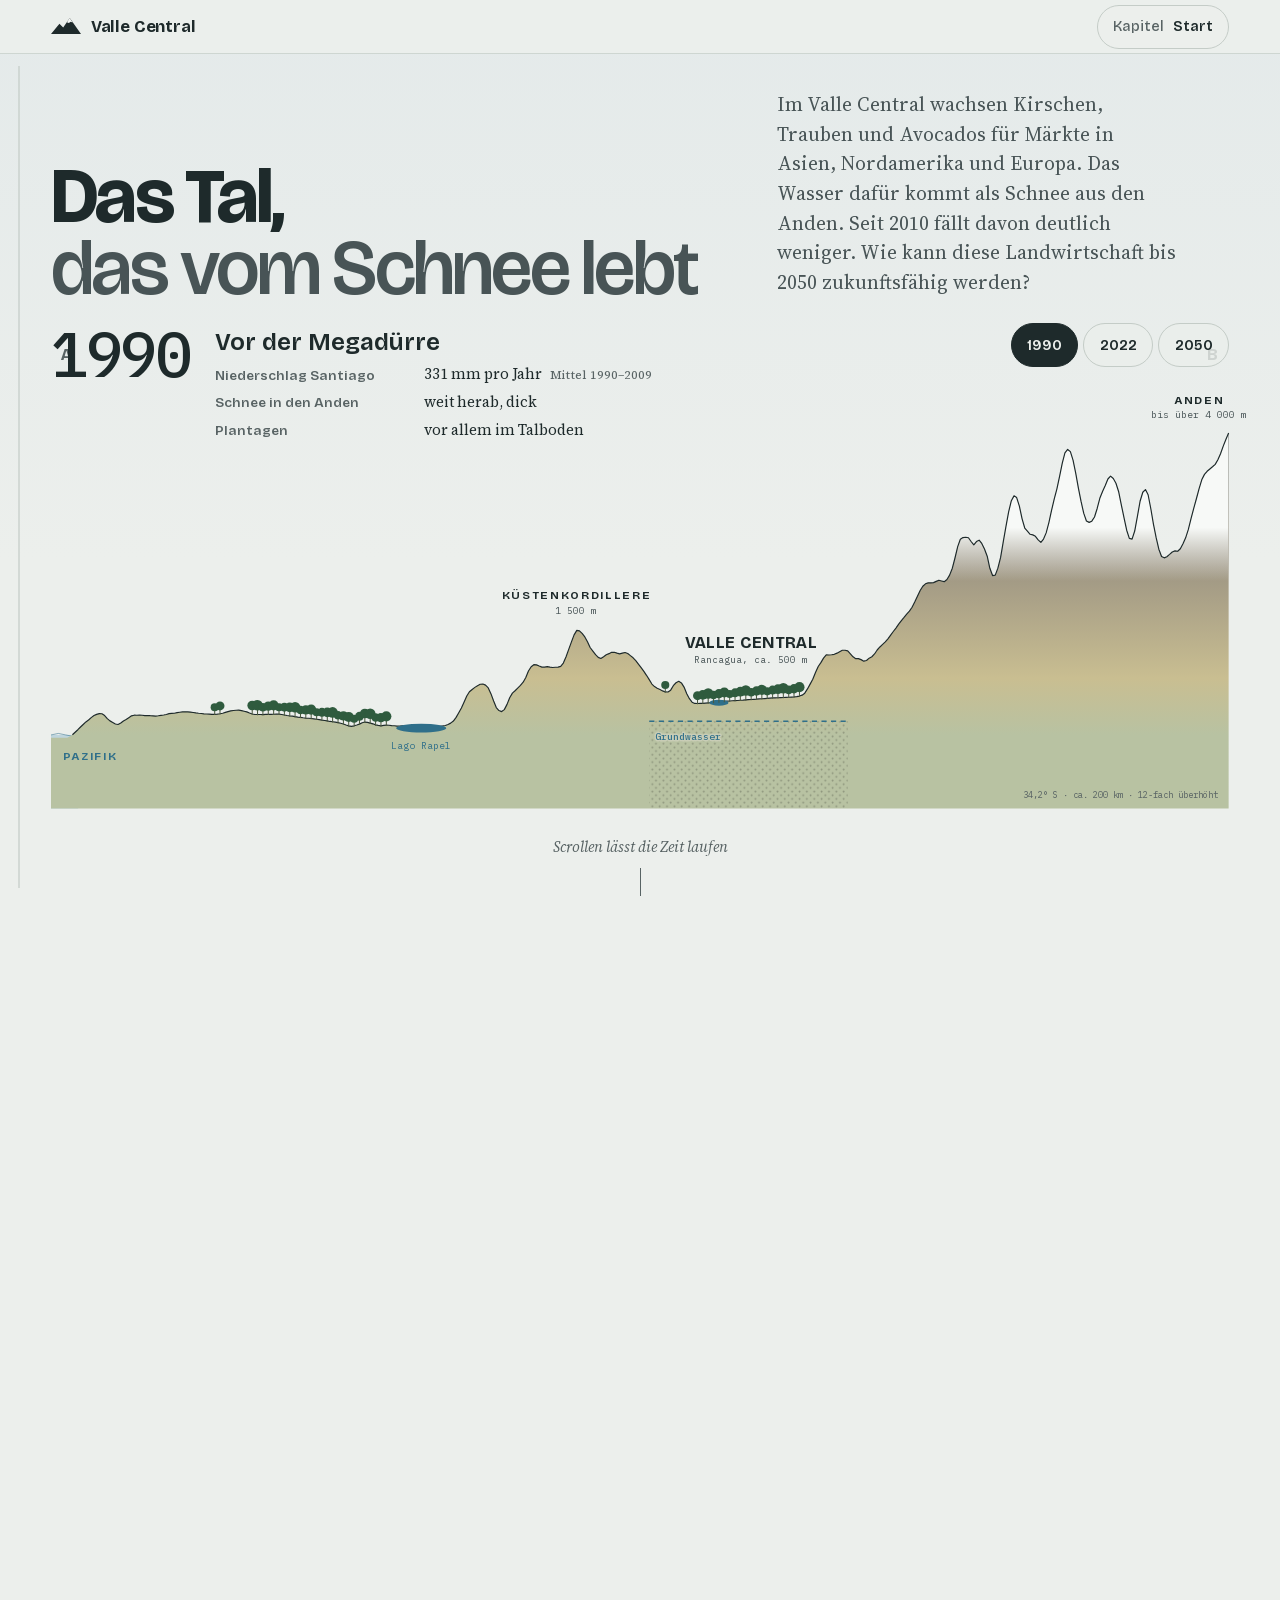
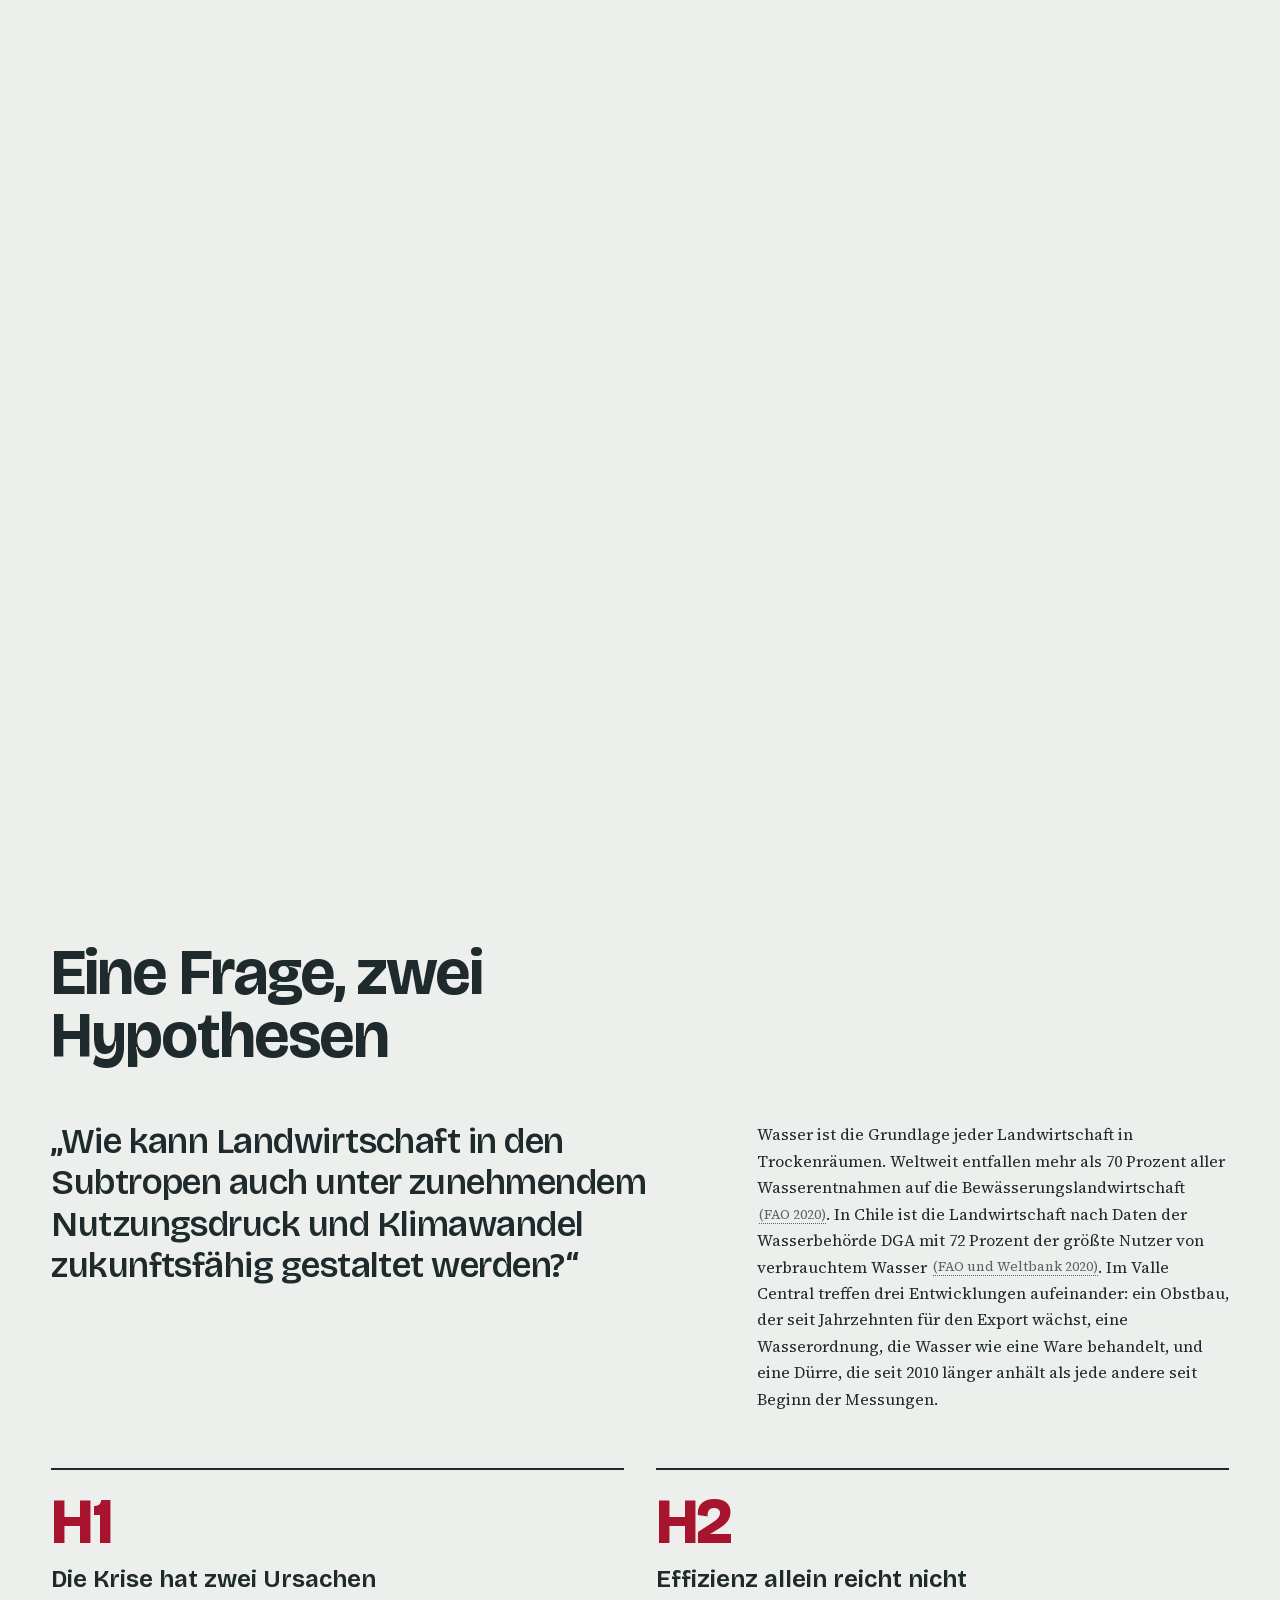
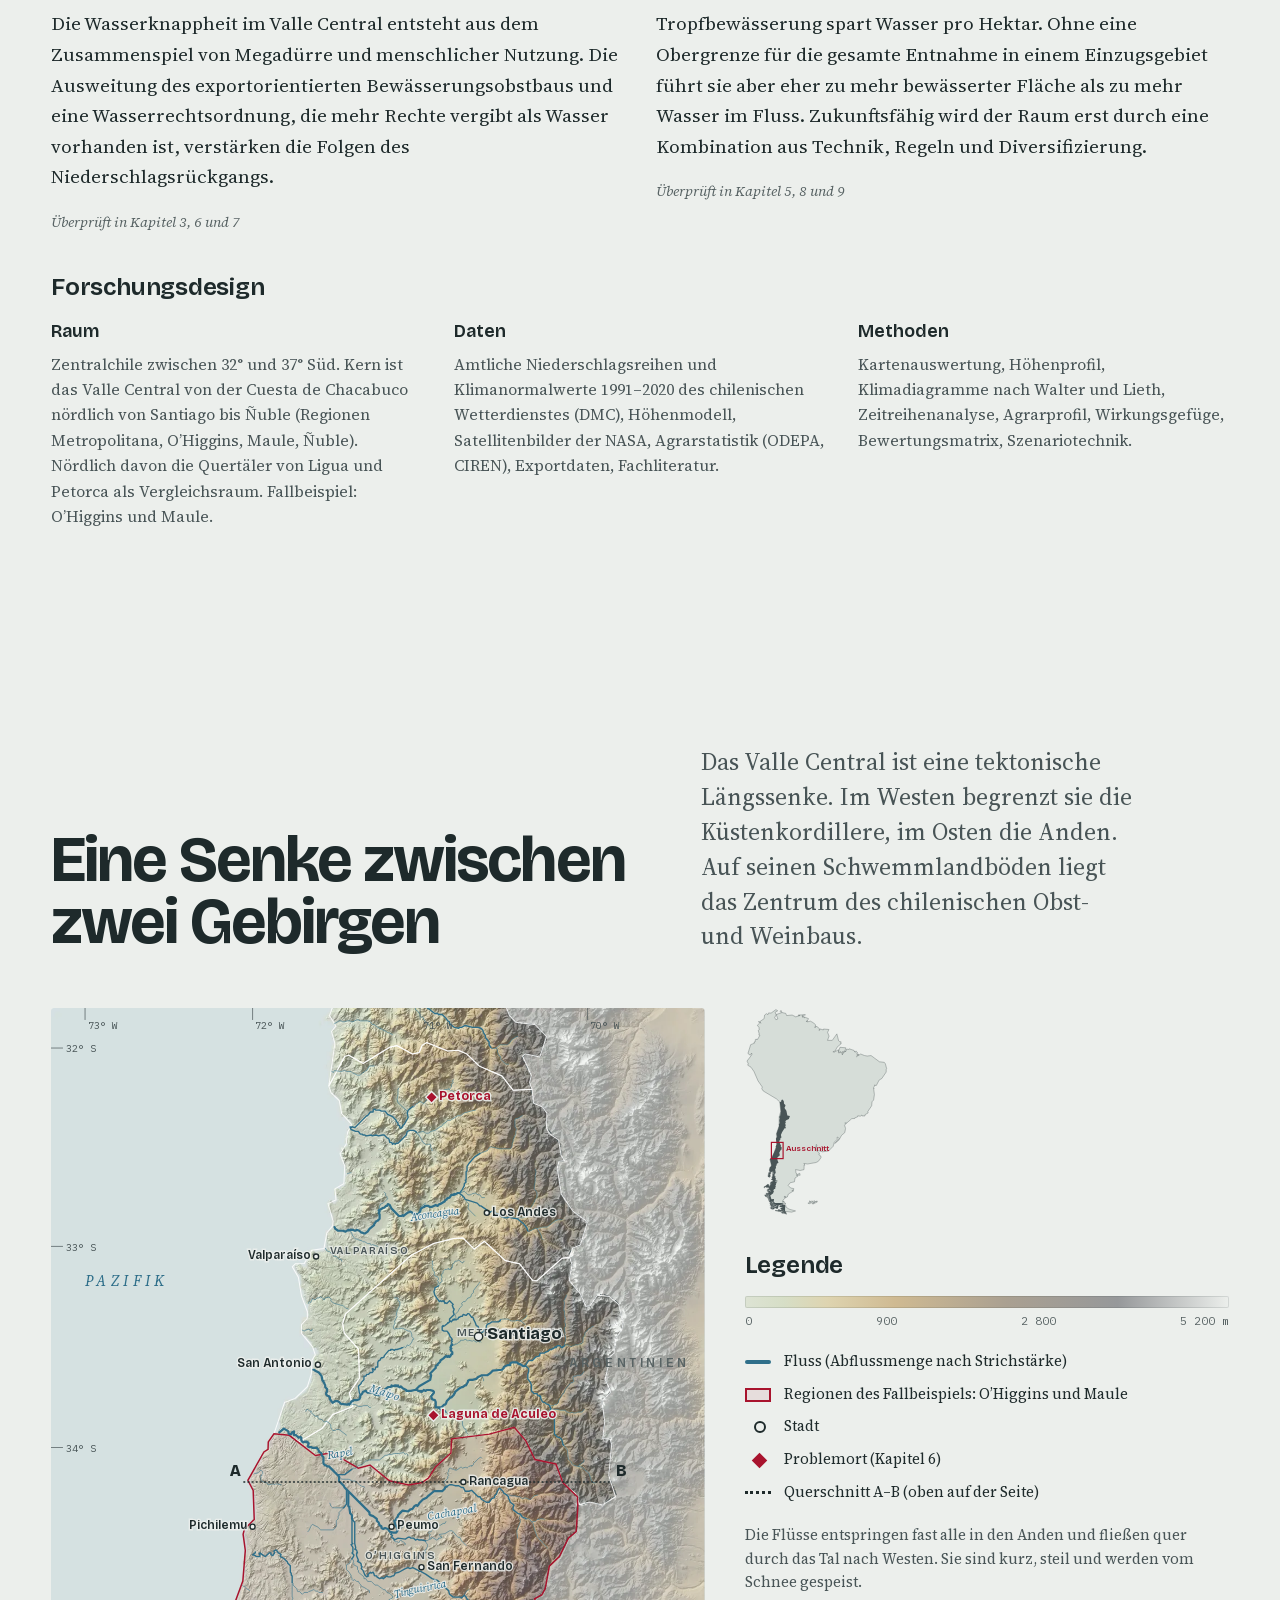
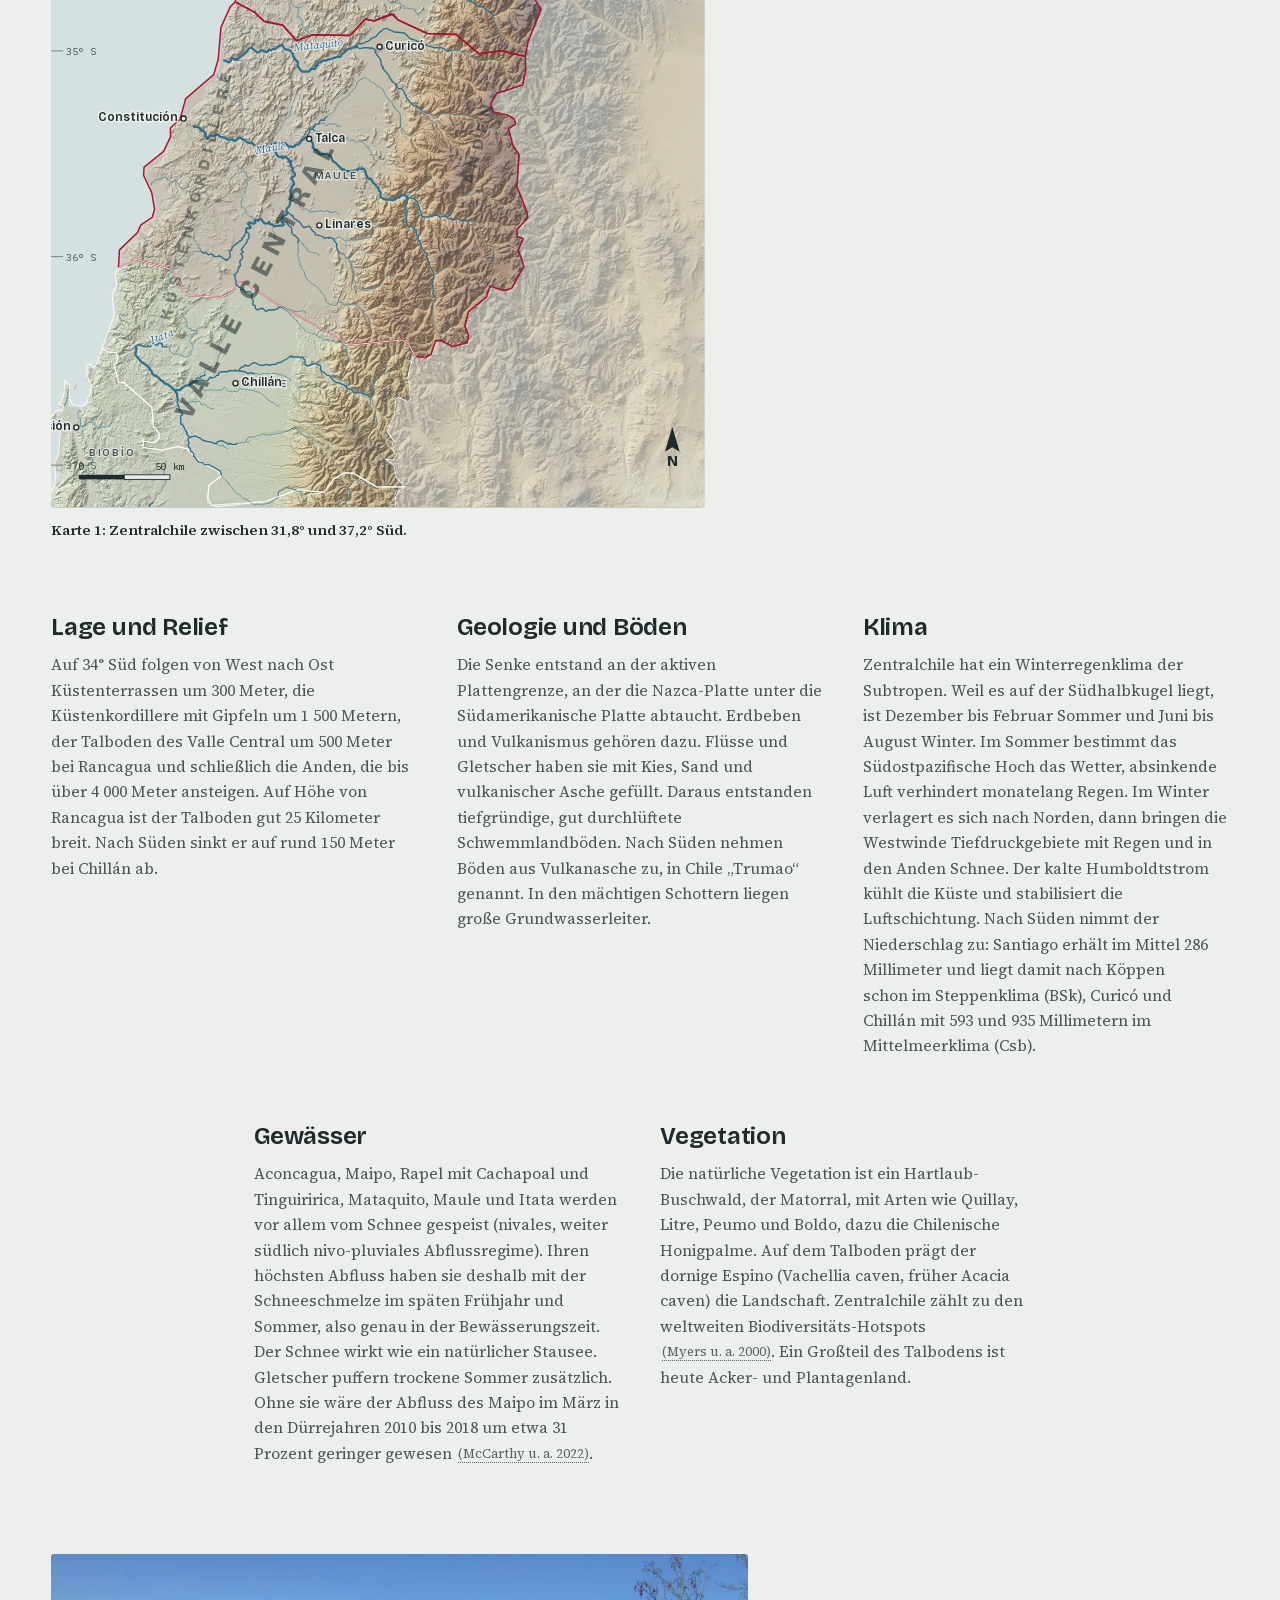
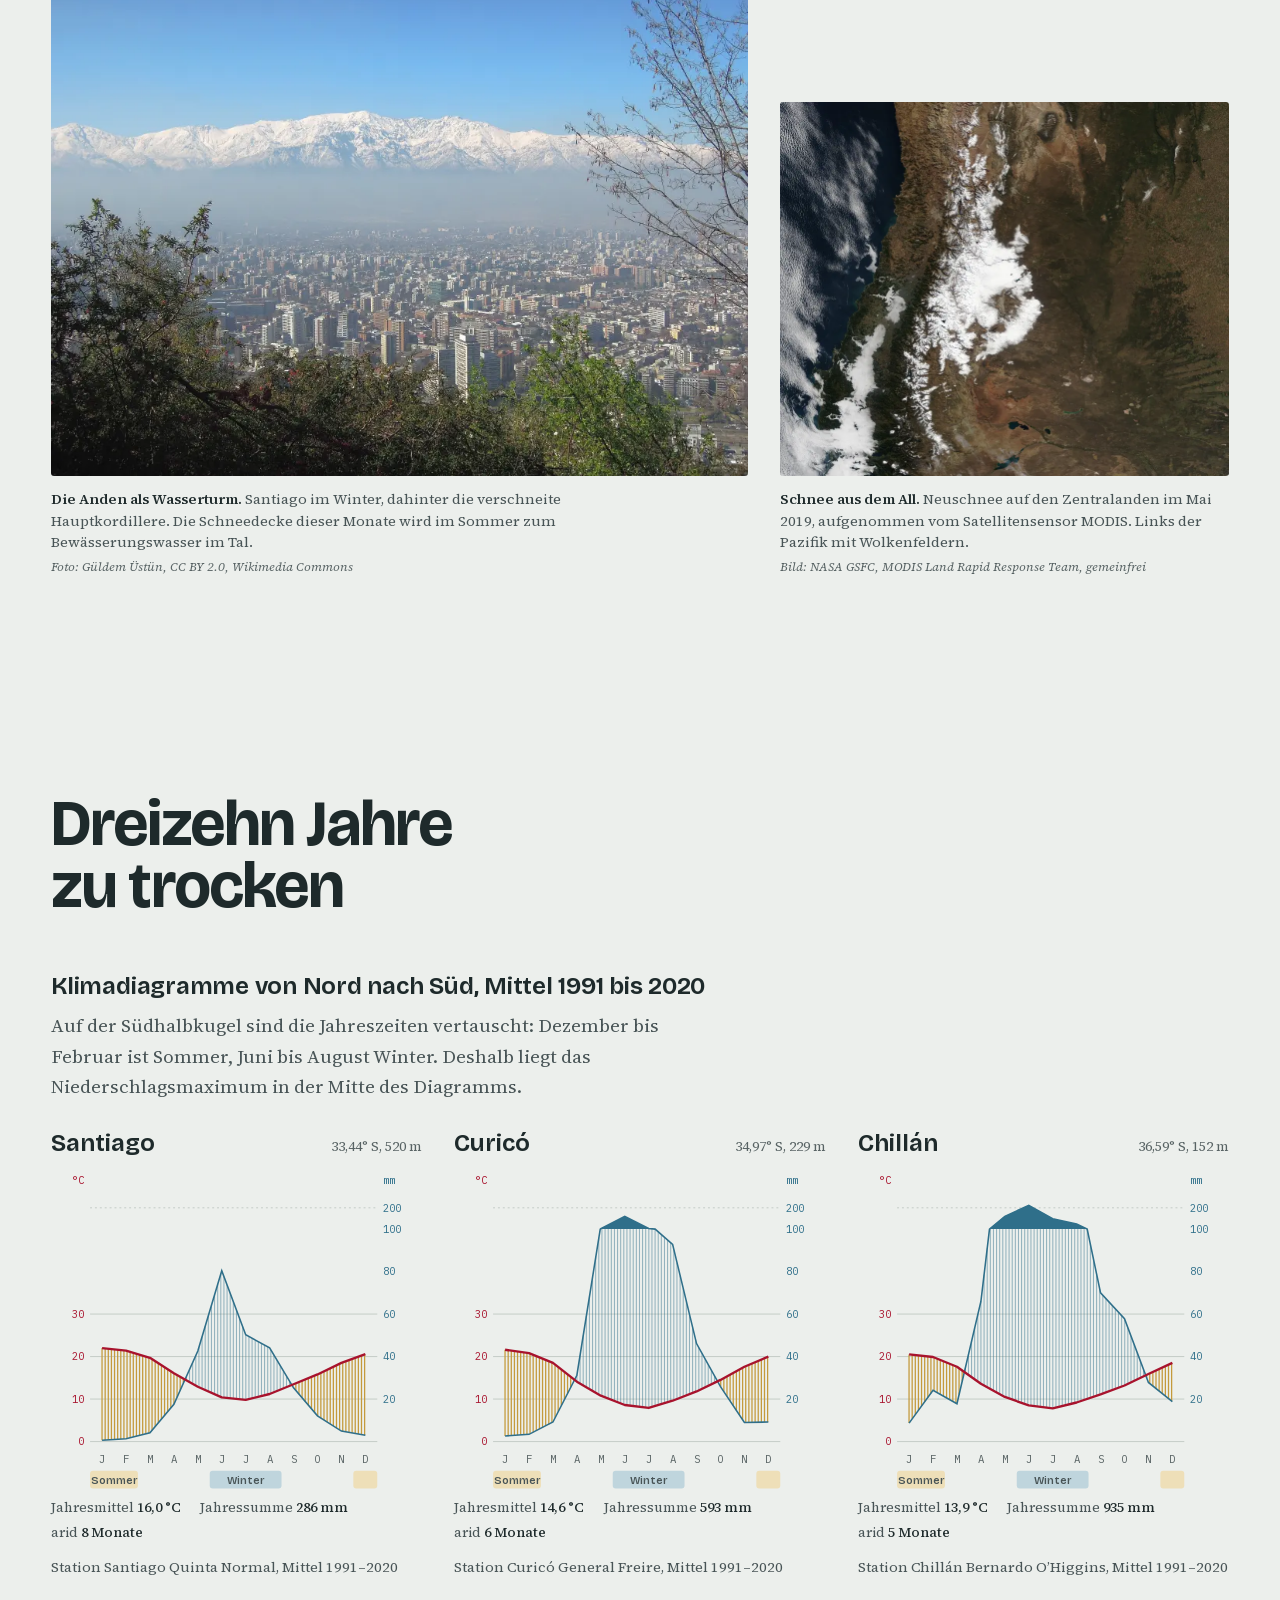
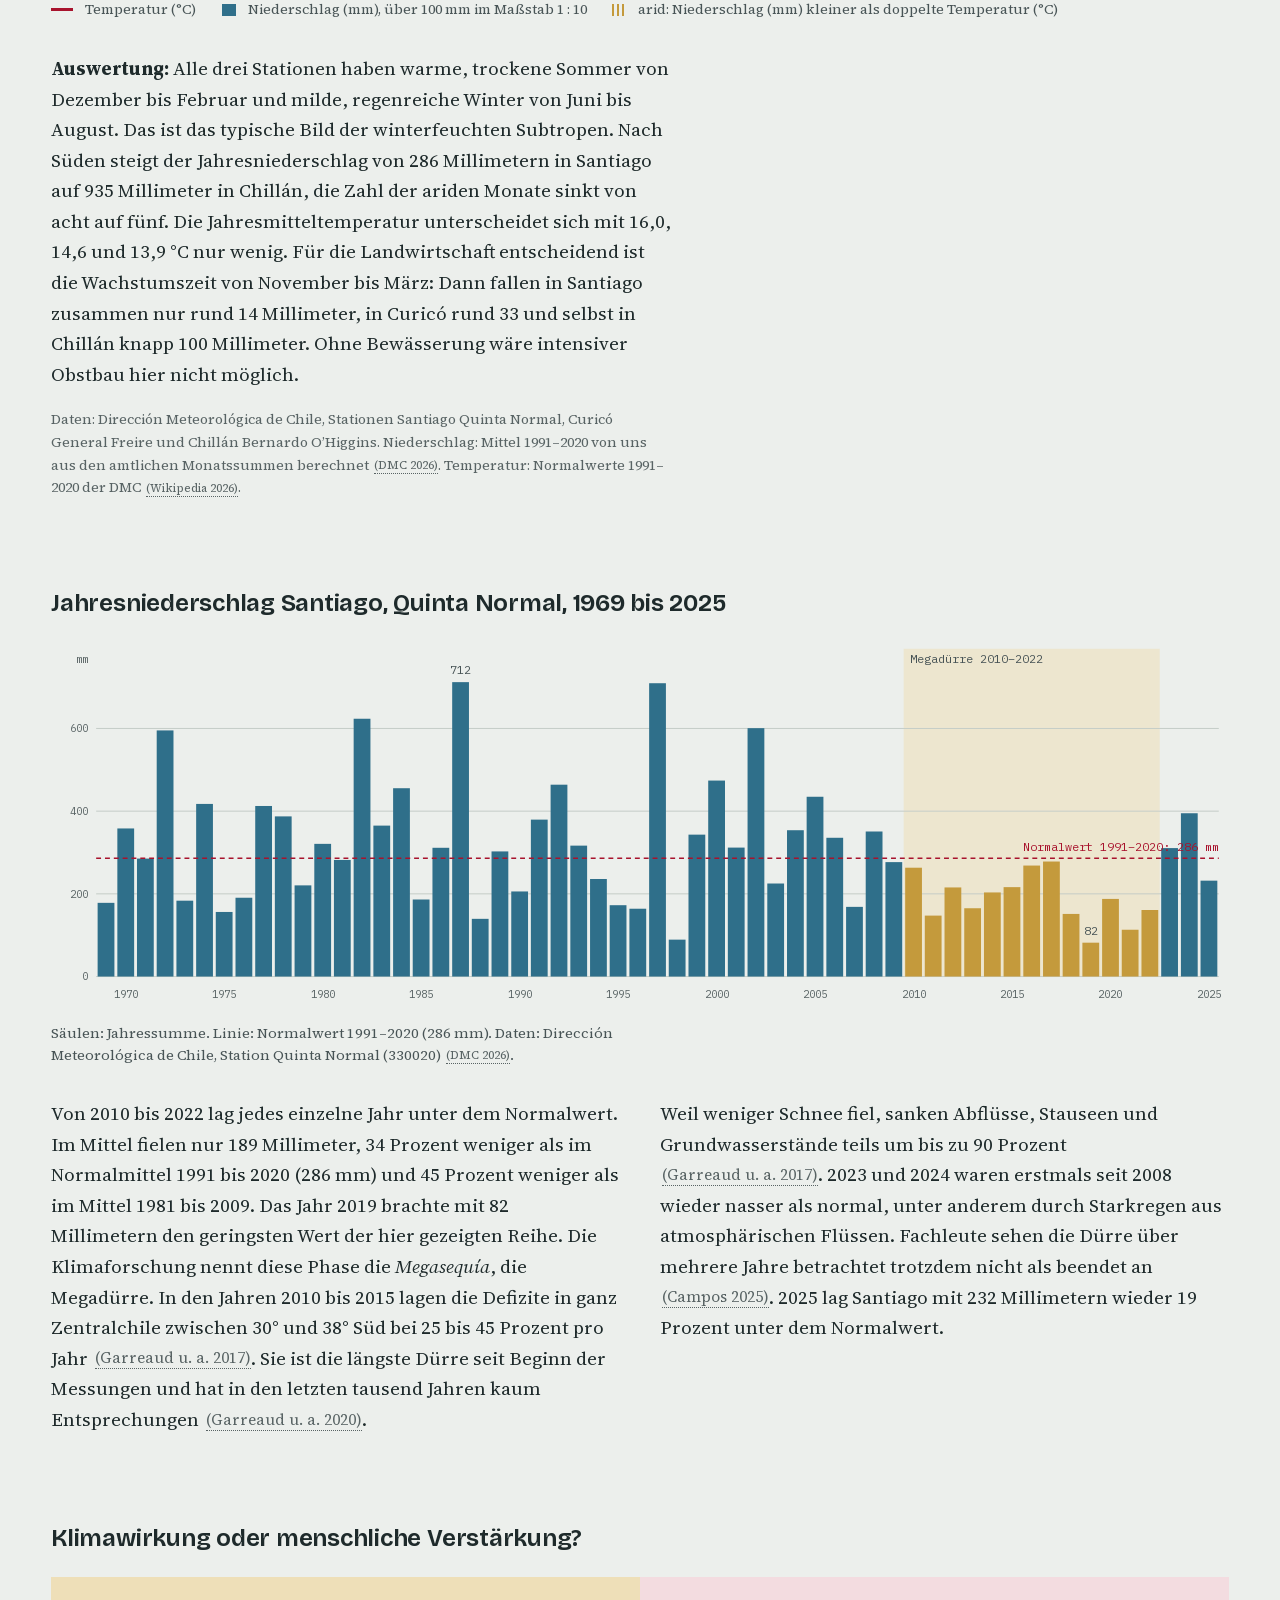
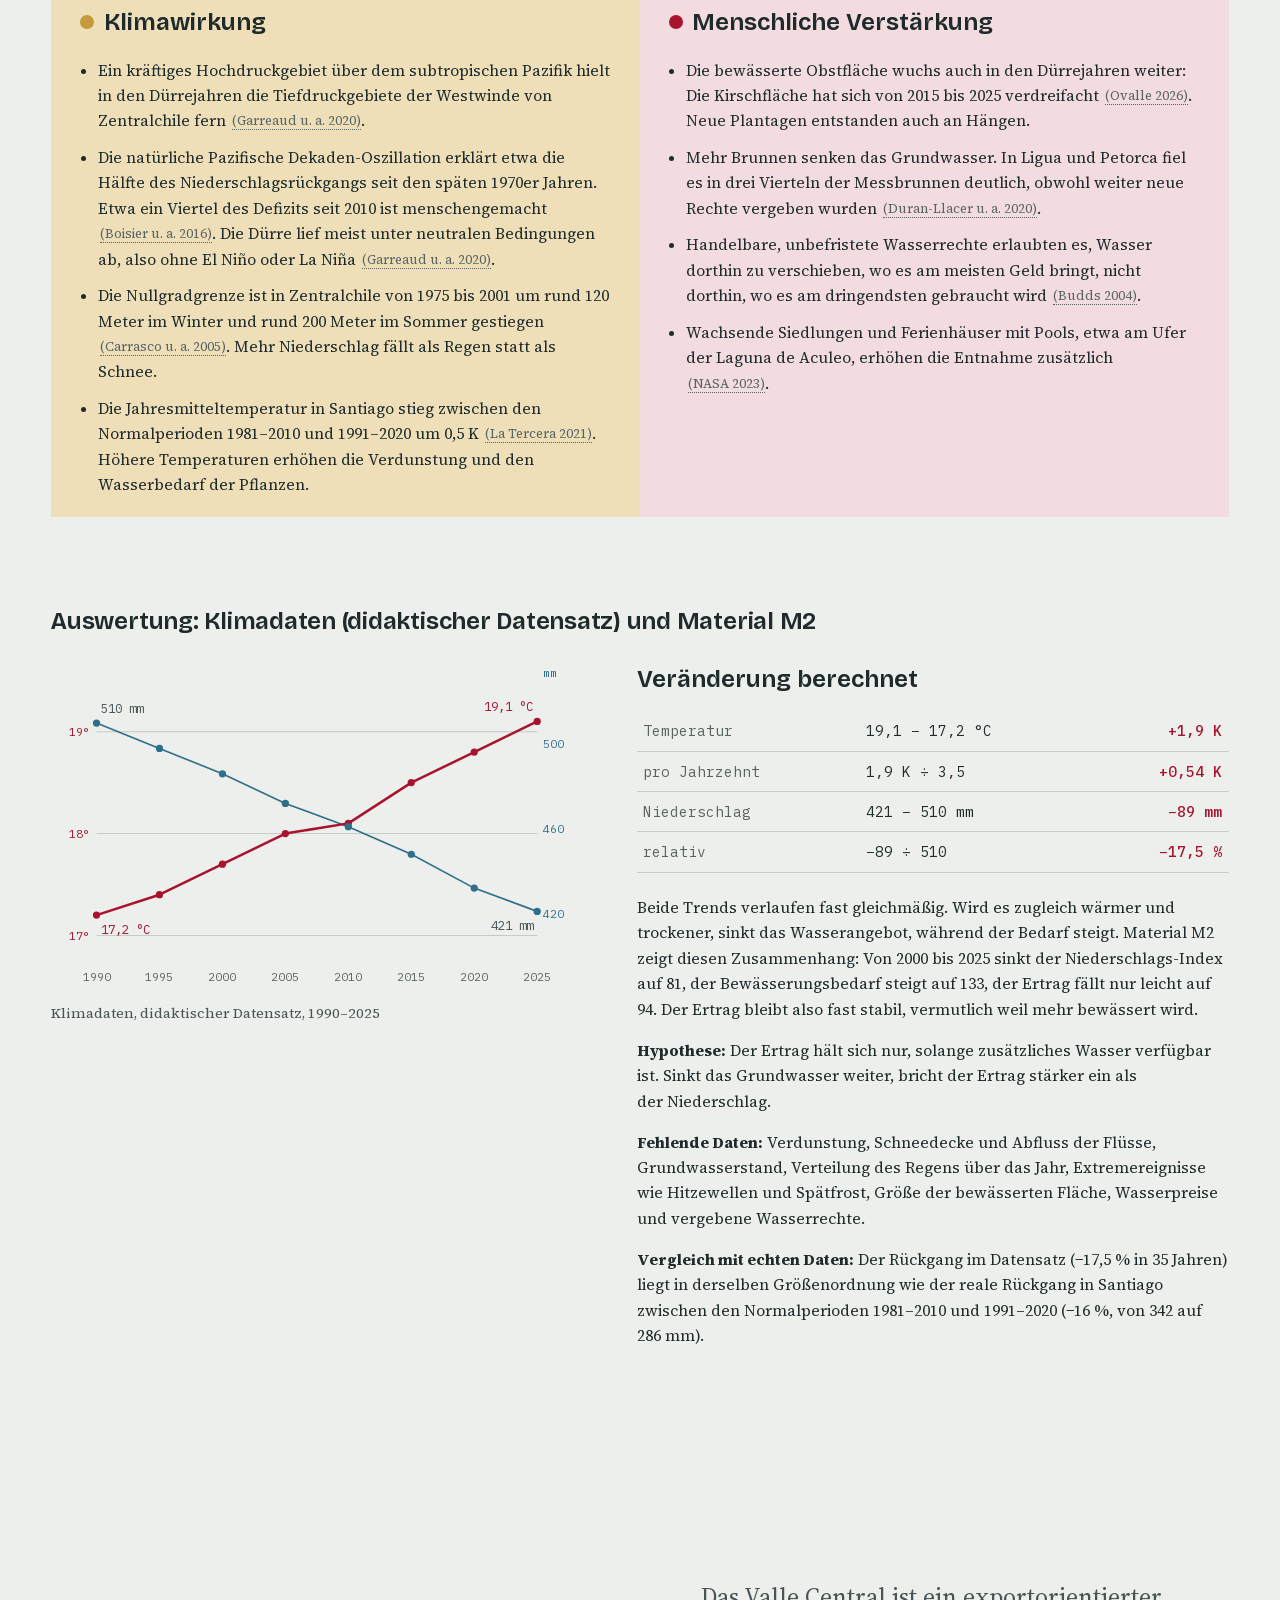
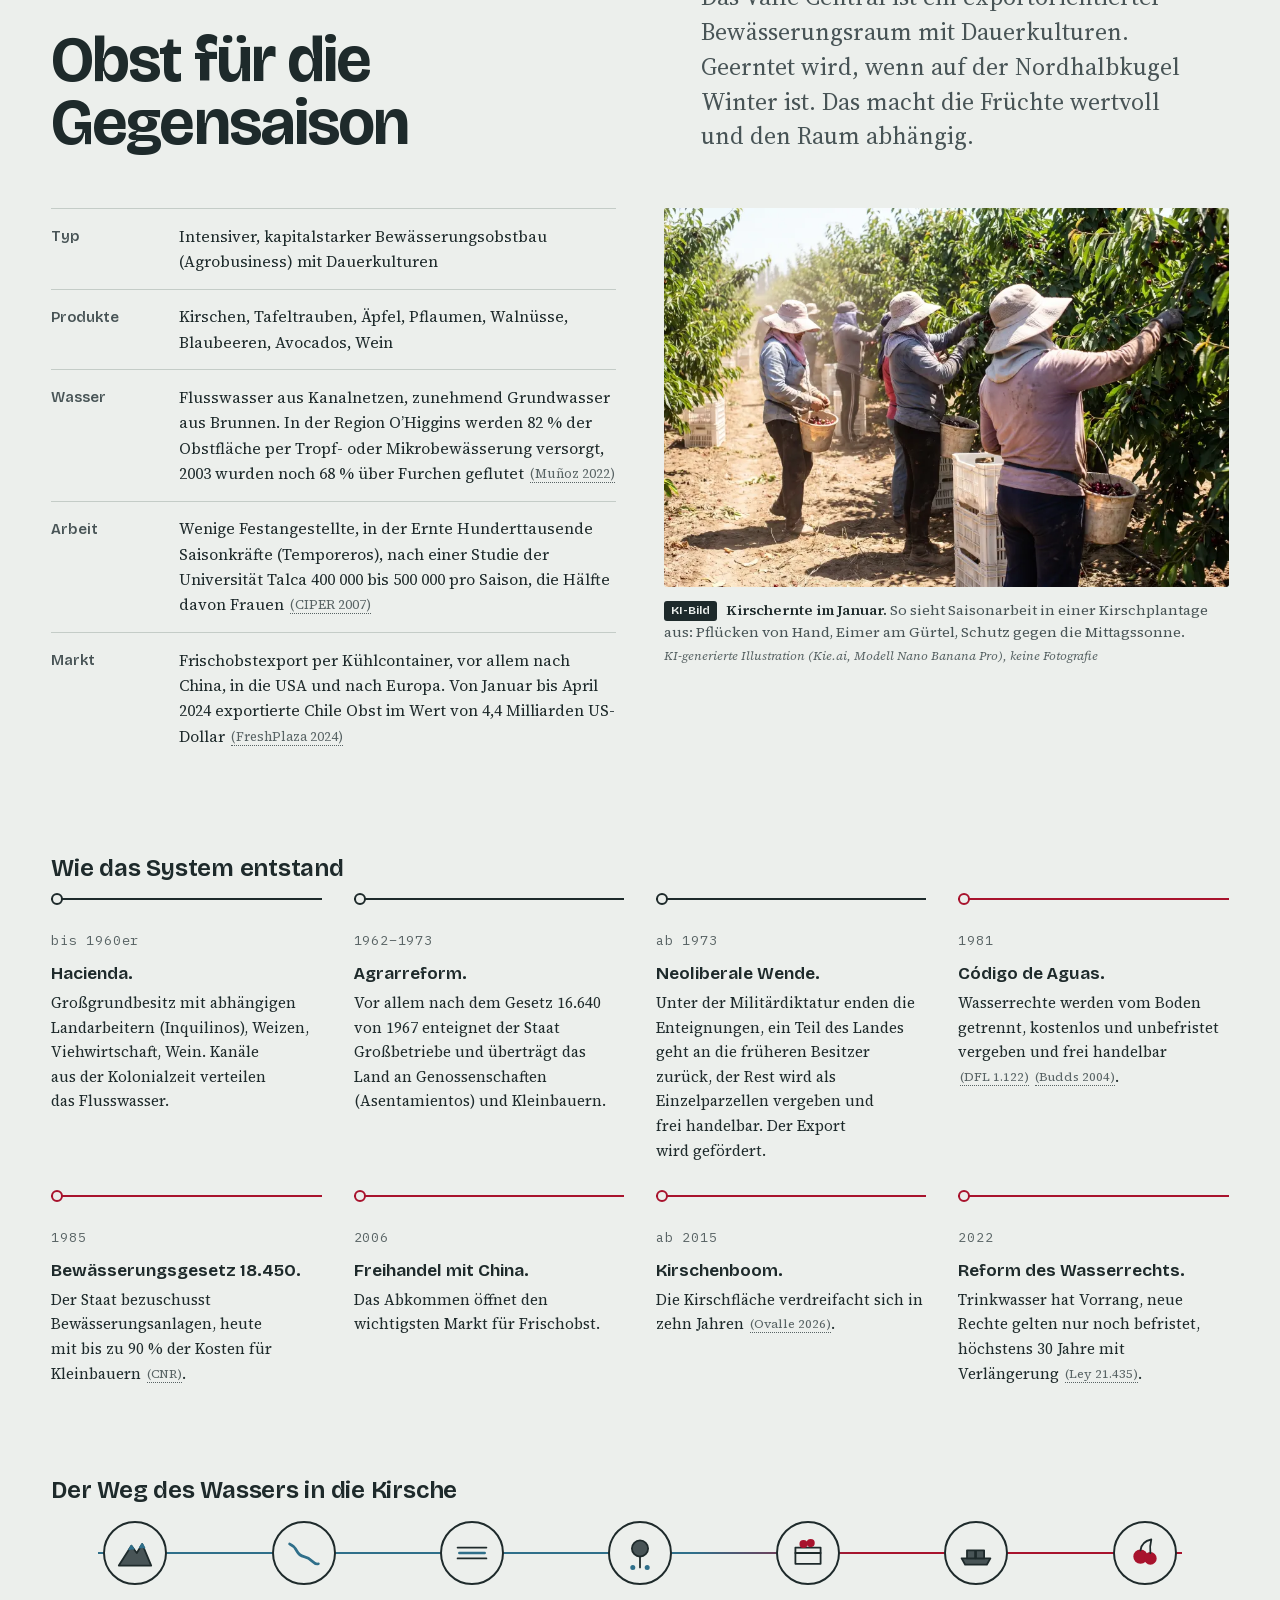
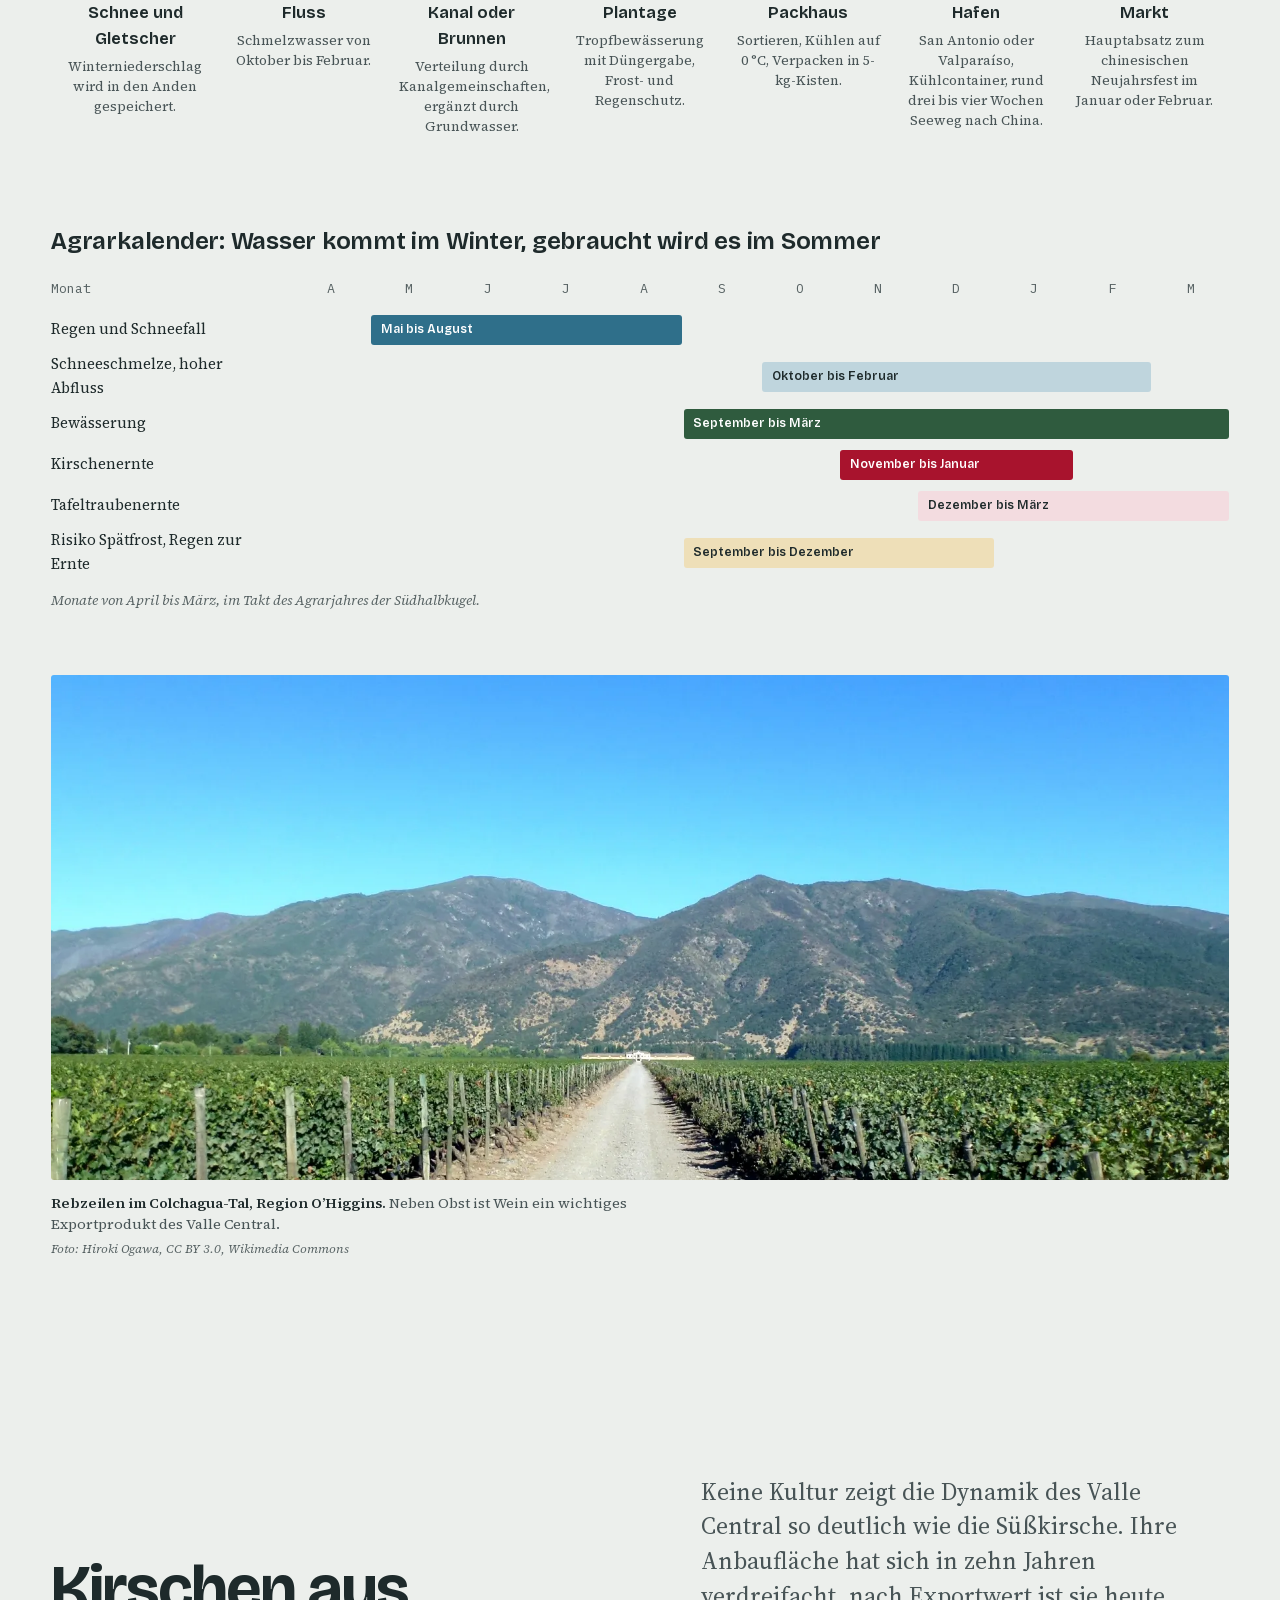
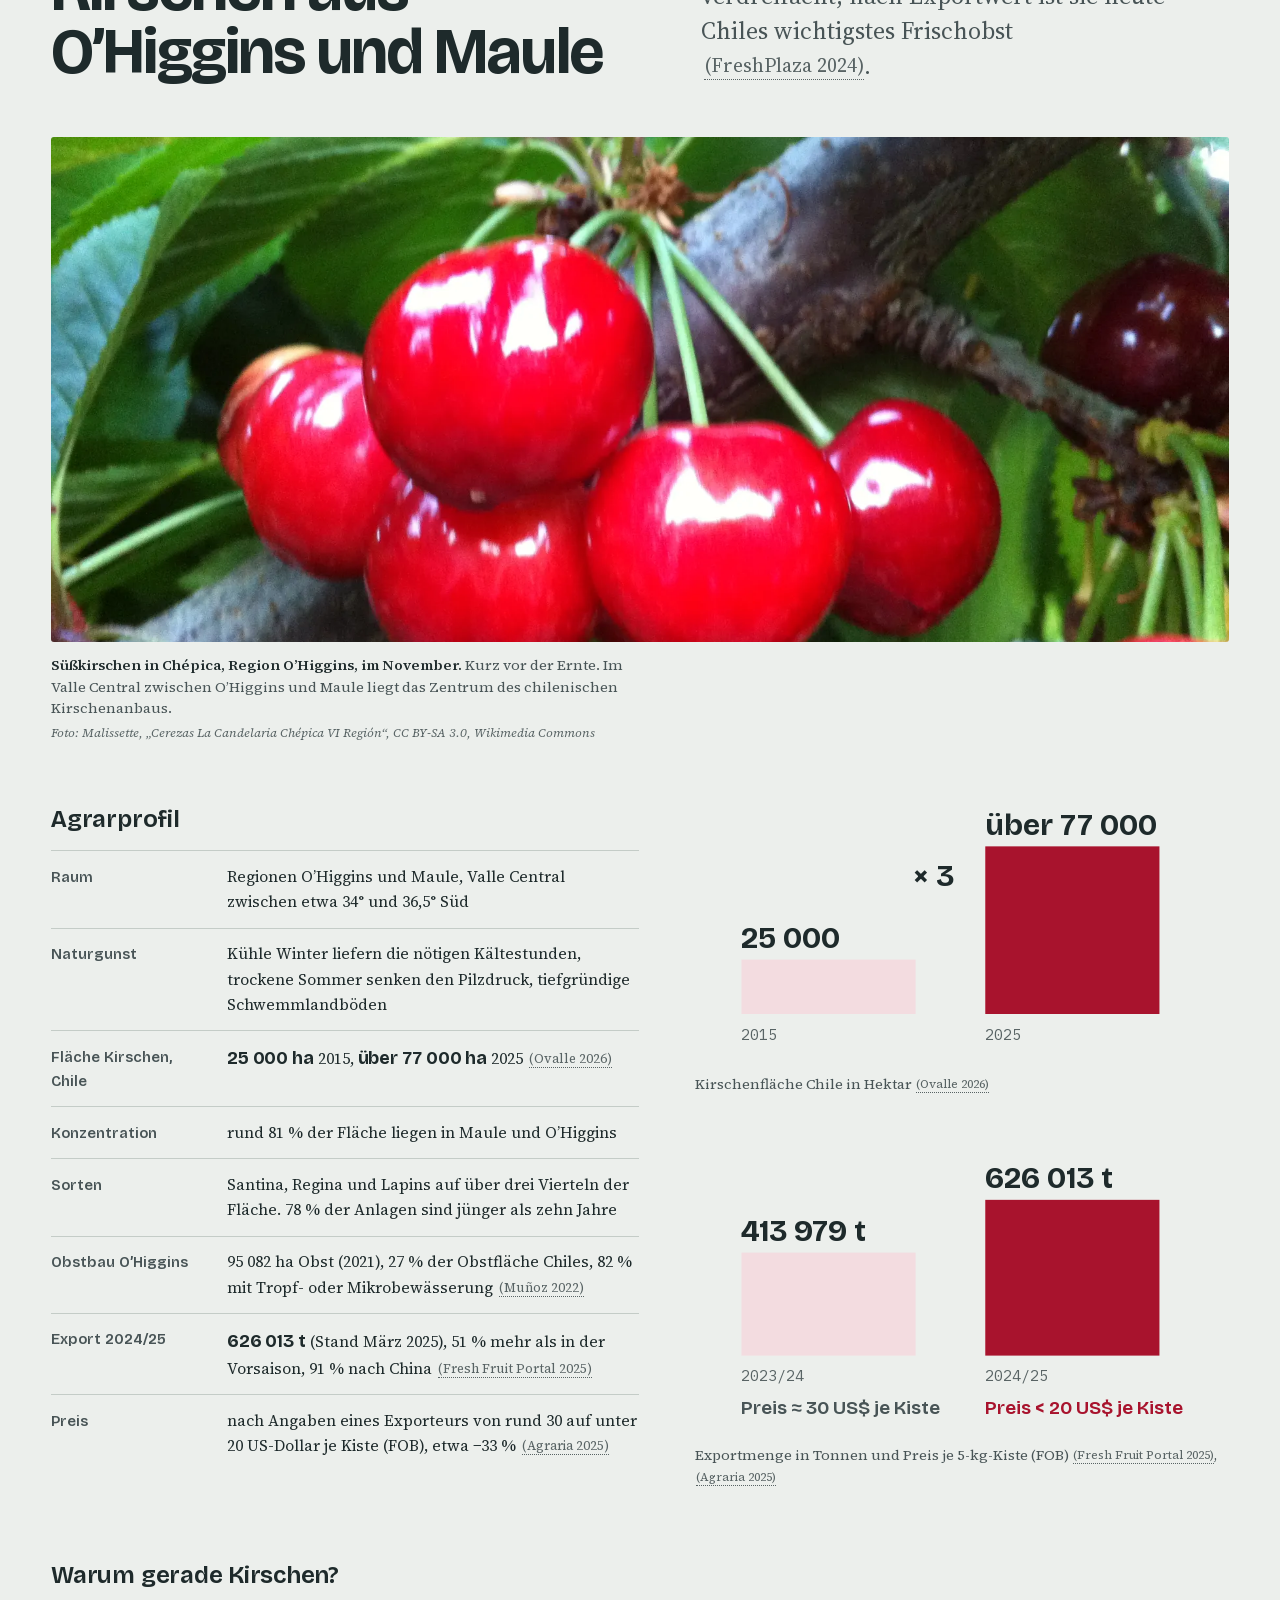
<file: site/index.html>
<!doctype html>
<html lang="de">
<head>
<meta charset="utf-8">
<meta name="viewport" content="width=device-width, initial-scale=1, viewport-fit=cover">
<title>Valle Central</title>
<meta name="description" content="Forschungswerkstatt Erdkunde LK Q1, Gruppe C: Exportobstbau, Wasserverfügbarkeit und Klimawandel im Valle Central von Zentralchile. Naturraum, Klimadaten, Nutzungssystem, Fallbeispiel, Probleme, Wirkungsgefüge, Anpassungsstrategien und Szenario 2050.">
<meta name="robots" content="noindex, nofollow">
<meta name="theme-color" content="#ECEFEC">
<link rel="preload" href="assets/fonts/bricolage-grotesque-normal-200-800-latin.woff2" as="font" type="font/woff2" crossorigin>
<link rel="stylesheet" href="assets/fonts/fonts.css?v=d58f00e7">
<link rel="stylesheet" href="assets/css/style.css?v=63e6270a">
<link rel="icon" href="data:image/svg+xml,%3Csvg xmlns='http://www.w3.org/2000/svg' viewBox='0 0 32 32'%3E%3Cpath d='M0 26 L9 15 L13 19 L20 6 L32 26Z' fill='%231E2A2B'/%3E%3Cpath d='M17 11.5 L20 6 L23.2 11.8 L21 10.6 L19 12.4Z' fill='%23fff'/%3E%3Ccircle cx='9' cy='27' r='3' fill='%23A8132D'/%3E%3C/svg%3E">
</head>
<body>
<a class="skip" href="#inhalt">Zum Inhalt springen</a>

<header class="kopf">
  <a class="marke" href="#start" aria-label="Zum Anfang">
    <svg viewBox="0 0 32 20" aria-hidden="true"><path d="M0 18 L9 7 L13 11 L20 1 L32 18Z"/><path class="marke-schnee" d="M17 5.4 L20 1 L23 5.6 L21 4.8 L19 6.2Z"/></svg>
    <span>Valle Central</span>
  </a>
  <nav class="kapitelnav" aria-label="Kapitel">
    <details>
      <summary><span class="kn-label">Kapitel</span> <span class="kn-aktuell" aria-live="polite">Start</span></summary>
      <ol>
        <li><a href="#leitfrage">Leitfrage und Hypothesen</a></li>
        <li><a href="#naturraum">Naturraum</a></li>
        <li><a href="#klima">Klimadaten</a></li>
        <li><a href="#nutzung">Nutzungssystem</a></li>
        <li><a href="#fallbeispiel">Fallbeispiel Kirschen</a></li>
        <li><a href="#probleme">Probleme</a></li>
        <li><a href="#wirkungsgefuege">Wirkungsgefüge</a></li>
        <li><a href="#strategien">Anpassungsstrategien</a></li>
        <li><a href="#szenario">Szenario 2050</a></li>
        <li><a href="#fazit">Fazit</a></li>
        <li><a href="#quellen">Quellen</a></li>
      </ol>
    </details>
  </nav>
</header>

<div class="wasserlinie" aria-hidden="true"><span></span></div>

<main id="inhalt">

<!-- ============ HERO ============ -->
<section id="start" class="hero" aria-labelledby="hero-titel">
  <div class="hero-text">
    <h1 id="hero-titel" class="hero-h1"><span class="zeile">Das Tal,</span> <span class="zeile">das vom Schnee lebt</span></h1>
    <p class="hero-lead">Im Valle Central wachsen Kirschen, Trauben und Avocados für Märkte in Asien, Nordamerika und Europa. Das Wasser dafür kommt als Schnee aus den Anden. Seit 2010 fällt davon deutlich weniger. Wie kann diese Landwirtschaft bis 2050 zukunftsfähig werden?</p>
  </div>

  <div class="hero-bild">
    <div class="zeitanzeige" aria-live="off">
      <p class="jahr" aria-hidden="true"><span class="jahr-zahl">1990</span></p>
      <p class="phase"><span class="phase-titel">Vor der Megadürre</span></p>
      <dl class="phase-fakten">
        <div><dt>Niederschlag Santiago</dt><dd class="pf-n">331 mm pro Jahr <small>Mittel 1990–2009</small></dd></div>
        <div><dt>Schnee in den Anden</dt><dd class="pf-s">weit herab, dick</dd></div>
        <div><dt>Plantagen</dt><dd class="pf-p">vor allem im Talboden</dd></div>
      </dl>
    </div>
    <svg class="profil " viewBox="0 0 1600 640" xmlns="http://www.w3.org/2000/svg" role="img" aria-labelledby="pf-t pf-d">
<title id="pf-t">West-Ost-Querschnitt durch Zentralchile bei 34,2 Grad Süd</title>
<desc id="pf-d">Echtes Höhenprofil von der Pazifikküste über die Küstenkordillere und das Valle Central bei Rancagua bis zum Andenhauptkamm an der Grenze zu Argentinien, rund 200 Kilometer, 12-fach überhöht. Schneedecke, Flüsse, Grundwasser und Obstplantagen sind schematisch ergänzt.</desc>
<defs>
<linearGradient id="pf-land" gradientUnits="userSpaceOnUse" x1="0" y1="540" x2="0" y2="112.5"><stop offset="0" stop-color="#B8C2A2"/><stop offset=".18" stop-color="#C9BE91"/><stop offset=".55" stop-color="#9C9483"/><stop offset="1" stop-color="#6F7572"/></linearGradient>
<clipPath id="pf-clip"><path d="M0.0,640.0 L0.0,543.8 L3.6,543.8 L7.3,543.8 L10.9,543.8 L14.6,543.8 L18.2,543.8 L21.9,543.8 L25.5,542.3 L29.1,539.8 L32.8,536.3 L36.5,532.9 L40.1,529.2 L43.7,525.8 L47.4,522.3 L51.0,519.8 L54.6,516.5 L58.4,513.7 L62.0,512.1 L65.6,511.1 L69.2,511.2 L72.9,513.7 L76.5,517.9 L80.1,520.9 L83.9,523.0 L87.5,525.1 L91.1,525.8 L94.8,523.7 L98.4,521.0 L102.0,519.0 L105.7,516.6 L109.4,514.1 L113.0,513.2 L116.6,513.3 L120.3,513.2 L123.9,513.3 L127.5,513.8 L131.2,513.9 L134.9,513.9 L138.5,514.1 L142.1,514.4 L145.8,514.0 L149.4,513.4 L153.1,512.9 L156.7,512.3 L160.4,511.1 L164.0,510.8 L167.6,510.6 L171.3,509.8 L175.0,509.2 L178.6,508.8 L182.2,508.6 L185.9,508.7 L189.5,509.0 L193.1,509.5 L196.8,510.1 L200.5,510.6 L204.1,510.9 L207.7,511.3 L211.4,511.6 L215.0,511.8 L218.6,512.0 L222.4,512.0 L226.0,511.7 L229.6,511.2 L233.3,510.5 L236.9,509.4 L240.5,508.3 L244.1,507.4 L247.9,506.8 L251.5,506.5 L255.1,506.4 L258.8,506.9 L262.4,507.8 L266.0,508.7 L269.7,510.2 L273.4,511.6 L277.0,512.3 L280.6,512.3 L284.3,512.3 L287.9,512.4 L291.6,512.0 L295.2,512.0 L298.9,512.1 L302.5,511.9 L306.1,511.6 L309.8,511.8 L313.4,512.2 L317.1,512.9 L320.7,513.6 L324.4,514.1 L328.0,514.5 L331.6,515.2 L335.3,515.8 L339.0,516.2 L342.6,516.7 L346.2,517.1 L349.9,517.3 L353.5,517.7 L357.1,518.1 L360.9,518.7 L364.5,519.3 L368.1,519.9 L371.8,520.4 L375.4,521.0 L379.0,521.7 L382.6,522.1 L386.4,522.6 L390.0,523.3 L393.6,524.2 L397.3,525.2 L400.9,526.5 L404.5,527.7 L408.2,528.3 L411.9,527.6 L415.5,526.5 L419.1,525.3 L422.8,523.4 L426.4,522.5 L430.0,523.0 L433.7,523.9 L437.4,524.9 L441.0,526.4 L444.6,527.1 L448.3,527.6 L451.9,527.1 L455.6,526.8 L459.2,526.9 L462.9,527.3 L466.5,527.5 L470.1,528.0 L473.8,527.9 L477.5,527.6 L481.1,527.3 L484.7,527.3 L488.4,527.4 L492.0,527.8 L495.6,528.4 L499.3,528.7 L503.0,528.8 L506.6,528.8 L510.3,528.9 L513.9,528.9 L517.5,528.9 L521.1,528.8 L524.9,528.6 L528.5,528.2 L532.1,527.8 L535.8,527.2 L539.4,525.8 L543.0,524.0 L546.7,521.2 L550.4,516.1 L554.0,509.9 L557.6,503.4 L561.3,495.3 L564.9,487.2 L568.5,481.4 L572.2,478.2 L575.9,475.4 L579.5,473.1 L583.1,471.2 L586.8,470.8 L590.4,472.3 L594.1,476.1 L597.7,483.9 L601.4,494.0 L605.0,502.8 L608.6,506.9 L612.3,508.3 L615.9,505.6 L619.6,498.5 L623.2,489.6 L626.9,483.2 L630.5,480.0 L634.1,476.4 L637.8,472.7 L641.5,468.4 L645.1,462.0 L648.7,453.2 L652.4,447.3 L656.0,444.6 L659.6,444.8 L663.3,446.4 L667.0,447.9 L670.6,447.9 L674.3,447.3 L677.9,447.9 L681.5,448.4 L685.2,448.1 L688.9,447.9 L692.5,446.9 L696.1,442.3 L699.8,433.8 L703.4,423.8 L707.0,413.9 L710.7,404.1 L714.4,397.9 L718.0,398.6 L721.6,402.1 L725.3,406.9 L728.9,413.4 L732.5,421.2 L736.2,426.0 L739.9,431.0 L743.5,434.6 L747.1,436.1 L750.8,433.7 L754.4,431.1 L758.1,429.6 L761.7,427.8 L765.4,427.7 L769.0,428.9 L772.6,429.9 L776.3,428.9 L780.0,428.0 L783.6,429.4 L787.2,432.3 L790.9,435.2 L794.5,439.0 L798.1,443.7 L801.8,448.7 L805.5,453.6 L809.1,459.0 L812.8,464.9 L816.4,470.9 L820.0,474.3 L823.6,476.6 L827.4,478.4 L831.0,480.2 L834.6,481.6 L838.3,481.7 L841.9,479.2 L845.5,473.1 L849.2,469.1 L852.9,467.2 L856.5,469.3 L860.1,475.0 L863.8,484.1 L867.4,490.8 L871.0,495.5 L874.7,497.2 L878.4,497.3 L882.0,497.2 L885.6,497.1 L889.3,496.8 L892.9,496.5 L896.6,496.2 L900.2,495.8 L903.9,495.5 L907.5,495.2 L911.1,494.9 L914.8,494.5 L918.4,494.1 L922.1,493.9 L925.7,493.6 L929.4,493.4 L933.0,493.2 L936.6,492.9 L940.3,492.7 L944.0,492.4 L947.6,492.1 L951.3,491.9 L954.9,491.6 L958.5,491.4 L962.1,491.1 L965.8,490.9 L969.5,490.6 L973.1,490.3 L976.8,490.0 L980.4,489.7 L984.0,489.6 L987.7,489.5 L991.4,489.3 L995.0,489.2 L998.6,489.0 L1002.3,488.8 L1005.9,488.6 L1009.5,488.4 L1013.2,487.9 L1016.9,487.2 L1020.5,486.0 L1024.1,483.3 L1027.8,477.5 L1031.4,471.0 L1035.0,464.3 L1038.7,455.1 L1042.4,447.0 L1046.0,441.8 L1049.6,435.6 L1053.3,431.1 L1056.9,431.4 L1060.6,431.1 L1064.2,430.5 L1067.9,428.9 L1071.5,426.9 L1075.1,425.0 L1078.8,425.0 L1082.5,425.9 L1086.1,429.8 L1089.7,433.9 L1093.4,436.4 L1097.0,436.3 L1100.6,437.7 L1104.3,439.8 L1108.0,438.9 L1111.6,435.7 L1115.3,433.8 L1118.9,430.0 L1122.5,424.6 L1126.2,420.5 L1129.9,417.0 L1133.5,413.6 L1137.1,409.4 L1140.8,404.3 L1144.4,399.5 L1148.0,394.8 L1151.7,389.5 L1155.4,384.7 L1159.0,380.4 L1162.6,375.8 L1166.3,371.8 L1169.9,366.5 L1173.5,359.5 L1177.2,351.6 L1180.9,343.8 L1184.5,338.0 L1188.1,334.7 L1191.8,333.4 L1195.4,333.3 L1199.1,333.1 L1202.7,331.4 L1206.4,329.8 L1210.0,330.8 L1213.6,331.8 L1217.3,328.9 L1220.9,322.9 L1224.6,313.5 L1228.2,299.6 L1231.9,284.1 L1235.5,274.2 L1239.1,271.9 L1242.8,271.4 L1246.5,272.1 L1250.1,277.2 L1253.8,281.8 L1257.4,277.3 L1261.0,275.4 L1264.6,279.9 L1268.3,287.5 L1272.0,297.2 L1275.6,313.6 L1279.3,323.5 L1282.9,322.9 L1286.5,313.4 L1290.2,298.9 L1293.9,277.1 L1297.5,256.6 L1301.1,237.0 L1304.8,221.8 L1308.4,215.2 L1312.0,217.5 L1315.7,229.2 L1319.4,246.4 L1323.0,258.9 L1326.6,263.0 L1330.3,267.4 L1333.9,268.2 L1337.5,270.1 L1341.2,275.0 L1344.9,278.4 L1348.5,273.9 L1352.1,265.5 L1355.8,251.5 L1359.4,235.0 L1363.1,219.3 L1366.7,205.6 L1370.4,188.3 L1374.0,170.7 L1377.6,156.9 L1381.3,152.1 L1385.0,155.1 L1388.6,166.6 L1392.3,184.6 L1395.9,204.8 L1399.5,222.7 L1403.1,238.7 L1406.8,249.3 L1410.5,251.2 L1414.1,249.6 L1417.8,243.9 L1421.4,232.3 L1425.0,218.5 L1428.7,209.2 L1432.4,201.2 L1436.0,192.3 L1439.6,188.3 L1443.3,191.6 L1446.9,198.0 L1450.5,209.2 L1454.2,227.3 L1457.9,245.2 L1461.5,261.9 L1465.1,273.0 L1468.8,273.9 L1472.4,263.0 L1476.0,243.5 L1479.7,222.5 L1483.4,210.3 L1487.0,206.6 L1490.6,213.7 L1494.3,232.7 L1497.9,253.9 L1501.6,272.3 L1505.2,287.7 L1508.9,297.5 L1512.5,299.4 L1516.1,297.9 L1519.8,294.7 L1523.4,291.4 L1527.1,290.0 L1530.8,290.5 L1534.4,287.1 L1538.0,280.2 L1541.6,272.2 L1545.3,260.8 L1549.0,245.7 L1552.6,232.1 L1556.3,218.8 L1559.9,205.3 L1563.5,193.4 L1567.2,186.0 L1570.8,181.8 L1574.5,178.7 L1578.1,175.7 L1581.8,172.4 L1585.4,166.2 L1589.0,157.9 L1592.7,147.6 L1596.4,138.3 L1600.0,129.9 L1600.0,640.0 Z"/></clipPath>
<linearGradient id="pf-schnee" x1="0" y1="0" x2="0" y2="1"><stop offset="0" stop-color="#F7F9F7"/><stop offset=".78" stop-color="#F7F9F7"/><stop offset="1" stop-color="#F7F9F7" stop-opacity="0"/></linearGradient>
<pattern id="pf-aq" width="10" height="10" patternUnits="userSpaceOnUse"><circle cx="2" cy="2" r="1.3"/><circle cx="7" cy="7" r="1.3"/></pattern>
</defs>
<rect class="pf-sea" x="0" y="540" width="36.8" height="100"/>
<path class="pf-wave" d="M0,540 q10,-4 20,0 t20,0 t20,0 t20,0 t20,0"/>
<path class="pf-land" fill="url(#pf-land)" d="M0.0,640.0 L0.0,543.8 L3.6,543.8 L7.3,543.8 L10.9,543.8 L14.6,543.8 L18.2,543.8 L21.9,543.8 L25.5,542.3 L29.1,539.8 L32.8,536.3 L36.5,532.9 L40.1,529.2 L43.7,525.8 L47.4,522.3 L51.0,519.8 L54.6,516.5 L58.4,513.7 L62.0,512.1 L65.6,511.1 L69.2,511.2 L72.9,513.7 L76.5,517.9 L80.1,520.9 L83.9,523.0 L87.5,525.1 L91.1,525.8 L94.8,523.7 L98.4,521.0 L102.0,519.0 L105.7,516.6 L109.4,514.1 L113.0,513.2 L116.6,513.3 L120.3,513.2 L123.9,513.3 L127.5,513.8 L131.2,513.9 L134.9,513.9 L138.5,514.1 L142.1,514.4 L145.8,514.0 L149.4,513.4 L153.1,512.9 L156.7,512.3 L160.4,511.1 L164.0,510.8 L167.6,510.6 L171.3,509.8 L175.0,509.2 L178.6,508.8 L182.2,508.6 L185.9,508.7 L189.5,509.0 L193.1,509.5 L196.8,510.1 L200.5,510.6 L204.1,510.9 L207.7,511.3 L211.4,511.6 L215.0,511.8 L218.6,512.0 L222.4,512.0 L226.0,511.7 L229.6,511.2 L233.3,510.5 L236.9,509.4 L240.5,508.3 L244.1,507.4 L247.9,506.8 L251.5,506.5 L255.1,506.4 L258.8,506.9 L262.4,507.8 L266.0,508.7 L269.7,510.2 L273.4,511.6 L277.0,512.3 L280.6,512.3 L284.3,512.3 L287.9,512.4 L291.6,512.0 L295.2,512.0 L298.9,512.1 L302.5,511.9 L306.1,511.6 L309.8,511.8 L313.4,512.2 L317.1,512.9 L320.7,513.6 L324.4,514.1 L328.0,514.5 L331.6,515.2 L335.3,515.8 L339.0,516.2 L342.6,516.7 L346.2,517.1 L349.9,517.3 L353.5,517.7 L357.1,518.1 L360.9,518.7 L364.5,519.3 L368.1,519.9 L371.8,520.4 L375.4,521.0 L379.0,521.7 L382.6,522.1 L386.4,522.6 L390.0,523.3 L393.6,524.2 L397.3,525.2 L400.9,526.5 L404.5,527.7 L408.2,528.3 L411.9,527.6 L415.5,526.5 L419.1,525.3 L422.8,523.4 L426.4,522.5 L430.0,523.0 L433.7,523.9 L437.4,524.9 L441.0,526.4 L444.6,527.1 L448.3,527.6 L451.9,527.1 L455.6,526.8 L459.2,526.9 L462.9,527.3 L466.5,527.5 L470.1,528.0 L473.8,527.9 L477.5,527.6 L481.1,527.3 L484.7,527.3 L488.4,527.4 L492.0,527.8 L495.6,528.4 L499.3,528.7 L503.0,528.8 L506.6,528.8 L510.3,528.9 L513.9,528.9 L517.5,528.9 L521.1,528.8 L524.9,528.6 L528.5,528.2 L532.1,527.8 L535.8,527.2 L539.4,525.8 L543.0,524.0 L546.7,521.2 L550.4,516.1 L554.0,509.9 L557.6,503.4 L561.3,495.3 L564.9,487.2 L568.5,481.4 L572.2,478.2 L575.9,475.4 L579.5,473.1 L583.1,471.2 L586.8,470.8 L590.4,472.3 L594.1,476.1 L597.7,483.9 L601.4,494.0 L605.0,502.8 L608.6,506.9 L612.3,508.3 L615.9,505.6 L619.6,498.5 L623.2,489.6 L626.9,483.2 L630.5,480.0 L634.1,476.4 L637.8,472.7 L641.5,468.4 L645.1,462.0 L648.7,453.2 L652.4,447.3 L656.0,444.6 L659.6,444.8 L663.3,446.4 L667.0,447.9 L670.6,447.9 L674.3,447.3 L677.9,447.9 L681.5,448.4 L685.2,448.1 L688.9,447.9 L692.5,446.9 L696.1,442.3 L699.8,433.8 L703.4,423.8 L707.0,413.9 L710.7,404.1 L714.4,397.9 L718.0,398.6 L721.6,402.1 L725.3,406.9 L728.9,413.4 L732.5,421.2 L736.2,426.0 L739.9,431.0 L743.5,434.6 L747.1,436.1 L750.8,433.7 L754.4,431.1 L758.1,429.6 L761.7,427.8 L765.4,427.7 L769.0,428.9 L772.6,429.9 L776.3,428.9 L780.0,428.0 L783.6,429.4 L787.2,432.3 L790.9,435.2 L794.5,439.0 L798.1,443.7 L801.8,448.7 L805.5,453.6 L809.1,459.0 L812.8,464.9 L816.4,470.9 L820.0,474.3 L823.6,476.6 L827.4,478.4 L831.0,480.2 L834.6,481.6 L838.3,481.7 L841.9,479.2 L845.5,473.1 L849.2,469.1 L852.9,467.2 L856.5,469.3 L860.1,475.0 L863.8,484.1 L867.4,490.8 L871.0,495.5 L874.7,497.2 L878.4,497.3 L882.0,497.2 L885.6,497.1 L889.3,496.8 L892.9,496.5 L896.6,496.2 L900.2,495.8 L903.9,495.5 L907.5,495.2 L911.1,494.9 L914.8,494.5 L918.4,494.1 L922.1,493.9 L925.7,493.6 L929.4,493.4 L933.0,493.2 L936.6,492.9 L940.3,492.7 L944.0,492.4 L947.6,492.1 L951.3,491.9 L954.9,491.6 L958.5,491.4 L962.1,491.1 L965.8,490.9 L969.5,490.6 L973.1,490.3 L976.8,490.0 L980.4,489.7 L984.0,489.6 L987.7,489.5 L991.4,489.3 L995.0,489.2 L998.6,489.0 L1002.3,488.8 L1005.9,488.6 L1009.5,488.4 L1013.2,487.9 L1016.9,487.2 L1020.5,486.0 L1024.1,483.3 L1027.8,477.5 L1031.4,471.0 L1035.0,464.3 L1038.7,455.1 L1042.4,447.0 L1046.0,441.8 L1049.6,435.6 L1053.3,431.1 L1056.9,431.4 L1060.6,431.1 L1064.2,430.5 L1067.9,428.9 L1071.5,426.9 L1075.1,425.0 L1078.8,425.0 L1082.5,425.9 L1086.1,429.8 L1089.7,433.9 L1093.4,436.4 L1097.0,436.3 L1100.6,437.7 L1104.3,439.8 L1108.0,438.9 L1111.6,435.7 L1115.3,433.8 L1118.9,430.0 L1122.5,424.6 L1126.2,420.5 L1129.9,417.0 L1133.5,413.6 L1137.1,409.4 L1140.8,404.3 L1144.4,399.5 L1148.0,394.8 L1151.7,389.5 L1155.4,384.7 L1159.0,380.4 L1162.6,375.8 L1166.3,371.8 L1169.9,366.5 L1173.5,359.5 L1177.2,351.6 L1180.9,343.8 L1184.5,338.0 L1188.1,334.7 L1191.8,333.4 L1195.4,333.3 L1199.1,333.1 L1202.7,331.4 L1206.4,329.8 L1210.0,330.8 L1213.6,331.8 L1217.3,328.9 L1220.9,322.9 L1224.6,313.5 L1228.2,299.6 L1231.9,284.1 L1235.5,274.2 L1239.1,271.9 L1242.8,271.4 L1246.5,272.1 L1250.1,277.2 L1253.8,281.8 L1257.4,277.3 L1261.0,275.4 L1264.6,279.9 L1268.3,287.5 L1272.0,297.2 L1275.6,313.6 L1279.3,323.5 L1282.9,322.9 L1286.5,313.4 L1290.2,298.9 L1293.9,277.1 L1297.5,256.6 L1301.1,237.0 L1304.8,221.8 L1308.4,215.2 L1312.0,217.5 L1315.7,229.2 L1319.4,246.4 L1323.0,258.9 L1326.6,263.0 L1330.3,267.4 L1333.9,268.2 L1337.5,270.1 L1341.2,275.0 L1344.9,278.4 L1348.5,273.9 L1352.1,265.5 L1355.8,251.5 L1359.4,235.0 L1363.1,219.3 L1366.7,205.6 L1370.4,188.3 L1374.0,170.7 L1377.6,156.9 L1381.3,152.1 L1385.0,155.1 L1388.6,166.6 L1392.3,184.6 L1395.9,204.8 L1399.5,222.7 L1403.1,238.7 L1406.8,249.3 L1410.5,251.2 L1414.1,249.6 L1417.8,243.9 L1421.4,232.3 L1425.0,218.5 L1428.7,209.2 L1432.4,201.2 L1436.0,192.3 L1439.6,188.3 L1443.3,191.6 L1446.9,198.0 L1450.5,209.2 L1454.2,227.3 L1457.9,245.2 L1461.5,261.9 L1465.1,273.0 L1468.8,273.9 L1472.4,263.0 L1476.0,243.5 L1479.7,222.5 L1483.4,210.3 L1487.0,206.6 L1490.6,213.7 L1494.3,232.7 L1497.9,253.9 L1501.6,272.3 L1505.2,287.7 L1508.9,297.5 L1512.5,299.4 L1516.1,297.9 L1519.8,294.7 L1523.4,291.4 L1527.1,290.0 L1530.8,290.5 L1534.4,287.1 L1538.0,280.2 L1541.6,272.2 L1545.3,260.8 L1549.0,245.7 L1552.6,232.1 L1556.3,218.8 L1559.9,205.3 L1563.5,193.4 L1567.2,186.0 L1570.8,181.8 L1574.5,178.7 L1578.1,175.7 L1581.8,172.4 L1585.4,166.2 L1589.0,157.9 L1592.7,147.6 L1596.4,138.3 L1600.0,129.9 L1600.0,640.0 Z"/>
<path class="pf-dry" d="M0.0,640.0 L0.0,543.8 L3.6,543.8 L7.3,543.8 L10.9,543.8 L14.6,543.8 L18.2,543.8 L21.9,543.8 L25.5,542.3 L29.1,539.8 L32.8,536.3 L36.5,532.9 L40.1,529.2 L43.7,525.8 L47.4,522.3 L51.0,519.8 L54.6,516.5 L58.4,513.7 L62.0,512.1 L65.6,511.1 L69.2,511.2 L72.9,513.7 L76.5,517.9 L80.1,520.9 L83.9,523.0 L87.5,525.1 L91.1,525.8 L94.8,523.7 L98.4,521.0 L102.0,519.0 L105.7,516.6 L109.4,514.1 L113.0,513.2 L116.6,513.3 L120.3,513.2 L123.9,513.3 L127.5,513.8 L131.2,513.9 L134.9,513.9 L138.5,514.1 L142.1,514.4 L145.8,514.0 L149.4,513.4 L153.1,512.9 L156.7,512.3 L160.4,511.1 L164.0,510.8 L167.6,510.6 L171.3,509.8 L175.0,509.2 L178.6,508.8 L182.2,508.6 L185.9,508.7 L189.5,509.0 L193.1,509.5 L196.8,510.1 L200.5,510.6 L204.1,510.9 L207.7,511.3 L211.4,511.6 L215.0,511.8 L218.6,512.0 L222.4,512.0 L226.0,511.7 L229.6,511.2 L233.3,510.5 L236.9,509.4 L240.5,508.3 L244.1,507.4 L247.9,506.8 L251.5,506.5 L255.1,506.4 L258.8,506.9 L262.4,507.8 L266.0,508.7 L269.7,510.2 L273.4,511.6 L277.0,512.3 L280.6,512.3 L284.3,512.3 L287.9,512.4 L291.6,512.0 L295.2,512.0 L298.9,512.1 L302.5,511.9 L306.1,511.6 L309.8,511.8 L313.4,512.2 L317.1,512.9 L320.7,513.6 L324.4,514.1 L328.0,514.5 L331.6,515.2 L335.3,515.8 L339.0,516.2 L342.6,516.7 L346.2,517.1 L349.9,517.3 L353.5,517.7 L357.1,518.1 L360.9,518.7 L364.5,519.3 L368.1,519.9 L371.8,520.4 L375.4,521.0 L379.0,521.7 L382.6,522.1 L386.4,522.6 L390.0,523.3 L393.6,524.2 L397.3,525.2 L400.9,526.5 L404.5,527.7 L408.2,528.3 L411.9,527.6 L415.5,526.5 L419.1,525.3 L422.8,523.4 L426.4,522.5 L430.0,523.0 L433.7,523.9 L437.4,524.9 L441.0,526.4 L444.6,527.1 L448.3,527.6 L451.9,527.1 L455.6,526.8 L459.2,526.9 L462.9,527.3 L466.5,527.5 L470.1,528.0 L473.8,527.9 L477.5,527.6 L481.1,527.3 L484.7,527.3 L488.4,527.4 L492.0,527.8 L495.6,528.4 L499.3,528.7 L503.0,528.8 L506.6,528.8 L510.3,528.9 L513.9,528.9 L517.5,528.9 L521.1,528.8 L524.9,528.6 L528.5,528.2 L532.1,527.8 L535.8,527.2 L539.4,525.8 L543.0,524.0 L546.7,521.2 L550.4,516.1 L554.0,509.9 L557.6,503.4 L561.3,495.3 L564.9,487.2 L568.5,481.4 L572.2,478.2 L575.9,475.4 L579.5,473.1 L583.1,471.2 L586.8,470.8 L590.4,472.3 L594.1,476.1 L597.7,483.9 L601.4,494.0 L605.0,502.8 L608.6,506.9 L612.3,508.3 L615.9,505.6 L619.6,498.5 L623.2,489.6 L626.9,483.2 L630.5,480.0 L634.1,476.4 L637.8,472.7 L641.5,468.4 L645.1,462.0 L648.7,453.2 L652.4,447.3 L656.0,444.6 L659.6,444.8 L663.3,446.4 L667.0,447.9 L670.6,447.9 L674.3,447.3 L677.9,447.9 L681.5,448.4 L685.2,448.1 L688.9,447.9 L692.5,446.9 L696.1,442.3 L699.8,433.8 L703.4,423.8 L707.0,413.9 L710.7,404.1 L714.4,397.9 L718.0,398.6 L721.6,402.1 L725.3,406.9 L728.9,413.4 L732.5,421.2 L736.2,426.0 L739.9,431.0 L743.5,434.6 L747.1,436.1 L750.8,433.7 L754.4,431.1 L758.1,429.6 L761.7,427.8 L765.4,427.7 L769.0,428.9 L772.6,429.9 L776.3,428.9 L780.0,428.0 L783.6,429.4 L787.2,432.3 L790.9,435.2 L794.5,439.0 L798.1,443.7 L801.8,448.7 L805.5,453.6 L809.1,459.0 L812.8,464.9 L816.4,470.9 L820.0,474.3 L823.6,476.6 L827.4,478.4 L831.0,480.2 L834.6,481.6 L838.3,481.7 L841.9,479.2 L845.5,473.1 L849.2,469.1 L852.9,467.2 L856.5,469.3 L860.1,475.0 L863.8,484.1 L867.4,490.8 L871.0,495.5 L874.7,497.2 L878.4,497.3 L882.0,497.2 L885.6,497.1 L889.3,496.8 L892.9,496.5 L896.6,496.2 L900.2,495.8 L903.9,495.5 L907.5,495.2 L911.1,494.9 L914.8,494.5 L918.4,494.1 L922.1,493.9 L925.7,493.6 L929.4,493.4 L933.0,493.2 L936.6,492.9 L940.3,492.7 L944.0,492.4 L947.6,492.1 L951.3,491.9 L954.9,491.6 L958.5,491.4 L962.1,491.1 L965.8,490.9 L969.5,490.6 L973.1,490.3 L976.8,490.0 L980.4,489.7 L984.0,489.6 L987.7,489.5 L991.4,489.3 L995.0,489.2 L998.6,489.0 L1002.3,488.8 L1005.9,488.6 L1009.5,488.4 L1013.2,487.9 L1016.9,487.2 L1020.5,486.0 L1024.1,483.3 L1027.8,477.5 L1031.4,471.0 L1035.0,464.3 L1038.7,455.1 L1042.4,447.0 L1046.0,441.8 L1049.6,435.6 L1053.3,431.1 L1056.9,431.4 L1060.6,431.1 L1064.2,430.5 L1067.9,428.9 L1071.5,426.9 L1075.1,425.0 L1078.8,425.0 L1082.5,425.9 L1086.1,429.8 L1089.7,433.9 L1093.4,436.4 L1097.0,436.3 L1100.6,437.7 L1104.3,439.8 L1108.0,438.9 L1111.6,435.7 L1115.3,433.8 L1118.9,430.0 L1122.5,424.6 L1126.2,420.5 L1129.9,417.0 L1133.5,413.6 L1137.1,409.4 L1140.8,404.3 L1144.4,399.5 L1148.0,394.8 L1151.7,389.5 L1155.4,384.7 L1159.0,380.4 L1162.6,375.8 L1166.3,371.8 L1169.9,366.5 L1173.5,359.5 L1177.2,351.6 L1180.9,343.8 L1184.5,338.0 L1188.1,334.7 L1191.8,333.4 L1195.4,333.3 L1199.1,333.1 L1202.7,331.4 L1206.4,329.8 L1210.0,330.8 L1213.6,331.8 L1217.3,328.9 L1220.9,322.9 L1224.6,313.5 L1228.2,299.6 L1231.9,284.1 L1235.5,274.2 L1239.1,271.9 L1242.8,271.4 L1246.5,272.1 L1250.1,277.2 L1253.8,281.8 L1257.4,277.3 L1261.0,275.4 L1264.6,279.9 L1268.3,287.5 L1272.0,297.2 L1275.6,313.6 L1279.3,323.5 L1282.9,322.9 L1286.5,313.4 L1290.2,298.9 L1293.9,277.1 L1297.5,256.6 L1301.1,237.0 L1304.8,221.8 L1308.4,215.2 L1312.0,217.5 L1315.7,229.2 L1319.4,246.4 L1323.0,258.9 L1326.6,263.0 L1330.3,267.4 L1333.9,268.2 L1337.5,270.1 L1341.2,275.0 L1344.9,278.4 L1348.5,273.9 L1352.1,265.5 L1355.8,251.5 L1359.4,235.0 L1363.1,219.3 L1366.7,205.6 L1370.4,188.3 L1374.0,170.7 L1377.6,156.9 L1381.3,152.1 L1385.0,155.1 L1388.6,166.6 L1392.3,184.6 L1395.9,204.8 L1399.5,222.7 L1403.1,238.7 L1406.8,249.3 L1410.5,251.2 L1414.1,249.6 L1417.8,243.9 L1421.4,232.3 L1425.0,218.5 L1428.7,209.2 L1432.4,201.2 L1436.0,192.3 L1439.6,188.3 L1443.3,191.6 L1446.9,198.0 L1450.5,209.2 L1454.2,227.3 L1457.9,245.2 L1461.5,261.9 L1465.1,273.0 L1468.8,273.9 L1472.4,263.0 L1476.0,243.5 L1479.7,222.5 L1483.4,210.3 L1487.0,206.6 L1490.6,213.7 L1494.3,232.7 L1497.9,253.9 L1501.6,272.3 L1505.2,287.7 L1508.9,297.5 L1512.5,299.4 L1516.1,297.9 L1519.8,294.7 L1523.4,291.4 L1527.1,290.0 L1530.8,290.5 L1534.4,287.1 L1538.0,280.2 L1541.6,272.2 L1545.3,260.8 L1549.0,245.7 L1552.6,232.1 L1556.3,218.8 L1559.9,205.3 L1563.5,193.4 L1567.2,186.0 L1570.8,181.8 L1574.5,178.7 L1578.1,175.7 L1581.8,172.4 L1585.4,166.2 L1589.0,157.9 L1592.7,147.6 L1596.4,138.3 L1600.0,129.9 L1600.0,640.0 Z"/>
<g clip-path="url(#pf-clip)"><g class="pf-gw"><rect x="812.8" y="521.4" width="269.7" height="118.64999999999998" fill="url(#pf-aq)" class="pf-aq"/><line class="pf-gwline" x1="812.8" y1="521.4" x2="1082.5" y2="521.4"/><text class="pf-num pf-gw-lab" x="821" y="547">Grundwasser</text></g></g>
<g clip-path="url(#pf-clip)"><rect class="pf-snow" fill="url(#pf-schnee)" x="0" y="0" width="1600" height="331.0" data-y1990="331.0" data-y2022="302.5" data-y2050="269.2"/></g>
<path class="pf-ridge" d="M29.1,539.8 L32.8,536.3 L36.5,532.9 L40.1,529.2 L43.7,525.8 L47.4,522.3 L51.0,519.8 L54.6,516.5 L58.4,513.7 L62.0,512.1 L65.6,511.1 L69.2,511.2 L72.9,513.7 L76.5,517.9 L80.1,520.9 L83.9,523.0 L87.5,525.1 L91.1,525.8 L94.8,523.7 L98.4,521.0 L102.0,519.0 L105.7,516.6 L109.4,514.1 L113.0,513.2 L116.6,513.3 L120.3,513.2 L123.9,513.3 L127.5,513.8 L131.2,513.9 L134.9,513.9 L138.5,514.1 L142.1,514.4 L145.8,514.0 L149.4,513.4 L153.1,512.9 L156.7,512.3 L160.4,511.1 L164.0,510.8 L167.6,510.6 L171.3,509.8 L175.0,509.2 L178.6,508.8 L182.2,508.6 L185.9,508.7 L189.5,509.0 L193.1,509.5 L196.8,510.1 L200.5,510.6 L204.1,510.9 L207.7,511.3 L211.4,511.6 L215.0,511.8 L218.6,512.0 L222.4,512.0 L226.0,511.7 L229.6,511.2 L233.3,510.5 L236.9,509.4 L240.5,508.3 L244.1,507.4 L247.9,506.8 L251.5,506.5 L255.1,506.4 L258.8,506.9 L262.4,507.8 L266.0,508.7 L269.7,510.2 L273.4,511.6 L277.0,512.3 L280.6,512.3 L284.3,512.3 L287.9,512.4 L291.6,512.0 L295.2,512.0 L298.9,512.1 L302.5,511.9 L306.1,511.6 L309.8,511.8 L313.4,512.2 L317.1,512.9 L320.7,513.6 L324.4,514.1 L328.0,514.5 L331.6,515.2 L335.3,515.8 L339.0,516.2 L342.6,516.7 L346.2,517.1 L349.9,517.3 L353.5,517.7 L357.1,518.1 L360.9,518.7 L364.5,519.3 L368.1,519.9 L371.8,520.4 L375.4,521.0 L379.0,521.7 L382.6,522.1 L386.4,522.6 L390.0,523.3 L393.6,524.2 L397.3,525.2 L400.9,526.5 L404.5,527.7 L408.2,528.3 L411.9,527.6 L415.5,526.5 L419.1,525.3 L422.8,523.4 L426.4,522.5 L430.0,523.0 L433.7,523.9 L437.4,524.9 L441.0,526.4 L444.6,527.1 L448.3,527.6 L451.9,527.1 L455.6,526.8 L459.2,526.9 L462.9,527.3 L466.5,527.5 L470.1,528.0 L473.8,527.9 L477.5,527.6 L481.1,527.3 L484.7,527.3 L488.4,527.4 L492.0,527.8 L495.6,528.4 L499.3,528.7 L503.0,528.8 L506.6,528.8 L510.3,528.9 L513.9,528.9 L517.5,528.9 L521.1,528.8 L524.9,528.6 L528.5,528.2 L532.1,527.8 L535.8,527.2 L539.4,525.8 L543.0,524.0 L546.7,521.2 L550.4,516.1 L554.0,509.9 L557.6,503.4 L561.3,495.3 L564.9,487.2 L568.5,481.4 L572.2,478.2 L575.9,475.4 L579.5,473.1 L583.1,471.2 L586.8,470.8 L590.4,472.3 L594.1,476.1 L597.7,483.9 L601.4,494.0 L605.0,502.8 L608.6,506.9 L612.3,508.3 L615.9,505.6 L619.6,498.5 L623.2,489.6 L626.9,483.2 L630.5,480.0 L634.1,476.4 L637.8,472.7 L641.5,468.4 L645.1,462.0 L648.7,453.2 L652.4,447.3 L656.0,444.6 L659.6,444.8 L663.3,446.4 L667.0,447.9 L670.6,447.9 L674.3,447.3 L677.9,447.9 L681.5,448.4 L685.2,448.1 L688.9,447.9 L692.5,446.9 L696.1,442.3 L699.8,433.8 L703.4,423.8 L707.0,413.9 L710.7,404.1 L714.4,397.9 L718.0,398.6 L721.6,402.1 L725.3,406.9 L728.9,413.4 L732.5,421.2 L736.2,426.0 L739.9,431.0 L743.5,434.6 L747.1,436.1 L750.8,433.7 L754.4,431.1 L758.1,429.6 L761.7,427.8 L765.4,427.7 L769.0,428.9 L772.6,429.9 L776.3,428.9 L780.0,428.0 L783.6,429.4 L787.2,432.3 L790.9,435.2 L794.5,439.0 L798.1,443.7 L801.8,448.7 L805.5,453.6 L809.1,459.0 L812.8,464.9 L816.4,470.9 L820.0,474.3 L823.6,476.6 L827.4,478.4 L831.0,480.2 L834.6,481.6 L838.3,481.7 L841.9,479.2 L845.5,473.1 L849.2,469.1 L852.9,467.2 L856.5,469.3 L860.1,475.0 L863.8,484.1 L867.4,490.8 L871.0,495.5 L874.7,497.2 L878.4,497.3 L882.0,497.2 L885.6,497.1 L889.3,496.8 L892.9,496.5 L896.6,496.2 L900.2,495.8 L903.9,495.5 L907.5,495.2 L911.1,494.9 L914.8,494.5 L918.4,494.1 L922.1,493.9 L925.7,493.6 L929.4,493.4 L933.0,493.2 L936.6,492.9 L940.3,492.7 L944.0,492.4 L947.6,492.1 L951.3,491.9 L954.9,491.6 L958.5,491.4 L962.1,491.1 L965.8,490.9 L969.5,490.6 L973.1,490.3 L976.8,490.0 L980.4,489.7 L984.0,489.6 L987.7,489.5 L991.4,489.3 L995.0,489.2 L998.6,489.0 L1002.3,488.8 L1005.9,488.6 L1009.5,488.4 L1013.2,487.9 L1016.9,487.2 L1020.5,486.0 L1024.1,483.3 L1027.8,477.5 L1031.4,471.0 L1035.0,464.3 L1038.7,455.1 L1042.4,447.0 L1046.0,441.8 L1049.6,435.6 L1053.3,431.1 L1056.9,431.4 L1060.6,431.1 L1064.2,430.5 L1067.9,428.9 L1071.5,426.9 L1075.1,425.0 L1078.8,425.0 L1082.5,425.9 L1086.1,429.8 L1089.7,433.9 L1093.4,436.4 L1097.0,436.3 L1100.6,437.7 L1104.3,439.8 L1108.0,438.9 L1111.6,435.7 L1115.3,433.8 L1118.9,430.0 L1122.5,424.6 L1126.2,420.5 L1129.9,417.0 L1133.5,413.6 L1137.1,409.4 L1140.8,404.3 L1144.4,399.5 L1148.0,394.8 L1151.7,389.5 L1155.4,384.7 L1159.0,380.4 L1162.6,375.8 L1166.3,371.8 L1169.9,366.5 L1173.5,359.5 L1177.2,351.6 L1180.9,343.8 L1184.5,338.0 L1188.1,334.7 L1191.8,333.4 L1195.4,333.3 L1199.1,333.1 L1202.7,331.4 L1206.4,329.8 L1210.0,330.8 L1213.6,331.8 L1217.3,328.9 L1220.9,322.9 L1224.6,313.5 L1228.2,299.6 L1231.9,284.1 L1235.5,274.2 L1239.1,271.9 L1242.8,271.4 L1246.5,272.1 L1250.1,277.2 L1253.8,281.8 L1257.4,277.3 L1261.0,275.4 L1264.6,279.9 L1268.3,287.5 L1272.0,297.2 L1275.6,313.6 L1279.3,323.5 L1282.9,322.9 L1286.5,313.4 L1290.2,298.9 L1293.9,277.1 L1297.5,256.6 L1301.1,237.0 L1304.8,221.8 L1308.4,215.2 L1312.0,217.5 L1315.7,229.2 L1319.4,246.4 L1323.0,258.9 L1326.6,263.0 L1330.3,267.4 L1333.9,268.2 L1337.5,270.1 L1341.2,275.0 L1344.9,278.4 L1348.5,273.9 L1352.1,265.5 L1355.8,251.5 L1359.4,235.0 L1363.1,219.3 L1366.7,205.6 L1370.4,188.3 L1374.0,170.7 L1377.6,156.9 L1381.3,152.1 L1385.0,155.1 L1388.6,166.6 L1392.3,184.6 L1395.9,204.8 L1399.5,222.7 L1403.1,238.7 L1406.8,249.3 L1410.5,251.2 L1414.1,249.6 L1417.8,243.9 L1421.4,232.3 L1425.0,218.5 L1428.7,209.2 L1432.4,201.2 L1436.0,192.3 L1439.6,188.3 L1443.3,191.6 L1446.9,198.0 L1450.5,209.2 L1454.2,227.3 L1457.9,245.2 L1461.5,261.9 L1465.1,273.0 L1468.8,273.9 L1472.4,263.0 L1476.0,243.5 L1479.7,222.5 L1483.4,210.3 L1487.0,206.6 L1490.6,213.7 L1494.3,232.7 L1497.9,253.9 L1501.6,272.3 L1505.2,287.7 L1508.9,297.5 L1512.5,299.4 L1516.1,297.9 L1519.8,294.7 L1523.4,291.4 L1527.1,290.0 L1530.8,290.5 L1534.4,287.1 L1538.0,280.2 L1541.6,272.2 L1545.3,260.8 L1549.0,245.7 L1552.6,232.1 L1556.3,218.8 L1559.9,205.3 L1563.5,193.4 L1567.2,186.0 L1570.8,181.8 L1574.5,178.7 L1578.1,175.7 L1581.8,172.4 L1585.4,166.2 L1589.0,157.9 L1592.7,147.6 L1596.4,138.3 L1600.0,129.9"/>
<ellipse class="pf-water pf-lake" cx="503.0" cy="530.8" rx="34" ry="6"/>
<ellipse class="pf-water pf-river" cx="907.5" cy="496.2" rx="13" ry="4"/>
<g class="pf-wells"><g transform="translate(863.8 484.1)"><line y1="-6" y2="77.2"/><rect x="-4" y="-12" width="8" height="6"/></g><g transform="translate(951.3 491.9)"><line y1="-6" y2="69.4"/><rect x="-4" y="-12" width="8" height="6"/></g><g transform="translate(1024.1 483.3)"><line y1="-6" y2="78.1"/><rect x="-4" y="-12" width="8" height="6"/></g></g>
<g class="pf-trees pf-t-valley"><g class="pf-tree" transform="translate(834.6 482.6)"><line y1="0" y2="-6.6"/><circle cy="-10.5" r="5.5"/></g>
<g class="pf-tree" transform="translate(878.4 498.3)"><line y1="0" y2="-7.3"/><circle cy="-11.6" r="6.1"/></g>
<g class="pf-tree" transform="translate(885.6 498.1)"><line y1="0" y2="-8.0"/><circle cy="-12.6" r="6.6"/></g>
<g class="pf-tree" transform="translate(892.9 497.5)"><line y1="0" y2="-8.6"/><circle cy="-13.7" r="7.2"/></g>
<g class="pf-tree" transform="translate(900.2 496.8)"><line y1="0" y2="-7.0"/><circle cy="-11.0" r="5.8"/></g>
<g class="pf-tree" transform="translate(907.5 496.2)"><line y1="0" y2="-7.6"/><circle cy="-12.1" r="6.4"/></g>
<g class="pf-tree" transform="translate(914.8 495.5)"><line y1="0" y2="-8.3"/><circle cy="-13.1" r="6.9"/></g>
<g class="pf-tree" transform="translate(922.1 494.9)"><line y1="0" y2="-6.6"/><circle cy="-10.5" r="5.5"/></g>
<g class="pf-tree" transform="translate(929.4 494.4)"><line y1="0" y2="-7.3"/><circle cy="-11.6" r="6.1"/></g>
<g class="pf-tree" transform="translate(936.6 493.9)"><line y1="0" y2="-8.0"/><circle cy="-12.6" r="6.6"/></g>
<g class="pf-tree" transform="translate(944.0 493.4)"><line y1="0" y2="-8.6"/><circle cy="-13.7" r="7.2"/></g>
<g class="pf-tree" transform="translate(951.3 492.9)"><line y1="0" y2="-7.0"/><circle cy="-11.0" r="5.8"/></g>
<g class="pf-tree" transform="translate(958.5 492.4)"><line y1="0" y2="-7.6"/><circle cy="-12.1" r="6.4"/></g>
<g class="pf-tree" transform="translate(965.8 491.9)"><line y1="0" y2="-8.3"/><circle cy="-13.1" r="6.9"/></g>
<g class="pf-tree" transform="translate(973.1 491.3)"><line y1="0" y2="-6.6"/><circle cy="-10.5" r="5.5"/></g>
<g class="pf-tree" transform="translate(980.4 490.7)"><line y1="0" y2="-7.3"/><circle cy="-11.6" r="6.1"/></g>
<g class="pf-tree" transform="translate(987.7 490.5)"><line y1="0" y2="-8.0"/><circle cy="-12.6" r="6.6"/></g>
<g class="pf-tree" transform="translate(995.0 490.2)"><line y1="0" y2="-8.6"/><circle cy="-13.7" r="7.2"/></g>
<g class="pf-tree" transform="translate(1002.3 489.8)"><line y1="0" y2="-7.0"/><circle cy="-11.0" r="5.8"/></g>
<g class="pf-tree" transform="translate(1009.5 489.4)"><line y1="0" y2="-7.6"/><circle cy="-12.1" r="6.4"/></g>
<g class="pf-tree" transform="translate(1016.9 488.2)"><line y1="0" y2="-8.3"/><circle cy="-13.1" r="6.9"/></g></g>
<g class="pf-trees pf-t-coast"><g class="pf-tree" transform="translate(222.4 513.0)"><line y1="0" y2="-6.6"/><circle cy="-10.5" r="5.5"/></g>
<g class="pf-tree" transform="translate(229.6 512.2)"><line y1="0" y2="-7.3"/><circle cy="-11.6" r="6.1"/></g>
<g class="pf-tree" transform="translate(273.4 512.6)"><line y1="0" y2="-8.0"/><circle cy="-12.6" r="6.6"/></g>
<g class="pf-tree" transform="translate(280.6 513.3)"><line y1="0" y2="-8.6"/><circle cy="-13.7" r="7.2"/></g>
<g class="pf-tree" transform="translate(287.9 513.4)"><line y1="0" y2="-7.0"/><circle cy="-11.0" r="5.8"/></g>
<g class="pf-tree" transform="translate(295.2 513.0)"><line y1="0" y2="-7.6"/><circle cy="-12.1" r="6.4"/></g>
<g class="pf-tree" transform="translate(302.5 512.9)"><line y1="0" y2="-8.3"/><circle cy="-13.1" r="6.9"/></g>
<g class="pf-tree" transform="translate(309.8 512.8)"><line y1="0" y2="-6.6"/><circle cy="-10.5" r="5.5"/></g>
<g class="pf-tree" transform="translate(317.1 513.9)"><line y1="0" y2="-7.3"/><circle cy="-11.6" r="6.1"/></g>
<g class="pf-tree" transform="translate(324.4 515.1)"><line y1="0" y2="-8.0"/><circle cy="-12.6" r="6.6"/></g>
<g class="pf-tree" transform="translate(331.6 516.2)"><line y1="0" y2="-8.6"/><circle cy="-13.7" r="7.2"/></g>
<g class="pf-tree" transform="translate(339.0 517.2)"><line y1="0" y2="-7.0"/><circle cy="-11.0" r="5.8"/></g>
<g class="pf-tree" transform="translate(346.2 518.1)"><line y1="0" y2="-7.6"/><circle cy="-12.1" r="6.4"/></g>
<g class="pf-tree" transform="translate(353.5 518.7)"><line y1="0" y2="-8.3"/><circle cy="-13.1" r="6.9"/></g>
<g class="pf-tree" transform="translate(360.9 519.7)"><line y1="0" y2="-6.6"/><circle cy="-10.5" r="5.5"/></g>
<g class="pf-tree" transform="translate(368.1 520.9)"><line y1="0" y2="-7.3"/><circle cy="-11.6" r="6.1"/></g>
<g class="pf-tree" transform="translate(375.4 522.0)"><line y1="0" y2="-8.0"/><circle cy="-12.6" r="6.6"/></g>
<g class="pf-tree" transform="translate(382.6 523.1)"><line y1="0" y2="-8.6"/><circle cy="-13.7" r="7.2"/></g>
<g class="pf-tree" transform="translate(390.0 524.3)"><line y1="0" y2="-7.0"/><circle cy="-11.0" r="5.8"/></g>
<g class="pf-tree" transform="translate(397.3 526.2)"><line y1="0" y2="-7.6"/><circle cy="-12.1" r="6.4"/></g>
<g class="pf-tree" transform="translate(404.5 528.7)"><line y1="0" y2="-8.3"/><circle cy="-13.1" r="6.9"/></g>
<g class="pf-tree" transform="translate(411.9 528.6)"><line y1="0" y2="-6.6"/><circle cy="-10.5" r="5.5"/></g>
<g class="pf-tree" transform="translate(419.1 526.3)"><line y1="0" y2="-7.3"/><circle cy="-11.6" r="6.1"/></g>
<g class="pf-tree" transform="translate(426.4 523.5)"><line y1="0" y2="-8.0"/><circle cy="-12.6" r="6.6"/></g>
<g class="pf-tree" transform="translate(433.7 524.9)"><line y1="0" y2="-8.6"/><circle cy="-13.7" r="7.2"/></g>
<g class="pf-tree" transform="translate(441.0 527.4)"><line y1="0" y2="-7.0"/><circle cy="-11.0" r="5.8"/></g>
<g class="pf-tree" transform="translate(448.3 528.6)"><line y1="0" y2="-7.6"/><circle cy="-12.1" r="6.4"/></g>
<g class="pf-tree" transform="translate(455.6 527.8)"><line y1="0" y2="-8.3"/><circle cy="-13.1" r="6.9"/></g></g>
<g class="pf-trees pf-t-slope"><g class="pf-tree" transform="translate(572.2 479.2)"><line y1="0" y2="-6.6"/><circle cy="-10.5" r="5.5"/></g>
<g class="pf-tree" transform="translate(579.5 474.1)"><line y1="0" y2="-7.3"/><circle cy="-11.6" r="6.1"/></g>
<g class="pf-tree" transform="translate(586.8 471.8)"><line y1="0" y2="-8.0"/><circle cy="-12.6" r="6.6"/></g>
<g class="pf-tree" transform="translate(594.1 477.1)"><line y1="0" y2="-8.6"/><circle cy="-13.7" r="7.2"/></g>
<g class="pf-tree" transform="translate(630.5 481.0)"><line y1="0" y2="-7.0"/><circle cy="-11.0" r="5.8"/></g>
<g class="pf-tree" transform="translate(637.8 473.7)"><line y1="0" y2="-7.6"/><circle cy="-12.1" r="6.4"/></g>
<g class="pf-tree" transform="translate(645.1 463.0)"><line y1="0" y2="-8.3"/><circle cy="-13.1" r="6.9"/></g>
<g class="pf-tree" transform="translate(652.4 448.3)"><line y1="0" y2="-6.6"/><circle cy="-10.5" r="5.5"/></g>
<g class="pf-tree" transform="translate(659.6 445.8)"><line y1="0" y2="-7.3"/><circle cy="-11.6" r="6.1"/></g>
<g class="pf-tree" transform="translate(667.0 448.9)"><line y1="0" y2="-8.0"/><circle cy="-12.6" r="6.6"/></g>
<g class="pf-tree" transform="translate(674.3 448.3)"><line y1="0" y2="-8.6"/><circle cy="-13.7" r="7.2"/></g>
<g class="pf-tree" transform="translate(681.5 449.4)"><line y1="0" y2="-7.0"/><circle cy="-11.0" r="5.8"/></g>
<g class="pf-tree" transform="translate(688.9 448.9)"><line y1="0" y2="-7.6"/><circle cy="-12.1" r="6.4"/></g>
<g class="pf-tree" transform="translate(790.9 436.2)"><line y1="0" y2="-8.3"/><circle cy="-13.1" r="6.9"/></g>
<g class="pf-tree" transform="translate(798.1 444.7)"><line y1="0" y2="-6.6"/><circle cy="-10.5" r="5.5"/></g>
<g class="pf-tree" transform="translate(805.5 454.6)"><line y1="0" y2="-7.3"/><circle cy="-11.6" r="6.1"/></g>
<g class="pf-tree" transform="translate(812.8 465.9)"><line y1="0" y2="-8.0"/><circle cy="-12.6" r="6.6"/></g>
<g class="pf-tree" transform="translate(820.0 475.3)"><line y1="0" y2="-8.6"/><circle cy="-13.7" r="7.2"/></g>
<g class="pf-tree" transform="translate(827.4 479.4)"><line y1="0" y2="-7.0"/><circle cy="-11.0" r="5.8"/></g>
<g class="pf-tree" transform="translate(1089.7 434.9)"><line y1="0" y2="-7.6"/><circle cy="-12.1" r="6.4"/></g>
<g class="pf-tree" transform="translate(1097.0 437.3)"><line y1="0" y2="-8.3"/><circle cy="-13.1" r="6.9"/></g>
<g class="pf-tree" transform="translate(1104.3 440.8)"><line y1="0" y2="-6.6"/><circle cy="-10.5" r="5.5"/></g>
<g class="pf-tree" transform="translate(1111.6 436.7)"><line y1="0" y2="-7.3"/><circle cy="-11.6" r="6.1"/></g></g>
<g class="pf-labels"><text class="pf-lab pf-lab-sea" x="16" y="574">PAZIFIK</text><text class="pf-lab" x="714" y="356" text-anchor="middle">KÜSTENKORDILLERE</text><text class="pf-num" x="714" y="376" text-anchor="middle">1 500 m</text><text class="pf-lab pf-lab-key" x="951" y="422" text-anchor="middle">VALLE CENTRAL</text><text class="pf-num" x="951" y="442" text-anchor="middle">Rancagua, ca. 500 m</text><text class="pf-lab" x="1560" y="90" text-anchor="middle">ANDEN</text><text class="pf-num" x="1560" y="110" text-anchor="middle">bis über 4 000 m</text><text class="pf-num pf-lake-lab" x="503" y="559" text-anchor="middle">Lago Rapel</text><text class="pf-ab" x="14" y="30">A</text><text class="pf-ab" x="1586" y="30" text-anchor="end">B</text><text class="pf-meta" x="1586" y="626" text-anchor="end">34,2° S · ca. 200 km · 12-fach überhöht</text></g>
</svg>
    <div class="zeitschalter" role="group" aria-label="Zeitpunkt im Querschnitt wählen">
      <button type="button" data-stufe="0" aria-pressed="true">1990</button>
      <button type="button" data-stufe="0.533" aria-pressed="false">2022</button>
      <button type="button" data-stufe="1" aria-pressed="false">2050</button>
    </div>
  </div>
  <p class="hero-hinweis" aria-hidden="true">Scrollen lässt die Zeit laufen</p>
</section>

<!-- ============ 01 LEITFRAGE ============ -->
<section id="leitfrage" class="kap" aria-labelledby="k1">
  <header class="kap-kopf">
    <h2 id="k1">Eine Frage, zwei Hypothesen</h2>
  </header>

  <div class="raster">
    <blockquote class="leitfrage">
      <p>„Wie kann Landwirtschaft in den Subtropen auch unter zunehmendem Nutzungsdruck und Klimawandel zukunftsfähig gestaltet werden?“</p>
    </blockquote>

    <div class="prosa">
      <p>Wasser ist die Grundlage jeder Landwirtschaft in Trockenräumen. Weltweit entfallen mehr als 70 Prozent aller Wasserentnahmen auf die Bewässerungslandwirtschaft <a class="zit" href="#q-fao2020">FAO 2020</a>. In Chile ist die Landwirtschaft nach Daten der Wasserbehörde DGA mit 72 Prozent der größte Nutzer von verbrauchtem Wasser <a class="zit" href="#q-faowb2020">FAO und Weltbank 2020</a>. Im Valle Central treffen drei Entwicklungen aufeinander: ein Obstbau, der seit Jahrzehnten für den Export wächst, eine Wasserordnung, die Wasser wie eine Ware behandelt, und eine Dürre, die seit 2010 länger anhält als jede andere seit Beginn der Messungen.</p>
    </div>

    <div class="hypothesen">
      <article class="hypo">
        <p class="hypo-nr">H1</p>
        <h3>Die Krise hat zwei Ursachen</h3>
        <p>Die Wasserknappheit im Valle Central entsteht aus dem Zusammenspiel von Megadürre und menschlicher Nutzung. Die Ausweitung des exportorientierten Bewässerungsobstbaus und eine Wasserrechtsordnung, die mehr Rechte vergibt als Wasser vorhanden ist, verstärken die Folgen des Niederschlagsrückgangs.</p>
        <p class="hypo-pruef">Überprüft in Kapitel 3, 6 und 7</p>
      </article>
      <article class="hypo">
        <p class="hypo-nr">H2</p>
        <h3>Effizienz allein reicht nicht</h3>
        <p>Tropfbewässerung spart Wasser pro Hektar. Ohne eine Obergrenze für die gesamte Entnahme in einem Einzugsgebiet führt sie aber eher zu mehr bewässerter Fläche als zu mehr Wasser im Fluss. Zukunftsfähig wird der Raum erst durch eine Kombination aus Technik, Regeln und Diversifizierung.</p>
        <p class="hypo-pruef">Überprüft in Kapitel 5, 8 und 9</p>
      </article>
    </div>

    <div class="design">
      <h3 class="klein-h">Forschungsdesign</h3>
      <dl class="design-liste">
        <div><dt>Raum</dt><dd>Zentralchile zwischen 32° und 37° Süd. Kern ist das Valle Central von der Cuesta de Chacabuco nördlich von Santiago bis Ñuble (Regionen Metropolitana, O’Higgins, Maule, Ñuble). Nördlich davon die Quertäler von Ligua und Petorca als Vergleichsraum. Fallbeispiel: O’Higgins und Maule.</dd></div>
        <div><dt>Daten</dt><dd>Amtliche Niederschlagsreihen und Klimanormalwerte 1991–2020 des chilenischen Wetterdienstes (DMC), Höhenmodell, Satellitenbilder der NASA, Agrarstatistik (ODEPA, CIREN), Exportdaten, Fachliteratur.</dd></div>
        <div><dt>Methoden</dt><dd>Kartenauswertung, Höhenprofil, Klimadiagramme nach Walter und Lieth, Zeitreihenanalyse, Agrarprofil, Wirkungsgefüge, Bewertungsmatrix, Szenariotechnik.</dd></div>
      </dl>
    </div>
  </div>
</section>

<!-- ============ 02 NATURRAUM ============ -->
<section id="naturraum" class="kap" aria-labelledby="k2">
  <header class="kap-kopf">
    <h2 id="k2">Eine Senke zwischen zwei Gebirgen</h2>
    <p class="kap-lead">Das Valle Central ist eine tektonische Längssenke. Im Westen begrenzt sie die Küstenkordillere, im Osten die Anden. Auf seinen Schwemmlandböden liegt das Zentrum des chilenischen Obst- und Weinbaus.</p>
  </header>

  <div class="karte-block">
    <figure class="karte-fig">
      <div class="karte-wrap">
        <svg class="karte" viewBox="0 0 1420 2388" role="img" aria-labelledby="karte-titel karte-desc" xmlns="http://www.w3.org/2000/svg">
<title id="karte-titel">Reliefkarte Zentralchile mit Valle Central</title><desc id="karte-desc">Höhenstufen und Schummerung zwischen 31,8 und 37,2 Grad Süd. Das Valle Central liegt als hellgrüne Senke zwischen Küstenkordillere im Westen und Anden im Osten. Markiert sind Regionen, Flüsse, Städte, Petorca, die Laguna de Aculeo und die Linie des Querschnitts bei 34,2 Grad Süd.</desc>
<image href="assets/img/karte-relief.webp" x="0" y="0" width="1420" height="2388" preserveAspectRatio="none"/>
<path class="k-arg" d="M753.2,2567.2 L750.1,2545.7 L757.7,2519.3 L756.9,2499.5 L730.8,2453.8 L726.8,2430.5 L748.4,2394.9 L751.0,2357.7 L769.2,2344.0 L750.9,2325.0 L744.9,2298.1 L726.3,2284.2 L742.9,2285.7 L752.3,2274.7 L740.1,2261.3 L743.9,2243.4 L730.0,2227.7 L746.5,2187.8 L748.8,2155.0 L754.4,2149.8 L775.1,2158.9 L780.8,2154.7 L776.6,2099.7 L785.9,2062.5 L825.4,2057.2 L835.3,2026.7 L841.6,2024.6 L871.9,2039.5 L904.1,2031.0 L907.8,2015.3 L899.2,1994.7 L907.1,1963.7 L945.7,1931.6 L954.1,1908.4 L984.1,1917.6 L1001.4,1912.5 L1024.9,1870.3 L1026.1,1857.6 L1015.6,1824.7 L1026.1,1804.9 L1012.6,1800.6 L1012.8,1784.7 L1035.7,1760.8 L1012.3,1691.1 L1017.1,1622.4 L1003.6,1602.2 L994.0,1565.7 L1009.8,1555.7 L1005.7,1544.6 L992.7,1536.5 L961.7,1529.5 L955.0,1512.3 L968.1,1489.8 L1025.0,1470.8 L1037.0,1375.9 L1065.0,1307.1 L1050.6,1283.8 L1066.3,1275.5 L1073.9,1261.7 L1082.8,1212.8 L1104.7,1192.1 L1124.2,1151.9 L1141.2,1137.4 L1144.8,1083.0 L1169.7,1073.2 L1198.0,1080.1 L1228.1,1057.5 L1211.9,1016.4 L1218.3,948.2 L1214.7,936.3 L1198.7,935.4 L1203.2,898.4 L1197.0,854.8 L1216.7,834.9 L1203.9,806.8 L1212.0,773.5 L1209.9,761.3 L1223.5,750.2 L1227.3,717.7 L1240.6,698.7 L1243.1,683.3 L1233.5,644.1 L1225.2,633.8 L1200.3,621.8 L1187.4,623.8 L1171.7,646.3 L1162.1,648.3 L1150.8,622.1 L1125.9,591.9 L1132.2,558.1 L1125.3,534.9 L1133.4,521.8 L1150.3,515.1 L1165.7,464.7 L1134.0,441.6 L1109.1,404.8 L1099.8,348.3 L1103.7,333.2 L1115.6,331.6 L1108.3,320.1 L1107.2,295.4 L1076.5,260.3 L1077.5,228.6 L1067.8,215.1 L1048.6,207.0 L1040.0,161.6 L1043.7,146.7 L1024.1,109.3 L1029.9,99.6 L1062.1,106.6 L1076.8,61.7 L1051.7,35.9 L1009.8,30.8 L996.8,17.2 L989.6,-0.2 L988.7,-28.7 L951.0,-98.6 L956.3,-164.7 L959.0,-170.2 L1566.3,-170.2 L1566.3,2571.5 L746.3,2571.5 L753.2,2567.2Z"/>
<path class="k-reg" d="M956.3,-164.7 L951.0,-98.6 L988.7,-28.7 L989.6,-0.2 L996.8,17.2 L1009.8,30.8 L1051.7,35.9 L1076.8,61.7 L1062.1,106.6 L1029.9,99.6 L1024.7,104.4 L1043.7,146.7 L1040.0,161.6 L1045.3,176.6 L1004.0,178.5 L979.9,147.8 L930.8,126.4 L903.2,99.6 L884.7,91.8 L861.7,93.5 L816.3,75.3 L806.5,81.1 L800.0,96.8 L785.2,99.7 L751.3,81.8 L735.8,85.3 L678.3,120.6 L647.2,102.9 L638.4,105.1 L603.7,169.5 L616.8,76.9 L609.5,50.7 L619.2,39.3 L605.2,16.9 L614.2,-9.7 L594.0,-88.4 L594.4,-119.3 L578.8,-170.2 L959.0,-170.2 L956.3,-164.7Z"/>
<path class="k-reg" d="M1127.4,542.1 L1132.2,558.1 L1125.9,591.9 L1150.8,622.1 L1162.1,648.3 L1171.7,646.3 L1187.4,623.8 L1213.2,626.7 L1233.5,644.1 L1243.1,683.3 L1240.6,698.7 L1227.3,717.7 L1223.5,750.2 L1209.9,761.3 L1212.0,773.5 L1203.9,806.8 L1216.7,834.9 L1197.0,854.8 L1203.2,898.4 L1198.7,935.4 L1214.7,936.3 L1218.3,948.2 L1211.9,1016.4 L1226.7,1061.8 L1198.0,1080.1 L1169.7,1073.2 L1148.2,1079.6 L1139.2,1054.5 L1112.5,1031.9 L1097.1,990.7 L1051.5,981.2 L1031.8,940.5 L1006.5,911.0 L952.3,925.9 L870.3,936.2 L869.0,966.9 L835.0,998.0 L820.2,1021.3 L806.2,1031.0 L777.4,1036.5 L735.3,1027.3 L693.1,993.1 L667.8,1000.0 L610.6,966.2 L574.6,972.4 L542.4,946.7 L540.3,942.2 L589.1,913.3 L612.4,883.1 L655.8,865.9 L648.4,836.4 L670.2,804.2 L668.2,741.5 L637.4,706.8 L633.7,685.8 L639.9,664.8 L782.3,537.5 L831.4,511.7 L875.2,501.1 L895.4,500.0 L919.5,524.0 L941.4,506.8 L987.0,548.8 L1018.0,555.6 L1046.6,592.2 L1055.8,592.7 L1110.8,543.5 L1127.4,542.1Z"/>
<path class="k-reg" d="M1077.5,228.6 L1076.5,260.3 L1083.0,273.6 L1103.0,286.7 L1108.3,320.1 L1115.6,331.6 L1103.7,333.2 L1099.8,348.3 L1109.1,404.8 L1134.0,441.6 L1165.7,464.7 L1150.3,515.1 L1133.4,521.8 L1127.1,541.1 L1110.8,543.5 L1055.8,592.7 L1046.6,592.2 L1018.0,555.6 L987.0,548.8 L941.4,506.8 L919.5,524.0 L895.4,500.0 L875.2,501.1 L831.4,511.7 L782.3,537.5 L639.9,664.8 L633.7,685.8 L637.4,706.8 L668.2,741.5 L670.2,804.2 L648.4,836.4 L655.8,865.9 L612.4,883.1 L589.1,913.3 L540.3,942.2 L517.8,928.5 L484.5,925.4 L507.5,857.0 L530.6,848.3 L557.1,822.7 L565.8,794.4 L566.8,766.0 L574.3,754.0 L568.4,736.2 L544.7,707.3 L544.2,687.9 L557.0,674.2 L557.1,659.9 L544.2,625.5 L537.5,585.1 L524.3,562.5 L531.0,555.7 L550.3,555.4 L566.6,526.5 L593.1,522.7 L599.3,488.7 L612.0,473.4 L613.0,463.2 L601.9,424.9 L619.2,417.1 L617.2,392.9 L636.3,382.0 L638.2,343.7 L628.1,317.0 L641.6,295.3 L644.5,270.2 L653.2,252.7 L631.6,229.2 L626.4,201.1 L608.5,184.0 L603.7,169.6 L638.4,105.1 L647.2,102.9 L678.3,120.6 L735.8,85.3 L751.3,81.8 L785.2,99.7 L800.0,96.8 L806.5,81.1 L816.3,75.3 L861.7,93.5 L884.7,91.8 L903.2,99.6 L930.8,126.4 L979.9,147.8 L1004.0,178.5 L1045.3,176.6 L1048.6,207.0 L1067.8,215.1 L1077.5,228.6Z"/>
<path class="k-reg k-fall" d="M1031.6,1439.9 L1025.0,1470.8 L968.1,1489.8 L955.0,1512.3 L961.7,1529.5 L992.7,1536.5 L1005.7,1544.6 L1009.8,1555.7 L994.0,1565.7 L1003.6,1602.2 L1017.1,1622.4 L1012.3,1691.1 L1034.1,1746.4 L1035.7,1760.8 L1012.8,1784.7 L1012.6,1800.6 L1026.1,1804.9 L1015.5,1829.9 L1027.3,1864.6 L1001.4,1912.5 L984.1,1917.6 L954.1,1908.4 L945.7,1931.6 L907.1,1963.7 L899.2,1994.7 L907.8,2015.3 L904.1,2031.0 L871.9,2039.5 L849.5,2026.5 L835.3,2026.7 L825.4,2057.2 L812.2,2063.1 L791.6,2061.1 L776.5,2033.0 L762.1,2025.2 L650.7,2036.2 L487.6,1945.6 L419.2,1899.8 L408.3,1898.6 L391.7,1922.2 L368.3,1932.0 L298.1,1928.3 L278.0,1909.7 L265.2,1877.6 L257.0,1870.8 L183.4,1849.6 L146.6,1867.8 L148.8,1829.3 L187.9,1791.5 L195.1,1775.0 L219.9,1758.6 L225.1,1740.8 L218.9,1705.1 L201.2,1667.6 L202.2,1649.4 L244.8,1615.3 L259.9,1583.1 L259.4,1564.6 L280.2,1545.7 L292.7,1500.6 L353.6,1448.3 L363.5,1414.7 L369.2,1345.8 L389.6,1300.9 L400.1,1290.6 L442.0,1312.8 L463.1,1332.7 L503.8,1341.3 L533.4,1374.9 L568.2,1361.8 L649.5,1363.5 L683.1,1327.9 L702.2,1331.9 L744.3,1317.0 L754.0,1329.7 L817.4,1359.1 L879.9,1361.1 L929.4,1402.9 L977.5,1396.6 L1030.2,1408.8 L1031.6,1439.9Z"/>
<path class="k-reg k-fall" d="M1144.8,1083.0 L1141.2,1137.4 L1124.2,1151.9 L1104.7,1192.1 L1082.8,1212.8 L1073.9,1261.7 L1066.3,1275.5 L1050.6,1283.8 L1065.0,1307.1 L1037.0,1375.9 L1030.2,1408.8 L977.5,1396.6 L929.4,1402.9 L879.9,1361.1 L817.4,1359.1 L754.0,1329.7 L739.6,1316.0 L702.2,1331.9 L683.1,1327.9 L649.5,1363.5 L568.2,1361.8 L533.4,1374.9 L503.8,1341.3 L463.1,1332.7 L442.0,1312.8 L400.1,1290.6 L416.8,1245.3 L422.2,1178.6 L417.4,1143.4 L420.1,1132.7 L441.6,1111.2 L439.3,1048.3 L427.8,1026.4 L462.6,964.6 L471.6,959.0 L472.1,942.9 L484.5,925.4 L517.8,928.5 L574.6,972.4 L610.6,966.2 L667.8,1000.0 L693.1,993.1 L735.3,1027.3 L777.4,1036.5 L806.2,1031.0 L820.2,1021.3 L835.0,998.0 L869.0,966.9 L870.3,936.2 L952.3,925.9 L1006.5,911.0 L1031.8,940.5 L1051.5,981.2 L1097.1,990.7 L1112.5,1031.9 L1143.7,1061.9 L1144.8,1083.0Z"/>
<path class="k-reg" d="M785.9,2062.5 L776.6,2099.7 L780.8,2154.7 L775.1,2158.9 L754.4,2149.8 L748.8,2155.0 L746.5,2187.8 L730.6,2223.6 L743.9,2243.4 L740.1,2261.3 L752.3,2274.7 L742.9,2285.7 L726.3,2284.2 L744.9,2298.1 L750.9,2325.0 L769.2,2344.0 L708.0,2344.5 L657.1,2314.6 L637.4,2313.5 L612.7,2328.3 L593.3,2356.6 L536.0,2350.5 L465.4,2376.1 L363.3,2387.4 L349.6,2384.0 L339.7,2367.4 L343.2,2341.6 L369.4,2321.1 L360.1,2305.5 L322.9,2289.2 L297.1,2262.6 L277.0,2256.8 L241.4,2263.9 L199.3,2258.5 L201.5,2245.4 L224.6,2248.4 L235.1,2238.4 L235.0,2227.4 L223.0,2214.4 L219.1,2171.2 L157.6,2117.1 L147.0,2117.7 L137.8,2081.7 L146.1,2066.5 L141.7,2052.8 L121.4,2050.8 L111.4,2041.6 L136.8,1973.3 L132.7,1924.7 L142.8,1907.8 L139.4,1880.4 L146.6,1867.8 L183.4,1849.6 L257.0,1870.8 L265.2,1877.6 L278.0,1909.7 L298.1,1928.3 L368.3,1932.0 L391.7,1922.2 L408.3,1898.6 L419.2,1899.8 L487.6,1945.6 L650.7,2036.2 L762.1,2025.2 L776.5,2033.0 L791.6,2061.1 L785.9,2062.5Z"/>
<path class="k-reg" d="M756.1,2351.6 L747.9,2367.5 L748.4,2394.9 L726.8,2430.5 L730.8,2453.8 L758.8,2510.2 L750.1,2545.7 L755.1,2564.3 L746.3,2571.5 L-144.9,2571.5 L-144.9,2367.0 L-109.4,2391.7 L-96.9,2391.4 L-94.2,2407.3 L-82.5,2400.5 L-73.4,2404.9 L-43.0,2398.9 L-12.8,2384.3 L10.4,2331.7 L7.9,2292.7 L16.4,2274.0 L20.6,2221.2 L13.3,2202.7 L-2.0,2194.6 L10.3,2179.3 L25.6,2176.9 L27.5,2168.7 L17.9,2163.5 L27.8,2144.7 L30.3,2113.6 L39.9,2123.3 L40.4,2154.6 L47.9,2166.6 L67.2,2169.1 L77.9,2161.5 L88.3,2124.3 L77.8,2102.8 L78.5,2079.3 L87.3,2077.9 L89.2,2085.8 L98.2,2080.3 L111.4,2041.6 L121.4,2050.8 L141.7,2052.8 L146.1,2066.5 L137.8,2081.7 L147.0,2117.7 L157.6,2117.1 L219.1,2171.2 L223.0,2214.4 L235.0,2227.4 L235.1,2238.4 L224.6,2248.4 L201.5,2245.4 L199.3,2258.5 L241.4,2263.9 L277.0,2256.8 L297.1,2262.6 L322.9,2289.2 L367.7,2312.0 L369.4,2321.1 L343.2,2341.6 L340.6,2376.3 L349.6,2384.0 L465.4,2376.1 L536.0,2350.5 L593.3,2356.6 L612.7,2328.3 L637.4,2313.5 L657.1,2314.6 L708.0,2344.5 L769.2,2344.0 L756.1,2351.6Z M-120.4,2284.6 L-115.9,2299.5 L-89.1,2323.8 L-106.0,2315.9 L-115.4,2333.3 L-127.4,2309.4 L-120.4,2284.6Z"/>
<path class="k-riv k-riv0" d="M824,40 L810,26 L810,22 L808,20 L804,20 L802,18 L802,14 L796,6 L792,4 L792,0 M742,58 L738,56 L736,54 L732,54 L730,52 L718,46 L716,44 L716,46 L710,42 L702,36 L698,36 L694,30 L688,28 L680,28 L678,28 L678,28 L674,28 L672,28 L668,26 L664,26 L656,30 L652,30 L650,28 L644,28 L638,30 L634,30 L630,28 L626,28 L616,34 M1014,62 L1012,62 L1002,68 L996,76 L992,80 L990,80 L988,80 L976,80 L966,88 L962,88 L958,88 L956,86 M994,122 L994,122 L988,122 L978,112 L976,104 L974,104 L970,96 L970,90 L966,86 M702,126 L692,126 L686,136 L684,136 L680,140 L678,140 L672,146 L666,146 L658,142 L656,142 L652,138 L642,138 L638,136 L630,138 L616,136 L614,140 L610,138 M874,156 L872,160 L874,162 L870,166 L870,172 L866,176 L854,178 L842,192 L838,192 L828,196 L822,196 L820,198 L818,198 L810,208 L804,204 L800,204 L796,208 L794,208 L792,210 L788,216 L786,214 M756,174 L754,176 L754,180 L754,188 L752,198 L754,206 L774,224 L774,228 M894,184 L890,186 L888,182 L878,184 L876,182 L872,180 L868,180 L864,176 M924,220 L922,222 L912,224 L906,226 L898,228 L890,234 L884,234 L868,244 L862,244 L856,250 L854,250 L848,258 L846,258 L834,266 L826,268 L820,272 L814,272 L812,270 L808,268 L796,272 L794,270 M1024,234 L1014,240 L1010,240 L1008,244 L1008,258 L1012,264 L1010,268 L1010,274 L1004,286 L1004,290 L1002,294 L1002,300 L1000,304 L998,306 L984,306 L984,306 L974,306 L958,302 L954,302 L948,310 L942,312 L932,316 M828,310 L828,308 L826,304 L824,302 L826,300 L824,296 L824,296 L820,296 L818,296 L816,298 L814,296 L808,292 L802,280 L800,278 L800,276 L796,274 L794,270 M1052,350 L1054,356 L1052,364 L1052,366 L1052,378 L1050,386 L1050,394 L1054,398 L1056,402 L1056,412 L1052,416 L1050,422 L1048,424 L1048,426 L1046,428 L1044,432 L1040,436 L1040,440 L1038,444 L1036,450 L1026,456 L1020,456 L1016,456 L1014,458 M652,358 L650,358 L644,360 M724,400 L728,404 L726,406 L730,410 L730,412 L732,414 L722,424 L716,426 L716,428 L714,430 L712,440 M942,412 L936,412 L932,406 L928,406 L922,402 L914,404 L912,406 L906,406 L904,404 L898,398 L890,402 L888,402 M814,424 L808,428 L804,432 L804,436 M806,452 L804,448 L800,450 L798,448 M922,452 L908,438 L906,434 L908,426 L902,420 L902,416 M1110,460 L1102,460 L1096,462 L1078,476 L1072,476 L1072,476 L1068,476 L1064,478 L1060,478 L1056,480 L1054,478 L1046,482 L1038,486 L1036,484 M1070,504 L1066,500 L1066,496 L1062,488 L1058,482 L1056,480 M710,518 L698,514 L696,516 L694,512 L688,512 L682,508 L678,508 L676,506 L668,504 L666,502 L662,502 L660,500 L656,496 L652,486 L646,486 L644,484 M632,550 L630,546 L626,546 L620,540 L616,540 L606,530 L600,528 L598,526 L598,524 L596,522 M828,550 L830,550 L828,554 L830,560 L828,562 L828,564 L830,568 L830,570 L832,572 L834,576 L832,578 L834,582 L840,584 L842,588 L842,590 L840,592 L842,596 L840,602 L842,604 M898,550 L894,554 L886,548 L882,550 L878,550 L876,554 L872,558 L872,564 L870,564 L870,568 L864,568 L864,566 L860,568 L856,568 L852,572 L852,576 L848,580 L850,586 L848,588 L850,594 L844,598 L846,600 L842,604 M932,596 L924,606 L918,614 L918,618 L914,622 L912,628 L908,630 L906,630 L900,638 L896,638 L892,642 L894,646 L888,652 L884,660 L878,666 L880,672 L874,678 M1120,624 L1118,630 L1116,632 L1116,634 L1114,636 L1116,640 L1114,658 L1116,658 L1116,666 L1116,668 L1116,668 L1118,676 L1116,682 L1118,686 L1118,690 L1118,692 L1116,694 L1116,704 L1118,706 L1116,710 L1118,712 L1118,724 L1116,728 L1116,734 M746,630 L748,630 L752,630 L754,630 L754,636 L758,638 L758,642 L758,644 L758,646 L752,658 L750,668 L752,670 L746,682 L748,684 L744,692 L744,696 L746,698 L752,696 L754,698 L756,696 L764,696 L776,702 L780,702 L782,704 L784,710 L784,714 L788,718 L788,720 L786,720 L784,726 L778,734 L774,732 L772,736 L770,738 L768,736 L764,738 M646,654 L640,652 L634,646 L630,646 L624,644 L616,642 L612,640 L608,636 L610,634 L604,628 L596,630 L594,634 L592,634 L592,632 L590,630 L586,628 L582,630 L578,630 L574,634 L572,634 L570,632 L568,632 L566,636 L564,640 L562,638 L560,640 L560,642 M1034,668 L1032,672 L1024,678 L1022,678 L1020,680 L1018,680 L1014,678 L1012,680 L1012,678 L1010,680 L1000,680 L996,678 L994,676 L980,676 L976,678 M1030,688 L1024,682 L1020,680 M1178,692 L1176,692 L1172,696 L1170,696 L1160,706 L1160,712 L1156,716 L1156,726 L1152,730 L1148,730 L1146,732 L1138,732 L1136,734 L1134,734 L1130,736 L1128,736 L1124,732 L1118,732 L1116,734 M568,698 L566,702 L560,698 L554,700 L550,702 L546,700 M934,726 L932,724 L932,726 L928,724 L924,726 L918,722 L916,724 L908,722 L906,724 L904,722 L900,720 L896,722 L890,722 L888,726 L886,726 L882,730 L878,730 L878,732 L872,732 M1158,790 L1152,798 L1148,798 L1146,798 L1144,798 L1140,800 L1136,800 L1134,802 L1136,812 L1134,814 L1130,814 L1118,828 L1114,838 L1112,838 L1108,846 L1104,850 L1102,858 L1098,862 L1094,862 L1092,864 L1086,864 L1084,866 M940,810 L940,806 L938,804 L938,802 L936,798 M726,842 L722,840 L720,844 L718,842 L714,842 M694,868 L692,868 L688,864 L682,864 L680,864 L674,866 L668,866 L662,862 L648,860 M1158,872 L1154,878 L1150,878 L1144,878 L1142,880 L1134,880 L1132,878 L1130,880 L1128,880 L1126,880 L1124,878 L1120,878 L1118,874 L1106,874 L1100,872 L1090,872 L1086,870 M904,890 L900,886 L888,886 L884,882 L880,880 L878,880 L876,884 L874,878 L872,880 L866,878 L862,882 L858,878 M906,926 L902,922 L902,916 L898,914 L894,906 L894,898 L888,894 L886,888 L886,884 M642,928 L626,916 L620,916 L620,916 L618,918 L612,918 L608,912 L608,906 L602,900 L598,898 L594,900 L588,894 L584,894 L580,890 L580,886 L576,888 L568,882 L564,878 L566,876 L564,876 L562,876 L558,872 L554,874 L554,876 M776,972 L774,970 L772,968 L770,970 L766,966 L756,968 L756,968 L754,968 L746,968 L746,968 L740,970 L734,970 L730,972 L726,972 L714,982 L690,982 L688,984 L684,984 L676,992 L668,994 L662,1000 L656,1000 L654,1002 M936,978 L934,976 L930,978 L918,990 L918,992 L914,996 L914,994 L908,996 L906,998 L904,1000 L902,998 L900,998 L894,1000 L892,998 L890,998 L882,1004 L878,1004 L874,1002 L872,1002 L868,1000 L866,1000 L864,1004 L864,1008 L862,1010 L862,1012 L864,1016 L862,1018 L862,1022 L854,1030 L854,1032 L860,1040 M1158,982 L1158,986 L1152,990 L1150,992 L1148,992 L1146,996 L1136,994 L1132,990 L1130,986 L1124,980 L1122,960 L1114,950 M1182,1032 L1176,1030 L1174,1026 L1170,1014 L1168,1010 L1160,1004 L1154,998 L1146,996 M500,1036 L490,1034 L488,1034 L486,1036 L484,1034 L472,1036 L468,1030 L466,1032 L458,1028 L456,1026 L456,1016 L458,1016 L458,1014 L460,1012 L460,1008 L456,1004 L450,1010 L442,1012 M682,1042 L680,1040 L676,1040 L674,1038 L672,1038 L662,1028 L654,1028 L648,1024 L632,1024 L626,1018 M1058,1058 L1050,1060 L1046,1064 L1044,1066 L1042,1068 L1040,1068 L1030,1064 L1026,1066 L1024,1066 L1018,1062 L1014,1062 L1008,1060 L1000,1060 L994,1058 L990,1058 M606,1076 L608,1082 L612,1086 L636,1086 M1072,1112 L1070,1110 L1062,1110 L1060,1112 L1060,1110 L1056,1112 L1052,1116 L1046,1116 L1044,1116 L1038,1110 L1032,1110 M858,1116 L856,1120 L852,1120 L846,1124 L844,1124 L838,1130 L836,1130 L830,1130 L826,1138 L824,1138 L822,1138 L820,1140 L824,1144 L822,1148 L824,1152 L818,1158 L816,1156 L814,1158 M766,1122 L764,1128 L762,1130 L760,1128 L756,1130 L754,1132 M558,1138 L560,1136 L562,1132 L564,1128 L566,1124 L568,1122 L580,1128 L586,1134 L614,1134 L620,1126 L620,1116 L620,1114 L624,1110 L624,1104 L626,1102 L626,1096 L636,1086 M1014,1152 L1012,1136 L1020,1116 L1018,1108 L1020,1100 M770,1166 L768,1164 L770,1164 L766,1160 L764,1160 L760,1156 L758,1158 L758,1158 L756,1162 L754,1160 L752,1160 L748,1160 L746,1158 L746,1154 M902,1168 L892,1158 L888,1150 L884,1150 L872,1136 L866,1136 L856,1142 L844,1144 L846,1148 L850,1150 L846,1152 L842,1152 L842,1154 L838,1156 L828,1150 L826,1154 L822,1154 M1078,1174 L1078,1172 L1068,1162 L1066,1158 L1064,1158 L1056,1148 L1054,1142 L1050,1132 L1050,1128 L1048,1126 L1048,1120 L1044,1116 M808,1194 L806,1190 L814,1184 L812,1178 L816,1176 L816,1174 L818,1170 L818,1168 L818,1166 L814,1160 L814,1158 M908,1264 L902,1268 L898,1276 M432,1266 L430,1264 L428,1264 L422,1258 L420,1258 L416,1254 M590,1270 L588,1270 L582,1270 L578,1266 L576,1268 L572,1264 L570,1264 L566,1266 L560,1268 L558,1270 L550,1270 L546,1274 L540,1268 L538,1268 L536,1268 L534,1262 L526,1254 L526,1250 L524,1248 M692,1270 L692,1266 L688,1264 L682,1260 L678,1258 L674,1256 L672,1252 L670,1250 L668,1246 L664,1246 L660,1242 L656,1244 L654,1242 L654,1238 L652,1236 L652,1232 L650,1230 L648,1226 L642,1220 L642,1210 L646,1208 L650,1206 L650,1202 L654,1198 L652,1198 L654,1196 M1006,1288 L998,1302 L994,1304 L992,1304 L986,1312 L978,1312 L972,1318 L970,1318 L968,1320 L966,1320 L962,1320 M548,1298 L544,1302 L534,1302 L530,1302 L524,1294 L522,1288 L524,1286 L526,1282 L524,1280 L524,1248 M798,1320 L796,1318 L794,1314 L792,1312 L792,1308 L786,1306 L784,1304 L782,1304 L778,1306 L776,1304 L774,1304 L768,1304 L766,1302 L768,1300 L766,1298 L762,1298 L758,1292 L754,1294 L752,1292 L750,1292 L744,1292 L740,1294 L738,1292 L734,1290 L734,1286 L738,1284 L742,1282 L742,1280 L742,1278 L738,1274 L736,1272 L730,1270 L726,1264 L722,1264 L718,1260 L714,1258 L710,1254 L704,1254 L696,1246 L688,1246 L684,1240 L680,1240 L680,1236 L668,1226 L668,1222 L666,1220 L666,1214 L658,1210 L658,1206 L656,1204 L658,1202 L654,1196 M692,1346 L696,1350 L686,1362 L682,1366 L682,1368 L678,1368 L676,1372 L674,1372 L670,1374 L672,1376 L670,1380 M564,1362 L558,1354 L554,1354 L550,1350 L550,1346 L546,1342 L546,1336 L548,1334 L542,1330 L544,1328 L538,1322 L538,1324 L536,1322 L536,1316 L538,1314 L538,1312 L538,1306 L534,1302 M988,1368 L986,1366 L986,1364 L972,1352 L972,1350 L968,1344 L966,1336 L964,1332 L964,1332 L964,1330 L964,1326 L962,1322 L962,1320 M770,1398 L772,1396 L768,1394 L768,1392 L766,1388 L768,1386 L762,1386 L762,1380 L754,1382 L752,1384 L746,1382 L746,1380 L736,1382 L732,1386 L726,1388 L724,1392 L722,1392 L710,1400 L706,1396 M984,1434 L984,1428 L976,1418 L970,1418 L966,1416 L956,1416 L952,1414 L948,1418 L930,1418 L926,1416 L926,1416 L922,1416 L918,1412 L906,1408 L898,1402 L892,1400 L888,1396 L884,1398 L884,1396 L870,1396 L868,1396 M452,1434 L446,1440 L444,1440 L442,1438 L434,1438 L430,1434 L428,1434 L426,1434 L422,1430 L422,1424 L416,1418 L402,1418 L400,1416 M876,1450 L870,1438 L870,1422 L872,1420 L872,1400 L868,1396 M764,1476 L762,1480 M524,1518 L520,1530 L520,1534 L520,1538 L512,1544 L512,1542 L510,1544 L508,1548 L504,1552 L506,1554 L500,1560 L500,1566 L496,1570 L492,1574 L490,1578 L488,1578 L488,1580 L484,1584 L484,1588 L480,1594 L482,1596 L480,1600 M418,1524 L416,1516 L414,1514 L414,1510 L412,1508 L410,1508 L406,1508 L402,1506 L400,1506 L396,1506 L388,1496 L388,1494 L384,1488 L386,1484 L388,1470 L386,1466 L386,1464 L382,1462 L382,1458 L380,1456 L378,1458 L374,1454 L370,1458 L366,1458 L362,1454 L362,1450 L360,1448 M630,1562 L626,1560 L622,1562 L622,1558 L618,1556 L614,1556 L604,1556 L602,1556 L600,1560 L596,1558 L596,1556 L594,1554 L582,1556 M968,1570 L958,1564 L956,1566 L946,1564 L936,1554 L932,1552 L924,1544 L922,1544 L918,1544 L916,1540 L908,1538 L902,1538 L898,1536 L888,1536 L886,1538 L884,1536 L872,1536 L870,1534 L862,1534 L858,1532 L858,1534 L848,1534 L844,1536 L842,1542 L832,1544 L828,1536 L824,1534 L822,1534 L812,1532 L804,1524 M846,1570 L840,1566 L838,1556 L836,1554 L832,1554 L830,1552 L820,1544 L822,1542 L820,1540 L806,1532 L806,1528 L804,1526 L804,1524 M782,1582 L772,1578 L762,1564 L760,1562 L760,1542 L760,1542 L760,1538 L758,1532 L748,1522 L742,1512 L742,1510 L734,1504 L734,1502 L732,1498 L728,1496 L722,1482 L716,1476 L708,1474 L704,1468 L694,1464 L690,1458 L688,1458 L686,1456 L682,1456 L680,1456 L676,1458 L672,1460 L666,1464 L666,1466 L664,1468 L664,1472 L662,1474 L662,1476 L660,1478 L654,1484 L654,1486 L648,1490 L648,1494 L644,1496 L642,1498 L640,1498 L638,1500 L636,1500 L634,1504 L632,1504 L624,1510 L622,1516 L620,1518 L614,1530 L604,1536 L600,1540 M708,1638 L708,1636 L702,1634 L702,1628 L696,1622 L696,1616 L692,1612 L690,1606 L688,1608 L684,1602 L676,1594 L668,1594 L666,1596 L664,1596 L660,1594 L658,1590 L656,1592 L654,1590 L652,1592 L646,1590 L644,1586 L640,1588 L634,1584 L624,1586 L618,1582 L616,1582 L614,1582 L602,1582 L598,1578 M404,1648 L406,1646 L408,1650 L410,1652 L410,1654 L414,1654 L416,1652 L418,1654 L420,1658 L422,1662 L426,1662 L424,1668 L426,1668 L428,1672 L434,1674 L434,1676 L432,1678 L428,1678 L426,1680 L426,1686 L428,1688 L424,1692 L424,1696 L422,1698 L422,1706 L414,1714 L416,1720 L414,1724 L412,1726 L414,1732 L414,1736 L422,1740 L424,1742 L422,1744 L426,1748 L424,1750 L432,1758 L436,1756 L438,1762 L444,1762 L446,1764 M542,1648 L536,1646 L526,1652 M824,1678 L816,1682 L800,1700 L796,1702 L790,1700 L780,1708 L776,1712 L772,1712 M922,1686 L918,1696 L910,1704 L908,1704 L904,1710 L898,1710 L894,1712 L890,1712 L882,1720 L884,1722 L882,1728 L874,1744 M288,1698 L284,1696 L278,1690 L278,1688 L272,1682 L272,1680 L270,1678 L262,1684 L260,1680 L258,1680 L256,1678 L254,1676 L252,1676 L250,1672 L244,1672 L238,1676 L234,1676 L232,1678 L228,1676 L226,1680 L224,1682 L222,1682 L220,1684 L218,1684 L218,1688 L216,1688 M952,1718 L946,1710 L940,1704 L934,1704 L932,1706 L930,1704 L922,1706 L914,1710 L908,1710 L904,1712 L894,1712 M626,1752 L622,1750 L618,1746 L616,1746 L614,1748 L608,1748 L608,1746 L604,1748 L602,1746 L604,1746 L600,1744 L592,1746 L588,1746 L588,1744 L582,1744 L580,1746 L568,1746 L568,1748 L564,1746 L562,1748 L558,1742 L554,1740 L546,1742 L544,1738 L540,1736 L542,1730 L536,1724 L536,1720 L534,1718 L536,1716 L534,1714 L530,1714 L528,1712 L526,1712 L522,1710 M936,1770 L930,1772 L928,1770 L924,1770 L922,1768 L920,1768 L916,1770 L912,1768 L912,1768 L908,1768 L906,1768 M696,1802 L686,1804 L682,1804 L678,1806 L672,1806 L666,1808 L650,1808 L646,1810 L644,1810 L642,1810 L636,1808 L628,1802 L624,1802 L616,1806 L614,1806 M486,1806 L486,1804 L486,1804 L486,1792 L480,1786 L486,1778 M312,1806 L312,1808 L312,1810 L316,1814 L318,1818 L322,1818 L320,1826 L326,1828 L326,1832 M582,1842 L580,1838 L576,1836 L570,1836 L566,1834 L564,1834 L556,1830 L556,1826 L548,1820 L548,1816 L546,1816 L540,1810 L540,1808 L538,1806 M966,1862 L964,1860 L962,1854 L962,1846 L964,1846 L962,1842 L964,1840 L960,1828 L960,1826 L960,1822 L958,1822 L956,1822 L954,1822 L952,1820 L950,1820 L938,1806 L936,1806 L932,1802 L932,1798 L930,1794 L924,1790 L920,1788 L918,1784 L918,1778 L916,1776 L912,1776 L908,1772 L906,1768 M870,1868 L864,1864 L860,1868 L858,1868 L852,1872 L838,1882 L836,1882 L832,1882 M744,1886 L732,1886 L728,1888 L720,1900 L718,1902 L716,1908 L690,1918 L672,1916 L670,1914 L664,1912 L664,1908 L662,1906 L662,1900 L658,1894 L658,1888 L660,1884 L660,1880 L658,1878 L656,1870 L654,1868 L656,1864 L652,1858 L646,1848 L640,1848 L638,1840 L634,1838 L630,1838 L628,1836 M254,1918 L254,1918 L252,1916 L252,1912 L258,1902 L258,1894 L256,1890 L256,1886 L256,1884 L264,1876 L266,1874 L266,1870 L268,1870 L274,1870 L284,1860 L292,1856 L296,1856 L298,1852 L298,1850 L300,1848 L300,1840 L302,1840 L308,1840 L312,1832 L314,1832 L316,1834 L326,1832 M818,1958 L824,1946 L830,1940 L834,1940 M300,1960 L294,1964 L294,1968 L290,1970 L288,1972 L290,1978 L292,1980 L294,1984 L296,1986 L294,1994 L296,1994 L298,2000 L304,2000 L304,2000 L304,2004 L306,2006 L306,2004 L310,2004 L310,2006 L318,2006 L318,2008 L318,2012 L312,2012 L310,2016 L308,2018 L306,2016 L306,2020 L302,2026 L302,2030 L306,2034 L306,2032 L308,2034 L306,2038 L310,2042 L304,2050 L304,2056 L298,2062 L294,2062 L290,2062 L288,2060 L284,2060 L282,2056 L280,2058 L278,2058 L276,2056 L266,2056 L258,2048 L258,2048 L258,2042 L258,2040 L252,2040 M554,1968 L552,1964 L548,1960 L544,1964 L540,1962 L534,1964 L522,1960 L520,1960 L518,1958 L514,1958 L506,1954 L498,1954 L498,1954 M694,1988 L692,1984 L692,1980 L688,1974 L684,1974 L684,1970 L680,1968 L678,1960 L676,1960 L668,1952 L662,1948 L638,1950 L632,1944 L624,1944 L620,1950 L612,1950 L610,1948 L606,1948 L598,1942 L596,1932 L592,1926 L588,1922 L580,1912 L574,1906 L568,1904 L554,1890 L550,1876 L544,1870 L544,1868 L544,1864 L540,1862 L542,1858 L540,1854 L538,1850 L538,1846 L536,1842 L536,1838 L538,1836 L538,1828 L536,1828 L538,1818 L536,1814 M390,1990 L384,2002 L384,2004 L380,2008 L382,2010 L378,2014 L378,2018 L374,2022 L372,2028 L370,2028 L370,2030 L364,2036 L364,2038 L366,2040 L370,2050 L370,2054 L366,2056 L364,2060 L362,2068 L362,2074 L360,2076 L358,2082 L352,2084 L350,2082 L346,2084 L344,2088 L338,2088 L334,2094 L334,2100 M874,1996 L866,1998 L862,2004 L856,2008 L852,2012 L844,2012 L840,2008 L838,2002 L836,2000 L836,1996 L832,1990 L832,1986 L832,1974 L830,1970 L830,1948 L834,1942 L834,1940 M644,2054 L644,2052 L644,2050 L642,2048 L642,2040 L640,2038 L638,2038 L634,2032 L630,2030 L620,2032 L616,2028 L610,2028 L608,2026 L606,2028 L602,2026 L600,2026 L598,2024 L592,2026 L590,2022 L584,2020 L580,2016 L576,2016 L574,2012 L568,2012 L566,2010 L564,2010 L558,2008 L556,2008 L554,2006 L552,2006 L550,2002 L550,2002 L538,1990 L536,1984 L534,1982 L534,1984 L528,1978 L528,1976 L520,1972 L520,1968 L518,1968 L512,1962 L510,1962 L504,1956 L498,1954 M106,2084 L102,2082 L100,2082 L98,2080 M736,2096 L734,2094 L726,2100 L722,2098 L714,2106 L712,2110 L704,2116 L704,2118 L702,2122 L702,2130 L700,2130 L702,2134 L704,2142 L702,2144 L698,2148 L698,2150 L694,2150 M520,2114 L520,2110 L516,2108 L508,2104 L502,2102 L498,2100 L494,2100 L490,2098 L480,2098 L478,2100 L474,2098 L458,2098 L456,2100 L450,2100 L448,2098 L442,2098 M496,2170 L488,2166 L482,2160 L480,2160 L472,2156 L468,2150 L466,2150 L458,2142 L450,2138 L448,2138 L436,2134 L430,2134 L426,2132 L424,2132 L422,2132 L414,2132 L410,2130 L408,2132 L408,2134 L404,2138 L398,2136 L394,2138 L388,2136 L386,2138 L382,2134 L382,2132 L378,2128 L376,2128 L372,2134 L366,2134 L366,2134 L362,2134 L360,2134 L354,2134 L348,2134 L348,2134 L344,2134 L342,2134 L340,2134 L334,2136 L330,2130 L328,2128 L326,2130 L324,2128 L324,2124 L318,2120 L318,2118 L314,2116 M266,2174 L270,2170 L274,2170 L276,2166 M354,2176 L350,2174 L346,2174 L344,2172 L342,2172 L332,2164 L330,2166 L326,2166 L326,2162 L322,2158 L316,2160 L312,2160 L310,2158 L306,2160 L302,2160 L298,2164 L296,2162 L292,2164 L290,2160 L278,2160 L278,2158 L276,2156 M136,2204 L134,2204 L128,2210 L128,2214 L124,2212 L122,2214 L120,2214 L118,2216 L114,2214 L110,2216 L108,2214 L106,2218 L102,2218 L100,2218 L100,2214 L94,2208 L96,2206 L94,2204 L92,2206 L82,2204 L80,2206 L78,2206 L78,2210 L74,2212 L68,2214 L64,2212 L64,2196 L62,2194 L60,2196 L58,2192 L60,2186 L58,2184 L58,2184 L58,2182 L60,2180 L62,2182 L64,2180 L62,2178 L62,2176 M708,2210 L710,2204 L708,2202 L708,2198 L708,2194 L704,2190 L706,2174 L698,2164 L700,2158 L694,2150 M432,2246 L428,2248 L424,2246 L422,2248 L414,2248 L408,2250 L406,2248 L404,2250 M576,2248 L566,2238 L560,2238 L556,2234 L550,2234 L546,2230 L544,2230 L544,2226 L534,2218 L530,2218 L528,2220 L524,2218 L514,2224 L510,2224 L500,2228 L492,2228 L484,2230 L478,2230 L478,2232 L460,2230 L456,2232 L448,2232 L444,2236 L440,2236 L438,2236 L430,2236 L424,2244 L424,2246 M384,2262 L378,2258 L376,2258 L374,2254 L372,2256 L372,2254 L366,2256 L358,2250 M250,2288 L246,2300 L248,2302 L246,2308 L246,2318 L244,2320 L246,2322 L250,2328 L250,2336 L246,2342 L244,2342 L242,2346 L240,2354 L234,2360 L234,2358 L228,2364 L228,2370 L222,2378 M122,2322 L118,2328 L114,2326 L112,2326 L112,2328 L110,2330 L108,2330 L104,2334 L100,2336 L94,2332 L90,2330 L92,2328 L92,2322 L90,2320 L88,2320 L84,2320 L84,2322 L82,2324 L82,2324 L82,2318 L84,2314 L84,2312 L82,2310 L82,2306 L80,2300 L90,2292 L90,2286 L92,2286 L90,2284 L78,2286 M712,2348 L704,2348 L696,2342 L692,2344 L682,2332 L672,2332 L668,2328 L662,2328 L646,2346 L648,2350 L648,2352 L652,2358 L652,2360 L652,2368 L652,2372 L648,2374 L644,2374 L640,2380 L646,2388 M542,2354 L536,2354 L522,2348 L516,2348 L516,2346 L508,2348 L500,2354 L498,2354 L494,2356 L494,2366 L492,2370 L488,2370 L478,2380 L474,2380 L470,2380 L468,2382 L464,2382 L460,2384 L454,2384 L450,2382 L446,2382 L442,2384 L426,2372 L418,2370 L412,2364 L410,2360 L408,2360 L406,2360 L402,2358 L400,2356 L398,2352 L396,2350 L394,2346 L388,2340 L388,2338 L386,2336 L384,2336 L382,2334 L382,2332 L376,2326 L372,2322 L370,2318"/>
<path class="k-riv k-riv1" d="M956,86 L952,80 L952,74 L944,64 L944,60 L940,54 L938,48 L934,44 L928,42 L916,42 L900,38 L892,42 L888,42 L886,44 L876,42 L866,34 L866,30 L862,28 L858,22 L850,14 L848,14 L842,14 L840,12 L834,12 L826,6 L822,2 L820,2 L818,0 M786,214 L776,222 L774,228 L776,238 L768,252 L764,256 L764,258 L760,262 L758,260 L758,256 L754,254 L754,250 L750,246 L750,244 L742,236 L734,232 L732,232 L726,224 L724,224 L724,224 L718,224 L714,222 L712,222 L708,222 L706,222 L704,220 L702,220 L700,222 L700,226 L694,226 L688,234 L686,234 L678,242 L660,260 L654,258 L652,260 L650,258 M794,270 L792,268 L788,266 L780,266 L774,268 L772,276 L754,294 L750,294 L748,296 L744,294 L742,296 L740,292 L736,292 L734,284 L730,282 L724,276 L720,276 L712,278 L706,276 L698,278 L696,276 L686,278 L682,276 L678,276 L676,274 L672,274 L668,268 L662,268 L652,264 L650,260 M932,316 L920,324 L908,338 L904,344 L904,350 L904,350 L904,354 L902,356 L902,374 L900,374 L902,378 L898,382 L898,386 L896,390 L894,394 L888,402 L886,402 M1014,458 L1000,456 L998,454 L994,454 L992,456 L990,456 L986,456 L980,454 L974,448 L966,446 L964,442 L956,442 L952,446 L952,442 L946,438 L934,430 L932,430 L926,424 L900,416 L898,412 L892,406 L886,402 M1036,484 L1034,478 L1028,470 L1016,460 L1014,458 M842,604 L834,608 L834,612 L832,616 L834,624 L838,630 L844,638 L846,636 L848,638 L850,636 L852,638 L854,636 L856,642 L856,640 L860,642 L864,638 L866,636 L874,644 L872,646 L874,652 L876,654 L874,660 L876,666 L866,676 L866,680 L866,682 L856,690 L852,692 L852,690 L850,692 L850,700 L854,702 L860,702 L862,704 L866,710 L866,712 L872,720 L870,722 L872,724 L870,726 L872,732 M874,678 L874,676 L870,682 L868,680 L864,684 L862,684 M1116,734 L1112,736 L1112,738 L1110,738 L1106,734 L1100,734 L1098,738 L1096,736 L1092,740 L1090,740 L1088,742 L1086,742 L1084,742 L1080,746 L1074,748 L1072,750 L1064,750 L1062,752 L1062,756 L1054,758 L1046,766 L1038,766 L1030,778 M764,738 L762,738 L760,740 L758,740 L752,742 L748,742 L746,744 L742,742 L738,742 L738,744 L734,744 L724,756 L724,758 L720,760 L718,760 L716,762 L716,764 L714,766 L712,766 L710,770 L710,772 L710,780 L706,780 L704,786 L702,786 L700,784 L698,784 L700,790 L698,792 L694,792 L690,796 L686,796 L684,800 L680,800 L680,808 L674,814 L674,816 L668,822 L670,836 L672,840 M976,678 L976,680 L972,682 L958,682 L952,686 L950,686 L946,690 L946,698 L944,700 L942,700 L940,700 L942,702 L934,706 L932,704 L932,700 L930,698 L928,692 L924,690 L922,684 L918,676 L918,674 L916,672 L914,672 L908,664 L906,664 L902,668 L896,666 L894,668 L894,670 L890,670 L888,672 L886,672 L884,676 L882,676 L880,678 L878,676 L876,678 L874,678 M1084,866 L1082,862 L1076,860 L1074,858 L1068,856 L1064,848 L1064,844 L1062,842 L1062,844 L1058,842 L1056,838 L1050,838 L1044,832 L1044,820 L1042,814 L1036,806 L1036,806 L1036,796 L1038,790 L1038,784 L1032,778 L1030,778 M1086,870 L1084,866 M858,878 L856,874 L848,874 L840,868 M654,1002 L638,1014 L622,1014 M1114,950 L1112,948 L1112,946 L1110,938 L1106,934 L1100,932 L1098,930 L1094,926 L1094,922 L1094,892 L1094,888 L1086,880 L1084,874 L1086,872 L1086,870 M990,1058 L984,1054 L982,1050 L976,1044 L974,1044 L970,1050 L968,1056 L964,1060 L964,1064 L958,1066 L952,1074 L946,1074 L936,1068 L932,1062 L928,1062 L916,1050 L914,1048 L908,1050 L900,1050 L896,1042 L892,1042 L886,1038 L878,1038 L872,1036 L866,1036 L860,1040 M636,1086 L642,1078 L642,1046 M1032,1110 L1030,1108 L1028,1108 L1024,1106 L1020,1100 L1014,1098 L1004,1090 L1004,1086 L1006,1080 L998,1074 L996,1068 L994,1066 L994,1064 L994,1062 L990,1058 M814,1158 L806,1156 L806,1156 L802,1156 L800,1156 L796,1154 L792,1156 L788,1152 L784,1152 L782,1152 L780,1150 L776,1150 L770,1154 L754,1152 L746,1156 L744,1152 L742,1152 L740,1150 L742,1146 L738,1144 L740,1142 L738,1138 M898,1276 L892,1282 L890,1280 L882,1280 L882,1280 L876,1280 L874,1280 L866,1274 L864,1266 L850,1254 L846,1254 L844,1250 L842,1248 L844,1248 L840,1244 L834,1242 L828,1240 L814,1230 L806,1226 L804,1224 L800,1224 L798,1222 L786,1216 L780,1218 L776,1216 L770,1218 L756,1226 L748,1228 L746,1232 L744,1234 L742,1234 L738,1236 L732,1236 L730,1234 L722,1240 L720,1238 L714,1240 L708,1236 L708,1234 L704,1234 L702,1232 L702,1230 L700,1226 L696,1228 L694,1226 L688,1232 L690,1234 L686,1236 L682,1232 L678,1222 L674,1218 L676,1214 L674,1212 L674,1208 L670,1204 L668,1204 L666,1202 L668,1200 L664,1190 L664,1184 L666,1184 L664,1178 L660,1176 L662,1174 L662,1172 L660,1164 L660,1118 L654,1110 M524,1248 L524,1234 L522,1232 L522,1228 L520,1226 L520,1212 L514,1206 L514,1204 L506,1196 L498,1192 L500,1188 L498,1186 L494,1184 L490,1178 L488,1178 L484,1180 L486,1184 L482,1190 L478,1188 L478,1184 L474,1184 L466,1192 L462,1190 L454,1184 L452,1186 L454,1188 L454,1192 L452,1192 L448,1192 L446,1192 L444,1190 L438,1188 L444,1184 L444,1182 M654,1196 L656,1194 L658,1190 L658,1188 L654,1184 L656,1182 L656,1172 L652,1166 L656,1164 L654,1162 L654,1110 M962,1320 L960,1318 L958,1316 L954,1314 L950,1310 L948,1310 L942,1304 L938,1302 L934,1300 L932,1302 L926,1300 L922,1294 L920,1294 L912,1290 L908,1288 L904,1284 L902,1280 L898,1276 M670,1380 L662,1388 M706,1396 L704,1394 L696,1390 L694,1392 L690,1390 L680,1390 L670,1392 L666,1388 L664,1390 L662,1388 M868,1396 L866,1396 L864,1398 L860,1398 L854,1392 L848,1390 L846,1390 L846,1390 L832,1390 L828,1388 L818,1386 L816,1384 L814,1384 L808,1384 L804,1378 L800,1376 L796,1376 L792,1374 L780,1370 L768,1358 L746,1356 L738,1352 L736,1352 L730,1348 L728,1348 L722,1350 L718,1354 L714,1356 L706,1366 L696,1370 L692,1374 L688,1376 L684,1378 L680,1380 L678,1380 L674,1382 L670,1380 M762,1480 L760,1478 L756,1480 L752,1476 L752,1474 L750,1472 L752,1470 L748,1470 L746,1466 L742,1464 L738,1458 L736,1456 L736,1454 L734,1450 L720,1434 L722,1432 L718,1428 L716,1416 L712,1410 L708,1406 L708,1404 L704,1400 L706,1396 M582,1556 L576,1556 L574,1558 L574,1560 L566,1568 L564,1566 L562,1570 L562,1574 L560,1576 L554,1586 M804,1524 L796,1518 L788,1516 L780,1508 L772,1498 L772,1494 L768,1490 L768,1486 L762,1480 M600,1540 L594,1544 L594,1546 L594,1548 L590,1548 L588,1546 L588,1546 L584,1550 L582,1556 M598,1578 L596,1580 L594,1580 L592,1580 L586,1574 L584,1574 L582,1572 L576,1574 L568,1566 M874,1744 L870,1750 L870,1752 L860,1758 L856,1756 L846,1758 L840,1754 L832,1754 L830,1756 L820,1758 L810,1758 L804,1754 L806,1752 L804,1750 L804,1746 L800,1740 L800,1736 L798,1734 L798,1730 L796,1724 L788,1718 L774,1716 M906,1768 L902,1766 L890,1766 L886,1762 L880,1762 L878,1764 L872,1764 L870,1762 L864,1762 L860,1758 M614,1806 L606,1802 L604,1804 L604,1802 L594,1804 L590,1800 L574,1796 L574,1792 L568,1788 L562,1778 L558,1778 L554,1780 L548,1780 L540,1768 L538,1768 L530,1762 L528,1762 L526,1756 L524,1754 L524,1756 L518,1750 L516,1748 L514,1750 M326,1832 L330,1836 L334,1836 L336,1834 L342,1840 L350,1838 L352,1842 L358,1844 L362,1844 L366,1842 L368,1844 L370,1844 L374,1848 L376,1848 L380,1852 L380,1850 L382,1852 L390,1844 L388,1832 L392,1830 L394,1824 L400,1818 L406,1814 L410,1810 L412,1810 L416,1806 L414,1804 L420,1800 L420,1798 L424,1790 M538,1806 L530,1798 L528,1798 L524,1794 L522,1780 L518,1778 L516,1776 L512,1770 L506,1768 L502,1768 M832,1882 L830,1876 L822,1864 L822,1856 L820,1854 L818,1846 L816,1844 L818,1840 L806,1826 L804,1818 L802,1812 L798,1808 L798,1798 L794,1796 L794,1788 L786,1780 L782,1778 L778,1780 L774,1776 L774,1774 L772,1770 L774,1766 L772,1764 L774,1744 L770,1736 L770,1734 L774,1728 L774,1722 L776,1720 L776,1718 L774,1716 M628,1836 L624,1832 L620,1822 L622,1818 L616,1810 L614,1806 M834,1940 L836,1938 L836,1932 L832,1928 L830,1924 L832,1918 L830,1916 L830,1906 L828,1904 L830,1900 L830,1896 L830,1894 L832,1892 L832,1886 L830,1884 L832,1882 M252,2040 L244,2040 L242,2038 L242,2034 L240,2032 L240,2034 L238,2032 L234,2032 L232,2036 L228,2036 L222,2032 L218,2038 L214,2040 L210,2038 L210,2040 L208,2040 L200,2040 L200,2038 L196,2038 L194,2036 L190,2036 L184,2040 M498,1954 L494,1954 L492,1958 L488,1958 L484,1960 L472,1960 L470,1962 L466,1962 L460,1956 L458,1958 L456,1956 L448,1960 L444,1956 L444,1950 L440,1950 L438,1946 L440,1940 L436,1934 L436,1930 L438,1926 L432,1920 L426,1920 L424,1922 L418,1914 L414,1916 L412,1912 L410,1910 L408,1910 L402,1904 L402,1896 L400,1892 L400,1886 L398,1884 L406,1876 L406,1872 L408,1870 L408,1868 L412,1864 L410,1854 L416,1848 L416,1844 L416,1842 L412,1838 L418,1834 L414,1830 L414,1828 L420,1820 L426,1812 L426,1808 L430,1804 L430,1794 L424,1790 M536,1814 L538,1806 M334,2100 L334,2100 L334,2102 L326,2104 L324,2108 L318,2108 L316,2110 L316,2112 L310,2116 M694,2150 L686,2144 L682,2144 L674,2140 L664,2140 L664,2142 L660,2138 L658,2140 L654,2134 L648,2132 L644,2130 L642,2128 L642,2126 L642,2124 L640,2126 L636,2122 L634,2122 L630,2120 L628,2120 L626,2118 L620,2118 L618,2116 L614,2114 L604,2102 L600,2102 L594,2096 L588,2094 L586,2088 L586,2082 L584,2080 L572,2076 L568,2078 L564,2080 L558,2082 L556,2080 L554,2080 L552,2078 L552,2068 L548,2066 L548,2064 L546,2062 L542,2064 L540,2062 L526,2062 L524,2060 L522,2062 L520,2060 L518,2062 L510,2068 L508,2068 L502,2072 L498,2074 L494,2074 L488,2078 L482,2078 L476,2080 L468,2078 L462,2080 L454,2080 L446,2076 L440,2074 L432,2080 L428,2082 L422,2080 L420,2080 L418,2084 L414,2084 L410,2088 L408,2092 L402,2092 L400,2090 L400,2092 L398,2092 L394,2092 L386,2092 L384,2094 L378,2094 L378,2094 L376,2094 L372,2094 L370,2094 L364,2098 L364,2102 L360,2102 L356,2106 L350,2108 L346,2106 L340,2114 L332,2114 L328,2112 L324,2112 L314,2116 M442,2098 L438,2098 L436,2096 L428,2098 L420,2094 L408,2092 M276,2166 L274,2160 L276,2156 M404,2250 L402,2252 L398,2252 L394,2252 L388,2250 L386,2252 L372,2244 L362,2246 L360,2250 L356,2250 L344,2246 L338,2246 L334,2244 L328,2242 L324,2238 L322,2238 L314,2234 L304,2236 L304,2236 L300,2236 L294,2228 L296,2226 L294,2224 L290,2218 L290,2216 L286,2210 L286,2208 L282,2208 L282,2202 L282,2202 L282,2190 L286,2188 L286,2184 L278,2176 L278,2170 L276,2166 M222,2378 L214,2384 L214,2388 M370,2318 L368,2310 L354,2302 L342,2296 L334,2296 L330,2292 L320,2290 L314,2282 L314,2280 L310,2278 L310,2272 L306,2268 L304,2268 L302,2260 L298,2256 L298,2254 L300,2250 L298,2242 L300,2236"/>
<path class="k-riv k-riv2" d="M886,402 L884,402 L880,404 L876,406 L876,404 L874,406 L870,406 L866,412 L860,414 L860,416 L856,418 L856,420 L846,426 L844,426 L840,430 L836,428 L828,432 L822,432 L820,430 L812,430 L812,432 L810,432 L804,436 L802,442 L798,448 L792,448 L790,446 L788,448 L784,444 L780,442 L778,444 L776,444 L768,450 L766,452 L764,450 L762,452 L756,452 L740,436 L736,428 L732,426 L730,430 L728,430 L724,434 L722,434 L712,440 L714,442 L712,446 L714,448 L714,458 L710,462 L706,464 L702,470 L702,472 L692,480 L688,486 L682,490 L680,490 L676,488 L674,488 L670,484 L664,482 L662,484 L660,484 L656,482 L646,482 L640,486 L634,484 L624,484 L618,480 L616,476 M872,732 L870,732 L868,738 L870,740 L868,742 L870,746 L872,748 L872,752 L870,752 L868,756 L866,758 L864,756 L862,758 L860,756 L856,758 L852,762 L846,766 L846,768 L840,774 L840,776 L836,778 L836,782 L834,784 L826,792 L824,794 L826,798 L824,808 L800,822 L792,830 L790,830 L782,832 L778,832 L772,832 L772,830 L764,826 L760,822 L758,824 L754,822 L754,820 L752,822 L750,820 L748,822 L748,820 L742,822 L740,820 L738,824 L732,824 L726,828 L722,834 L714,840 L714,842 L714,842 L706,840 L706,840 L704,840 L698,834 L698,836 L694,834 L694,836 L688,836 L684,832 L678,834 L676,838 L672,842 L672,846 L670,850 L664,852 L658,852 L656,854 L654,854 L648,862 L646,860 L644,862 L630,860 L626,856 L622,854 L618,854 L612,858 L606,850 L606,846 L604,844 L600,842 L598,840 L598,836 L600,834 L600,828 L596,824 L596,820 L594,816 L594,816 L592,812 L592,810 L590,810 L588,800 L582,792 L574,788 L572,786 L570,786 M1030,778 L1026,778 L1020,774 L1018,774 L1012,770 L1002,770 L998,772 L998,774 L998,776 L996,776 L992,776 L984,780 L984,780 L984,782 L980,786 L960,788 L956,792 L954,794 L948,798 L936,798 L932,800 L928,802 L924,806 L916,808 L910,808 L906,810 L906,812 L902,820 L900,820 L894,824 L892,824 L888,826 L878,834 L878,836 L876,838 L876,840 L870,846 L868,846 L860,854 L858,860 L856,862 L854,862 L848,868 L844,868 L838,868 L836,868 L836,856 L834,852 L828,850 L826,844 L832,836 L832,834 L830,832 L824,830 L816,830 L814,832 L810,830 L806,834 L804,832 L804,834 L800,832 L798,832 L796,830 L792,830 M622,1014 L604,996 L600,996 L598,994 L596,994 L592,990 L592,976 L588,972 L588,968 L582,964 L582,962 L578,956 L568,956 L566,954 L560,954 L558,952 L560,946 L556,942 L556,944 L552,942 L548,944 L544,940 L544,934 L542,932 L538,934 L532,928 L528,928 L528,926 L528,920 L524,922 L522,926 L518,926 L516,924 L516,920 L506,914 L496,922 M860,1040 L856,1042 L856,1044 L850,1050 L846,1050 L840,1050 L838,1050 L832,1050 L820,1060 L816,1064 L808,1068 L800,1076 L798,1080 L796,1082 L794,1080 L790,1082 L786,1088 L780,1090 L776,1094 L764,1092 L760,1096 L754,1102 L754,1104 L750,1110 L750,1112 L746,1114 L748,1122 L754,1134 L750,1140 L744,1140 L736,1138 L732,1132 L726,1130 L722,1132 L718,1130 L718,1126 L714,1124 L712,1118 L708,1114 L708,1110 L700,1104 L694,1102 L692,1100 L692,1096 L638,1042 L636,1038 L628,1030 L626,1028 L626,1018 L622,1014 M654,1110 L654,1110 L654,1102 L650,1098 L648,1084 L646,1082 L646,1080 L646,1050 M662,1388 L658,1390 L654,1390 L652,1392 L648,1392 L644,1394 L630,1406 L630,1408 L628,1410 L622,1410 L610,1414 L602,1416 L598,1418 L598,1418 L590,1418 L586,1422 L582,1422 L578,1426 L580,1428 L574,1430 L576,1432 L574,1436 L566,1436 L560,1442 L558,1442 L554,1442 L552,1442 L546,1442 L540,1436 L538,1432 L536,1430 L536,1420 L528,1414 L530,1414 L528,1410 L526,1408 L526,1404 L524,1402 L524,1400 L516,1394 L516,1394 L510,1394 L506,1390 L502,1384 L496,1386 L488,1392 L480,1394 L478,1396 L474,1394 L472,1396 L472,1398 L468,1400 L466,1398 L462,1398 L460,1396 L456,1396 L452,1400 L448,1400 L438,1392 L434,1390 L430,1392 L426,1398 L418,1406 L416,1406 L404,1416 L402,1414 L398,1416 L394,1412 L392,1414 L390,1420 L386,1422 L380,1418 L376,1418 M480,1600 L478,1606 L462,1604 L460,1608 L456,1608 L456,1606 L450,1606 L446,1604 L442,1602 L438,1598 L426,1596 L420,1590 L418,1590 L412,1586 L408,1586 L402,1592 L396,1592 L396,1590 L386,1590 L378,1586 L368,1584 L364,1580 L360,1578 L356,1580 L354,1582 L346,1582 L340,1586 L336,1582 L336,1576 L330,1570 L326,1570 L326,1568 L320,1562 L310,1562 M554,1586 L552,1586 L550,1588 L550,1588 L542,1594 L542,1596 L538,1600 L530,1602 L530,1604 L524,1606 L520,1604 L518,1606 L510,1598 L506,1598 L504,1600 L502,1598 L494,1598 L492,1596 L490,1598 L490,1596 L486,1600 L482,1598 L480,1600 M446,1764 L450,1766 L454,1762 L456,1762 L464,1772 L470,1772 L474,1768 L474,1772 L478,1774 L482,1774 L484,1778 L504,1776 L506,1774 L500,1766 L502,1760 L506,1754 L510,1754 L514,1750 L512,1748 L512,1746 L512,1740 L518,1734 L520,1726 L520,1724 L520,1720 L520,1718 L524,1714 L522,1712 L520,1702 L522,1698 L524,1692 L526,1688 L528,1688 L528,1684 L526,1680 L522,1674 L530,1668 L530,1664 L524,1656 L526,1652 L522,1648 L522,1644 L520,1642 L520,1640 L522,1638 L522,1636 L518,1638 L516,1636 L518,1634 L516,1632 L510,1628 L508,1626 L506,1628 L504,1630 L502,1630 L502,1626 L496,1628 L490,1622 L490,1620 L482,1608 L478,1606 M772,1712 L766,1710 L760,1712 L756,1716 L752,1716 L750,1718 L748,1718 L748,1720 L744,1720 L742,1722 L738,1720 L728,1720 L722,1718 L716,1714 L716,1704 L712,1700 L712,1696 L706,1690 L706,1688 L700,1684 L696,1676 L694,1674 L692,1676 L688,1672 L686,1668 L684,1664 L684,1660 L680,1654 L678,1654 L676,1652 L674,1654 L670,1652 L666,1656 L654,1658 L650,1658 L640,1658 L636,1654 L634,1656 L618,1640 L612,1636 L610,1632 L610,1630 L608,1626 L604,1624 L600,1620 L586,1622 L580,1618 L578,1612 L574,1612 L568,1606 L570,1604 L568,1596 L566,1594 L562,1592 L554,1586 M774,1716 L772,1712 M424,1790 L424,1788 L424,1784 L428,1782 L432,1782 L434,1780 L428,1772 L430,1770 L434,1770 L436,1772 L442,1772 L444,1770 L442,1766 L444,1764 L446,1764 M310,2116 L304,2120 L300,2124 L292,2124 L280,2134 L268,2134 L262,2128 L254,2122 L248,2120 L242,2114 L240,2114 L230,2104 L224,2102 L220,2098 L218,2092 L214,2088 L214,2086 L210,2082 L198,2074 L194,2070 L184,2058 L184,2054 L184,2052 L186,2044 L184,2040 M314,2116 L310,2116 M276,2156 L274,2148 L274,2144 L274,2142 L268,2134"/>
<line class="k-tick" x1="0" y1="87" x2="26" y2="87"/><text class="k-grad" x="32" y="96">32° S</text>
<line class="k-tick" x1="0" y1="518" x2="26" y2="518"/><text class="k-grad" x="32" y="527">33° S</text>
<line class="k-tick" x1="0" y1="955" x2="26" y2="955"/><text class="k-grad" x="32" y="964">34° S</text>
<line class="k-tick" x1="0" y1="1397" x2="26" y2="1397"/><text class="k-grad" x="32" y="1406">35° S</text>
<line class="k-tick" x1="0" y1="1844" x2="26" y2="1844"/><text class="k-grad" x="32" y="1853">36° S</text>
<line class="k-tick" x1="0" y1="2297" x2="26" y2="2297"/><text class="k-grad" x="32" y="2306">37° S</text>
<line class="k-tick" x1="74" y1="0" x2="74" y2="26"/><text class="k-grad" x="80" y="46">73° W</text>
<line class="k-tick" x1="438" y1="0" x2="438" y2="26"/><text class="k-grad" x="444" y="46">72° W</text>
<line class="k-tick" x1="802" y1="0" x2="802" y2="26"/><text class="k-grad" x="808" y="46">71° W</text>
<line class="k-tick" x1="1166" y1="0" x2="1166" y2="26"/><text class="k-grad" x="1172" y="46">70° W</text>
<line class="k-prof" x1="419" y1="1030" x2="1220" y2="1030"/>
<text class="k-proflab" x="413" y="1016" text-anchor="end">A</text><text class="k-proflab" x="1228" y="1016">B</text>
<text class="k-region" x="999" y="713" text-anchor="middle">METROPOLITANA</text>
<text class="k-region" x="692" y="535" text-anchor="middle">VALPARAÍSO</text>
<text class="k-region" x="619" y="1676" text-anchor="middle">MAULE</text>
<text class="k-region" x="760" y="1197" text-anchor="middle">O’HIGGINS</text>
<text class="k-region" x="467" y="2127" text-anchor="middle">ÑUBLE</text>
<text class="k-region" x="133" y="2278" text-anchor="middle">BIOBÍO</text>
<circle class="k-city" cx="929" cy="714" r="9"/><text class="k-citylab k-big" x="948" y="720" text-anchor="start">Santiago</text>
<circle class="k-city" cx="576" cy="540" r="5.5"/><text class="k-citylab" x="564" y="546" text-anchor="end">Valparaíso</text>
<circle class="k-city" cx="896" cy="1030" r="5.5"/><text class="k-citylab" x="908" y="1036" text-anchor="start">Rancagua</text>
<circle class="k-city" cx="805" cy="1215" r="5.5"/><text class="k-citylab" x="817" y="1221" text-anchor="start">San Fernando</text>
<circle class="k-city" cx="714" cy="1388" r="5.5"/><text class="k-citylab" x="726" y="1394" text-anchor="start">Curicó</text>
<circle class="k-city" cx="561" cy="1588" r="5.5"/><text class="k-citylab" x="573" y="1594" text-anchor="start">Talca</text>
<circle class="k-city" cx="583" cy="1776" r="5.5"/><text class="k-citylab" x="595" y="1782" text-anchor="start">Linares</text>
<circle class="k-city" cx="401" cy="2119" r="5.5"/><text class="k-citylab" x="413" y="2125" text-anchor="start">Chillán</text>
<circle class="k-city" cx="947" cy="445" r="5.5"/><text class="k-citylab" x="959" y="451" text-anchor="start">Los Andes</text>
<circle class="k-city" cx="580" cy="775" r="5.5"/><text class="k-citylab" x="568" y="781" text-anchor="end">San Antonio</text>
<circle class="k-city" cx="438" cy="1127" r="5.5"/><text class="k-citylab" x="426" y="1133" text-anchor="end">Pichilemu</text>
<circle class="k-city" cx="288" cy="1544" r="5.5"/><text class="k-citylab" x="276" y="1550" text-anchor="end">Constitución</text>
<circle class="k-city" cx="55" cy="2215" r="5.5"/><text class="k-citylab" x="43" y="2221" text-anchor="end">Concepción</text>
<circle class="k-city" cx="740" cy="1127" r="5.5"/><text class="k-citylab" x="752" y="1133" text-anchor="start">Peumo</text>
<g class="k-site"><rect x="818" y="185" width="18" height="18" transform="rotate(45 827 194)"/><text x="843" y="200">Petorca</text></g>
<g class="k-site"><rect x="822" y="876" width="18" height="18" transform="rotate(45 831 885)"/><text x="847" y="891">Laguna de Aculeo</text></g>
<text class="k-rivlab" x="783" y="462" transform="rotate(-8 783 462)">Aconcagua</text>
<text class="k-rivlab" x="692" y="832" transform="rotate(20 692 832)">Maipo</text>
<text class="k-rivlab" x="601" y="981" transform="rotate(-10 601 981)">Rapel</text>
<text class="k-rivlab" x="820" y="1113" transform="rotate(-10 820 1113)">Cachapoal</text>
<text class="k-rivlab" x="747" y="1281" transform="rotate(-12 747 1281)">Tinguiririca</text>
<text class="k-rivlab" x="529" y="1397" transform="rotate(-6 529 1397)">Mataquito</text>
<text class="k-rivlab" x="445" y="1620" transform="rotate(-8 445 1620)">Maule</text>
<text class="k-rivlab" x="219" y="2033" transform="rotate(-20 219 2033)">Itata</text>
<text class="k-land" x="463" y="1898" text-anchor="middle" transform="rotate(-62 463 1898)">VALLE CENTRAL</text>
<text class="k-land k-land-s" text-anchor="middle" x="328" y="1709" transform="rotate(-76 328 1709)">KÜSTENKORDILLERE</text>
<text class="k-land k-land-s" text-anchor="middle" x="940" y="1597" transform="rotate(-76 940 1597)">ANDEN</text>
<text class="k-arglab" x="1257" y="780" text-anchor="middle">ARGENTINIEN</text>
<text class="k-sea" x="165" y="605" text-anchor="middle">PAZIFIK</text>
<g class="k-scale"><rect x="60" y="2318" width="99.2" height="10"/><rect class="hol" x="159.2" y="2318" width="99.2" height="10"/><text x="60" y="2308">0</text><text x="258" y="2308" text-anchor="middle">50 km</text></g>
<g class="k-north" transform="translate(1350 2258)"><path d="M0,-44 L16,10 L0,0 L-16,10 Z"/><text y="40" text-anchor="middle">N</text></g>
</svg>
      </div>
      <p class="karte-wisch">Die Karte lässt sich seitlich verschieben.</p>
      <figcaption>
        <strong>Karte 1: Zentralchile zwischen 31,8° und 37,2° Süd.</strong>
      </figcaption>
    </figure>

    <aside class="karte-legende" aria-label="Legende und Lage">
      <div class="inset-wrap"><svg class="inset" viewBox="0 0 300 420" role="img" aria-label="Lage des Kartenausschnitts in Südamerika"><path class="i-sa" d="M69.5,187.9 L62.9,181.7 L36.4,165.9 L33.6,161.4 L34.7,158.1 L26.1,145.8 L18.1,127.3 L12.0,118.4 L5.2,114.2 L6.9,111.9 L4.0,106.1 L13.6,93.6 L13.4,90.0 L10.5,94.4 L5.9,91.0 L11.4,73.3 L19.1,70.3 L17.9,68.2 L20.6,67.3 L20.6,63.4 L21.9,62.1 L23.2,63.0 L23.5,62.9 L23.4,62.1 L24.3,62.0 L24.6,62.5 L25.0,62.6 L25.4,62.5 L29.8,54.5 L27.4,53.8 L28.6,52.4 L26.6,45.0 L28.5,43.6 L27.9,38.6 L24.6,34.6 L29.0,30.4 L27.4,26.2 L31.5,30.5 L30.3,26.7 L38.3,21.3 L39.2,14.2 L42.9,11.3 L45.6,13.5 L47.1,9.9 L52.2,10.2 L61.8,3.2 L65.4,5.6 L60.2,8.7 L62.5,13.7 L59.3,19.0 L61.9,23.6 L65.7,21.9 L62.5,13.1 L73.2,9.4 L70.2,6.9 L71.9,4.8 L74.3,9.2 L81.6,10.8 L83.2,15.1 L94.3,14.1 L101.5,17.7 L110.1,15.0 L106.6,14.9 L106.4,14.0 L120.9,13.6 L114.5,14.8 L116.2,17.2 L113.9,17.4 L115.2,18.0 L116.3,17.5 L116.5,16.7 L118.7,20.2 L118.8,17.9 L126.8,21.3 L127.3,22.1 L125.5,23.4 L124.7,26.3 L122.0,26.3 L122.4,26.7 L124.3,27.6 L125.8,27.0 L125.5,27.2 L125.6,27.6 L130.8,26.3 L137.4,29.9 L141.2,33.9 L139.9,39.7 L141.6,36.7 L144.0,37.2 L148.9,41.3 L148.5,45.1 L150.3,41.9 L156.6,43.9 L156.9,42.1 L167.9,43.0 L165.1,48.6 L168.1,56.3 L165.0,64.7 L174.5,64.8 L183.7,51.8 L187.3,65.6 L189.2,67.1 L192.3,67.7 L191.1,70.7 L192.7,71.0 L184.0,78.5 L180.4,86.0 L175.8,87.6 L178.8,88.1 L187.0,83.5 L186.9,89.7 L192.1,89.0 L193.1,90.6 L195.5,88.7 L195.3,88.9 L195.3,89.1 L195.8,89.6 L194.3,94.0 L198.2,87.6 L197.8,89.1 L200.1,86.3 L201.4,88.0 L201.1,85.7 L202.5,85.1 L202.2,84.3 L202.9,84.1 L203.3,82.3 L207.6,82.9 L208.2,81.6 L217.8,84.8 L219.2,87.3 L220.0,85.9 L220.1,88.5 L222.8,86.6 L225.1,89.9 L223.1,91.7 L225.8,91.9 L223.2,97.8 L225.4,95.7 L226.2,92.9 L227.8,92.5 L226.8,95.2 L231.4,92.0 L238.6,95.0 L244.5,96.1 L252.1,95.1 L268.9,107.5 L278.7,108.8 L280.7,111.5 L283.2,121.1 L282.4,123.3 L282.4,128.1 L273.6,141.0 L268.3,144.1 L262.7,154.9 L258.5,154.4 L259.7,155.2 L257.8,158.0 L257.3,159.6 L258.1,161.0 L257.5,160.3 L257.1,160.4 L258.8,173.1 L257.2,184.1 L254.0,187.6 L253.3,195.6 L245.7,206.9 L246.2,209.9 L240.2,213.2 L239.9,215.9 L233.8,215.8 L233.5,214.0 L230.6,216.4 L225.5,215.6 L225.0,217.8 L219.5,219.7 L219.4,221.0 L213.7,221.2 L202.7,230.7 L203.2,229.7 L202.0,229.4 L199.5,230.1 L201.8,231.4 L199.2,234.4 L201.1,240.9 L199.5,249.2 L193.1,254.7 L187.7,264.3 L179.5,271.0 L188.6,260.7 L184.3,258.0 L184.4,262.7 L178.7,268.4 L176.3,276.6 L167.1,286.0 L155.1,287.6 L144.9,284.8 L141.4,280.7 L143.7,275.5 L142.8,272.7 L140.6,283.7 L148.8,289.9 L147.8,293.9 L151.6,295.9 L151.9,299.6 L146.6,306.7 L142.0,309.0 L125.1,312.0 L117.7,310.8 L119.9,314.3 L118.3,313.9 L118.0,323.2 L110.3,325.0 L101.2,323.1 L102.0,330.6 L105.3,332.7 L109.4,330.5 L110.3,334.5 L102.3,333.9 L106.2,335.9 L100.0,340.0 L98.9,347.6 L90.4,349.5 L86.3,354.8 L91.3,360.0 L97.5,361.2 L96.9,364.5 L95.8,364.4 L93.7,365.2 L97.4,365.7 L86.7,372.1 L84.6,378.0 L81.9,378.7 L80.1,376.5 L79.6,376.4 L80.5,377.6 L77.9,378.0 L81.9,378.9 L75.5,384.5 L78.2,387.4 L75.7,387.3 L74.3,387.8 L78.2,387.7 L81.8,392.0 L76.6,391.2 L66.8,394.3 L64.3,401.3 L57.3,398.4 L60.9,397.4 L61.1,399.1 L65.3,395.5 L63.6,394.4 L56.6,396.5 L58.9,397.1 L56.1,397.9 L57.8,399.2 L52.2,396.9 L55.7,397.8 L54.2,394.9 L57.4,395.1 L62.6,393.4 L54.9,393.0 L56.0,393.9 L53.9,395.1 L54.1,396.3 L51.3,396.0 L54.7,393.1 L49.8,394.3 L51.0,392.9 L49.6,390.2 L52.2,391.3 L54.0,390.4 L53.5,391.4 L54.8,391.5 L55.2,389.6 L56.8,391.3 L54.4,392.7 L56.9,392.7 L57.2,388.7 L55.9,387.6 L53.5,386.5 L56.6,388.7 L52.3,387.6 L54.5,389.2 L52.7,390.5 L52.0,388.4 L51.7,387.9 L52.2,391.0 L50.6,390.2 L51.2,388.1 L49.7,388.7 L48.4,386.4 L50.3,387.8 L49.8,384.8 L46.5,383.6 L49.2,383.8 L50.6,380.4 L47.7,382.9 L46.2,380.9 L47.9,380.2 L43.8,379.1 L48.9,379.7 L46.1,375.8 L49.9,376.3 L47.3,374.5 L49.0,372.2 L45.5,374.3 L45.3,370.8 L47.7,370.4 L45.6,369.7 L48.6,368.5 L46.4,368.0 L46.1,367.3 L44.9,366.5 L45.2,366.2 L44.2,366.0 L49.4,366.2 L50.7,367.5 L51.9,367.3 L52.3,366.8 L52.3,366.5 L51.1,366.7 L50.1,365.4 L51.0,365.9 L52.6,365.9 L49.7,363.2 L48.5,365.1 L43.6,364.3 L47.7,363.7 L44.8,362.6 L48.2,361.5 L48.4,360.2 L47.2,359.0 L42.0,358.5 L42.4,356.6 L40.8,357.8 L39.5,357.8 L38.5,358.1 L38.0,358.6 L39.5,359.6 L37.7,358.5 L43.3,355.3 L44.1,352.9 L47.4,353.0 L47.9,354.9 L45.1,355.1 L48.7,354.9 L48.1,357.4 L49.5,357.2 L52.9,352.0 L50.5,352.7 L50.9,350.7 L55.0,350.5 L51.3,349.7 L51.6,347.9 L53.3,347.7 L55.6,346.6 L56.4,345.0 L52.3,342.9 L55.1,340.8 L53.5,337.9 L55.6,336.5 L55.0,333.1 L56.8,333.3 L54.9,331.7 L57.5,332.6 L57.2,329.9 L54.7,329.5 L58.2,327.9 L58.2,326.3 L50.9,328.8 L48.4,324.3 L52.7,314.5 L49.9,302.1 L52.7,301.0 L58.7,288.5 L63.3,274.0 L62.9,251.6 L68.2,236.0 L68.4,217.5 L71.6,206.6 L69.5,187.9Z M40.4,376.0 L39.2,373.8 L42.6,374.2 L43.1,371.7 L41.7,370.9 L44.7,370.2 L45.2,377.7 L42.5,377.6 L44.1,374.1 L41.9,377.4 L40.4,376.0Z M45.9,336.9 L47.6,328.8 L51.0,329.0 L51.7,331.8 L50.0,332.1 L50.3,333.1 L49.1,333.1 L49.1,333.7 L51.0,334.9 L49.8,335.2 L51.0,336.8 L48.9,338.5 L45.9,336.9Z M83.8,412.2 L78.7,411.0 L79.2,409.1 L78.1,409.6 L77.3,408.9 L77.2,409.5 L76.6,408.8 L75.4,409.0 L77.0,411.1 L71.8,408.9 L74.5,408.9 L74.8,408.2 L81.4,407.6 L77.6,408.3 L82.7,409.6 L81.0,409.9 L80.0,409.5 L79.5,409.6 L83.8,412.2Z M80.6,407.3 L67.4,407.0 L69.3,405.8 L65.8,406.7 L60.0,405.0 L71.2,405.3 L66.4,402.7 L73.3,405.3 L72.8,403.7 L76.6,404.6 L75.5,405.7 L75.7,406.1 L78.0,404.8 L70.9,401.0 L75.9,398.1 L69.2,397.9 L71.5,395.5 L69.5,394.5 L75.5,392.7 L80.4,393.9 L82.1,395.5 L82.6,396.6 L80.7,397.4 L88.2,402.3 L101.1,405.9 L93.3,408.3 L79.7,406.6 L80.6,407.3Z M56.1,402.2 L52.1,401.8 L50.3,399.7 L54.3,400.0 L51.5,398.9 L53.8,398.3 L59.2,400.8 L56.1,402.2Z M144.2,388.4 L138.4,388.8 L140.2,390.6 L136.4,389.9 L137.7,391.3 L136.0,392.1 L133.7,390.6 L138.1,388.8 L138.3,385.5 L142.6,387.9 L142.3,386.5 L144.6,386.3 L144.2,388.4Z M132.0,390.0 L128.4,391.4 L125.8,390.3 L131.5,388.2 L128.1,386.1 L131.1,386.9 L131.9,386.3 L135.1,386.7 L135.6,386.0 L136.7,386.5 L132.0,390.0Z M201.0,82.5 L199.0,86.7 L194.8,87.0 L193.2,88.9 L190.5,86.9 L188.6,88.8 L187.2,86.6 L189.9,78.6 L201.6,79.6 L201.0,82.5Z"/><path class="i-ch" d="M74.9,183.0 L77.5,186.2 L78.1,191.7 L81.3,194.6 L79.8,196.3 L80.8,197.5 L79.2,198.6 L79.4,200.5 L82.8,205.7 L84.7,214.9 L89.9,216.0 L87.8,222.2 L82.5,224.3 L80.6,226.6 L81.8,228.7 L80.4,230.6 L81.5,234.9 L80.4,236.7 L82.0,240.3 L79.1,240.7 L74.1,248.4 L71.8,253.8 L73.0,259.0 L71.0,260.2 L70.4,264.2 L68.8,265.1 L68.5,267.4 L70.5,269.7 L69.7,270.3 L72.0,275.3 L71.3,277.0 L73.3,278.3 L73.0,283.4 L71.7,283.7 L68.5,289.6 L69.7,294.4 L64.8,299.0 L64.9,304.2 L67.0,309.5 L63.6,311.5 L63.0,315.6 L61.7,315.6 L62.0,319.9 L60.3,322.3 L61.6,330.5 L59.8,330.9 L59.1,333.6 L59.2,336.3 L61.5,337.1 L60.3,338.7 L62.0,341.6 L60.8,344.3 L65.3,345.3 L64.2,346.8 L59.5,346.7 L64.1,349.6 L61.4,351.4 L62.3,353.8 L60.5,354.9 L61.9,358.1 L60.3,358.9 L60.7,361.3 L57.8,362.7 L56.7,365.5 L58.2,368.0 L56.3,369.1 L56.4,370.7 L50.5,375.2 L52.9,382.5 L58.2,381.9 L57.3,387.3 L60.2,389.8 L72.3,390.0 L81.3,391.9 L76.6,391.2 L74.0,393.2 L66.8,394.3 L66.2,400.5 L64.3,401.3 L57.3,398.4 L60.9,397.4 L61.3,398.6 L60.0,399.3 L61.1,399.1 L61.5,398.8 L61.5,397.3 L65.3,395.5 L63.6,394.4 L59.9,396.8 L58.3,396.2 L56.6,396.5 L58.9,397.1 L56.1,397.9 L57.8,399.2 L52.2,396.9 L55.7,397.8 L54.2,394.9 L57.4,395.1 L62.6,393.4 L54.9,393.0 L54.1,394.2 L56.0,393.9 L53.9,395.1 L54.1,396.3 L52.8,396.6 L51.3,395.9 L52.7,395.3 L50.6,394.8 L52.6,394.7 L54.6,393.0 L49.8,394.3 L51.0,392.9 L49.6,390.2 L52.2,391.3 L54.0,390.4 L53.5,391.4 L54.8,391.5 L55.2,389.6 L56.8,391.3 L54.4,392.7 L56.9,392.7 L57.2,391.2 L56.0,389.8 L57.2,388.7 L55.9,387.6 L53.5,386.5 L52.4,386.8 L56.7,388.4 L52.3,387.6 L54.0,388.7 L52.8,389.3 L54.5,389.2 L52.7,390.5 L52.0,388.4 L51.7,387.9 L52.1,391.0 L50.1,389.1 L51.6,390.1 L51.2,388.1 L48.6,387.8 L48.7,386.2 L50.4,387.7 L49.8,384.8 L47.2,385.1 L47.6,383.7 L46.5,383.6 L49.2,383.8 L49.4,382.0 L51.2,382.0 L49.6,381.4 L50.6,380.4 L47.7,382.9 L46.2,380.9 L48.7,381.3 L47.9,380.2 L43.8,379.1 L48.9,379.7 L45.8,377.7 L48.7,378.5 L48.6,377.1 L45.9,376.8 L47.6,376.4 L46.0,376.1 L47.5,375.2 L49.7,376.6 L47.3,374.5 L48.9,374.1 L47.7,372.5 L49.1,372.3 L47.7,372.1 L46.6,375.2 L45.2,372.2 L45.8,370.3 L46.0,370.5 L47.7,370.4 L45.6,369.6 L48.0,369.6 L48.6,368.5 L44.2,366.2 L46.8,367.4 L46.0,366.0 L49.4,366.2 L50.7,367.5 L51.9,367.3 L52.3,366.8 L52.3,366.5 L51.1,366.7 L50.1,365.4 L51.0,365.9 L52.6,366.0 L50.3,365.2 L49.7,363.2 L48.5,365.1 L43.6,364.3 L47.7,363.7 L44.8,362.6 L48.2,361.5 L48.4,360.2 L47.2,359.0 L42.0,358.5 L42.4,356.6 L40.8,357.8 L39.5,357.8 L38.5,358.1 L38.0,358.6 L39.5,358.3 L39.5,359.6 L38.1,359.2 L37.8,357.9 L45.8,352.7 L47.4,353.0 L47.0,354.8 L48.2,354.5 L46.1,355.5 L45.1,355.1 L45.9,355.6 L47.7,355.1 L47.5,355.9 L48.9,356.1 L48.7,354.9 L49.4,355.9 L48.1,357.4 L49.5,357.2 L51.9,354.2 L49.9,355.9 L50.0,353.9 L52.9,352.0 L50.5,352.7 L50.9,350.7 L55.0,350.5 L51.3,349.7 L51.6,347.9 L53.3,347.7 L55.6,346.6 L56.4,345.0 L52.3,342.9 L55.1,340.8 L53.7,340.3 L54.6,339.6 L53.5,337.9 L55.6,336.5 L55.0,333.1 L56.8,333.3 L54.9,331.7 L56.4,331.1 L57.5,332.6 L57.2,329.9 L54.7,329.5 L58.2,327.9 L58.2,326.3 L57.4,328.0 L54.3,326.9 L50.9,328.8 L49.4,328.5 L49.8,327.8 L50.7,327.7 L51.0,327.1 L49.2,327.4 L48.4,324.3 L49.7,317.8 L51.7,317.4 L52.7,314.5 L49.9,302.1 L50.4,300.9 L52.7,301.0 L52.8,298.7 L54.1,298.1 L62.3,279.2 L61.4,276.6 L63.6,272.3 L61.7,261.7 L64.3,257.3 L62.9,251.6 L68.2,236.0 L67.6,233.0 L69.3,230.1 L68.5,225.1 L69.7,219.5 L68.2,219.1 L68.4,217.5 L70.3,215.4 L71.6,206.6 L69.6,188.0 L72.2,187.5 L72.9,184.1 L74.9,183.0Z M80.1,406.8 L77.6,407.7 L72.2,406.1 L72.0,407.0 L70.1,407.0 L70.5,406.1 L67.4,407.0 L69.3,405.8 L65.8,406.7 L66.3,405.7 L64.3,406.1 L64.6,405.2 L63.1,406.1 L60.0,405.0 L65.5,405.1 L67.2,403.9 L68.3,404.0 L67.6,404.6 L67.4,405.6 L68.5,404.3 L71.2,405.3 L66.4,402.7 L71.2,404.6 L71.8,403.5 L73.3,405.3 L72.8,403.7 L76.6,404.6 L75.5,405.7 L75.7,406.1 L78.0,404.8 L71.9,402.7 L70.9,401.0 L75.9,398.1 L69.2,397.9 L69.5,396.1 L71.5,395.5 L69.5,394.5 L72.5,395.1 L75.5,392.7 L77.2,394.1 L80.2,393.8 L80.1,406.8Z M84.0,411.8 L78.8,411.0 L79.2,409.1 L78.1,409.6 L77.3,408.9 L77.2,409.5 L76.6,408.8 L75.4,409.0 L77.0,411.1 L73.3,409.8 L75.0,409.0 L71.8,408.9 L74.5,408.9 L74.8,408.2 L81.4,407.6 L82.0,408.4 L80.3,408.9 L77.6,408.3 L82.7,409.6 L81.0,409.9 L80.0,409.5 L79.5,409.6 L84.0,411.8Z M56.8,402.5 L53.9,402.6 L56.1,401.2 L55.2,400.9 L52.1,401.8 L52.5,400.3 L50.3,399.7 L54.3,400.0 L51.5,398.9 L53.8,398.3 L54.7,400.1 L54.8,398.7 L55.9,400.0 L57.2,399.5 L59.2,400.8 L56.8,402.5Z M40.8,376.6 L39.2,373.8 L41.0,375.0 L40.1,373.6 L42.6,374.2 L43.1,371.7 L41.7,370.9 L44.7,370.2 L45.2,377.7 L42.5,377.6 L44.1,374.1 L42.1,374.9 L41.9,377.4 L40.8,376.6Z M46.0,337.7 L47.6,328.8 L50.6,328.8 L51.7,331.7 L50.0,332.1 L50.3,333.1 L49.1,333.1 L49.1,333.7 L51.0,334.9 L49.8,335.2 L51.0,336.8 L49.3,336.7 L50.0,338.2 L48.9,338.5 L46.0,337.7Z"/><rect class="i-box" x="52.8" y="268.8" width="23.4" height="32.4"/><text x="82" y="285">Ausschnitt</text></svg></div>
      <h3 class="klein-h">Legende</h3>
      <div class="hoehenleiste" aria-hidden="true"></div>
      <p class="hoehen-skala"><span>0</span><span>900</span><span>2 800</span><span>5 200 m</span></p>
      <ul class="leg-liste">
        <li><span class="sym sym-fluss"></span> Fluss (Abflussmenge nach Strichstärke)</li>
        <li><span class="sym sym-fall"></span> Regionen des Fallbeispiels: O’Higgins und Maule</li>
        <li><span class="sym sym-ort"></span> Stadt</li>
        <li><span class="sym sym-problem"></span> Problemort (Kapitel 6)</li>
        <li><span class="sym sym-profil"></span> Querschnitt A–B (oben auf der Seite)</li>
      </ul>
      <p class="leg-hinweis">Die Flüsse entspringen fast alle in den Anden und fließen quer durch das Tal nach Westen. Sie sind kurz, steil und werden vom Schnee gespeist.</p>
    </aside>
  </div>

  <div class="naturraum-faktoren">
    <article class="faktor">
      <h3>Lage und Relief</h3>
      <p>Auf 34° Süd folgen von West nach Ost Küstenterrassen um 300 Meter, die Küstenkordillere mit Gipfeln um 1 500 Metern, der Talboden des Valle Central um 500 Meter bei Rancagua und schließlich die Anden, die bis über 4 000 Meter ansteigen. Auf Höhe von Rancagua ist der Talboden gut 25 Kilometer breit. Nach Süden sinkt er auf rund 150 Meter bei Chillán ab.</p>
    </article>
    <article class="faktor">
      <h3>Geologie und Böden</h3>
      <p>Die Senke entstand an der aktiven Plattengrenze, an der die Nazca-Platte unter die Südamerikanische Platte abtaucht. Erdbeben und Vulkanismus gehören dazu. Flüsse und Gletscher haben sie mit Kies, Sand und vulkanischer Asche gefüllt. Daraus entstanden tiefgründige, gut durchlüftete Schwemmlandböden. Nach Süden nehmen Böden aus Vulkanasche zu, in Chile „Trumao“ genannt. In den mächtigen Schottern liegen große Grundwasserleiter.</p>
    </article>
    <article class="faktor">
      <h3>Klima</h3>
      <p>Zentralchile hat ein Winterregenklima der Subtropen. Weil es auf der Südhalbkugel liegt, ist Dezember bis Februar Sommer und Juni bis August Winter. Im Sommer bestimmt das Südostpazifische Hoch das Wetter, absinkende Luft verhindert monatelang Regen. Im Winter verlagert es sich nach Norden, dann bringen die Westwinde Tiefdruckgebiete mit Regen und in den Anden Schnee. Der kalte Humboldtstrom kühlt die Küste und stabilisiert die Luftschichtung. Nach Süden nimmt der Niederschlag zu: Santiago erhält im Mittel 286 Millimeter und liegt damit nach Köppen schon im Steppenklima (BSk), Curicó und Chillán mit 593 und 935 Millimetern im Mittelmeerklima (Csb).</p>
    </article>
    <article class="faktor">
      <h3>Gewässer</h3>
      <p>Aconcagua, Maipo, Rapel mit Cachapoal und Tinguiririca, Mataquito, Maule und Itata werden vor allem vom Schnee gespeist (nivales, weiter südlich nivo-pluviales Abflussregime). Ihren höchsten Abfluss haben sie deshalb mit der Schneeschmelze im späten Frühjahr und Sommer, also genau in der Bewässerungszeit. Der Schnee wirkt wie ein natürlicher Stausee. Gletscher puffern trockene Sommer zusätzlich. Ohne sie wäre der Abfluss des Maipo im März in den Dürrejahren 2010 bis 2018 um etwa 31 Prozent geringer gewesen <a class="zit" href="#q-mccarthy2022">McCarthy u. a. 2022</a>.</p>
    </article>
    <article class="faktor">
      <h3>Vegetation</h3>
      <p>Die natürliche Vegetation ist ein Hartlaub-Buschwald, der Matorral, mit Arten wie Quillay, Litre, Peumo und Boldo, dazu die Chilenische Honigpalme. Auf dem Talboden prägt der dornige Espino (Vachellia caven, früher Acacia caven) die Landschaft. Zentralchile zählt zu den weltweiten Biodiversitäts-Hotspots <a class="zit" href="#q-myers2000">Myers u. a. 2000</a>. Ein Großteil des Talbodens ist heute Acker- und Plantagenland.</p>
    </article>
  </div>

  <div class="bildpaar">
    <figure class="foto foto-breit">
      <picture><img src="assets/img/santiago-anden-1800.webp" srcset="assets/img/santiago-anden-900.webp 900w, assets/img/santiago-anden-1800.webp 1800w" sizes="(min-width: 900px) 60vw, 100vw" width="1800" height="1350" loading="lazy" decoding="async" alt="Blick über Santiago im Winter. Über der Stadt liegt eine Dunstschicht, dahinter erheben sich die schneebedeckten Anden."></picture>
      <figcaption><strong>Die Anden als Wasserturm.</strong> Santiago im Winter, dahinter die verschneite Hauptkordillere. Die Schneedecke dieser Monate wird im Sommer zum Bewässerungswasser im Tal. <span class="credit">Foto: Güldem Üstün, CC BY 2.0, Wikimedia Commons</span></figcaption>
    </figure>
    <figure class="foto">
      <picture><img src="assets/img/modis-schnee-2019-1800.webp" srcset="assets/img/modis-schnee-2019-900.webp 900w, assets/img/modis-schnee-2019-1800.webp 1800w" sizes="(min-width: 900px) 35vw, 100vw" width="1800" height="1498" loading="lazy" decoding="async" alt="Satellitenbild von Zentralchile und Argentinien im Mai 2019. Die Anden sind als weißes Schneeband zu erkennen, westlich davon die bräunliche Senke des Valle Central und die Küste."></picture>
      <figcaption><strong>Schnee aus dem All.</strong> Neuschnee auf den Zentralanden im Mai 2019, aufgenommen vom Satellitensensor MODIS. Links der Pazifik mit Wolkenfeldern. <span class="credit">Bild: NASA GSFC, MODIS Land Rapid Response Team, gemeinfrei</span></figcaption>
    </figure>
  </div>
</section>

<!-- ============ 03 KLIMA ============ -->
<section id="klima" class="kap" aria-labelledby="k3">
  <header class="kap-kopf">
    <h2 id="k3">Dreizehn Jahre zu trocken</h2>
  </header>

  <div class="klimadiagramme">
    <h3 class="klein-h">Klimadiagramme von Nord nach Süd, Mittel 1991 bis 2020</h3>
    <p class="kd-hinweis">Auf der Südhalbkugel sind die Jahreszeiten vertauscht: Dezember bis Februar ist Sommer, Juni bis August Winter. Deshalb liegt das Niederschlagsmaximum in der Mitte des Diagramms.</p>
    <div class="kd-reihe" id="kd-reihe"></div>
    <p class="kd-legende"><span><span class="sym sym-t"></span> Temperatur (°C)</span> <span><span class="sym sym-n"></span> Niederschlag (mm), über 100 mm im Maßstab 1 : 10</span> <span><span class="sym sym-arid"></span> arid: Niederschlag (mm) kleiner als doppelte Temperatur (°C)</span></p>
    <div class="prosa prosa-schmal">
      <p><strong>Auswertung:</strong> Alle drei Stationen haben warme, trockene Sommer von Dezember bis Februar und milde, regenreiche Winter von Juni bis August. Das ist das typische Bild der winterfeuchten Subtropen. Nach Süden steigt der Jahresniederschlag von 286 Millimetern in Santiago auf 935 Millimeter in Chillán, die Zahl der ariden Monate sinkt von acht auf fünf. Die Jahresmitteltemperatur unterscheidet sich mit 16,0, 14,6 und 13,9 °C nur wenig. Für die Landwirtschaft entscheidend ist die Wachstumszeit von November bis März: Dann fallen in Santiago zusammen nur rund 14 Millimeter, in Curicó rund 33 und selbst in Chillán knapp 100 Millimeter. Ohne Bewässerung wäre intensiver Obstbau hier nicht möglich.</p>
      <p class="quelle-klein">Daten: Dirección Meteorológica de Chile, Stationen Santiago Quinta Normal, Curicó General Freire und Chillán Bernardo O’Higgins. Niederschlag: Mittel 1991–2020 von uns aus den amtlichen Monatssummen berechnet <a class="zit" href="#q-dmc">DMC 2026</a>. Temperatur: Normalwerte 1991–2020 der DMC <a class="zit" href="#q-wiki">Wikipedia 2026</a>.</p>
    </div>
  </div>

  <div class="zeitreihe">
    <div class="zr-kopf">
      <h3 class="klein-h">Jahresniederschlag Santiago, Quinta Normal, 1969 bis 2025</h3>
    </div>
    <figure class="zr-fig">
      <div id="zr-chart" class="zr-chart" role="img" aria-label="Säulendiagramm des Jahresniederschlags in Santiago von 1969 bis 2025. Von 2010 bis 2022 liegt jedes Jahr unter dem Normalwert von 286 Millimetern, 2019 fielen nur 82 Millimeter. 2023 und 2024 lagen darüber, 2025 wieder darunter."></div>
      <figcaption>Säulen: Jahressumme. Linie: Normalwert 1991–2020 (286 mm). Daten: Dirección Meteorológica de Chile, Station Quinta Normal (330020) <a class="zit" href="#q-dmc">DMC 2026</a>.</figcaption>
    </figure>
    <div class="zr-text prosa">
      <p>Von 2010 bis 2022 lag jedes einzelne Jahr unter dem Normalwert. Im Mittel fielen nur 189 Millimeter, 34 Prozent weniger als im Normalmittel 1991 bis 2020 (286 mm) und 45 Prozent weniger als im Mittel 1981 bis 2009. Das Jahr 2019 brachte mit 82 Millimetern den geringsten Wert der hier gezeigten Reihe. Die Klimaforschung nennt diese Phase die <em>Megasequía</em>, die Megadürre. In den Jahren 2010 bis 2015 lagen die Defizite in ganz Zentralchile zwischen 30° und 38° Süd bei 25 bis 45 Prozent pro Jahr <a class="zit" href="#q-garreaud2017">Garreaud u. a. 2017</a>. Sie ist die längste Dürre seit Beginn der Messungen und hat in den letzten tausend Jahren kaum Entsprechungen <a class="zit" href="#q-garreaud2020">Garreaud u. a. 2020</a>.</p>
      <p>Weil weniger Schnee fiel, sanken Abflüsse, Stauseen und Grundwasserstände teils um bis zu 90 Prozent <a class="zit" href="#q-garreaud2017">Garreaud u. a. 2017</a>. 2023 und 2024 waren erstmals seit 2008 wieder nasser als normal, unter anderem durch Starkregen aus atmosphärischen Flüssen. Fachleute sehen die Dürre über mehrere Jahre betrachtet trotzdem nicht als beendet an <a class="zit" href="#q-meteored2025">Campos 2025</a>. 2025 lag Santiago mit 232 Millimetern wieder 19 Prozent unter dem Normalwert.</p>
    </div>
  </div>

  <div class="ursachen">
    <h3 class="klein-h">Klimawirkung oder menschliche Verstärkung?</h3>
    <div class="zweispalt">
      <div class="spalte spalte-klima">
        <h4>Klimawirkung</h4>
        <ul>
          <li>Ein kräftiges Hochdruckgebiet über dem subtropischen Pazifik hielt in den Dürrejahren die Tiefdruckgebiete der Westwinde von Zentralchile fern <a class="zit" href="#q-garreaud2020">Garreaud u. a. 2020</a>.</li>
          <li>Die natürliche Pazifische Dekaden-Oszillation erklärt etwa die Hälfte des Niederschlagsrückgangs seit den späten 1970er Jahren. Etwa ein Viertel des Defizits seit 2010 ist menschengemacht <a class="zit" href="#q-boisier2016">Boisier u. a. 2016</a>. Die Dürre lief meist unter neutralen Bedingungen ab, also ohne El Niño oder La Niña <a class="zit" href="#q-garreaud2020">Garreaud u. a. 2020</a>.</li>
          <li>Die Nullgradgrenze ist in Zentralchile von 1975 bis 2001 um rund 120 Meter im Winter und rund 200 Meter im Sommer gestiegen <a class="zit" href="#q-carrasco2005">Carrasco u. a. 2005</a>. Mehr Niederschlag fällt als Regen statt als Schnee.</li>
          <li>Die Jahresmitteltemperatur in Santiago stieg zwischen den Normalperioden 1981–2010 und 1991–2020 um 0,5 K <a class="zit" href="#q-latercera2021">La Tercera 2021</a>. Höhere Temperaturen erhöhen die Verdunstung und den Wasserbedarf der Pflanzen.</li>
        </ul>
      </div>
      <div class="spalte spalte-mensch">
        <h4>Menschliche Verstärkung</h4>
        <ul>
          <li>Die bewässerte Obstfläche wuchs auch in den Dürrejahren weiter: Die Kirschfläche hat sich von 2015 bis 2025 verdreifacht <a class="zit" href="#q-ovalle2026">Ovalle 2026</a>. Neue Plantagen entstanden auch an Hängen.</li>
          <li>Mehr Brunnen senken das Grundwasser. In Ligua und Petorca fiel es in drei Vierteln der Messbrunnen deutlich, obwohl weiter neue Rechte vergeben wurden <a class="zit" href="#q-duran2020">Duran-Llacer u. a. 2020</a>.</li>
          <li>Handelbare, unbefristete Wasserrechte erlaubten es, Wasser dorthin zu verschieben, wo es am meisten Geld bringt, nicht dorthin, wo es am dringendsten gebraucht wird <a class="zit" href="#q-budds2004">Budds 2004</a>.</li>
          <li>Wachsende Siedlungen und Ferienhäuser mit Pools, etwa am Ufer der Laguna de Aculeo, erhöhen die Entnahme zusätzlich <a class="zit" href="#q-nasa2023">NASA 2023</a>.</li>
        </ul>
      </div>
    </div>
  </div>

  <div class="heftdaten">
    <h3 class="klein-h">Auswertung: Klimadaten (didaktischer Datensatz) und Material M2</h3>
    <div class="heft-raster">
      <figure class="heft-fig">
        <div id="heft-klima" class="heft-chart" role="img" aria-label="Liniendiagramm: Temperatur steigt von 17,2 auf 19,1 Grad, Niederschlag sinkt von 510 auf 421 Millimeter zwischen 1990 und 2025."></div>
        <figcaption>Klimadaten, didaktischer Datensatz, 1990–2025</figcaption>
      </figure>
      <div class="rechnung">
        <h4>Veränderung berechnet</h4>
        <table class="rechen-tab">
          <tbody>
            <tr><th scope="row">Temperatur</th><td>19,1 − 17,2 °C</td><td class="erg">+1,9 K</td></tr>
            <tr><th scope="row">pro Jahrzehnt</th><td>1,9 K ÷ 3,5</td><td class="erg">+0,54 K</td></tr>
            <tr><th scope="row">Niederschlag</th><td>421 − 510 mm</td><td class="erg">−89 mm</td></tr>
            <tr><th scope="row">relativ</th><td>−89 ÷ 510</td><td class="erg">−17,5 %</td></tr>
          </tbody>
        </table>
        <p>Beide Trends verlaufen fast gleichmäßig. Wird es zugleich wärmer und trockener, sinkt das Wasserangebot, während der Bedarf steigt. Material M2 zeigt diesen Zusammenhang: Von 2000 bis 2025 sinkt der Niederschlags-Index auf 81, der Bewässerungsbedarf steigt auf 133, der Ertrag fällt nur leicht auf 94. Der Ertrag bleibt also fast stabil, vermutlich weil mehr bewässert wird.</p>
        <p><strong>Hypothese:</strong> Der Ertrag hält sich nur, solange zusätzliches Wasser verfügbar ist. Sinkt das Grundwasser weiter, bricht der Ertrag stärker ein als der Niederschlag.</p>
        <p><strong>Fehlende Daten:</strong> Verdunstung, Schneedecke und Abfluss der Flüsse, Grundwasserstand, Verteilung des Regens über das Jahr, Extremereignisse wie Hitzewellen und Spätfrost, Größe der bewässerten Fläche, Wasserpreise und vergebene Wasserrechte.</p>
        <p><strong>Vergleich mit echten Daten:</strong> Der Rückgang im Datensatz (−17,5 % in 35 Jahren) liegt in derselben Größenordnung wie der reale Rückgang in Santiago zwischen den Normalperioden 1981–2010 und 1991–2020 (−16 %, von 342 auf 286 mm).</p>
      </div>
    </div>
  </div>
</section>

<!-- ============ 04 NUTZUNG ============ -->
<section id="nutzung" class="kap" aria-labelledby="k4">
  <header class="kap-kopf">
    <h2 id="k4">Obst für die Gegensaison</h2>
    <p class="kap-lead">Das Valle Central ist ein exportorientierter Bewässerungsraum mit Dauerkulturen. Geerntet wird, wenn auf der Nordhalbkugel Winter ist. Das macht die Früchte wertvoll und den Raum abhängig.</p>
  </header>

  <div class="nutzung-steckbrief">
    <dl class="merkmale">
      <div><dt>Typ</dt><dd>Intensiver, kapitalstarker Bewässerungsobstbau (Agrobusiness) mit Dauerkulturen</dd></div>
      <div><dt>Produkte</dt><dd>Kirschen, Tafeltrauben, Äpfel, Pflaumen, Walnüsse, Blaubeeren, Avocados, Wein</dd></div>
      <div><dt>Wasser</dt><dd>Flusswasser aus Kanalnetzen, zunehmend Grundwasser aus Brunnen. In der Region O’Higgins werden 82 % der Obstfläche per Tropf- oder Mikrobewässerung versorgt, 2003 wurden noch 68 % über Furchen geflutet <a class="zit" href="#q-odepa2022">Muñoz 2022</a></dd></div>
      <div><dt>Arbeit</dt><dd>Wenige Festangestellte, in der Ernte Hunderttausende Saisonkräfte (Temporeros), nach einer Studie der Universität Talca 400 000 bis 500 000 pro Saison, die Hälfte davon Frauen <a class="zit" href="#q-ciper2007">CIPER 2007</a></dd></div>
      <div><dt>Markt</dt><dd>Frischobstexport per Kühlcontainer, vor allem nach China, in die USA und nach Europa. Von Januar bis April 2024 exportierte Chile Obst im Wert von 4,4 Milliarden US-Dollar <a class="zit" href="#q-fp2024">FreshPlaza 2024</a></dd></div>
    </dl>
    <figure class="foto foto-hoch">
      <picture><img src="assets/img/kirschernte-1800.webp" srcset="assets/img/kirschernte-900.webp 900w, assets/img/kirschernte-1800.webp 1800w" sizes="(min-width: 900px) 40vw, 100vw" width="1800" height="1208" loading="lazy" decoding="async" alt="Illustration: Erntehelferinnen mit Sonnenhüten und Halstüchern pflücken Kirschen in Eimer, daneben gestapelte Erntekisten in einer staubigen Plantagenreihe."></picture>
      <figcaption><span class="ki-badge">KI-Bild</span> <strong>Kirschernte im Januar.</strong> So sieht Saisonarbeit in einer Kirschplantage aus: Pflücken von Hand, Eimer am Gürtel, Schutz gegen die Mittagssonne. <span class="credit">KI-generierte Illustration (Kie.ai, Modell Nano Banana Pro), keine Fotografie</span></figcaption>
    </figure>
  </div>

  <div class="geschichte">
    <h3 class="klein-h">Wie das System entstand</h3>
    <ol class="zeitleiste">
      <li><span class="zl-jahr">bis 1960er</span><p><strong>Hacienda.</strong> Großgrundbesitz mit abhängigen Landarbeitern (Inquilinos), Weizen, Viehwirtschaft, Wein. Kanäle aus der Kolonialzeit verteilen das Flusswasser.</p></li>
      <li><span class="zl-jahr">1962–1973</span><p><strong>Agrarreform.</strong> Vor allem nach dem Gesetz 16.640 von 1967 enteignet der Staat Großbetriebe und überträgt das Land an Genossenschaften (Asentamientos) und Kleinbauern.</p></li>
      <li><span class="zl-jahr">ab 1973</span><p><strong>Neoliberale Wende.</strong> Unter der Militärdiktatur enden die Enteignungen, ein Teil des Landes geht an die früheren Besitzer zurück, der Rest wird als Einzelparzellen vergeben und frei handelbar. Der Export wird gefördert.</p></li>
      <li><span class="zl-jahr">1981</span><p><strong>Código de Aguas.</strong> Wasserrechte werden vom Boden getrennt, kostenlos und unbefristet vergeben und frei handelbar <a class="zit" href="#q-codigo1981">DFL 1.122</a> <a class="zit" href="#q-budds2004">Budds 2004</a>.</p></li>
      <li><span class="zl-jahr">1985</span><p><strong>Bewässerungsgesetz 18.450.</strong> Der Staat bezuschusst Bewässerungsanlagen, heute mit bis zu 90 % der Kosten für Kleinbauern <a class="zit" href="#q-cnr">CNR</a>.</p></li>
      <li><span class="zl-jahr">2006</span><p><strong>Freihandel mit China.</strong> Das Abkommen öffnet den wichtigsten Markt für Frischobst.</p></li>
      <li><span class="zl-jahr">ab 2015</span><p><strong>Kirschenboom.</strong> Die Kirschfläche verdreifacht sich in zehn Jahren <a class="zit" href="#q-ovalle2026">Ovalle 2026</a>.</p></li>
      <li><span class="zl-jahr">2022</span><p><strong>Reform des Wasserrechts.</strong> Trinkwasser hat Vorrang, neue Rechte gelten nur noch befristet, höchstens 30 Jahre mit Verlängerung <a class="zit" href="#q-ley21435">Ley 21.435</a>.</p></li>
    </ol>
  </div>

  <div class="kette">
    <h3 class="klein-h">Der Weg des Wassers in die Kirsche</h3>
    <ol class="kette-liste">
      <li><span class="k-ico" aria-hidden="true"><svg viewBox="0 0 40 40"><path d="M2 34 L16 12 L22 20 L28 10 L38 34Z"/><path class="w" d="M13.5 16 L16 12 L18.4 15.4 L16.6 14.6Z M25.5 14 L28 10 L30.4 14.2 L28.4 13.2Z"/></svg></span><h4>Schnee und Gletscher</h4><p>Winterniederschlag wird in den Anden gespeichert.</p></li>
      <li><span class="k-ico" aria-hidden="true"><svg viewBox="0 0 40 40"><path class="w" d="M4 10 C14 14 10 22 20 24 S 30 34 36 32" fill="none"/></svg></span><h4>Fluss</h4><p>Schmelzwasser von Oktober bis Februar.</p></li>
      <li><span class="k-ico" aria-hidden="true"><svg viewBox="0 0 40 40"><path d="M4 14 H36 M4 26 H36" fill="none"/><path class="w" d="M6 20 H34" fill="none"/></svg></span><h4>Kanal oder Brunnen</h4><p>Verteilung durch Kanalgemeinschaften, ergänzt durch Grundwasser.</p></li>
      <li><span class="k-ico" aria-hidden="true"><svg viewBox="0 0 40 40"><circle cx="20" cy="15" r="9"/><path d="M20 24 V36" fill="none"/><circle class="w" cx="12" cy="36" r="1.8"/><circle class="w" cx="28" cy="36" r="1.8"/></svg></span><h4>Plantage</h4><p>Tropfbewässerung mit Düngergabe, Frost- und Regenschutz.</p></li>
      <li><span class="k-ico" aria-hidden="true"><svg viewBox="0 0 40 40"><rect x="6" y="14" width="28" height="18" fill="none"/><path d="M6 20 H34" fill="none"/><circle class="r" cx="15" cy="10" r="3.5"/><circle class="r" cx="23" cy="9" r="3.5"/></svg></span><h4>Packhaus</h4><p>Sortieren, Kühlen auf 0 °C, Verpacken in 5-kg-Kisten.</p></li>
      <li><span class="k-ico" aria-hidden="true"><svg viewBox="0 0 40 40"><path d="M4 26 H36 L32 33 H8Z"/><rect x="10" y="17" width="9" height="9"/><rect x="20" y="17" width="9" height="9"/></svg></span><h4>Hafen</h4><p>San Antonio oder Valparaíso, Kühlcontainer, rund drei bis vier Wochen Seeweg nach China.</p></li>
      <li><span class="k-ico" aria-hidden="true"><svg viewBox="0 0 40 40"><circle class="r" cx="15" cy="24" r="7"/><circle class="r" cx="26" cy="26" r="6"/><path d="M15 17 C16 9 22 6 27 5 M26 20 C25 13 26 9 27 5" fill="none"/></svg></span><h4>Markt</h4><p>Hauptabsatz zum chinesischen Neujahrsfest im Januar oder Februar.</p></li>
    </ol>
  </div>

  <div class="kalender">
    <h3 class="klein-h">Agrarkalender: Wasser kommt im Winter, gebraucht wird es im Sommer</h3>
    <div class="kal" role="table" aria-label="Agrarkalender Valle Central">
      <div class="kal-zeile kal-monate" role="row"><span role="columnheader" class="kal-name">Monat</span><span role="columnheader">A</span><span role="columnheader">M</span><span role="columnheader">J</span><span role="columnheader">J</span><span role="columnheader">A</span><span role="columnheader">S</span><span role="columnheader">O</span><span role="columnheader">N</span><span role="columnheader">D</span><span role="columnheader">J</span><span role="columnheader">F</span><span role="columnheader">M</span></div>
      <div class="kal-zeile" role="row"><span role="rowheader" class="kal-name">Regen und Schneefall</span><span class="b b-wasser" style="--s:2;--e:5" role="cell">Mai bis August</span></div>
      <div class="kal-zeile" role="row"><span role="rowheader" class="kal-name">Schneeschmelze, hoher Abfluss</span><span class="b b-wasser2" style="--s:7;--e:11" role="cell">Oktober bis Februar</span></div>
      <div class="kal-zeile" role="row"><span role="rowheader" class="kal-name">Bewässerung</span><span class="b b-gruen" style="--s:6;--e:12" role="cell">September bis März</span></div>
      <div class="kal-zeile" role="row"><span role="rowheader" class="kal-name">Kirschenernte</span><span class="b b-rot" style="--s:8;--e:10" role="cell">November bis Januar</span></div>
      <div class="kal-zeile" role="row"><span role="rowheader" class="kal-name">Tafeltraubenernte</span><span class="b b-rot2" style="--s:9;--e:12" role="cell">Dezember bis März</span></div>
      <div class="kal-zeile" role="row"><span role="rowheader" class="kal-name">Risiko Spätfrost, Regen zur Ernte</span><span class="b b-ocker" style="--s:6;--e:9" role="cell">September bis Dezember</span></div>
    </div>
    <p class="kal-hinweis">Monate von April bis März, im Takt des Agrarjahres der Südhalbkugel.</p>
  </div>

  <figure class="foto foto-panorama">
    <picture><img src="assets/img/colchagua-panorama-1800.webp" srcset="assets/img/colchagua-panorama-900.webp 900w, assets/img/colchagua-panorama-1800.webp 1800w" sizes="100vw" width="1800" height="900" loading="lazy" decoding="async" alt="Weinberg im Colchagua-Tal: gerade Rebzeilen beiderseits eines Schotterwegs, im Hintergrund bewaldete Berge unter blauem Himmel."></picture>
    <figcaption><strong>Rebzeilen im Colchagua-Tal, Region O’Higgins.</strong> Neben Obst ist Wein ein wichtiges Exportprodukt des Valle Central. <span class="credit">Foto: Hiroki Ogawa, CC BY 3.0, Wikimedia Commons</span></figcaption>
  </figure>
</section>

<!-- ============ 05 FALLBEISPIEL ============ -->
<section id="fallbeispiel" class="kap" aria-labelledby="k5">
  <header class="kap-kopf">
    <h2 id="k5">Kirschen aus O’Higgins und Maule</h2>
    <p class="kap-lead">Keine Kultur zeigt die Dynamik des Valle Central so deutlich wie die Süßkirsche. Ihre Anbaufläche hat sich in zehn Jahren verdreifacht, nach Exportwert ist sie heute Chiles wichtigstes Frischobst <a class="zit" href="#q-fp2024">FreshPlaza 2024</a>.</p>
  </header>

  <figure class="foto foto-panorama foto-fall">
    <picture><img src="assets/img/kirschen-chepica-1800.webp" srcset="assets/img/kirschen-chepica-900.webp 900w, assets/img/kirschen-chepica-1800.webp 1800w" sizes="100vw" width="1800" height="1345" loading="lazy" decoding="async" style="object-position: 40% 55%" alt="Reife, leuchtend rote Süßkirschen hängen in einer Traube an einem Ast zwischen grünen Blättern."></picture>
    <figcaption><strong>Süßkirschen in Chépica, Region O’Higgins, im November.</strong> Kurz vor der Ernte. Im Valle Central zwischen O’Higgins und Maule liegt das Zentrum des chilenischen Kirschenanbaus. <span class="credit">Foto: Malissette, „Cerezas La Candelaria Chépica VI Región“, CC BY-SA 3.0, Wikimedia Commons</span></figcaption>
  </figure>

  <div class="profil-raster">
    <div class="agrarprofil">
      <h3 class="klein-h">Agrarprofil</h3>
      <dl class="ap">
        <div><dt>Raum</dt><dd>Regionen O’Higgins und Maule, Valle Central zwischen etwa 34° und 36,5° Süd</dd></div>
        <div><dt>Naturgunst</dt><dd>Kühle Winter liefern die nötigen Kältestunden, trockene Sommer senken den Pilzdruck, tiefgründige Schwemmlandböden</dd></div>
        <div><dt>Fläche Kirschen, Chile</dt><dd><span class="zahl">25 000 ha</span> 2015, <span class="zahl">über 77 000 ha</span> 2025 <a class="zit" href="#q-ovalle2026">Ovalle 2026</a></dd></div>
        <div><dt>Konzentration</dt><dd>rund 81 % der Fläche liegen in Maule und O’Higgins</dd></div>
        <div><dt>Sorten</dt><dd>Santina, Regina und Lapins auf über drei Vierteln der Fläche. 78 % der Anlagen sind jünger als zehn Jahre</dd></div>
        <div><dt>Obstbau O’Higgins</dt><dd>95 082 ha Obst (2021), 27 % der Obstfläche Chiles, 82 % mit Tropf- oder Mikrobewässerung <a class="zit" href="#q-odepa2022">Muñoz 2022</a></dd></div>
        <div><dt>Export 2024/25</dt><dd><span class="zahl">626 013 t</span> (Stand März 2025), 51 % mehr als in der Vorsaison, 91 % nach China <a class="zit" href="#q-ffp2025">Fresh Fruit Portal 2025</a></dd></div>
        <div><dt>Preis</dt><dd>nach Angaben eines Exporteurs von rund 30 auf unter 20 US-Dollar je Kiste (FOB), etwa −33 % <a class="zit" href="#q-agraria2025">Agraria 2025</a></dd></div>
      </dl>
    </div>

    <div class="kirsch-charts">
      <figure>
        <div id="kirsch-flaeche" class="mini-chart" role="img" aria-label="Kirschenfläche in Chile: 25 000 Hektar 2015, über 77 000 Hektar 2025."></div>
        <figcaption>Kirschenfläche Chile in Hektar <a class="zit" href="#q-ovalle2026">Ovalle 2026</a></figcaption>
      </figure>
      <figure>
        <div id="kirsch-export" class="mini-chart" role="img" aria-label="Kirschenexport: 413 979 Tonnen in der Saison 2023/24, 626 013 Tonnen 2024/25. Preis je Kiste fiel von etwa 30 auf unter 20 US-Dollar."></div>
        <figcaption>Exportmenge in Tonnen und Preis je 5-kg-Kiste (FOB) <a class="zit" href="#q-ffp2025">Fresh Fruit Portal 2025</a>, <a class="zit" href="#q-agraria2025">Agraria 2025</a></figcaption>
      </figure>
    </div>
  </div>

  <div class="warum">
    <h3 class="klein-h">Warum gerade Kirschen?</h3>
    <div class="warum-raster">
      <p><strong>Gegensaison.</strong> Chilenische Kirschen werden von November bis Januar geerntet und kommen von Dezember bis Februar in Asien an. Auf der Nordhalbkugel gibt es dann kaum frische.</p>
      <p><strong>Chinesisches Neujahr.</strong> Rot gilt in China als Glücksfarbe, Kirschen sind ein beliebtes Geschenk. Das Fest im Januar oder Februar fällt in die Zeit, in der die Kirschen aus Chile ankommen.</p>
      <p><strong>Hoher Preis.</strong> Exportkirschen erzielen hohe Preise je Kilogramm. Das rechtfertigt teure Technik wie Regendächer, Frostschutz und Tropfbewässerung.</p>
      <p><strong>Logistik.</strong> Schiffe mit Kühlcontainern brauchen rund drei bis vier Wochen nach China. Gekühlt auf etwa 0 °C halten Kirschen das aus.</p>
    </div>
  </div>

  <div class="bewertung-fall prosa">
    <h3 class="klein-h">Einordnung</h3>
    <p>Der Kirschenboom zeigt die Stärke und die Schwäche des Systems zugleich. Er bringt Arbeitsplätze, Investitionen und Exporterlöse in ländliche Regionen. Gleichzeitig hängt er an einem einzigen Markt. In der Saison 2024/25 stieg die Menge um die Hälfte, der Preis fiel um ein Drittel. In der Saison 2025/26 sank der China-Anteil auf 87 Prozent, weil Exporteure gezielt neue Märkte suchen <a class="zit" href="#q-freshplaza2026">FreshPlaza 2026</a>. Ein Drittel der Fläche trägt noch nicht voll, das Angebot wird also weiter wachsen <a class="zit" href="#q-ernst2026">Ernst 2026</a>. Und weil Kirschen Dauerkulturen sind, lassen sich die Anlagen in einem Dürrejahr nicht einfach brachlegen. Die Bäume müssen weiter bewässert werden.</p>
  </div>
</section>

<!-- ============ 06 PROBLEME ============ -->
<section id="probleme" class="kap kap-dunkel" aria-labelledby="k6">
  <header class="kap-kopf">
    <h2 id="k6">Wenn der Fluss zur Schotterbahn wird</h2>
    <p class="kap-lead">Die Megadürre hat sichtbar gemacht, wo das Nutzungssystem an Grenzen stößt. Zwei Orte stehen dafür beispielhaft: Petorca und die Laguna de Aculeo.</p>
  </header>

  <article class="problem-fall">
    <div class="pf-text">
      <h3>Petorca: grüne Hänge, trockener Fluss</h3>
      <p>Nördlich des Valle Central, in den Quertälern der Provinz Petorca (Region Valparaíso), wurden auch steile Hänge mit Avocados bepflanzt, nach Wehr vollständig auf ökologisch empfindlichen Flächen <a class="zit" href="#q-wehr2018">Wehr 2018</a>. Das Wasser dafür kommt vor allem aus Brunnen im Grundwasser der Täler. In den Einzugsgebieten von Ligua und Petorca sank der Grundwasserspiegel in 75 Prozent der Messbrunnen deutlich, während weiter Wasserrechte vergeben wurden. Die Autoren führen das Absinken vor allem auf Übernutzung durch die Landwirtschaft zurück. Die Avocadofläche im Ligua-Tal wuchs von 2002 bis 2017 um 2 623 Hektar <a class="zit" href="#q-duran2020">Duran-Llacer u. a. 2020</a>. Nach einer Studie der Fundación Chile übersteigen am Río Ligua die vergebenen Rechte das verfügbare Wasser um 29 Prozent, am Río Petorca sind fast 90 Prozent vergeben <a class="zit" href="#q-wehr2018">Wehr 2018</a>. Die Flüsse führen auf weiten Strecken kein Wasser mehr. Dörfer werden mit Tankwagen versorgt, während an den Hängen bewässert wird.</p>
    </div>
    <div class="pf-bilder">
      <figure class="foto">
        <picture><img src="assets/img/petorca-1800.webp" srcset="assets/img/petorca-900.webp 900w, assets/img/petorca-1800.webp 1800w" sizes="(min-width: 900px) 45vw, 100vw" width="1800" height="970" loading="lazy" decoding="async" alt="Der Ort Petorca in einem Tal zwischen kahlen, trockenen Bergen. Am linken Hang sind Plantagenreihen bis weit nach oben angelegt."></picture>
        <figcaption><strong>Petorca 2016.</strong> Am linken Hang reichen die Plantagenreihen weit über den Talboden hinauf. <span class="credit">Foto: Chacayuta46, CC BY-SA 4.0, Wikimedia Commons, unten beschnitten</span></figcaption>
      </figure>
      <figure class="foto">
        <picture><img src="assets/img/saqueo-quillota-1800.webp" srcset="assets/img/saqueo-quillota-900.webp 900w, assets/img/saqueo-quillota-1800.webp 1800w" sizes="(min-width: 900px) 45vw, 100vw" width="1800" height="1200" loading="lazy" decoding="async" alt="Bunt gemaltes Wandbild mit dem Schriftzug „No es sequía, es saqueo“ neben einem gemalten Wasserhahn."></picture>
        <figcaption><strong>„No es sequía, es saqueo“</strong> (Es ist keine Dürre, es ist Plünderung). Wandbild in Quillota, Region Valparaíso, Januar 2020. Der Spruch fasst den Vorwurf der Proteste zusammen: Schuld an leeren Flüssen sei vor allem die Verteilung des Wassers. <span class="credit">Foto: Carlos Figueroa Rojas, CC BY-SA 4.0, Wikimedia Commons</span></figcaption>
      </figure>
    </div>
  </article>

  <article class="problem-fall problem-aculeo">
    <div class="pf-text">
      <h3>Laguna de Aculeo: ein See verschwindet und kehrt zurück</h3>
      <p>Die Laguna de Aculeo, rund 50 Kilometer südwestlich von Santiago, war bis 2010 ein beliebtes Ausflugsziel zum Segeln und Angeln <a class="zit" href="#q-valdes2020">Valdés-Pineda u. a. 2020</a>. Im Mai 2018 war sie vollständig ausgetrocknet. Die Hauptursache war die Megadürre: Rund 38 Prozent weniger Niederschlag führten zu 44 Prozent weniger Zufluss und 24 Prozent weniger Grundwasserneubildung. Der Klimaeffekt war mehr als zehnmal so groß wie der Effekt veränderter Landnutzung <a class="zit" href="#q-barria2021">Barría u. a. 2021</a>. Hinzu kamen Wasserentnahmen für Landwirtschaft, Häuser und Pools <a class="zit" href="#q-nasa2023">NASA 2023</a>. Für eine dauerhafte Erholung halten Valdés-Pineda u. a. Investitionen in die Wasserzufuhr und eine nachhaltige Bewirtschaftung des ganzen Einzugsgebiets für nötig <a class="zit" href="#q-valdes2020">Valdés-Pineda u. a. 2020</a>.</p>
      <p>Nach heftigen Regenfällen im Winter 2023 füllte sich das Becken wieder. Im September 2023 stand auf etwa 5 Quadratkilometern rund ein Meter Wasser, halb so viel Fläche und ein Viertel des Volumens von vor 2010 <a class="zit" href="#q-nasa2023">NASA 2023</a>. Ende 2025 wurde die Lagune als urbanes Feuchtgebiet unter Schutz gestellt <a class="zit" href="#q-theclinic2025">The Clinic 2025</a>.</p>
      <p class="regler-hinweis">Ziehen Sie den Regler über das Satellitenbild.</p>
    </div>
    <figure class="vergleich-fig">
      <div class="vergleich" data-vergleich>
        <img class="vg-unten" src="assets/img/aculeo-2023-09-1800.webp" width="1800" height="1200" alt="Satellitenbild vom 7. September 2023: In der Senke steht wieder Wasser, die Umgebung ist nach dem Regen grün." loading="lazy" decoding="async">
        <div class="vg-rahmen">
          <img class="vg-oben" src="assets/img/aculeo-2023-05-1800.webp" width="1800" height="1200" alt="Satellitenbild vom 18. Mai 2023: Die Senke der Laguna de Aculeo ist trocken und braun." loading="lazy" decoding="async">
        </div>
        <span class="vg-ring" aria-hidden="true"><span>Seebecken</span></span>
        <span class="vg-fluss" aria-hidden="true">Río Maipo</span>
        <div class="vg-griff" aria-hidden="true"><span></span></div>
        <span class="vg-label vg-l">18. Mai 2023, trocken</span>
        <span class="vg-label vg-r">7. Sept. 2023, nach dem Regen</span>
        <input class="vg-input" type="range" min="0" max="100" value="50" step="1" aria-label="Vergleich: Anteil des Bildes vom Mai 2023">
      </div>
      <figcaption><strong>Laguna de Aculeo vor und nach dem Starkregen 2023.</strong> Landsat 9, Echtfarben. <span class="credit">Bilder: NASA Earth Observatory, Lauren Dauphin, Landsat-Daten des U.S. Geological Survey, gemeinfrei</span></figcaption>
    </figure>
  </article>

  <figure class="foto foto-panorama">
    <picture><img src="assets/img/aculeo-panorama-2026-1800.webp" srcset="assets/img/aculeo-panorama-2026-900.webp 900w, assets/img/aculeo-panorama-2026-1800.webp 1800w" sizes="100vw" width="1800" height="716" loading="lazy" decoding="async" alt="Luftpanorama der wieder gefüllten Laguna de Aculeo mit zwei bewaldeten Inseln, am Ufer erkennbare alte Uferlinien, dahinter Berge."></picture>
    <figcaption><strong>Laguna de Aculeo im April 2026.</strong> Der See führt wieder viel Wasser, an den Ufern sind die Spuren des Tiefstands noch zu sehen. Ob er bleibt, hängt von den nächsten Wintern und von der Entnahme im Einzugsgebiet ab. <span class="credit">Foto: Linkey, CC BY-SA 4.0, Wikimedia Commons</span></figcaption>
  </figure>

  <div class="problemliste">
    <h3 class="klein-h">Problemfelder im Überblick</h3>
    <ol class="pl">
      <li><h4>Wasserdefizit</h4><p>Weniger Schnee in den Anden. Flüsse, Stauseen und Grundwasser sanken in der Megadürre teils um bis zu 90 % <a class="zit" href="#q-garreaud2017">Garreaud u. a. 2017</a>.</p></li>
      <li><h4>Übernutzung des Grundwassers</h4><p>Mehr und tiefere Brunnen, sinkender Spiegel. Kleinbetriebe können beim Nachbohren oft nicht mithalten.</p></li>
      <li><h4>Wasser als Ware</h4><p>Rechte nach dem Gesetz von 1981 waren unbefristet und handelbar. Wer Kapital hat, sichert sich Wasser. Die Reform 2022 gilt für neue Rechte, alte bleiben weitgehend bestehen.</p></li>
      <li><h4>Trinkwasser auf dem Land</h4><p>2022 standen 188 Gemeinden unter einem Dekret wegen Wasserknappheit, darunter Gemeinden der Regionen Metropolitana, O’Higgins und Maule <a class="zit" href="#q-df2022">Diario Financiero 2022</a>. Ländliche Trinkwassersysteme fallen trocken. Nach einer Recherche von CIPER, zitiert bei Wehr, versorgte der Staat rund eine halbe Million Menschen per Tankwagen <a class="zit" href="#q-wehr2018">Wehr 2018</a>.</p></li>
      <li><h4>Abhängigkeit von einem Markt</h4><p>Neun von zehn exportierten Kirschen gingen 2024/25 nach China. Ein Preisrückgang dort trifft die ganze Region.</p></li>
      <li><h4>Saisonarbeit</h4><p>Hunderttausende Saisonkräfte, oft ohne festen Vertrag, belastet durch Erschöpfung und Pflanzenschutzmittel <a class="zit" href="#q-ciper2007">CIPER 2007</a>.</p></li>
      <li><h4>Ökologische Folgen</h4><p>Rodung von Hartlaubvegetation an Hängen, Erosion, Pestizideintrag, ausgetrocknete Feuchtgebiete in einem Biodiversitäts-Hotspot.</p></li>
      <li><h4>Wetterextreme</h4><p>Spätfrost zur Blüte, Hitzewellen, Regen zur Kirschernte. Schutzmaßnahmen sind teuer.</p></li>
    </ol>
  </div>

  <figure class="foto foto-panorama">
    <picture><img src="assets/img/embalse-el-yeso-1800.webp" srcset="assets/img/embalse-el-yeso-900.webp 900w, assets/img/embalse-el-yeso-1800.webp 1800w" sizes="100vw" width="1800" height="1200" loading="lazy" decoding="async" alt="Weite, rissig ausgetrocknete Fläche eines Stausees zwischen kahlen Andenbergen unter blauem Himmel."></picture>
    <figcaption><strong>Embalse El Yeso im Februar 2020.</strong> Weite Teile des Stausees im Cajón del Maipo liegen trocken. Er ist einer der wichtigsten Trinkwasserspeicher Santiagos. <span class="credit">Foto: Katharosinergia, „Sequía Embalse el Yeso“, CC BY-SA 4.0, Wikimedia Commons</span></figcaption>
  </figure>
</section>

<!-- ============ 07 WIRKUNGSGEFÜGE ============ -->
<section id="wirkungsgefuege" class="kap" aria-labelledby="k7">
  <header class="kap-kopf">
    <h2 id="k7">Alles hängt am Wasser</h2>
    <p class="kap-lead">Tippen oder klicken Sie auf ein Element. Hervorgehoben werden seine Ursachen und Folgen. Die Filter trennen Klimawirkung, menschliche Verstärkung und Rückkopplungen.</p>
  </header>

  <div class="wg-steuerung" role="group" aria-label="Ansicht des Wirkungsgefüges">
    <button type="button" class="wg-filter" data-filter="alle" aria-pressed="true">Alles</button>
    <button type="button" class="wg-filter" data-filter="klima" aria-pressed="false">Klimawirkung</button>
    <button type="button" class="wg-filter" data-filter="mensch" aria-pressed="false">Menschliche Verstärkung</button>
    <button type="button" class="wg-filter" data-filter="loop" aria-pressed="false">Rückkopplungen</button>
  </div>

  <div class="wg-raster">
    <div class="wg-scroll">
      <svg id="wg" class="wg" viewBox="0 0 1200 785" role="group" aria-label="Wirkungsgefüge Wasser im Valle Central"></svg>
    </div>
    <aside class="wg-info" aria-live="polite">
            <h3 class="wg-info-titel">Nichts ausgewählt</h3>
      <p class="wg-info-text">Wählen Sie ein Element im Schaubild. Pfeile mit „+“ verstärken, Pfeile mit „−“ schwächen ab.</p>
      <div class="wg-info-listen">
        <div><h4>Ursachen</h4><ul class="wg-ursachen"></ul></div>
        <div><h4>Folgen</h4><ul class="wg-folgen"></ul></div>
      </div>
    </aside>
  </div>
  <p class="wg-wisch">Auf schmalen Bildschirmen lässt sich das Schaubild seitlich verschieben.</p>

  <div class="schleifen">
    <article>
      <h3>Rückkopplung 1: Die Brunnenspirale</h3>
      <p>Mehr Plantagen brauchen mehr Grundwasser. Der Spiegel sinkt, Brunnen fallen trocken, es wird tiefer gebohrt. Das senkt den Spiegel weiter. Wer sich das Bohren nicht leisten kann, verliert den Zugang zum Wasser. Eine sich selbst verstärkende Schleife.</p>
    </article>
    <article>
      <h3>Rückkopplung 2: Das Effizienz-Paradox</h3>
      <p>Tropfbewässerung spart pro Hektar Wasser. Das gesparte Wasser wird aber häufig für neue Flächen genutzt, und es versickert weniger Wasser, das vorher das Grundwasser auffüllte. In der Summe kann der Verbrauch im Einzugsgebiet steigen <a class="zit" href="#q-grafton2018">Grafton u. a. 2018</a>.</p>
    </article>
    <article>
      <h3>Rückkopplung 3: Konflikt erzeugt Regeln</h3>
      <p>Die Konflikte um Wasser in Petorca und anderswo haben politischen Druck erzeugt. Die Reform des Wasserrechts 2022 ist eine abschwächende Rückkopplung: Sie begrenzt neue Rechte zeitlich und stellt Trinkwasser an erste Stelle.</p>
    </article>
  </div>
</section>

<!-- ============ 08 STRATEGIEN ============ -->
<section id="strategien" class="kap" aria-labelledby="k8">
  <header class="kap-kopf">
    <h2 id="k8">Zehn Strategien im Vergleich</h2>
    <p class="kap-lead">Die zehn Strategien aus dem Strategienvergleich der Forschungswerkstatt und zwei Ergänzungen für Chile, bewertet für das Valle Central. Ein Klick auf eine Zeile zeigt Begründung und Beispiel.</p>
  </header>

  <div class="matrix-legende" aria-hidden="true">
    <span><i class="r r2"></i> sehr günstig</span><span><i class="r r1"></i> günstig</span><span><i class="r r0"></i> neutral</span><span><i class="r rm1"></i> ungünstig</span><span><i class="r rm2"></i> sehr ungünstig</span>
  </div>
  <p class="matrix-lesart">Lesart: Bei „Kosten“ und „Risiko“ bedeutet günstig niedrige Kosten und geringes Risiko.</p>

  <div class="matrix-wrap">
    <table class="matrix">
      <caption class="sr">Bewertung der Anpassungsstrategien nach Wasser, Kosten, Ökologie, Sozialem und Risiko</caption>
      <thead>
        <tr><th scope="col">Strategie</th><th scope="col">Wasser</th><th scope="col">Kosten</th><th scope="col">Ökologie</th><th scope="col">Sozial</th><th scope="col">Risiko</th><th scope="col" class="m-sum">Summe</th></tr>
      </thead>
      <tbody id="matrix-body"></tbody>
    </table>
  </div>

  <div class="strategie-fazit prosa">
    <h3 class="klein-h">Ergebnis des Vergleichs</h3>
    <p>Am besten schneiden Maßnahmen ab, die das ganze Einzugsgebiet betrachten: <strong>Grundwassermanagement</strong> und <strong>Bodenbedeckung</strong>. Sie sind günstig, ökologisch sinnvoll und senken das Risiko. <strong>Tropfbewässerung</strong> und <strong>Präzisionslandwirtschaft</strong> sparen Wasser auf dem Feld, wirken aber nur dann für den Raum, wenn die gesamte Entnahme begrenzt wird. Sonst greift das Effizienz-Paradox. <strong>Entsalzung</strong> ist für das Valle Central kaum geeignet: Das Wasser müsste über 100 Kilometer weit und auf 500 Meter Höhe gepumpt werden. Sinnvoll ist sie an der Küste für Trinkwasser und Bergbau, wo sie Flusswasser für die Landwirtschaft freimachen kann.</p>
  </div>
</section>

<!-- ============ 09 SZENARIO ============ -->
<section id="szenario" class="kap" aria-labelledby="k9">
  <header class="kap-kopf">
    <h2 id="k9">Zwei Täler im Jahr 2050</h2>
    <p class="kap-lead">Für 2035 bis 2065 erwartet der chilenische Klimarisiko-Atlas ARClim <a class="zit" href="#q-arclim">MMA 2020</a> gegenüber 1980 bis 2010 eine Erwärmung um 1,15 bis 2 °C, in Zentralchile im Mittel rund 15 Prozent weniger Niederschlag und zwischen Coquimbo und Los Lagos 10 bis 23 Prozent häufigere Dürren. Grundlage ist das Hochemissionsszenario RCP8.5 <a class="zit" href="#q-mma2022">MMA 2022</a>. Für die Region Metropolitana sind es rund 17 Prozent weniger Niederschlag <a class="zit" href="#q-uc2021">UC 2021</a>. Was daraus für die Landwirtschaft folgt, hängt von den Entscheidungen der nächsten Jahre ab.</p>
  </header>

  <div class="szen-schalter" role="tablist" aria-label="Szenario wählen">
    <button type="button" role="tab" id="tab-trend" aria-selected="true" aria-controls="szen-panel" data-szen="trend">Trend: weiter wie bisher</button>
    <button type="button" role="tab" id="tab-anp" aria-selected="false" aria-controls="szen-panel" data-szen="anpassung" tabindex="-1">Anpassung: umgesteuert</button>
  </div>

  <div id="szen-panel" class="szen-panel" role="tabpanel" aria-labelledby="tab-trend" data-aktiv="trend">
    <div class="szen-profile">
      <figure class="szen-profil szen-p-trend"><svg class="profil pf-static pf-trend" viewBox="0 0 1600 640" xmlns="http://www.w3.org/2000/svg" role="img" aria-labelledby="pa-t pa-d">
<title id="pa-t">West-Ost-Querschnitt durch Zentralchile bei 34,2 Grad Süd</title>
<desc id="pa-d">Echtes Höhenprofil von der Pazifikküste über die Küstenkordillere und das Valle Central bei Rancagua bis zum Andenhauptkamm an der Grenze zu Argentinien, rund 200 Kilometer, 12-fach überhöht. Schneedecke, Flüsse, Grundwasser und Obstplantagen sind schematisch ergänzt.</desc>
<defs>
<linearGradient id="pa-land" gradientUnits="userSpaceOnUse" x1="0" y1="540" x2="0" y2="112.5"><stop offset="0" stop-color="#B8C2A2"/><stop offset=".18" stop-color="#C9BE91"/><stop offset=".55" stop-color="#9C9483"/><stop offset="1" stop-color="#6F7572"/></linearGradient>
<clipPath id="pa-clip"><path d="M0.0,640.0 L0.0,543.8 L3.6,543.8 L7.3,543.8 L10.9,543.8 L14.6,543.8 L18.2,543.8 L21.9,543.8 L25.5,542.3 L29.1,539.8 L32.8,536.3 L36.5,532.9 L40.1,529.2 L43.7,525.8 L47.4,522.3 L51.0,519.8 L54.6,516.5 L58.4,513.7 L62.0,512.1 L65.6,511.1 L69.2,511.2 L72.9,513.7 L76.5,517.9 L80.1,520.9 L83.9,523.0 L87.5,525.1 L91.1,525.8 L94.8,523.7 L98.4,521.0 L102.0,519.0 L105.7,516.6 L109.4,514.1 L113.0,513.2 L116.6,513.3 L120.3,513.2 L123.9,513.3 L127.5,513.8 L131.2,513.9 L134.9,513.9 L138.5,514.1 L142.1,514.4 L145.8,514.0 L149.4,513.4 L153.1,512.9 L156.7,512.3 L160.4,511.1 L164.0,510.8 L167.6,510.6 L171.3,509.8 L175.0,509.2 L178.6,508.8 L182.2,508.6 L185.9,508.7 L189.5,509.0 L193.1,509.5 L196.8,510.1 L200.5,510.6 L204.1,510.9 L207.7,511.3 L211.4,511.6 L215.0,511.8 L218.6,512.0 L222.4,512.0 L226.0,511.7 L229.6,511.2 L233.3,510.5 L236.9,509.4 L240.5,508.3 L244.1,507.4 L247.9,506.8 L251.5,506.5 L255.1,506.4 L258.8,506.9 L262.4,507.8 L266.0,508.7 L269.7,510.2 L273.4,511.6 L277.0,512.3 L280.6,512.3 L284.3,512.3 L287.9,512.4 L291.6,512.0 L295.2,512.0 L298.9,512.1 L302.5,511.9 L306.1,511.6 L309.8,511.8 L313.4,512.2 L317.1,512.9 L320.7,513.6 L324.4,514.1 L328.0,514.5 L331.6,515.2 L335.3,515.8 L339.0,516.2 L342.6,516.7 L346.2,517.1 L349.9,517.3 L353.5,517.7 L357.1,518.1 L360.9,518.7 L364.5,519.3 L368.1,519.9 L371.8,520.4 L375.4,521.0 L379.0,521.7 L382.6,522.1 L386.4,522.6 L390.0,523.3 L393.6,524.2 L397.3,525.2 L400.9,526.5 L404.5,527.7 L408.2,528.3 L411.9,527.6 L415.5,526.5 L419.1,525.3 L422.8,523.4 L426.4,522.5 L430.0,523.0 L433.7,523.9 L437.4,524.9 L441.0,526.4 L444.6,527.1 L448.3,527.6 L451.9,527.1 L455.6,526.8 L459.2,526.9 L462.9,527.3 L466.5,527.5 L470.1,528.0 L473.8,527.9 L477.5,527.6 L481.1,527.3 L484.7,527.3 L488.4,527.4 L492.0,527.8 L495.6,528.4 L499.3,528.7 L503.0,528.8 L506.6,528.8 L510.3,528.9 L513.9,528.9 L517.5,528.9 L521.1,528.8 L524.9,528.6 L528.5,528.2 L532.1,527.8 L535.8,527.2 L539.4,525.8 L543.0,524.0 L546.7,521.2 L550.4,516.1 L554.0,509.9 L557.6,503.4 L561.3,495.3 L564.9,487.2 L568.5,481.4 L572.2,478.2 L575.9,475.4 L579.5,473.1 L583.1,471.2 L586.8,470.8 L590.4,472.3 L594.1,476.1 L597.7,483.9 L601.4,494.0 L605.0,502.8 L608.6,506.9 L612.3,508.3 L615.9,505.6 L619.6,498.5 L623.2,489.6 L626.9,483.2 L630.5,480.0 L634.1,476.4 L637.8,472.7 L641.5,468.4 L645.1,462.0 L648.7,453.2 L652.4,447.3 L656.0,444.6 L659.6,444.8 L663.3,446.4 L667.0,447.9 L670.6,447.9 L674.3,447.3 L677.9,447.9 L681.5,448.4 L685.2,448.1 L688.9,447.9 L692.5,446.9 L696.1,442.3 L699.8,433.8 L703.4,423.8 L707.0,413.9 L710.7,404.1 L714.4,397.9 L718.0,398.6 L721.6,402.1 L725.3,406.9 L728.9,413.4 L732.5,421.2 L736.2,426.0 L739.9,431.0 L743.5,434.6 L747.1,436.1 L750.8,433.7 L754.4,431.1 L758.1,429.6 L761.7,427.8 L765.4,427.7 L769.0,428.9 L772.6,429.9 L776.3,428.9 L780.0,428.0 L783.6,429.4 L787.2,432.3 L790.9,435.2 L794.5,439.0 L798.1,443.7 L801.8,448.7 L805.5,453.6 L809.1,459.0 L812.8,464.9 L816.4,470.9 L820.0,474.3 L823.6,476.6 L827.4,478.4 L831.0,480.2 L834.6,481.6 L838.3,481.7 L841.9,479.2 L845.5,473.1 L849.2,469.1 L852.9,467.2 L856.5,469.3 L860.1,475.0 L863.8,484.1 L867.4,490.8 L871.0,495.5 L874.7,497.2 L878.4,497.3 L882.0,497.2 L885.6,497.1 L889.3,496.8 L892.9,496.5 L896.6,496.2 L900.2,495.8 L903.9,495.5 L907.5,495.2 L911.1,494.9 L914.8,494.5 L918.4,494.1 L922.1,493.9 L925.7,493.6 L929.4,493.4 L933.0,493.2 L936.6,492.9 L940.3,492.7 L944.0,492.4 L947.6,492.1 L951.3,491.9 L954.9,491.6 L958.5,491.4 L962.1,491.1 L965.8,490.9 L969.5,490.6 L973.1,490.3 L976.8,490.0 L980.4,489.7 L984.0,489.6 L987.7,489.5 L991.4,489.3 L995.0,489.2 L998.6,489.0 L1002.3,488.8 L1005.9,488.6 L1009.5,488.4 L1013.2,487.9 L1016.9,487.2 L1020.5,486.0 L1024.1,483.3 L1027.8,477.5 L1031.4,471.0 L1035.0,464.3 L1038.7,455.1 L1042.4,447.0 L1046.0,441.8 L1049.6,435.6 L1053.3,431.1 L1056.9,431.4 L1060.6,431.1 L1064.2,430.5 L1067.9,428.9 L1071.5,426.9 L1075.1,425.0 L1078.8,425.0 L1082.5,425.9 L1086.1,429.8 L1089.7,433.9 L1093.4,436.4 L1097.0,436.3 L1100.6,437.7 L1104.3,439.8 L1108.0,438.9 L1111.6,435.7 L1115.3,433.8 L1118.9,430.0 L1122.5,424.6 L1126.2,420.5 L1129.9,417.0 L1133.5,413.6 L1137.1,409.4 L1140.8,404.3 L1144.4,399.5 L1148.0,394.8 L1151.7,389.5 L1155.4,384.7 L1159.0,380.4 L1162.6,375.8 L1166.3,371.8 L1169.9,366.5 L1173.5,359.5 L1177.2,351.6 L1180.9,343.8 L1184.5,338.0 L1188.1,334.7 L1191.8,333.4 L1195.4,333.3 L1199.1,333.1 L1202.7,331.4 L1206.4,329.8 L1210.0,330.8 L1213.6,331.8 L1217.3,328.9 L1220.9,322.9 L1224.6,313.5 L1228.2,299.6 L1231.9,284.1 L1235.5,274.2 L1239.1,271.9 L1242.8,271.4 L1246.5,272.1 L1250.1,277.2 L1253.8,281.8 L1257.4,277.3 L1261.0,275.4 L1264.6,279.9 L1268.3,287.5 L1272.0,297.2 L1275.6,313.6 L1279.3,323.5 L1282.9,322.9 L1286.5,313.4 L1290.2,298.9 L1293.9,277.1 L1297.5,256.6 L1301.1,237.0 L1304.8,221.8 L1308.4,215.2 L1312.0,217.5 L1315.7,229.2 L1319.4,246.4 L1323.0,258.9 L1326.6,263.0 L1330.3,267.4 L1333.9,268.2 L1337.5,270.1 L1341.2,275.0 L1344.9,278.4 L1348.5,273.9 L1352.1,265.5 L1355.8,251.5 L1359.4,235.0 L1363.1,219.3 L1366.7,205.6 L1370.4,188.3 L1374.0,170.7 L1377.6,156.9 L1381.3,152.1 L1385.0,155.1 L1388.6,166.6 L1392.3,184.6 L1395.9,204.8 L1399.5,222.7 L1403.1,238.7 L1406.8,249.3 L1410.5,251.2 L1414.1,249.6 L1417.8,243.9 L1421.4,232.3 L1425.0,218.5 L1428.7,209.2 L1432.4,201.2 L1436.0,192.3 L1439.6,188.3 L1443.3,191.6 L1446.9,198.0 L1450.5,209.2 L1454.2,227.3 L1457.9,245.2 L1461.5,261.9 L1465.1,273.0 L1468.8,273.9 L1472.4,263.0 L1476.0,243.5 L1479.7,222.5 L1483.4,210.3 L1487.0,206.6 L1490.6,213.7 L1494.3,232.7 L1497.9,253.9 L1501.6,272.3 L1505.2,287.7 L1508.9,297.5 L1512.5,299.4 L1516.1,297.9 L1519.8,294.7 L1523.4,291.4 L1527.1,290.0 L1530.8,290.5 L1534.4,287.1 L1538.0,280.2 L1541.6,272.2 L1545.3,260.8 L1549.0,245.7 L1552.6,232.1 L1556.3,218.8 L1559.9,205.3 L1563.5,193.4 L1567.2,186.0 L1570.8,181.8 L1574.5,178.7 L1578.1,175.7 L1581.8,172.4 L1585.4,166.2 L1589.0,157.9 L1592.7,147.6 L1596.4,138.3 L1600.0,129.9 L1600.0,640.0 Z"/></clipPath>
<linearGradient id="pa-schnee" x1="0" y1="0" x2="0" y2="1"><stop offset="0" stop-color="#F7F9F7"/><stop offset=".78" stop-color="#F7F9F7"/><stop offset="1" stop-color="#F7F9F7" stop-opacity="0"/></linearGradient>
<pattern id="pa-aq" width="10" height="10" patternUnits="userSpaceOnUse"><circle cx="2" cy="2" r="1.3"/><circle cx="7" cy="7" r="1.3"/></pattern>
</defs>
<rect class="pf-sea" x="0" y="540" width="36.8" height="100"/>
<path class="pf-wave" d="M0,540 q10,-4 20,0 t20,0 t20,0 t20,0 t20,0"/>
<path class="pf-land" fill="url(#pa-land)" d="M0.0,640.0 L0.0,543.8 L3.6,543.8 L7.3,543.8 L10.9,543.8 L14.6,543.8 L18.2,543.8 L21.9,543.8 L25.5,542.3 L29.1,539.8 L32.8,536.3 L36.5,532.9 L40.1,529.2 L43.7,525.8 L47.4,522.3 L51.0,519.8 L54.6,516.5 L58.4,513.7 L62.0,512.1 L65.6,511.1 L69.2,511.2 L72.9,513.7 L76.5,517.9 L80.1,520.9 L83.9,523.0 L87.5,525.1 L91.1,525.8 L94.8,523.7 L98.4,521.0 L102.0,519.0 L105.7,516.6 L109.4,514.1 L113.0,513.2 L116.6,513.3 L120.3,513.2 L123.9,513.3 L127.5,513.8 L131.2,513.9 L134.9,513.9 L138.5,514.1 L142.1,514.4 L145.8,514.0 L149.4,513.4 L153.1,512.9 L156.7,512.3 L160.4,511.1 L164.0,510.8 L167.6,510.6 L171.3,509.8 L175.0,509.2 L178.6,508.8 L182.2,508.6 L185.9,508.7 L189.5,509.0 L193.1,509.5 L196.8,510.1 L200.5,510.6 L204.1,510.9 L207.7,511.3 L211.4,511.6 L215.0,511.8 L218.6,512.0 L222.4,512.0 L226.0,511.7 L229.6,511.2 L233.3,510.5 L236.9,509.4 L240.5,508.3 L244.1,507.4 L247.9,506.8 L251.5,506.5 L255.1,506.4 L258.8,506.9 L262.4,507.8 L266.0,508.7 L269.7,510.2 L273.4,511.6 L277.0,512.3 L280.6,512.3 L284.3,512.3 L287.9,512.4 L291.6,512.0 L295.2,512.0 L298.9,512.1 L302.5,511.9 L306.1,511.6 L309.8,511.8 L313.4,512.2 L317.1,512.9 L320.7,513.6 L324.4,514.1 L328.0,514.5 L331.6,515.2 L335.3,515.8 L339.0,516.2 L342.6,516.7 L346.2,517.1 L349.9,517.3 L353.5,517.7 L357.1,518.1 L360.9,518.7 L364.5,519.3 L368.1,519.9 L371.8,520.4 L375.4,521.0 L379.0,521.7 L382.6,522.1 L386.4,522.6 L390.0,523.3 L393.6,524.2 L397.3,525.2 L400.9,526.5 L404.5,527.7 L408.2,528.3 L411.9,527.6 L415.5,526.5 L419.1,525.3 L422.8,523.4 L426.4,522.5 L430.0,523.0 L433.7,523.9 L437.4,524.9 L441.0,526.4 L444.6,527.1 L448.3,527.6 L451.9,527.1 L455.6,526.8 L459.2,526.9 L462.9,527.3 L466.5,527.5 L470.1,528.0 L473.8,527.9 L477.5,527.6 L481.1,527.3 L484.7,527.3 L488.4,527.4 L492.0,527.8 L495.6,528.4 L499.3,528.7 L503.0,528.8 L506.6,528.8 L510.3,528.9 L513.9,528.9 L517.5,528.9 L521.1,528.8 L524.9,528.6 L528.5,528.2 L532.1,527.8 L535.8,527.2 L539.4,525.8 L543.0,524.0 L546.7,521.2 L550.4,516.1 L554.0,509.9 L557.6,503.4 L561.3,495.3 L564.9,487.2 L568.5,481.4 L572.2,478.2 L575.9,475.4 L579.5,473.1 L583.1,471.2 L586.8,470.8 L590.4,472.3 L594.1,476.1 L597.7,483.9 L601.4,494.0 L605.0,502.8 L608.6,506.9 L612.3,508.3 L615.9,505.6 L619.6,498.5 L623.2,489.6 L626.9,483.2 L630.5,480.0 L634.1,476.4 L637.8,472.7 L641.5,468.4 L645.1,462.0 L648.7,453.2 L652.4,447.3 L656.0,444.6 L659.6,444.8 L663.3,446.4 L667.0,447.9 L670.6,447.9 L674.3,447.3 L677.9,447.9 L681.5,448.4 L685.2,448.1 L688.9,447.9 L692.5,446.9 L696.1,442.3 L699.8,433.8 L703.4,423.8 L707.0,413.9 L710.7,404.1 L714.4,397.9 L718.0,398.6 L721.6,402.1 L725.3,406.9 L728.9,413.4 L732.5,421.2 L736.2,426.0 L739.9,431.0 L743.5,434.6 L747.1,436.1 L750.8,433.7 L754.4,431.1 L758.1,429.6 L761.7,427.8 L765.4,427.7 L769.0,428.9 L772.6,429.9 L776.3,428.9 L780.0,428.0 L783.6,429.4 L787.2,432.3 L790.9,435.2 L794.5,439.0 L798.1,443.7 L801.8,448.7 L805.5,453.6 L809.1,459.0 L812.8,464.9 L816.4,470.9 L820.0,474.3 L823.6,476.6 L827.4,478.4 L831.0,480.2 L834.6,481.6 L838.3,481.7 L841.9,479.2 L845.5,473.1 L849.2,469.1 L852.9,467.2 L856.5,469.3 L860.1,475.0 L863.8,484.1 L867.4,490.8 L871.0,495.5 L874.7,497.2 L878.4,497.3 L882.0,497.2 L885.6,497.1 L889.3,496.8 L892.9,496.5 L896.6,496.2 L900.2,495.8 L903.9,495.5 L907.5,495.2 L911.1,494.9 L914.8,494.5 L918.4,494.1 L922.1,493.9 L925.7,493.6 L929.4,493.4 L933.0,493.2 L936.6,492.9 L940.3,492.7 L944.0,492.4 L947.6,492.1 L951.3,491.9 L954.9,491.6 L958.5,491.4 L962.1,491.1 L965.8,490.9 L969.5,490.6 L973.1,490.3 L976.8,490.0 L980.4,489.7 L984.0,489.6 L987.7,489.5 L991.4,489.3 L995.0,489.2 L998.6,489.0 L1002.3,488.8 L1005.9,488.6 L1009.5,488.4 L1013.2,487.9 L1016.9,487.2 L1020.5,486.0 L1024.1,483.3 L1027.8,477.5 L1031.4,471.0 L1035.0,464.3 L1038.7,455.1 L1042.4,447.0 L1046.0,441.8 L1049.6,435.6 L1053.3,431.1 L1056.9,431.4 L1060.6,431.1 L1064.2,430.5 L1067.9,428.9 L1071.5,426.9 L1075.1,425.0 L1078.8,425.0 L1082.5,425.9 L1086.1,429.8 L1089.7,433.9 L1093.4,436.4 L1097.0,436.3 L1100.6,437.7 L1104.3,439.8 L1108.0,438.9 L1111.6,435.7 L1115.3,433.8 L1118.9,430.0 L1122.5,424.6 L1126.2,420.5 L1129.9,417.0 L1133.5,413.6 L1137.1,409.4 L1140.8,404.3 L1144.4,399.5 L1148.0,394.8 L1151.7,389.5 L1155.4,384.7 L1159.0,380.4 L1162.6,375.8 L1166.3,371.8 L1169.9,366.5 L1173.5,359.5 L1177.2,351.6 L1180.9,343.8 L1184.5,338.0 L1188.1,334.7 L1191.8,333.4 L1195.4,333.3 L1199.1,333.1 L1202.7,331.4 L1206.4,329.8 L1210.0,330.8 L1213.6,331.8 L1217.3,328.9 L1220.9,322.9 L1224.6,313.5 L1228.2,299.6 L1231.9,284.1 L1235.5,274.2 L1239.1,271.9 L1242.8,271.4 L1246.5,272.1 L1250.1,277.2 L1253.8,281.8 L1257.4,277.3 L1261.0,275.4 L1264.6,279.9 L1268.3,287.5 L1272.0,297.2 L1275.6,313.6 L1279.3,323.5 L1282.9,322.9 L1286.5,313.4 L1290.2,298.9 L1293.9,277.1 L1297.5,256.6 L1301.1,237.0 L1304.8,221.8 L1308.4,215.2 L1312.0,217.5 L1315.7,229.2 L1319.4,246.4 L1323.0,258.9 L1326.6,263.0 L1330.3,267.4 L1333.9,268.2 L1337.5,270.1 L1341.2,275.0 L1344.9,278.4 L1348.5,273.9 L1352.1,265.5 L1355.8,251.5 L1359.4,235.0 L1363.1,219.3 L1366.7,205.6 L1370.4,188.3 L1374.0,170.7 L1377.6,156.9 L1381.3,152.1 L1385.0,155.1 L1388.6,166.6 L1392.3,184.6 L1395.9,204.8 L1399.5,222.7 L1403.1,238.7 L1406.8,249.3 L1410.5,251.2 L1414.1,249.6 L1417.8,243.9 L1421.4,232.3 L1425.0,218.5 L1428.7,209.2 L1432.4,201.2 L1436.0,192.3 L1439.6,188.3 L1443.3,191.6 L1446.9,198.0 L1450.5,209.2 L1454.2,227.3 L1457.9,245.2 L1461.5,261.9 L1465.1,273.0 L1468.8,273.9 L1472.4,263.0 L1476.0,243.5 L1479.7,222.5 L1483.4,210.3 L1487.0,206.6 L1490.6,213.7 L1494.3,232.7 L1497.9,253.9 L1501.6,272.3 L1505.2,287.7 L1508.9,297.5 L1512.5,299.4 L1516.1,297.9 L1519.8,294.7 L1523.4,291.4 L1527.1,290.0 L1530.8,290.5 L1534.4,287.1 L1538.0,280.2 L1541.6,272.2 L1545.3,260.8 L1549.0,245.7 L1552.6,232.1 L1556.3,218.8 L1559.9,205.3 L1563.5,193.4 L1567.2,186.0 L1570.8,181.8 L1574.5,178.7 L1578.1,175.7 L1581.8,172.4 L1585.4,166.2 L1589.0,157.9 L1592.7,147.6 L1596.4,138.3 L1600.0,129.9 L1600.0,640.0 Z"/>
<path class="pf-dry" d="M0.0,640.0 L0.0,543.8 L3.6,543.8 L7.3,543.8 L10.9,543.8 L14.6,543.8 L18.2,543.8 L21.9,543.8 L25.5,542.3 L29.1,539.8 L32.8,536.3 L36.5,532.9 L40.1,529.2 L43.7,525.8 L47.4,522.3 L51.0,519.8 L54.6,516.5 L58.4,513.7 L62.0,512.1 L65.6,511.1 L69.2,511.2 L72.9,513.7 L76.5,517.9 L80.1,520.9 L83.9,523.0 L87.5,525.1 L91.1,525.8 L94.8,523.7 L98.4,521.0 L102.0,519.0 L105.7,516.6 L109.4,514.1 L113.0,513.2 L116.6,513.3 L120.3,513.2 L123.9,513.3 L127.5,513.8 L131.2,513.9 L134.9,513.9 L138.5,514.1 L142.1,514.4 L145.8,514.0 L149.4,513.4 L153.1,512.9 L156.7,512.3 L160.4,511.1 L164.0,510.8 L167.6,510.6 L171.3,509.8 L175.0,509.2 L178.6,508.8 L182.2,508.6 L185.9,508.7 L189.5,509.0 L193.1,509.5 L196.8,510.1 L200.5,510.6 L204.1,510.9 L207.7,511.3 L211.4,511.6 L215.0,511.8 L218.6,512.0 L222.4,512.0 L226.0,511.7 L229.6,511.2 L233.3,510.5 L236.9,509.4 L240.5,508.3 L244.1,507.4 L247.9,506.8 L251.5,506.5 L255.1,506.4 L258.8,506.9 L262.4,507.8 L266.0,508.7 L269.7,510.2 L273.4,511.6 L277.0,512.3 L280.6,512.3 L284.3,512.3 L287.9,512.4 L291.6,512.0 L295.2,512.0 L298.9,512.1 L302.5,511.9 L306.1,511.6 L309.8,511.8 L313.4,512.2 L317.1,512.9 L320.7,513.6 L324.4,514.1 L328.0,514.5 L331.6,515.2 L335.3,515.8 L339.0,516.2 L342.6,516.7 L346.2,517.1 L349.9,517.3 L353.5,517.7 L357.1,518.1 L360.9,518.7 L364.5,519.3 L368.1,519.9 L371.8,520.4 L375.4,521.0 L379.0,521.7 L382.6,522.1 L386.4,522.6 L390.0,523.3 L393.6,524.2 L397.3,525.2 L400.9,526.5 L404.5,527.7 L408.2,528.3 L411.9,527.6 L415.5,526.5 L419.1,525.3 L422.8,523.4 L426.4,522.5 L430.0,523.0 L433.7,523.9 L437.4,524.9 L441.0,526.4 L444.6,527.1 L448.3,527.6 L451.9,527.1 L455.6,526.8 L459.2,526.9 L462.9,527.3 L466.5,527.5 L470.1,528.0 L473.8,527.9 L477.5,527.6 L481.1,527.3 L484.7,527.3 L488.4,527.4 L492.0,527.8 L495.6,528.4 L499.3,528.7 L503.0,528.8 L506.6,528.8 L510.3,528.9 L513.9,528.9 L517.5,528.9 L521.1,528.8 L524.9,528.6 L528.5,528.2 L532.1,527.8 L535.8,527.2 L539.4,525.8 L543.0,524.0 L546.7,521.2 L550.4,516.1 L554.0,509.9 L557.6,503.4 L561.3,495.3 L564.9,487.2 L568.5,481.4 L572.2,478.2 L575.9,475.4 L579.5,473.1 L583.1,471.2 L586.8,470.8 L590.4,472.3 L594.1,476.1 L597.7,483.9 L601.4,494.0 L605.0,502.8 L608.6,506.9 L612.3,508.3 L615.9,505.6 L619.6,498.5 L623.2,489.6 L626.9,483.2 L630.5,480.0 L634.1,476.4 L637.8,472.7 L641.5,468.4 L645.1,462.0 L648.7,453.2 L652.4,447.3 L656.0,444.6 L659.6,444.8 L663.3,446.4 L667.0,447.9 L670.6,447.9 L674.3,447.3 L677.9,447.9 L681.5,448.4 L685.2,448.1 L688.9,447.9 L692.5,446.9 L696.1,442.3 L699.8,433.8 L703.4,423.8 L707.0,413.9 L710.7,404.1 L714.4,397.9 L718.0,398.6 L721.6,402.1 L725.3,406.9 L728.9,413.4 L732.5,421.2 L736.2,426.0 L739.9,431.0 L743.5,434.6 L747.1,436.1 L750.8,433.7 L754.4,431.1 L758.1,429.6 L761.7,427.8 L765.4,427.7 L769.0,428.9 L772.6,429.9 L776.3,428.9 L780.0,428.0 L783.6,429.4 L787.2,432.3 L790.9,435.2 L794.5,439.0 L798.1,443.7 L801.8,448.7 L805.5,453.6 L809.1,459.0 L812.8,464.9 L816.4,470.9 L820.0,474.3 L823.6,476.6 L827.4,478.4 L831.0,480.2 L834.6,481.6 L838.3,481.7 L841.9,479.2 L845.5,473.1 L849.2,469.1 L852.9,467.2 L856.5,469.3 L860.1,475.0 L863.8,484.1 L867.4,490.8 L871.0,495.5 L874.7,497.2 L878.4,497.3 L882.0,497.2 L885.6,497.1 L889.3,496.8 L892.9,496.5 L896.6,496.2 L900.2,495.8 L903.9,495.5 L907.5,495.2 L911.1,494.9 L914.8,494.5 L918.4,494.1 L922.1,493.9 L925.7,493.6 L929.4,493.4 L933.0,493.2 L936.6,492.9 L940.3,492.7 L944.0,492.4 L947.6,492.1 L951.3,491.9 L954.9,491.6 L958.5,491.4 L962.1,491.1 L965.8,490.9 L969.5,490.6 L973.1,490.3 L976.8,490.0 L980.4,489.7 L984.0,489.6 L987.7,489.5 L991.4,489.3 L995.0,489.2 L998.6,489.0 L1002.3,488.8 L1005.9,488.6 L1009.5,488.4 L1013.2,487.9 L1016.9,487.2 L1020.5,486.0 L1024.1,483.3 L1027.8,477.5 L1031.4,471.0 L1035.0,464.3 L1038.7,455.1 L1042.4,447.0 L1046.0,441.8 L1049.6,435.6 L1053.3,431.1 L1056.9,431.4 L1060.6,431.1 L1064.2,430.5 L1067.9,428.9 L1071.5,426.9 L1075.1,425.0 L1078.8,425.0 L1082.5,425.9 L1086.1,429.8 L1089.7,433.9 L1093.4,436.4 L1097.0,436.3 L1100.6,437.7 L1104.3,439.8 L1108.0,438.9 L1111.6,435.7 L1115.3,433.8 L1118.9,430.0 L1122.5,424.6 L1126.2,420.5 L1129.9,417.0 L1133.5,413.6 L1137.1,409.4 L1140.8,404.3 L1144.4,399.5 L1148.0,394.8 L1151.7,389.5 L1155.4,384.7 L1159.0,380.4 L1162.6,375.8 L1166.3,371.8 L1169.9,366.5 L1173.5,359.5 L1177.2,351.6 L1180.9,343.8 L1184.5,338.0 L1188.1,334.7 L1191.8,333.4 L1195.4,333.3 L1199.1,333.1 L1202.7,331.4 L1206.4,329.8 L1210.0,330.8 L1213.6,331.8 L1217.3,328.9 L1220.9,322.9 L1224.6,313.5 L1228.2,299.6 L1231.9,284.1 L1235.5,274.2 L1239.1,271.9 L1242.8,271.4 L1246.5,272.1 L1250.1,277.2 L1253.8,281.8 L1257.4,277.3 L1261.0,275.4 L1264.6,279.9 L1268.3,287.5 L1272.0,297.2 L1275.6,313.6 L1279.3,323.5 L1282.9,322.9 L1286.5,313.4 L1290.2,298.9 L1293.9,277.1 L1297.5,256.6 L1301.1,237.0 L1304.8,221.8 L1308.4,215.2 L1312.0,217.5 L1315.7,229.2 L1319.4,246.4 L1323.0,258.9 L1326.6,263.0 L1330.3,267.4 L1333.9,268.2 L1337.5,270.1 L1341.2,275.0 L1344.9,278.4 L1348.5,273.9 L1352.1,265.5 L1355.8,251.5 L1359.4,235.0 L1363.1,219.3 L1366.7,205.6 L1370.4,188.3 L1374.0,170.7 L1377.6,156.9 L1381.3,152.1 L1385.0,155.1 L1388.6,166.6 L1392.3,184.6 L1395.9,204.8 L1399.5,222.7 L1403.1,238.7 L1406.8,249.3 L1410.5,251.2 L1414.1,249.6 L1417.8,243.9 L1421.4,232.3 L1425.0,218.5 L1428.7,209.2 L1432.4,201.2 L1436.0,192.3 L1439.6,188.3 L1443.3,191.6 L1446.9,198.0 L1450.5,209.2 L1454.2,227.3 L1457.9,245.2 L1461.5,261.9 L1465.1,273.0 L1468.8,273.9 L1472.4,263.0 L1476.0,243.5 L1479.7,222.5 L1483.4,210.3 L1487.0,206.6 L1490.6,213.7 L1494.3,232.7 L1497.9,253.9 L1501.6,272.3 L1505.2,287.7 L1508.9,297.5 L1512.5,299.4 L1516.1,297.9 L1519.8,294.7 L1523.4,291.4 L1527.1,290.0 L1530.8,290.5 L1534.4,287.1 L1538.0,280.2 L1541.6,272.2 L1545.3,260.8 L1549.0,245.7 L1552.6,232.1 L1556.3,218.8 L1559.9,205.3 L1563.5,193.4 L1567.2,186.0 L1570.8,181.8 L1574.5,178.7 L1578.1,175.7 L1581.8,172.4 L1585.4,166.2 L1589.0,157.9 L1592.7,147.6 L1596.4,138.3 L1600.0,129.9 L1600.0,640.0 Z"/>
<g clip-path="url(#pa-clip)"><g class="pf-gw"><rect x="812.8" y="521.4" width="269.7" height="118.64999999999998" fill="url(#pa-aq)" class="pf-aq"/><line class="pf-gwline" x1="812.8" y1="521.4" x2="1082.5" y2="521.4"/><text class="pf-num pf-gw-lab" x="821" y="547">Grundwasser</text></g></g>
<g clip-path="url(#pa-clip)"><rect class="pf-snow" fill="url(#pa-schnee)" x="0" y="0" width="1600" height="269.2" data-y1990="331.0" data-y2022="302.5" data-y2050="269.2"/></g>
<path class="pf-ridge" d="M29.1,539.8 L32.8,536.3 L36.5,532.9 L40.1,529.2 L43.7,525.8 L47.4,522.3 L51.0,519.8 L54.6,516.5 L58.4,513.7 L62.0,512.1 L65.6,511.1 L69.2,511.2 L72.9,513.7 L76.5,517.9 L80.1,520.9 L83.9,523.0 L87.5,525.1 L91.1,525.8 L94.8,523.7 L98.4,521.0 L102.0,519.0 L105.7,516.6 L109.4,514.1 L113.0,513.2 L116.6,513.3 L120.3,513.2 L123.9,513.3 L127.5,513.8 L131.2,513.9 L134.9,513.9 L138.5,514.1 L142.1,514.4 L145.8,514.0 L149.4,513.4 L153.1,512.9 L156.7,512.3 L160.4,511.1 L164.0,510.8 L167.6,510.6 L171.3,509.8 L175.0,509.2 L178.6,508.8 L182.2,508.6 L185.9,508.7 L189.5,509.0 L193.1,509.5 L196.8,510.1 L200.5,510.6 L204.1,510.9 L207.7,511.3 L211.4,511.6 L215.0,511.8 L218.6,512.0 L222.4,512.0 L226.0,511.7 L229.6,511.2 L233.3,510.5 L236.9,509.4 L240.5,508.3 L244.1,507.4 L247.9,506.8 L251.5,506.5 L255.1,506.4 L258.8,506.9 L262.4,507.8 L266.0,508.7 L269.7,510.2 L273.4,511.6 L277.0,512.3 L280.6,512.3 L284.3,512.3 L287.9,512.4 L291.6,512.0 L295.2,512.0 L298.9,512.1 L302.5,511.9 L306.1,511.6 L309.8,511.8 L313.4,512.2 L317.1,512.9 L320.7,513.6 L324.4,514.1 L328.0,514.5 L331.6,515.2 L335.3,515.8 L339.0,516.2 L342.6,516.7 L346.2,517.1 L349.9,517.3 L353.5,517.7 L357.1,518.1 L360.9,518.7 L364.5,519.3 L368.1,519.9 L371.8,520.4 L375.4,521.0 L379.0,521.7 L382.6,522.1 L386.4,522.6 L390.0,523.3 L393.6,524.2 L397.3,525.2 L400.9,526.5 L404.5,527.7 L408.2,528.3 L411.9,527.6 L415.5,526.5 L419.1,525.3 L422.8,523.4 L426.4,522.5 L430.0,523.0 L433.7,523.9 L437.4,524.9 L441.0,526.4 L444.6,527.1 L448.3,527.6 L451.9,527.1 L455.6,526.8 L459.2,526.9 L462.9,527.3 L466.5,527.5 L470.1,528.0 L473.8,527.9 L477.5,527.6 L481.1,527.3 L484.7,527.3 L488.4,527.4 L492.0,527.8 L495.6,528.4 L499.3,528.7 L503.0,528.8 L506.6,528.8 L510.3,528.9 L513.9,528.9 L517.5,528.9 L521.1,528.8 L524.9,528.6 L528.5,528.2 L532.1,527.8 L535.8,527.2 L539.4,525.8 L543.0,524.0 L546.7,521.2 L550.4,516.1 L554.0,509.9 L557.6,503.4 L561.3,495.3 L564.9,487.2 L568.5,481.4 L572.2,478.2 L575.9,475.4 L579.5,473.1 L583.1,471.2 L586.8,470.8 L590.4,472.3 L594.1,476.1 L597.7,483.9 L601.4,494.0 L605.0,502.8 L608.6,506.9 L612.3,508.3 L615.9,505.6 L619.6,498.5 L623.2,489.6 L626.9,483.2 L630.5,480.0 L634.1,476.4 L637.8,472.7 L641.5,468.4 L645.1,462.0 L648.7,453.2 L652.4,447.3 L656.0,444.6 L659.6,444.8 L663.3,446.4 L667.0,447.9 L670.6,447.9 L674.3,447.3 L677.9,447.9 L681.5,448.4 L685.2,448.1 L688.9,447.9 L692.5,446.9 L696.1,442.3 L699.8,433.8 L703.4,423.8 L707.0,413.9 L710.7,404.1 L714.4,397.9 L718.0,398.6 L721.6,402.1 L725.3,406.9 L728.9,413.4 L732.5,421.2 L736.2,426.0 L739.9,431.0 L743.5,434.6 L747.1,436.1 L750.8,433.7 L754.4,431.1 L758.1,429.6 L761.7,427.8 L765.4,427.7 L769.0,428.9 L772.6,429.9 L776.3,428.9 L780.0,428.0 L783.6,429.4 L787.2,432.3 L790.9,435.2 L794.5,439.0 L798.1,443.7 L801.8,448.7 L805.5,453.6 L809.1,459.0 L812.8,464.9 L816.4,470.9 L820.0,474.3 L823.6,476.6 L827.4,478.4 L831.0,480.2 L834.6,481.6 L838.3,481.7 L841.9,479.2 L845.5,473.1 L849.2,469.1 L852.9,467.2 L856.5,469.3 L860.1,475.0 L863.8,484.1 L867.4,490.8 L871.0,495.5 L874.7,497.2 L878.4,497.3 L882.0,497.2 L885.6,497.1 L889.3,496.8 L892.9,496.5 L896.6,496.2 L900.2,495.8 L903.9,495.5 L907.5,495.2 L911.1,494.9 L914.8,494.5 L918.4,494.1 L922.1,493.9 L925.7,493.6 L929.4,493.4 L933.0,493.2 L936.6,492.9 L940.3,492.7 L944.0,492.4 L947.6,492.1 L951.3,491.9 L954.9,491.6 L958.5,491.4 L962.1,491.1 L965.8,490.9 L969.5,490.6 L973.1,490.3 L976.8,490.0 L980.4,489.7 L984.0,489.6 L987.7,489.5 L991.4,489.3 L995.0,489.2 L998.6,489.0 L1002.3,488.8 L1005.9,488.6 L1009.5,488.4 L1013.2,487.9 L1016.9,487.2 L1020.5,486.0 L1024.1,483.3 L1027.8,477.5 L1031.4,471.0 L1035.0,464.3 L1038.7,455.1 L1042.4,447.0 L1046.0,441.8 L1049.6,435.6 L1053.3,431.1 L1056.9,431.4 L1060.6,431.1 L1064.2,430.5 L1067.9,428.9 L1071.5,426.9 L1075.1,425.0 L1078.8,425.0 L1082.5,425.9 L1086.1,429.8 L1089.7,433.9 L1093.4,436.4 L1097.0,436.3 L1100.6,437.7 L1104.3,439.8 L1108.0,438.9 L1111.6,435.7 L1115.3,433.8 L1118.9,430.0 L1122.5,424.6 L1126.2,420.5 L1129.9,417.0 L1133.5,413.6 L1137.1,409.4 L1140.8,404.3 L1144.4,399.5 L1148.0,394.8 L1151.7,389.5 L1155.4,384.7 L1159.0,380.4 L1162.6,375.8 L1166.3,371.8 L1169.9,366.5 L1173.5,359.5 L1177.2,351.6 L1180.9,343.8 L1184.5,338.0 L1188.1,334.7 L1191.8,333.4 L1195.4,333.3 L1199.1,333.1 L1202.7,331.4 L1206.4,329.8 L1210.0,330.8 L1213.6,331.8 L1217.3,328.9 L1220.9,322.9 L1224.6,313.5 L1228.2,299.6 L1231.9,284.1 L1235.5,274.2 L1239.1,271.9 L1242.8,271.4 L1246.5,272.1 L1250.1,277.2 L1253.8,281.8 L1257.4,277.3 L1261.0,275.4 L1264.6,279.9 L1268.3,287.5 L1272.0,297.2 L1275.6,313.6 L1279.3,323.5 L1282.9,322.9 L1286.5,313.4 L1290.2,298.9 L1293.9,277.1 L1297.5,256.6 L1301.1,237.0 L1304.8,221.8 L1308.4,215.2 L1312.0,217.5 L1315.7,229.2 L1319.4,246.4 L1323.0,258.9 L1326.6,263.0 L1330.3,267.4 L1333.9,268.2 L1337.5,270.1 L1341.2,275.0 L1344.9,278.4 L1348.5,273.9 L1352.1,265.5 L1355.8,251.5 L1359.4,235.0 L1363.1,219.3 L1366.7,205.6 L1370.4,188.3 L1374.0,170.7 L1377.6,156.9 L1381.3,152.1 L1385.0,155.1 L1388.6,166.6 L1392.3,184.6 L1395.9,204.8 L1399.5,222.7 L1403.1,238.7 L1406.8,249.3 L1410.5,251.2 L1414.1,249.6 L1417.8,243.9 L1421.4,232.3 L1425.0,218.5 L1428.7,209.2 L1432.4,201.2 L1436.0,192.3 L1439.6,188.3 L1443.3,191.6 L1446.9,198.0 L1450.5,209.2 L1454.2,227.3 L1457.9,245.2 L1461.5,261.9 L1465.1,273.0 L1468.8,273.9 L1472.4,263.0 L1476.0,243.5 L1479.7,222.5 L1483.4,210.3 L1487.0,206.6 L1490.6,213.7 L1494.3,232.7 L1497.9,253.9 L1501.6,272.3 L1505.2,287.7 L1508.9,297.5 L1512.5,299.4 L1516.1,297.9 L1519.8,294.7 L1523.4,291.4 L1527.1,290.0 L1530.8,290.5 L1534.4,287.1 L1538.0,280.2 L1541.6,272.2 L1545.3,260.8 L1549.0,245.7 L1552.6,232.1 L1556.3,218.8 L1559.9,205.3 L1563.5,193.4 L1567.2,186.0 L1570.8,181.8 L1574.5,178.7 L1578.1,175.7 L1581.8,172.4 L1585.4,166.2 L1589.0,157.9 L1592.7,147.6 L1596.4,138.3 L1600.0,129.9"/>
<ellipse class="pf-water pf-lake" cx="503.0" cy="530.8" rx="34" ry="6"/>
<ellipse class="pf-water pf-river" cx="907.5" cy="496.2" rx="13" ry="4"/>
<g class="pf-wells"><g transform="translate(863.8 484.1)"><line y1="-6" y2="77.2"/><rect x="-4" y="-12" width="8" height="6"/></g><g transform="translate(951.3 491.9)"><line y1="-6" y2="69.4"/><rect x="-4" y="-12" width="8" height="6"/></g><g transform="translate(1024.1 483.3)"><line y1="-6" y2="78.1"/><rect x="-4" y="-12" width="8" height="6"/></g></g>
<g class="pf-recharge"><g transform="translate(907.5 495.2)"><rect x="-11" y="-3" width="22" height="6" rx="2"/><path d="M0,6 V20.2" /><path d="M-4,14.2 L0,20.2 L4,14.2" /></g><g transform="translate(987.7 489.5)"><rect x="-11" y="-3" width="22" height="6" rx="2"/><path d="M0,6 V25.9" /><path d="M-4,19.9 L0,25.9 L4,19.9" /></g></g>
<g class="pf-trees pf-t-valley"><g class="pf-tree" transform="translate(834.6 482.6)"><line y1="0" y2="-6.6"/><circle cy="-10.5" r="5.5"/></g>
<g class="pf-tree" transform="translate(878.4 498.3)"><line y1="0" y2="-7.3"/><circle cy="-11.6" r="6.1"/></g>
<g class="pf-tree" transform="translate(885.6 498.1)"><line y1="0" y2="-8.0"/><circle cy="-12.6" r="6.6"/></g>
<g class="pf-tree" transform="translate(892.9 497.5)"><line y1="0" y2="-8.6"/><circle cy="-13.7" r="7.2"/></g>
<g class="pf-tree" transform="translate(900.2 496.8)"><line y1="0" y2="-7.0"/><circle cy="-11.0" r="5.8"/></g>
<g class="pf-tree" transform="translate(907.5 496.2)"><line y1="0" y2="-7.6"/><circle cy="-12.1" r="6.4"/></g>
<g class="pf-tree" transform="translate(914.8 495.5)"><line y1="0" y2="-8.3"/><circle cy="-13.1" r="6.9"/></g>
<g class="pf-tree" transform="translate(922.1 494.9)"><line y1="0" y2="-6.6"/><circle cy="-10.5" r="5.5"/></g>
<g class="pf-tree" transform="translate(929.4 494.4)"><line y1="0" y2="-7.3"/><circle cy="-11.6" r="6.1"/></g>
<g class="pf-tree" transform="translate(936.6 493.9)"><line y1="0" y2="-8.0"/><circle cy="-12.6" r="6.6"/></g>
<g class="pf-tree" transform="translate(944.0 493.4)"><line y1="0" y2="-8.6"/><circle cy="-13.7" r="7.2"/></g>
<g class="pf-tree" transform="translate(951.3 492.9)"><line y1="0" y2="-7.0"/><circle cy="-11.0" r="5.8"/></g>
<g class="pf-tree" transform="translate(958.5 492.4)"><line y1="0" y2="-7.6"/><circle cy="-12.1" r="6.4"/></g>
<g class="pf-tree" transform="translate(965.8 491.9)"><line y1="0" y2="-8.3"/><circle cy="-13.1" r="6.9"/></g>
<g class="pf-tree" transform="translate(973.1 491.3)"><line y1="0" y2="-6.6"/><circle cy="-10.5" r="5.5"/></g>
<g class="pf-tree" transform="translate(980.4 490.7)"><line y1="0" y2="-7.3"/><circle cy="-11.6" r="6.1"/></g>
<g class="pf-tree" transform="translate(987.7 490.5)"><line y1="0" y2="-8.0"/><circle cy="-12.6" r="6.6"/></g>
<g class="pf-tree" transform="translate(995.0 490.2)"><line y1="0" y2="-8.6"/><circle cy="-13.7" r="7.2"/></g>
<g class="pf-tree" transform="translate(1002.3 489.8)"><line y1="0" y2="-7.0"/><circle cy="-11.0" r="5.8"/></g>
<g class="pf-tree" transform="translate(1009.5 489.4)"><line y1="0" y2="-7.6"/><circle cy="-12.1" r="6.4"/></g>
<g class="pf-tree" transform="translate(1016.9 488.2)"><line y1="0" y2="-8.3"/><circle cy="-13.1" r="6.9"/></g></g>
<g class="pf-trees pf-t-coast"><g class="pf-tree" transform="translate(222.4 513.0)"><line y1="0" y2="-6.6"/><circle cy="-10.5" r="5.5"/></g>
<g class="pf-tree" transform="translate(229.6 512.2)"><line y1="0" y2="-7.3"/><circle cy="-11.6" r="6.1"/></g>
<g class="pf-tree" transform="translate(273.4 512.6)"><line y1="0" y2="-8.0"/><circle cy="-12.6" r="6.6"/></g>
<g class="pf-tree" transform="translate(280.6 513.3)"><line y1="0" y2="-8.6"/><circle cy="-13.7" r="7.2"/></g>
<g class="pf-tree" transform="translate(287.9 513.4)"><line y1="0" y2="-7.0"/><circle cy="-11.0" r="5.8"/></g>
<g class="pf-tree" transform="translate(295.2 513.0)"><line y1="0" y2="-7.6"/><circle cy="-12.1" r="6.4"/></g>
<g class="pf-tree" transform="translate(302.5 512.9)"><line y1="0" y2="-8.3"/><circle cy="-13.1" r="6.9"/></g>
<g class="pf-tree" transform="translate(309.8 512.8)"><line y1="0" y2="-6.6"/><circle cy="-10.5" r="5.5"/></g>
<g class="pf-tree" transform="translate(317.1 513.9)"><line y1="0" y2="-7.3"/><circle cy="-11.6" r="6.1"/></g>
<g class="pf-tree" transform="translate(324.4 515.1)"><line y1="0" y2="-8.0"/><circle cy="-12.6" r="6.6"/></g>
<g class="pf-tree" transform="translate(331.6 516.2)"><line y1="0" y2="-8.6"/><circle cy="-13.7" r="7.2"/></g>
<g class="pf-tree" transform="translate(339.0 517.2)"><line y1="0" y2="-7.0"/><circle cy="-11.0" r="5.8"/></g>
<g class="pf-tree" transform="translate(346.2 518.1)"><line y1="0" y2="-7.6"/><circle cy="-12.1" r="6.4"/></g>
<g class="pf-tree" transform="translate(353.5 518.7)"><line y1="0" y2="-8.3"/><circle cy="-13.1" r="6.9"/></g>
<g class="pf-tree" transform="translate(360.9 519.7)"><line y1="0" y2="-6.6"/><circle cy="-10.5" r="5.5"/></g>
<g class="pf-tree" transform="translate(368.1 520.9)"><line y1="0" y2="-7.3"/><circle cy="-11.6" r="6.1"/></g>
<g class="pf-tree" transform="translate(375.4 522.0)"><line y1="0" y2="-8.0"/><circle cy="-12.6" r="6.6"/></g>
<g class="pf-tree" transform="translate(382.6 523.1)"><line y1="0" y2="-8.6"/><circle cy="-13.7" r="7.2"/></g>
<g class="pf-tree" transform="translate(390.0 524.3)"><line y1="0" y2="-7.0"/><circle cy="-11.0" r="5.8"/></g>
<g class="pf-tree" transform="translate(397.3 526.2)"><line y1="0" y2="-7.6"/><circle cy="-12.1" r="6.4"/></g>
<g class="pf-tree" transform="translate(404.5 528.7)"><line y1="0" y2="-8.3"/><circle cy="-13.1" r="6.9"/></g>
<g class="pf-tree" transform="translate(411.9 528.6)"><line y1="0" y2="-6.6"/><circle cy="-10.5" r="5.5"/></g>
<g class="pf-tree" transform="translate(419.1 526.3)"><line y1="0" y2="-7.3"/><circle cy="-11.6" r="6.1"/></g>
<g class="pf-tree" transform="translate(426.4 523.5)"><line y1="0" y2="-8.0"/><circle cy="-12.6" r="6.6"/></g>
<g class="pf-tree" transform="translate(433.7 524.9)"><line y1="0" y2="-8.6"/><circle cy="-13.7" r="7.2"/></g>
<g class="pf-tree" transform="translate(441.0 527.4)"><line y1="0" y2="-7.0"/><circle cy="-11.0" r="5.8"/></g>
<g class="pf-tree" transform="translate(448.3 528.6)"><line y1="0" y2="-7.6"/><circle cy="-12.1" r="6.4"/></g>
<g class="pf-tree" transform="translate(455.6 527.8)"><line y1="0" y2="-8.3"/><circle cy="-13.1" r="6.9"/></g></g>
<g class="pf-trees pf-t-slope"><g class="pf-tree" transform="translate(572.2 479.2)"><line y1="0" y2="-6.6"/><circle cy="-10.5" r="5.5"/></g>
<g class="pf-tree" transform="translate(579.5 474.1)"><line y1="0" y2="-7.3"/><circle cy="-11.6" r="6.1"/></g>
<g class="pf-tree" transform="translate(586.8 471.8)"><line y1="0" y2="-8.0"/><circle cy="-12.6" r="6.6"/></g>
<g class="pf-tree" transform="translate(594.1 477.1)"><line y1="0" y2="-8.6"/><circle cy="-13.7" r="7.2"/></g>
<g class="pf-tree" transform="translate(630.5 481.0)"><line y1="0" y2="-7.0"/><circle cy="-11.0" r="5.8"/></g>
<g class="pf-tree" transform="translate(637.8 473.7)"><line y1="0" y2="-7.6"/><circle cy="-12.1" r="6.4"/></g>
<g class="pf-tree" transform="translate(645.1 463.0)"><line y1="0" y2="-8.3"/><circle cy="-13.1" r="6.9"/></g>
<g class="pf-tree" transform="translate(652.4 448.3)"><line y1="0" y2="-6.6"/><circle cy="-10.5" r="5.5"/></g>
<g class="pf-tree" transform="translate(659.6 445.8)"><line y1="0" y2="-7.3"/><circle cy="-11.6" r="6.1"/></g>
<g class="pf-tree" transform="translate(667.0 448.9)"><line y1="0" y2="-8.0"/><circle cy="-12.6" r="6.6"/></g>
<g class="pf-tree" transform="translate(674.3 448.3)"><line y1="0" y2="-8.6"/><circle cy="-13.7" r="7.2"/></g>
<g class="pf-tree" transform="translate(681.5 449.4)"><line y1="0" y2="-7.0"/><circle cy="-11.0" r="5.8"/></g>
<g class="pf-tree" transform="translate(688.9 448.9)"><line y1="0" y2="-7.6"/><circle cy="-12.1" r="6.4"/></g>
<g class="pf-tree" transform="translate(790.9 436.2)"><line y1="0" y2="-8.3"/><circle cy="-13.1" r="6.9"/></g>
<g class="pf-tree" transform="translate(798.1 444.7)"><line y1="0" y2="-6.6"/><circle cy="-10.5" r="5.5"/></g>
<g class="pf-tree" transform="translate(805.5 454.6)"><line y1="0" y2="-7.3"/><circle cy="-11.6" r="6.1"/></g>
<g class="pf-tree" transform="translate(812.8 465.9)"><line y1="0" y2="-8.0"/><circle cy="-12.6" r="6.6"/></g>
<g class="pf-tree" transform="translate(820.0 475.3)"><line y1="0" y2="-8.6"/><circle cy="-13.7" r="7.2"/></g>
<g class="pf-tree" transform="translate(827.4 479.4)"><line y1="0" y2="-7.0"/><circle cy="-11.0" r="5.8"/></g>
<g class="pf-tree" transform="translate(1089.7 434.9)"><line y1="0" y2="-7.6"/><circle cy="-12.1" r="6.4"/></g>
<g class="pf-tree" transform="translate(1097.0 437.3)"><line y1="0" y2="-8.3"/><circle cy="-13.1" r="6.9"/></g>
<g class="pf-tree" transform="translate(1104.3 440.8)"><line y1="0" y2="-6.6"/><circle cy="-10.5" r="5.5"/></g>
<g class="pf-tree" transform="translate(1111.6 436.7)"><line y1="0" y2="-7.3"/><circle cy="-11.6" r="6.1"/></g></g>
<g class="pf-labels"><text class="pf-lab pf-lab-sea" x="16" y="574">PAZIFIK</text><text class="pf-lab" x="714" y="356" text-anchor="middle">KÜSTENKORDILLERE</text><text class="pf-num" x="714" y="376" text-anchor="middle">1 500 m</text><text class="pf-lab pf-lab-key" x="951" y="422" text-anchor="middle">VALLE CENTRAL</text><text class="pf-num" x="951" y="442" text-anchor="middle">Rancagua, ca. 500 m</text><text class="pf-lab" x="1560" y="90" text-anchor="middle">ANDEN</text><text class="pf-num" x="1560" y="110" text-anchor="middle">bis über 4 000 m</text><text class="pf-num pf-lake-lab" x="503" y="559" text-anchor="middle">Lago Rapel</text><text class="pf-ab" x="14" y="30">A</text><text class="pf-ab" x="1586" y="30" text-anchor="end">B</text><text class="pf-meta" x="1586" y="626" text-anchor="end">34,2° S · ca. 200 km · 12-fach überhöht</text></g>
</svg><figcaption><strong>Trend 2050.</strong> Schneegrenze höher, Lago Rapel und Fluss fast leer, Grundwasser tief abgesenkt, mehr Brunnen. Plantagen an Hängen und auf der Küstenterrasse aufgegeben (ocker). Schematisch auf dem echten Profil bei 34,2° S.</figcaption></figure>
      <figure class="szen-profil szen-p-anp"><svg class="profil pf-static pf-anpassung" viewBox="0 0 1600 640" xmlns="http://www.w3.org/2000/svg" role="img" aria-labelledby="pb-t pb-d">
<title id="pb-t">West-Ost-Querschnitt durch Zentralchile bei 34,2 Grad Süd</title>
<desc id="pb-d">Echtes Höhenprofil von der Pazifikküste über die Küstenkordillere und das Valle Central bei Rancagua bis zum Andenhauptkamm an der Grenze zu Argentinien, rund 200 Kilometer, 12-fach überhöht. Schneedecke, Flüsse, Grundwasser und Obstplantagen sind schematisch ergänzt.</desc>
<defs>
<linearGradient id="pb-land" gradientUnits="userSpaceOnUse" x1="0" y1="540" x2="0" y2="112.5"><stop offset="0" stop-color="#B8C2A2"/><stop offset=".18" stop-color="#C9BE91"/><stop offset=".55" stop-color="#9C9483"/><stop offset="1" stop-color="#6F7572"/></linearGradient>
<clipPath id="pb-clip"><path d="M0.0,640.0 L0.0,543.8 L3.6,543.8 L7.3,543.8 L10.9,543.8 L14.6,543.8 L18.2,543.8 L21.9,543.8 L25.5,542.3 L29.1,539.8 L32.8,536.3 L36.5,532.9 L40.1,529.2 L43.7,525.8 L47.4,522.3 L51.0,519.8 L54.6,516.5 L58.4,513.7 L62.0,512.1 L65.6,511.1 L69.2,511.2 L72.9,513.7 L76.5,517.9 L80.1,520.9 L83.9,523.0 L87.5,525.1 L91.1,525.8 L94.8,523.7 L98.4,521.0 L102.0,519.0 L105.7,516.6 L109.4,514.1 L113.0,513.2 L116.6,513.3 L120.3,513.2 L123.9,513.3 L127.5,513.8 L131.2,513.9 L134.9,513.9 L138.5,514.1 L142.1,514.4 L145.8,514.0 L149.4,513.4 L153.1,512.9 L156.7,512.3 L160.4,511.1 L164.0,510.8 L167.6,510.6 L171.3,509.8 L175.0,509.2 L178.6,508.8 L182.2,508.6 L185.9,508.7 L189.5,509.0 L193.1,509.5 L196.8,510.1 L200.5,510.6 L204.1,510.9 L207.7,511.3 L211.4,511.6 L215.0,511.8 L218.6,512.0 L222.4,512.0 L226.0,511.7 L229.6,511.2 L233.3,510.5 L236.9,509.4 L240.5,508.3 L244.1,507.4 L247.9,506.8 L251.5,506.5 L255.1,506.4 L258.8,506.9 L262.4,507.8 L266.0,508.7 L269.7,510.2 L273.4,511.6 L277.0,512.3 L280.6,512.3 L284.3,512.3 L287.9,512.4 L291.6,512.0 L295.2,512.0 L298.9,512.1 L302.5,511.9 L306.1,511.6 L309.8,511.8 L313.4,512.2 L317.1,512.9 L320.7,513.6 L324.4,514.1 L328.0,514.5 L331.6,515.2 L335.3,515.8 L339.0,516.2 L342.6,516.7 L346.2,517.1 L349.9,517.3 L353.5,517.7 L357.1,518.1 L360.9,518.7 L364.5,519.3 L368.1,519.9 L371.8,520.4 L375.4,521.0 L379.0,521.7 L382.6,522.1 L386.4,522.6 L390.0,523.3 L393.6,524.2 L397.3,525.2 L400.9,526.5 L404.5,527.7 L408.2,528.3 L411.9,527.6 L415.5,526.5 L419.1,525.3 L422.8,523.4 L426.4,522.5 L430.0,523.0 L433.7,523.9 L437.4,524.9 L441.0,526.4 L444.6,527.1 L448.3,527.6 L451.9,527.1 L455.6,526.8 L459.2,526.9 L462.9,527.3 L466.5,527.5 L470.1,528.0 L473.8,527.9 L477.5,527.6 L481.1,527.3 L484.7,527.3 L488.4,527.4 L492.0,527.8 L495.6,528.4 L499.3,528.7 L503.0,528.8 L506.6,528.8 L510.3,528.9 L513.9,528.9 L517.5,528.9 L521.1,528.8 L524.9,528.6 L528.5,528.2 L532.1,527.8 L535.8,527.2 L539.4,525.8 L543.0,524.0 L546.7,521.2 L550.4,516.1 L554.0,509.9 L557.6,503.4 L561.3,495.3 L564.9,487.2 L568.5,481.4 L572.2,478.2 L575.9,475.4 L579.5,473.1 L583.1,471.2 L586.8,470.8 L590.4,472.3 L594.1,476.1 L597.7,483.9 L601.4,494.0 L605.0,502.8 L608.6,506.9 L612.3,508.3 L615.9,505.6 L619.6,498.5 L623.2,489.6 L626.9,483.2 L630.5,480.0 L634.1,476.4 L637.8,472.7 L641.5,468.4 L645.1,462.0 L648.7,453.2 L652.4,447.3 L656.0,444.6 L659.6,444.8 L663.3,446.4 L667.0,447.9 L670.6,447.9 L674.3,447.3 L677.9,447.9 L681.5,448.4 L685.2,448.1 L688.9,447.9 L692.5,446.9 L696.1,442.3 L699.8,433.8 L703.4,423.8 L707.0,413.9 L710.7,404.1 L714.4,397.9 L718.0,398.6 L721.6,402.1 L725.3,406.9 L728.9,413.4 L732.5,421.2 L736.2,426.0 L739.9,431.0 L743.5,434.6 L747.1,436.1 L750.8,433.7 L754.4,431.1 L758.1,429.6 L761.7,427.8 L765.4,427.7 L769.0,428.9 L772.6,429.9 L776.3,428.9 L780.0,428.0 L783.6,429.4 L787.2,432.3 L790.9,435.2 L794.5,439.0 L798.1,443.7 L801.8,448.7 L805.5,453.6 L809.1,459.0 L812.8,464.9 L816.4,470.9 L820.0,474.3 L823.6,476.6 L827.4,478.4 L831.0,480.2 L834.6,481.6 L838.3,481.7 L841.9,479.2 L845.5,473.1 L849.2,469.1 L852.9,467.2 L856.5,469.3 L860.1,475.0 L863.8,484.1 L867.4,490.8 L871.0,495.5 L874.7,497.2 L878.4,497.3 L882.0,497.2 L885.6,497.1 L889.3,496.8 L892.9,496.5 L896.6,496.2 L900.2,495.8 L903.9,495.5 L907.5,495.2 L911.1,494.9 L914.8,494.5 L918.4,494.1 L922.1,493.9 L925.7,493.6 L929.4,493.4 L933.0,493.2 L936.6,492.9 L940.3,492.7 L944.0,492.4 L947.6,492.1 L951.3,491.9 L954.9,491.6 L958.5,491.4 L962.1,491.1 L965.8,490.9 L969.5,490.6 L973.1,490.3 L976.8,490.0 L980.4,489.7 L984.0,489.6 L987.7,489.5 L991.4,489.3 L995.0,489.2 L998.6,489.0 L1002.3,488.8 L1005.9,488.6 L1009.5,488.4 L1013.2,487.9 L1016.9,487.2 L1020.5,486.0 L1024.1,483.3 L1027.8,477.5 L1031.4,471.0 L1035.0,464.3 L1038.7,455.1 L1042.4,447.0 L1046.0,441.8 L1049.6,435.6 L1053.3,431.1 L1056.9,431.4 L1060.6,431.1 L1064.2,430.5 L1067.9,428.9 L1071.5,426.9 L1075.1,425.0 L1078.8,425.0 L1082.5,425.9 L1086.1,429.8 L1089.7,433.9 L1093.4,436.4 L1097.0,436.3 L1100.6,437.7 L1104.3,439.8 L1108.0,438.9 L1111.6,435.7 L1115.3,433.8 L1118.9,430.0 L1122.5,424.6 L1126.2,420.5 L1129.9,417.0 L1133.5,413.6 L1137.1,409.4 L1140.8,404.3 L1144.4,399.5 L1148.0,394.8 L1151.7,389.5 L1155.4,384.7 L1159.0,380.4 L1162.6,375.8 L1166.3,371.8 L1169.9,366.5 L1173.5,359.5 L1177.2,351.6 L1180.9,343.8 L1184.5,338.0 L1188.1,334.7 L1191.8,333.4 L1195.4,333.3 L1199.1,333.1 L1202.7,331.4 L1206.4,329.8 L1210.0,330.8 L1213.6,331.8 L1217.3,328.9 L1220.9,322.9 L1224.6,313.5 L1228.2,299.6 L1231.9,284.1 L1235.5,274.2 L1239.1,271.9 L1242.8,271.4 L1246.5,272.1 L1250.1,277.2 L1253.8,281.8 L1257.4,277.3 L1261.0,275.4 L1264.6,279.9 L1268.3,287.5 L1272.0,297.2 L1275.6,313.6 L1279.3,323.5 L1282.9,322.9 L1286.5,313.4 L1290.2,298.9 L1293.9,277.1 L1297.5,256.6 L1301.1,237.0 L1304.8,221.8 L1308.4,215.2 L1312.0,217.5 L1315.7,229.2 L1319.4,246.4 L1323.0,258.9 L1326.6,263.0 L1330.3,267.4 L1333.9,268.2 L1337.5,270.1 L1341.2,275.0 L1344.9,278.4 L1348.5,273.9 L1352.1,265.5 L1355.8,251.5 L1359.4,235.0 L1363.1,219.3 L1366.7,205.6 L1370.4,188.3 L1374.0,170.7 L1377.6,156.9 L1381.3,152.1 L1385.0,155.1 L1388.6,166.6 L1392.3,184.6 L1395.9,204.8 L1399.5,222.7 L1403.1,238.7 L1406.8,249.3 L1410.5,251.2 L1414.1,249.6 L1417.8,243.9 L1421.4,232.3 L1425.0,218.5 L1428.7,209.2 L1432.4,201.2 L1436.0,192.3 L1439.6,188.3 L1443.3,191.6 L1446.9,198.0 L1450.5,209.2 L1454.2,227.3 L1457.9,245.2 L1461.5,261.9 L1465.1,273.0 L1468.8,273.9 L1472.4,263.0 L1476.0,243.5 L1479.7,222.5 L1483.4,210.3 L1487.0,206.6 L1490.6,213.7 L1494.3,232.7 L1497.9,253.9 L1501.6,272.3 L1505.2,287.7 L1508.9,297.5 L1512.5,299.4 L1516.1,297.9 L1519.8,294.7 L1523.4,291.4 L1527.1,290.0 L1530.8,290.5 L1534.4,287.1 L1538.0,280.2 L1541.6,272.2 L1545.3,260.8 L1549.0,245.7 L1552.6,232.1 L1556.3,218.8 L1559.9,205.3 L1563.5,193.4 L1567.2,186.0 L1570.8,181.8 L1574.5,178.7 L1578.1,175.7 L1581.8,172.4 L1585.4,166.2 L1589.0,157.9 L1592.7,147.6 L1596.4,138.3 L1600.0,129.9 L1600.0,640.0 Z"/></clipPath>
<linearGradient id="pb-schnee" x1="0" y1="0" x2="0" y2="1"><stop offset="0" stop-color="#F7F9F7"/><stop offset=".78" stop-color="#F7F9F7"/><stop offset="1" stop-color="#F7F9F7" stop-opacity="0"/></linearGradient>
<pattern id="pb-aq" width="10" height="10" patternUnits="userSpaceOnUse"><circle cx="2" cy="2" r="1.3"/><circle cx="7" cy="7" r="1.3"/></pattern>
</defs>
<rect class="pf-sea" x="0" y="540" width="36.8" height="100"/>
<path class="pf-wave" d="M0,540 q10,-4 20,0 t20,0 t20,0 t20,0 t20,0"/>
<path class="pf-land" fill="url(#pb-land)" d="M0.0,640.0 L0.0,543.8 L3.6,543.8 L7.3,543.8 L10.9,543.8 L14.6,543.8 L18.2,543.8 L21.9,543.8 L25.5,542.3 L29.1,539.8 L32.8,536.3 L36.5,532.9 L40.1,529.2 L43.7,525.8 L47.4,522.3 L51.0,519.8 L54.6,516.5 L58.4,513.7 L62.0,512.1 L65.6,511.1 L69.2,511.2 L72.9,513.7 L76.5,517.9 L80.1,520.9 L83.9,523.0 L87.5,525.1 L91.1,525.8 L94.8,523.7 L98.4,521.0 L102.0,519.0 L105.7,516.6 L109.4,514.1 L113.0,513.2 L116.6,513.3 L120.3,513.2 L123.9,513.3 L127.5,513.8 L131.2,513.9 L134.9,513.9 L138.5,514.1 L142.1,514.4 L145.8,514.0 L149.4,513.4 L153.1,512.9 L156.7,512.3 L160.4,511.1 L164.0,510.8 L167.6,510.6 L171.3,509.8 L175.0,509.2 L178.6,508.8 L182.2,508.6 L185.9,508.7 L189.5,509.0 L193.1,509.5 L196.8,510.1 L200.5,510.6 L204.1,510.9 L207.7,511.3 L211.4,511.6 L215.0,511.8 L218.6,512.0 L222.4,512.0 L226.0,511.7 L229.6,511.2 L233.3,510.5 L236.9,509.4 L240.5,508.3 L244.1,507.4 L247.9,506.8 L251.5,506.5 L255.1,506.4 L258.8,506.9 L262.4,507.8 L266.0,508.7 L269.7,510.2 L273.4,511.6 L277.0,512.3 L280.6,512.3 L284.3,512.3 L287.9,512.4 L291.6,512.0 L295.2,512.0 L298.9,512.1 L302.5,511.9 L306.1,511.6 L309.8,511.8 L313.4,512.2 L317.1,512.9 L320.7,513.6 L324.4,514.1 L328.0,514.5 L331.6,515.2 L335.3,515.8 L339.0,516.2 L342.6,516.7 L346.2,517.1 L349.9,517.3 L353.5,517.7 L357.1,518.1 L360.9,518.7 L364.5,519.3 L368.1,519.9 L371.8,520.4 L375.4,521.0 L379.0,521.7 L382.6,522.1 L386.4,522.6 L390.0,523.3 L393.6,524.2 L397.3,525.2 L400.9,526.5 L404.5,527.7 L408.2,528.3 L411.9,527.6 L415.5,526.5 L419.1,525.3 L422.8,523.4 L426.4,522.5 L430.0,523.0 L433.7,523.9 L437.4,524.9 L441.0,526.4 L444.6,527.1 L448.3,527.6 L451.9,527.1 L455.6,526.8 L459.2,526.9 L462.9,527.3 L466.5,527.5 L470.1,528.0 L473.8,527.9 L477.5,527.6 L481.1,527.3 L484.7,527.3 L488.4,527.4 L492.0,527.8 L495.6,528.4 L499.3,528.7 L503.0,528.8 L506.6,528.8 L510.3,528.9 L513.9,528.9 L517.5,528.9 L521.1,528.8 L524.9,528.6 L528.5,528.2 L532.1,527.8 L535.8,527.2 L539.4,525.8 L543.0,524.0 L546.7,521.2 L550.4,516.1 L554.0,509.9 L557.6,503.4 L561.3,495.3 L564.9,487.2 L568.5,481.4 L572.2,478.2 L575.9,475.4 L579.5,473.1 L583.1,471.2 L586.8,470.8 L590.4,472.3 L594.1,476.1 L597.7,483.9 L601.4,494.0 L605.0,502.8 L608.6,506.9 L612.3,508.3 L615.9,505.6 L619.6,498.5 L623.2,489.6 L626.9,483.2 L630.5,480.0 L634.1,476.4 L637.8,472.7 L641.5,468.4 L645.1,462.0 L648.7,453.2 L652.4,447.3 L656.0,444.6 L659.6,444.8 L663.3,446.4 L667.0,447.9 L670.6,447.9 L674.3,447.3 L677.9,447.9 L681.5,448.4 L685.2,448.1 L688.9,447.9 L692.5,446.9 L696.1,442.3 L699.8,433.8 L703.4,423.8 L707.0,413.9 L710.7,404.1 L714.4,397.9 L718.0,398.6 L721.6,402.1 L725.3,406.9 L728.9,413.4 L732.5,421.2 L736.2,426.0 L739.9,431.0 L743.5,434.6 L747.1,436.1 L750.8,433.7 L754.4,431.1 L758.1,429.6 L761.7,427.8 L765.4,427.7 L769.0,428.9 L772.6,429.9 L776.3,428.9 L780.0,428.0 L783.6,429.4 L787.2,432.3 L790.9,435.2 L794.5,439.0 L798.1,443.7 L801.8,448.7 L805.5,453.6 L809.1,459.0 L812.8,464.9 L816.4,470.9 L820.0,474.3 L823.6,476.6 L827.4,478.4 L831.0,480.2 L834.6,481.6 L838.3,481.7 L841.9,479.2 L845.5,473.1 L849.2,469.1 L852.9,467.2 L856.5,469.3 L860.1,475.0 L863.8,484.1 L867.4,490.8 L871.0,495.5 L874.7,497.2 L878.4,497.3 L882.0,497.2 L885.6,497.1 L889.3,496.8 L892.9,496.5 L896.6,496.2 L900.2,495.8 L903.9,495.5 L907.5,495.2 L911.1,494.9 L914.8,494.5 L918.4,494.1 L922.1,493.9 L925.7,493.6 L929.4,493.4 L933.0,493.2 L936.6,492.9 L940.3,492.7 L944.0,492.4 L947.6,492.1 L951.3,491.9 L954.9,491.6 L958.5,491.4 L962.1,491.1 L965.8,490.9 L969.5,490.6 L973.1,490.3 L976.8,490.0 L980.4,489.7 L984.0,489.6 L987.7,489.5 L991.4,489.3 L995.0,489.2 L998.6,489.0 L1002.3,488.8 L1005.9,488.6 L1009.5,488.4 L1013.2,487.9 L1016.9,487.2 L1020.5,486.0 L1024.1,483.3 L1027.8,477.5 L1031.4,471.0 L1035.0,464.3 L1038.7,455.1 L1042.4,447.0 L1046.0,441.8 L1049.6,435.6 L1053.3,431.1 L1056.9,431.4 L1060.6,431.1 L1064.2,430.5 L1067.9,428.9 L1071.5,426.9 L1075.1,425.0 L1078.8,425.0 L1082.5,425.9 L1086.1,429.8 L1089.7,433.9 L1093.4,436.4 L1097.0,436.3 L1100.6,437.7 L1104.3,439.8 L1108.0,438.9 L1111.6,435.7 L1115.3,433.8 L1118.9,430.0 L1122.5,424.6 L1126.2,420.5 L1129.9,417.0 L1133.5,413.6 L1137.1,409.4 L1140.8,404.3 L1144.4,399.5 L1148.0,394.8 L1151.7,389.5 L1155.4,384.7 L1159.0,380.4 L1162.6,375.8 L1166.3,371.8 L1169.9,366.5 L1173.5,359.5 L1177.2,351.6 L1180.9,343.8 L1184.5,338.0 L1188.1,334.7 L1191.8,333.4 L1195.4,333.3 L1199.1,333.1 L1202.7,331.4 L1206.4,329.8 L1210.0,330.8 L1213.6,331.8 L1217.3,328.9 L1220.9,322.9 L1224.6,313.5 L1228.2,299.6 L1231.9,284.1 L1235.5,274.2 L1239.1,271.9 L1242.8,271.4 L1246.5,272.1 L1250.1,277.2 L1253.8,281.8 L1257.4,277.3 L1261.0,275.4 L1264.6,279.9 L1268.3,287.5 L1272.0,297.2 L1275.6,313.6 L1279.3,323.5 L1282.9,322.9 L1286.5,313.4 L1290.2,298.9 L1293.9,277.1 L1297.5,256.6 L1301.1,237.0 L1304.8,221.8 L1308.4,215.2 L1312.0,217.5 L1315.7,229.2 L1319.4,246.4 L1323.0,258.9 L1326.6,263.0 L1330.3,267.4 L1333.9,268.2 L1337.5,270.1 L1341.2,275.0 L1344.9,278.4 L1348.5,273.9 L1352.1,265.5 L1355.8,251.5 L1359.4,235.0 L1363.1,219.3 L1366.7,205.6 L1370.4,188.3 L1374.0,170.7 L1377.6,156.9 L1381.3,152.1 L1385.0,155.1 L1388.6,166.6 L1392.3,184.6 L1395.9,204.8 L1399.5,222.7 L1403.1,238.7 L1406.8,249.3 L1410.5,251.2 L1414.1,249.6 L1417.8,243.9 L1421.4,232.3 L1425.0,218.5 L1428.7,209.2 L1432.4,201.2 L1436.0,192.3 L1439.6,188.3 L1443.3,191.6 L1446.9,198.0 L1450.5,209.2 L1454.2,227.3 L1457.9,245.2 L1461.5,261.9 L1465.1,273.0 L1468.8,273.9 L1472.4,263.0 L1476.0,243.5 L1479.7,222.5 L1483.4,210.3 L1487.0,206.6 L1490.6,213.7 L1494.3,232.7 L1497.9,253.9 L1501.6,272.3 L1505.2,287.7 L1508.9,297.5 L1512.5,299.4 L1516.1,297.9 L1519.8,294.7 L1523.4,291.4 L1527.1,290.0 L1530.8,290.5 L1534.4,287.1 L1538.0,280.2 L1541.6,272.2 L1545.3,260.8 L1549.0,245.7 L1552.6,232.1 L1556.3,218.8 L1559.9,205.3 L1563.5,193.4 L1567.2,186.0 L1570.8,181.8 L1574.5,178.7 L1578.1,175.7 L1581.8,172.4 L1585.4,166.2 L1589.0,157.9 L1592.7,147.6 L1596.4,138.3 L1600.0,129.9 L1600.0,640.0 Z"/>
<path class="pf-dry" d="M0.0,640.0 L0.0,543.8 L3.6,543.8 L7.3,543.8 L10.9,543.8 L14.6,543.8 L18.2,543.8 L21.9,543.8 L25.5,542.3 L29.1,539.8 L32.8,536.3 L36.5,532.9 L40.1,529.2 L43.7,525.8 L47.4,522.3 L51.0,519.8 L54.6,516.5 L58.4,513.7 L62.0,512.1 L65.6,511.1 L69.2,511.2 L72.9,513.7 L76.5,517.9 L80.1,520.9 L83.9,523.0 L87.5,525.1 L91.1,525.8 L94.8,523.7 L98.4,521.0 L102.0,519.0 L105.7,516.6 L109.4,514.1 L113.0,513.2 L116.6,513.3 L120.3,513.2 L123.9,513.3 L127.5,513.8 L131.2,513.9 L134.9,513.9 L138.5,514.1 L142.1,514.4 L145.8,514.0 L149.4,513.4 L153.1,512.9 L156.7,512.3 L160.4,511.1 L164.0,510.8 L167.6,510.6 L171.3,509.8 L175.0,509.2 L178.6,508.8 L182.2,508.6 L185.9,508.7 L189.5,509.0 L193.1,509.5 L196.8,510.1 L200.5,510.6 L204.1,510.9 L207.7,511.3 L211.4,511.6 L215.0,511.8 L218.6,512.0 L222.4,512.0 L226.0,511.7 L229.6,511.2 L233.3,510.5 L236.9,509.4 L240.5,508.3 L244.1,507.4 L247.9,506.8 L251.5,506.5 L255.1,506.4 L258.8,506.9 L262.4,507.8 L266.0,508.7 L269.7,510.2 L273.4,511.6 L277.0,512.3 L280.6,512.3 L284.3,512.3 L287.9,512.4 L291.6,512.0 L295.2,512.0 L298.9,512.1 L302.5,511.9 L306.1,511.6 L309.8,511.8 L313.4,512.2 L317.1,512.9 L320.7,513.6 L324.4,514.1 L328.0,514.5 L331.6,515.2 L335.3,515.8 L339.0,516.2 L342.6,516.7 L346.2,517.1 L349.9,517.3 L353.5,517.7 L357.1,518.1 L360.9,518.7 L364.5,519.3 L368.1,519.9 L371.8,520.4 L375.4,521.0 L379.0,521.7 L382.6,522.1 L386.4,522.6 L390.0,523.3 L393.6,524.2 L397.3,525.2 L400.9,526.5 L404.5,527.7 L408.2,528.3 L411.9,527.6 L415.5,526.5 L419.1,525.3 L422.8,523.4 L426.4,522.5 L430.0,523.0 L433.7,523.9 L437.4,524.9 L441.0,526.4 L444.6,527.1 L448.3,527.6 L451.9,527.1 L455.6,526.8 L459.2,526.9 L462.9,527.3 L466.5,527.5 L470.1,528.0 L473.8,527.9 L477.5,527.6 L481.1,527.3 L484.7,527.3 L488.4,527.4 L492.0,527.8 L495.6,528.4 L499.3,528.7 L503.0,528.8 L506.6,528.8 L510.3,528.9 L513.9,528.9 L517.5,528.9 L521.1,528.8 L524.9,528.6 L528.5,528.2 L532.1,527.8 L535.8,527.2 L539.4,525.8 L543.0,524.0 L546.7,521.2 L550.4,516.1 L554.0,509.9 L557.6,503.4 L561.3,495.3 L564.9,487.2 L568.5,481.4 L572.2,478.2 L575.9,475.4 L579.5,473.1 L583.1,471.2 L586.8,470.8 L590.4,472.3 L594.1,476.1 L597.7,483.9 L601.4,494.0 L605.0,502.8 L608.6,506.9 L612.3,508.3 L615.9,505.6 L619.6,498.5 L623.2,489.6 L626.9,483.2 L630.5,480.0 L634.1,476.4 L637.8,472.7 L641.5,468.4 L645.1,462.0 L648.7,453.2 L652.4,447.3 L656.0,444.6 L659.6,444.8 L663.3,446.4 L667.0,447.9 L670.6,447.9 L674.3,447.3 L677.9,447.9 L681.5,448.4 L685.2,448.1 L688.9,447.9 L692.5,446.9 L696.1,442.3 L699.8,433.8 L703.4,423.8 L707.0,413.9 L710.7,404.1 L714.4,397.9 L718.0,398.6 L721.6,402.1 L725.3,406.9 L728.9,413.4 L732.5,421.2 L736.2,426.0 L739.9,431.0 L743.5,434.6 L747.1,436.1 L750.8,433.7 L754.4,431.1 L758.1,429.6 L761.7,427.8 L765.4,427.7 L769.0,428.9 L772.6,429.9 L776.3,428.9 L780.0,428.0 L783.6,429.4 L787.2,432.3 L790.9,435.2 L794.5,439.0 L798.1,443.7 L801.8,448.7 L805.5,453.6 L809.1,459.0 L812.8,464.9 L816.4,470.9 L820.0,474.3 L823.6,476.6 L827.4,478.4 L831.0,480.2 L834.6,481.6 L838.3,481.7 L841.9,479.2 L845.5,473.1 L849.2,469.1 L852.9,467.2 L856.5,469.3 L860.1,475.0 L863.8,484.1 L867.4,490.8 L871.0,495.5 L874.7,497.2 L878.4,497.3 L882.0,497.2 L885.6,497.1 L889.3,496.8 L892.9,496.5 L896.6,496.2 L900.2,495.8 L903.9,495.5 L907.5,495.2 L911.1,494.9 L914.8,494.5 L918.4,494.1 L922.1,493.9 L925.7,493.6 L929.4,493.4 L933.0,493.2 L936.6,492.9 L940.3,492.7 L944.0,492.4 L947.6,492.1 L951.3,491.9 L954.9,491.6 L958.5,491.4 L962.1,491.1 L965.8,490.9 L969.5,490.6 L973.1,490.3 L976.8,490.0 L980.4,489.7 L984.0,489.6 L987.7,489.5 L991.4,489.3 L995.0,489.2 L998.6,489.0 L1002.3,488.8 L1005.9,488.6 L1009.5,488.4 L1013.2,487.9 L1016.9,487.2 L1020.5,486.0 L1024.1,483.3 L1027.8,477.5 L1031.4,471.0 L1035.0,464.3 L1038.7,455.1 L1042.4,447.0 L1046.0,441.8 L1049.6,435.6 L1053.3,431.1 L1056.9,431.4 L1060.6,431.1 L1064.2,430.5 L1067.9,428.9 L1071.5,426.9 L1075.1,425.0 L1078.8,425.0 L1082.5,425.9 L1086.1,429.8 L1089.7,433.9 L1093.4,436.4 L1097.0,436.3 L1100.6,437.7 L1104.3,439.8 L1108.0,438.9 L1111.6,435.7 L1115.3,433.8 L1118.9,430.0 L1122.5,424.6 L1126.2,420.5 L1129.9,417.0 L1133.5,413.6 L1137.1,409.4 L1140.8,404.3 L1144.4,399.5 L1148.0,394.8 L1151.7,389.5 L1155.4,384.7 L1159.0,380.4 L1162.6,375.8 L1166.3,371.8 L1169.9,366.5 L1173.5,359.5 L1177.2,351.6 L1180.9,343.8 L1184.5,338.0 L1188.1,334.7 L1191.8,333.4 L1195.4,333.3 L1199.1,333.1 L1202.7,331.4 L1206.4,329.8 L1210.0,330.8 L1213.6,331.8 L1217.3,328.9 L1220.9,322.9 L1224.6,313.5 L1228.2,299.6 L1231.9,284.1 L1235.5,274.2 L1239.1,271.9 L1242.8,271.4 L1246.5,272.1 L1250.1,277.2 L1253.8,281.8 L1257.4,277.3 L1261.0,275.4 L1264.6,279.9 L1268.3,287.5 L1272.0,297.2 L1275.6,313.6 L1279.3,323.5 L1282.9,322.9 L1286.5,313.4 L1290.2,298.9 L1293.9,277.1 L1297.5,256.6 L1301.1,237.0 L1304.8,221.8 L1308.4,215.2 L1312.0,217.5 L1315.7,229.2 L1319.4,246.4 L1323.0,258.9 L1326.6,263.0 L1330.3,267.4 L1333.9,268.2 L1337.5,270.1 L1341.2,275.0 L1344.9,278.4 L1348.5,273.9 L1352.1,265.5 L1355.8,251.5 L1359.4,235.0 L1363.1,219.3 L1366.7,205.6 L1370.4,188.3 L1374.0,170.7 L1377.6,156.9 L1381.3,152.1 L1385.0,155.1 L1388.6,166.6 L1392.3,184.6 L1395.9,204.8 L1399.5,222.7 L1403.1,238.7 L1406.8,249.3 L1410.5,251.2 L1414.1,249.6 L1417.8,243.9 L1421.4,232.3 L1425.0,218.5 L1428.7,209.2 L1432.4,201.2 L1436.0,192.3 L1439.6,188.3 L1443.3,191.6 L1446.9,198.0 L1450.5,209.2 L1454.2,227.3 L1457.9,245.2 L1461.5,261.9 L1465.1,273.0 L1468.8,273.9 L1472.4,263.0 L1476.0,243.5 L1479.7,222.5 L1483.4,210.3 L1487.0,206.6 L1490.6,213.7 L1494.3,232.7 L1497.9,253.9 L1501.6,272.3 L1505.2,287.7 L1508.9,297.5 L1512.5,299.4 L1516.1,297.9 L1519.8,294.7 L1523.4,291.4 L1527.1,290.0 L1530.8,290.5 L1534.4,287.1 L1538.0,280.2 L1541.6,272.2 L1545.3,260.8 L1549.0,245.7 L1552.6,232.1 L1556.3,218.8 L1559.9,205.3 L1563.5,193.4 L1567.2,186.0 L1570.8,181.8 L1574.5,178.7 L1578.1,175.7 L1581.8,172.4 L1585.4,166.2 L1589.0,157.9 L1592.7,147.6 L1596.4,138.3 L1600.0,129.9 L1600.0,640.0 Z"/>
<g clip-path="url(#pb-clip)"><g class="pf-gw"><rect x="812.8" y="521.4" width="269.7" height="118.64999999999998" fill="url(#pb-aq)" class="pf-aq"/><line class="pf-gwline" x1="812.8" y1="521.4" x2="1082.5" y2="521.4"/><text class="pf-num pf-gw-lab" x="821" y="547">Grundwasser</text></g></g>
<g clip-path="url(#pb-clip)"><rect class="pf-snow" fill="url(#pb-schnee)" x="0" y="0" width="1600" height="269.2" data-y1990="331.0" data-y2022="302.5" data-y2050="269.2"/></g>
<path class="pf-ridge" d="M29.1,539.8 L32.8,536.3 L36.5,532.9 L40.1,529.2 L43.7,525.8 L47.4,522.3 L51.0,519.8 L54.6,516.5 L58.4,513.7 L62.0,512.1 L65.6,511.1 L69.2,511.2 L72.9,513.7 L76.5,517.9 L80.1,520.9 L83.9,523.0 L87.5,525.1 L91.1,525.8 L94.8,523.7 L98.4,521.0 L102.0,519.0 L105.7,516.6 L109.4,514.1 L113.0,513.2 L116.6,513.3 L120.3,513.2 L123.9,513.3 L127.5,513.8 L131.2,513.9 L134.9,513.9 L138.5,514.1 L142.1,514.4 L145.8,514.0 L149.4,513.4 L153.1,512.9 L156.7,512.3 L160.4,511.1 L164.0,510.8 L167.6,510.6 L171.3,509.8 L175.0,509.2 L178.6,508.8 L182.2,508.6 L185.9,508.7 L189.5,509.0 L193.1,509.5 L196.8,510.1 L200.5,510.6 L204.1,510.9 L207.7,511.3 L211.4,511.6 L215.0,511.8 L218.6,512.0 L222.4,512.0 L226.0,511.7 L229.6,511.2 L233.3,510.5 L236.9,509.4 L240.5,508.3 L244.1,507.4 L247.9,506.8 L251.5,506.5 L255.1,506.4 L258.8,506.9 L262.4,507.8 L266.0,508.7 L269.7,510.2 L273.4,511.6 L277.0,512.3 L280.6,512.3 L284.3,512.3 L287.9,512.4 L291.6,512.0 L295.2,512.0 L298.9,512.1 L302.5,511.9 L306.1,511.6 L309.8,511.8 L313.4,512.2 L317.1,512.9 L320.7,513.6 L324.4,514.1 L328.0,514.5 L331.6,515.2 L335.3,515.8 L339.0,516.2 L342.6,516.7 L346.2,517.1 L349.9,517.3 L353.5,517.7 L357.1,518.1 L360.9,518.7 L364.5,519.3 L368.1,519.9 L371.8,520.4 L375.4,521.0 L379.0,521.7 L382.6,522.1 L386.4,522.6 L390.0,523.3 L393.6,524.2 L397.3,525.2 L400.9,526.5 L404.5,527.7 L408.2,528.3 L411.9,527.6 L415.5,526.5 L419.1,525.3 L422.8,523.4 L426.4,522.5 L430.0,523.0 L433.7,523.9 L437.4,524.9 L441.0,526.4 L444.6,527.1 L448.3,527.6 L451.9,527.1 L455.6,526.8 L459.2,526.9 L462.9,527.3 L466.5,527.5 L470.1,528.0 L473.8,527.9 L477.5,527.6 L481.1,527.3 L484.7,527.3 L488.4,527.4 L492.0,527.8 L495.6,528.4 L499.3,528.7 L503.0,528.8 L506.6,528.8 L510.3,528.9 L513.9,528.9 L517.5,528.9 L521.1,528.8 L524.9,528.6 L528.5,528.2 L532.1,527.8 L535.8,527.2 L539.4,525.8 L543.0,524.0 L546.7,521.2 L550.4,516.1 L554.0,509.9 L557.6,503.4 L561.3,495.3 L564.9,487.2 L568.5,481.4 L572.2,478.2 L575.9,475.4 L579.5,473.1 L583.1,471.2 L586.8,470.8 L590.4,472.3 L594.1,476.1 L597.7,483.9 L601.4,494.0 L605.0,502.8 L608.6,506.9 L612.3,508.3 L615.9,505.6 L619.6,498.5 L623.2,489.6 L626.9,483.2 L630.5,480.0 L634.1,476.4 L637.8,472.7 L641.5,468.4 L645.1,462.0 L648.7,453.2 L652.4,447.3 L656.0,444.6 L659.6,444.8 L663.3,446.4 L667.0,447.9 L670.6,447.9 L674.3,447.3 L677.9,447.9 L681.5,448.4 L685.2,448.1 L688.9,447.9 L692.5,446.9 L696.1,442.3 L699.8,433.8 L703.4,423.8 L707.0,413.9 L710.7,404.1 L714.4,397.9 L718.0,398.6 L721.6,402.1 L725.3,406.9 L728.9,413.4 L732.5,421.2 L736.2,426.0 L739.9,431.0 L743.5,434.6 L747.1,436.1 L750.8,433.7 L754.4,431.1 L758.1,429.6 L761.7,427.8 L765.4,427.7 L769.0,428.9 L772.6,429.9 L776.3,428.9 L780.0,428.0 L783.6,429.4 L787.2,432.3 L790.9,435.2 L794.5,439.0 L798.1,443.7 L801.8,448.7 L805.5,453.6 L809.1,459.0 L812.8,464.9 L816.4,470.9 L820.0,474.3 L823.6,476.6 L827.4,478.4 L831.0,480.2 L834.6,481.6 L838.3,481.7 L841.9,479.2 L845.5,473.1 L849.2,469.1 L852.9,467.2 L856.5,469.3 L860.1,475.0 L863.8,484.1 L867.4,490.8 L871.0,495.5 L874.7,497.2 L878.4,497.3 L882.0,497.2 L885.6,497.1 L889.3,496.8 L892.9,496.5 L896.6,496.2 L900.2,495.8 L903.9,495.5 L907.5,495.2 L911.1,494.9 L914.8,494.5 L918.4,494.1 L922.1,493.9 L925.7,493.6 L929.4,493.4 L933.0,493.2 L936.6,492.9 L940.3,492.7 L944.0,492.4 L947.6,492.1 L951.3,491.9 L954.9,491.6 L958.5,491.4 L962.1,491.1 L965.8,490.9 L969.5,490.6 L973.1,490.3 L976.8,490.0 L980.4,489.7 L984.0,489.6 L987.7,489.5 L991.4,489.3 L995.0,489.2 L998.6,489.0 L1002.3,488.8 L1005.9,488.6 L1009.5,488.4 L1013.2,487.9 L1016.9,487.2 L1020.5,486.0 L1024.1,483.3 L1027.8,477.5 L1031.4,471.0 L1035.0,464.3 L1038.7,455.1 L1042.4,447.0 L1046.0,441.8 L1049.6,435.6 L1053.3,431.1 L1056.9,431.4 L1060.6,431.1 L1064.2,430.5 L1067.9,428.9 L1071.5,426.9 L1075.1,425.0 L1078.8,425.0 L1082.5,425.9 L1086.1,429.8 L1089.7,433.9 L1093.4,436.4 L1097.0,436.3 L1100.6,437.7 L1104.3,439.8 L1108.0,438.9 L1111.6,435.7 L1115.3,433.8 L1118.9,430.0 L1122.5,424.6 L1126.2,420.5 L1129.9,417.0 L1133.5,413.6 L1137.1,409.4 L1140.8,404.3 L1144.4,399.5 L1148.0,394.8 L1151.7,389.5 L1155.4,384.7 L1159.0,380.4 L1162.6,375.8 L1166.3,371.8 L1169.9,366.5 L1173.5,359.5 L1177.2,351.6 L1180.9,343.8 L1184.5,338.0 L1188.1,334.7 L1191.8,333.4 L1195.4,333.3 L1199.1,333.1 L1202.7,331.4 L1206.4,329.8 L1210.0,330.8 L1213.6,331.8 L1217.3,328.9 L1220.9,322.9 L1224.6,313.5 L1228.2,299.6 L1231.9,284.1 L1235.5,274.2 L1239.1,271.9 L1242.8,271.4 L1246.5,272.1 L1250.1,277.2 L1253.8,281.8 L1257.4,277.3 L1261.0,275.4 L1264.6,279.9 L1268.3,287.5 L1272.0,297.2 L1275.6,313.6 L1279.3,323.5 L1282.9,322.9 L1286.5,313.4 L1290.2,298.9 L1293.9,277.1 L1297.5,256.6 L1301.1,237.0 L1304.8,221.8 L1308.4,215.2 L1312.0,217.5 L1315.7,229.2 L1319.4,246.4 L1323.0,258.9 L1326.6,263.0 L1330.3,267.4 L1333.9,268.2 L1337.5,270.1 L1341.2,275.0 L1344.9,278.4 L1348.5,273.9 L1352.1,265.5 L1355.8,251.5 L1359.4,235.0 L1363.1,219.3 L1366.7,205.6 L1370.4,188.3 L1374.0,170.7 L1377.6,156.9 L1381.3,152.1 L1385.0,155.1 L1388.6,166.6 L1392.3,184.6 L1395.9,204.8 L1399.5,222.7 L1403.1,238.7 L1406.8,249.3 L1410.5,251.2 L1414.1,249.6 L1417.8,243.9 L1421.4,232.3 L1425.0,218.5 L1428.7,209.2 L1432.4,201.2 L1436.0,192.3 L1439.6,188.3 L1443.3,191.6 L1446.9,198.0 L1450.5,209.2 L1454.2,227.3 L1457.9,245.2 L1461.5,261.9 L1465.1,273.0 L1468.8,273.9 L1472.4,263.0 L1476.0,243.5 L1479.7,222.5 L1483.4,210.3 L1487.0,206.6 L1490.6,213.7 L1494.3,232.7 L1497.9,253.9 L1501.6,272.3 L1505.2,287.7 L1508.9,297.5 L1512.5,299.4 L1516.1,297.9 L1519.8,294.7 L1523.4,291.4 L1527.1,290.0 L1530.8,290.5 L1534.4,287.1 L1538.0,280.2 L1541.6,272.2 L1545.3,260.8 L1549.0,245.7 L1552.6,232.1 L1556.3,218.8 L1559.9,205.3 L1563.5,193.4 L1567.2,186.0 L1570.8,181.8 L1574.5,178.7 L1578.1,175.7 L1581.8,172.4 L1585.4,166.2 L1589.0,157.9 L1592.7,147.6 L1596.4,138.3 L1600.0,129.9"/>
<ellipse class="pf-water pf-lake" cx="503.0" cy="530.8" rx="34" ry="6"/>
<ellipse class="pf-water pf-river" cx="907.5" cy="496.2" rx="13" ry="4"/>
<g class="pf-wells"><g transform="translate(863.8 484.1)"><line y1="-6" y2="77.2"/><rect x="-4" y="-12" width="8" height="6"/></g><g transform="translate(951.3 491.9)"><line y1="-6" y2="69.4"/><rect x="-4" y="-12" width="8" height="6"/></g><g transform="translate(1024.1 483.3)"><line y1="-6" y2="78.1"/><rect x="-4" y="-12" width="8" height="6"/></g></g>
<g class="pf-recharge"><g transform="translate(907.5 495.2)"><rect x="-11" y="-3" width="22" height="6" rx="2"/><path d="M0,6 V20.2" /><path d="M-4,14.2 L0,20.2 L4,14.2" /></g><g transform="translate(987.7 489.5)"><rect x="-11" y="-3" width="22" height="6" rx="2"/><path d="M0,6 V25.9" /><path d="M-4,19.9 L0,25.9 L4,19.9" /></g></g>
<g class="pf-trees pf-t-valley"><g class="pf-tree" transform="translate(834.6 482.6)"><line y1="0" y2="-6.6"/><circle cy="-10.5" r="5.5"/></g>
<g class="pf-tree" transform="translate(878.4 498.3)"><line y1="0" y2="-7.3"/><circle cy="-11.6" r="6.1"/></g>
<g class="pf-tree" transform="translate(885.6 498.1)"><line y1="0" y2="-8.0"/><circle cy="-12.6" r="6.6"/></g>
<g class="pf-tree" transform="translate(892.9 497.5)"><line y1="0" y2="-8.6"/><circle cy="-13.7" r="7.2"/></g>
<g class="pf-tree" transform="translate(900.2 496.8)"><line y1="0" y2="-7.0"/><circle cy="-11.0" r="5.8"/></g>
<g class="pf-tree" transform="translate(907.5 496.2)"><line y1="0" y2="-7.6"/><circle cy="-12.1" r="6.4"/></g>
<g class="pf-tree" transform="translate(914.8 495.5)"><line y1="0" y2="-8.3"/><circle cy="-13.1" r="6.9"/></g>
<g class="pf-tree" transform="translate(922.1 494.9)"><line y1="0" y2="-6.6"/><circle cy="-10.5" r="5.5"/></g>
<g class="pf-tree" transform="translate(929.4 494.4)"><line y1="0" y2="-7.3"/><circle cy="-11.6" r="6.1"/></g>
<g class="pf-tree" transform="translate(936.6 493.9)"><line y1="0" y2="-8.0"/><circle cy="-12.6" r="6.6"/></g>
<g class="pf-tree" transform="translate(944.0 493.4)"><line y1="0" y2="-8.6"/><circle cy="-13.7" r="7.2"/></g>
<g class="pf-tree" transform="translate(951.3 492.9)"><line y1="0" y2="-7.0"/><circle cy="-11.0" r="5.8"/></g>
<g class="pf-tree" transform="translate(958.5 492.4)"><line y1="0" y2="-7.6"/><circle cy="-12.1" r="6.4"/></g>
<g class="pf-tree" transform="translate(965.8 491.9)"><line y1="0" y2="-8.3"/><circle cy="-13.1" r="6.9"/></g>
<g class="pf-tree" transform="translate(973.1 491.3)"><line y1="0" y2="-6.6"/><circle cy="-10.5" r="5.5"/></g>
<g class="pf-tree" transform="translate(980.4 490.7)"><line y1="0" y2="-7.3"/><circle cy="-11.6" r="6.1"/></g>
<g class="pf-tree" transform="translate(987.7 490.5)"><line y1="0" y2="-8.0"/><circle cy="-12.6" r="6.6"/></g>
<g class="pf-tree" transform="translate(995.0 490.2)"><line y1="0" y2="-8.6"/><circle cy="-13.7" r="7.2"/></g>
<g class="pf-tree" transform="translate(1002.3 489.8)"><line y1="0" y2="-7.0"/><circle cy="-11.0" r="5.8"/></g>
<g class="pf-tree" transform="translate(1009.5 489.4)"><line y1="0" y2="-7.6"/><circle cy="-12.1" r="6.4"/></g>
<g class="pf-tree" transform="translate(1016.9 488.2)"><line y1="0" y2="-8.3"/><circle cy="-13.1" r="6.9"/></g></g>
<g class="pf-trees pf-t-coast"><g class="pf-tree" transform="translate(222.4 513.0)"><line y1="0" y2="-6.6"/><circle cy="-10.5" r="5.5"/></g>
<g class="pf-tree" transform="translate(229.6 512.2)"><line y1="0" y2="-7.3"/><circle cy="-11.6" r="6.1"/></g>
<g class="pf-tree" transform="translate(273.4 512.6)"><line y1="0" y2="-8.0"/><circle cy="-12.6" r="6.6"/></g>
<g class="pf-tree" transform="translate(280.6 513.3)"><line y1="0" y2="-8.6"/><circle cy="-13.7" r="7.2"/></g>
<g class="pf-tree" transform="translate(287.9 513.4)"><line y1="0" y2="-7.0"/><circle cy="-11.0" r="5.8"/></g>
<g class="pf-tree" transform="translate(295.2 513.0)"><line y1="0" y2="-7.6"/><circle cy="-12.1" r="6.4"/></g>
<g class="pf-tree" transform="translate(302.5 512.9)"><line y1="0" y2="-8.3"/><circle cy="-13.1" r="6.9"/></g>
<g class="pf-tree" transform="translate(309.8 512.8)"><line y1="0" y2="-6.6"/><circle cy="-10.5" r="5.5"/></g>
<g class="pf-tree" transform="translate(317.1 513.9)"><line y1="0" y2="-7.3"/><circle cy="-11.6" r="6.1"/></g>
<g class="pf-tree" transform="translate(324.4 515.1)"><line y1="0" y2="-8.0"/><circle cy="-12.6" r="6.6"/></g>
<g class="pf-tree" transform="translate(331.6 516.2)"><line y1="0" y2="-8.6"/><circle cy="-13.7" r="7.2"/></g>
<g class="pf-tree" transform="translate(339.0 517.2)"><line y1="0" y2="-7.0"/><circle cy="-11.0" r="5.8"/></g>
<g class="pf-tree" transform="translate(346.2 518.1)"><line y1="0" y2="-7.6"/><circle cy="-12.1" r="6.4"/></g>
<g class="pf-tree" transform="translate(353.5 518.7)"><line y1="0" y2="-8.3"/><circle cy="-13.1" r="6.9"/></g>
<g class="pf-tree" transform="translate(360.9 519.7)"><line y1="0" y2="-6.6"/><circle cy="-10.5" r="5.5"/></g>
<g class="pf-tree" transform="translate(368.1 520.9)"><line y1="0" y2="-7.3"/><circle cy="-11.6" r="6.1"/></g>
<g class="pf-tree" transform="translate(375.4 522.0)"><line y1="0" y2="-8.0"/><circle cy="-12.6" r="6.6"/></g>
<g class="pf-tree" transform="translate(382.6 523.1)"><line y1="0" y2="-8.6"/><circle cy="-13.7" r="7.2"/></g>
<g class="pf-tree" transform="translate(390.0 524.3)"><line y1="0" y2="-7.0"/><circle cy="-11.0" r="5.8"/></g>
<g class="pf-tree" transform="translate(397.3 526.2)"><line y1="0" y2="-7.6"/><circle cy="-12.1" r="6.4"/></g>
<g class="pf-tree" transform="translate(404.5 528.7)"><line y1="0" y2="-8.3"/><circle cy="-13.1" r="6.9"/></g>
<g class="pf-tree" transform="translate(411.9 528.6)"><line y1="0" y2="-6.6"/><circle cy="-10.5" r="5.5"/></g>
<g class="pf-tree" transform="translate(419.1 526.3)"><line y1="0" y2="-7.3"/><circle cy="-11.6" r="6.1"/></g>
<g class="pf-tree" transform="translate(426.4 523.5)"><line y1="0" y2="-8.0"/><circle cy="-12.6" r="6.6"/></g>
<g class="pf-tree" transform="translate(433.7 524.9)"><line y1="0" y2="-8.6"/><circle cy="-13.7" r="7.2"/></g>
<g class="pf-tree" transform="translate(441.0 527.4)"><line y1="0" y2="-7.0"/><circle cy="-11.0" r="5.8"/></g>
<g class="pf-tree" transform="translate(448.3 528.6)"><line y1="0" y2="-7.6"/><circle cy="-12.1" r="6.4"/></g>
<g class="pf-tree" transform="translate(455.6 527.8)"><line y1="0" y2="-8.3"/><circle cy="-13.1" r="6.9"/></g></g>
<g class="pf-trees pf-t-slope"><g class="pf-tree" transform="translate(572.2 479.2)"><line y1="0" y2="-6.6"/><circle cy="-10.5" r="5.5"/></g>
<g class="pf-tree" transform="translate(579.5 474.1)"><line y1="0" y2="-7.3"/><circle cy="-11.6" r="6.1"/></g>
<g class="pf-tree" transform="translate(586.8 471.8)"><line y1="0" y2="-8.0"/><circle cy="-12.6" r="6.6"/></g>
<g class="pf-tree" transform="translate(594.1 477.1)"><line y1="0" y2="-8.6"/><circle cy="-13.7" r="7.2"/></g>
<g class="pf-tree" transform="translate(630.5 481.0)"><line y1="0" y2="-7.0"/><circle cy="-11.0" r="5.8"/></g>
<g class="pf-tree" transform="translate(637.8 473.7)"><line y1="0" y2="-7.6"/><circle cy="-12.1" r="6.4"/></g>
<g class="pf-tree" transform="translate(645.1 463.0)"><line y1="0" y2="-8.3"/><circle cy="-13.1" r="6.9"/></g>
<g class="pf-tree" transform="translate(652.4 448.3)"><line y1="0" y2="-6.6"/><circle cy="-10.5" r="5.5"/></g>
<g class="pf-tree" transform="translate(659.6 445.8)"><line y1="0" y2="-7.3"/><circle cy="-11.6" r="6.1"/></g>
<g class="pf-tree" transform="translate(667.0 448.9)"><line y1="0" y2="-8.0"/><circle cy="-12.6" r="6.6"/></g>
<g class="pf-tree" transform="translate(674.3 448.3)"><line y1="0" y2="-8.6"/><circle cy="-13.7" r="7.2"/></g>
<g class="pf-tree" transform="translate(681.5 449.4)"><line y1="0" y2="-7.0"/><circle cy="-11.0" r="5.8"/></g>
<g class="pf-tree" transform="translate(688.9 448.9)"><line y1="0" y2="-7.6"/><circle cy="-12.1" r="6.4"/></g>
<g class="pf-tree" transform="translate(790.9 436.2)"><line y1="0" y2="-8.3"/><circle cy="-13.1" r="6.9"/></g>
<g class="pf-tree" transform="translate(798.1 444.7)"><line y1="0" y2="-6.6"/><circle cy="-10.5" r="5.5"/></g>
<g class="pf-tree" transform="translate(805.5 454.6)"><line y1="0" y2="-7.3"/><circle cy="-11.6" r="6.1"/></g>
<g class="pf-tree" transform="translate(812.8 465.9)"><line y1="0" y2="-8.0"/><circle cy="-12.6" r="6.6"/></g>
<g class="pf-tree" transform="translate(820.0 475.3)"><line y1="0" y2="-8.6"/><circle cy="-13.7" r="7.2"/></g>
<g class="pf-tree" transform="translate(827.4 479.4)"><line y1="0" y2="-7.0"/><circle cy="-11.0" r="5.8"/></g>
<g class="pf-tree" transform="translate(1089.7 434.9)"><line y1="0" y2="-7.6"/><circle cy="-12.1" r="6.4"/></g>
<g class="pf-tree" transform="translate(1097.0 437.3)"><line y1="0" y2="-8.3"/><circle cy="-13.1" r="6.9"/></g>
<g class="pf-tree" transform="translate(1104.3 440.8)"><line y1="0" y2="-6.6"/><circle cy="-10.5" r="5.5"/></g>
<g class="pf-tree" transform="translate(1111.6 436.7)"><line y1="0" y2="-7.3"/><circle cy="-11.6" r="6.1"/></g></g>
<g class="pf-labels"><text class="pf-lab pf-lab-sea" x="16" y="574">PAZIFIK</text><text class="pf-lab" x="714" y="356" text-anchor="middle">KÜSTENKORDILLERE</text><text class="pf-num" x="714" y="376" text-anchor="middle">1 500 m</text><text class="pf-lab pf-lab-key" x="951" y="422" text-anchor="middle">VALLE CENTRAL</text><text class="pf-num" x="951" y="442" text-anchor="middle">Rancagua, ca. 500 m</text><text class="pf-lab" x="1560" y="90" text-anchor="middle">ANDEN</text><text class="pf-num" x="1560" y="110" text-anchor="middle">bis über 4 000 m</text><text class="pf-num pf-lake-lab" x="503" y="559" text-anchor="middle">Lago Rapel</text><text class="pf-ab" x="14" y="30">A</text><text class="pf-ab" x="1586" y="30" text-anchor="end">B</text><text class="pf-meta" x="1586" y="626" text-anchor="end">34,2° S · ca. 200 km · 12-fach überhöht</text></g>
</svg><figcaption><strong>Anpassung 2050.</strong> Gleiches Klima, gleiche Schneegrenze. Keine neuen Hangplantagen, weniger Brunnen, Versickerungsbecken (blau) füllen im Winter das Grundwasser auf. Der Talboden bleibt bewässert. Schematisch auf dem echten Profil bei 34,2° S.</figcaption></figure>
    </div>
    <div class="szen-tabelle" id="szen-tabelle"></div>
  </div>

  <div class="aussagen">
    <h3 class="klein-h">Fünf Aussagen für 2050</h3>
    <ol class="aussage-liste">
      <li>
        <h4>Das Valle Central wird wärmer und trockener, aber nicht gleichmäßig.</h4>
        <p><strong>Begründung:</strong> Die Klimamodelle stimmen bei der Erwärmung überein. Beim Niederschlag zeigen sie für Zentralchile bis Ende des Jahrhunderts ein Minus von 10 bis 20 Prozent im mittleren und 20 bis 40 Prozent im höchsten Emissionsszenario <a class="zit" href="#q-salazar2024">Salazar u. a. 2024</a>. Nasse Jahre wie 2023 und 2024 bleiben möglich, Dürren werden aber häufiger <a class="zit" href="#q-mma2022">MMA 2022</a>.</p>
      </li>
      <li>
        <h4>Der Sommerabfluss wird zum Engpass.</h4>
        <p><strong>Begründung:</strong> Mit steigender Schneegrenze fällt mehr Regen statt Schnee. Der Abfluss verschiebt sich in den Winter, wenn er nicht gebraucht wird. Schrumpfende Gletscher fallen als Puffer im Spätsommer weg <a class="zit" href="#q-mccarthy2022">McCarthy u. a. 2022</a>. Auch der Klimarisiko-Atlas rechnet mit einer höheren Nullgradgrenze und deutlich weniger Schnee <a class="zit" href="#q-mma2022">MMA 2022</a>.</p>
      </li>
      <li>
        <h4>Der Obstbau verlagert sich nach Süden.</h4>
        <p><strong>Begründung:</strong> Nach Süden nimmt der Niederschlag zu, in Chillán fällt mehr als dreimal so viel wie in Santiago. Diese Verschiebung hat schon begonnen: Von 2016 bis 2019 wuchs die Obstfläche in Biobío um 40,8 %, in La Araucanía um 37,1 % und in Ñuble um 31,1 % <a class="zit" href="#q-odepa2019">ODEPA 2019</a>. Im trockeneren Norden schrumpfte sie in der Region Coquimbo von 2021 bis 2024 dürrebedingt um 17,3 % <a class="zit" href="#q-pf2024">Portal Frutícola 2024</a>.</p>
      </li>
      <li>
        <h4>Wer Wasser regelt, sichert die Landwirtschaft.</h4>
        <p><strong>Begründung:</strong> Das Wasserrecht von 2022 gibt Trinkwasser Vorrang und befristet neue Rechte. Wenn Grundwassergemeinschaften die Entnahme an die Neubildung koppeln, bleibt Bewässerung möglich, nur auf weniger Fläche. Ohne Regeln sinkt das Grundwasser weiter, bis die ersten Gebiete ganz aufgegeben werden.</p>
      </li>
      <li>
        <h4>Die Zahl der Betriebe sinkt, der Konflikt bleibt.</h4>
        <p><strong>Begründung:</strong> Teure Technik und tiefere Brunnen begünstigen große, kapitalstarke Betriebe. Kleinbauern geben auf oder verkaufen ihre Rechte. Ohne gezielte Förderung, etwa über das Bewässerungsgesetz mit bis zu 90 Prozent Zuschuss für Kleinbetriebe, wachsen soziale Spannungen.</p>
      </li>
    </ol>
  </div>
</section>

<!-- ============ 10 FAZIT ============ -->
<section id="fazit" class="kap kap-fazit" aria-labelledby="k10">
  <header class="kap-kopf">
    <h2 id="k10">Weniger Wasser, klügere Regeln</h2>
  </header>
  <div class="fazit-raster">
    <div class="fazit-antwort prosa">
      <p class="fazit-gross">Das Valle Central kann zukunftsfähig bleiben, wenn es seine Landwirtschaft an das Wasser anpasst, das tatsächlich da ist, und nicht an das, was der Weltmarkt verlangt.</p>
      <p>Konkret heißt das: Entnahmen pro Einzugsgebiet begrenzen und an die Neubildung koppeln, Tropfbewässerung nur mit dieser Obergrenze fördern, Böden bedecken, Speicher wie künstliche Grundwasseranreicherung und neue Stauseen gezielt nutzen, Trinkwasser zuerst sichern und die Abhängigkeit von einem Markt und einer Kultur verringern. Tropfschläuche ohne Obergrenze verschieben das Problem nur ins Grundwasser, und Obergrenzen ohne Förderung treffen zuerst die kleinen Betriebe. Deshalb gehören Technik, Wasserregeln und gezielte Hilfe für Kleinbauern zusammen.</p>
    </div>
    <div class="hypo-check">
      <article>
        <p class="hypo-nr">H1</p>
        <p class="urteil urteil-ja">bestätigt</p>
        <p>Die Megadürre ist überwiegend natürlich bedingt, mit einem menschengemachten Anteil von etwa einem Viertel. Die Folgen wurden aber durch Nutzung verstärkt: in Petorca durch Avocadoanbau und überzeichnete Rechte, an der Laguna de Aculeo zusätzlich durch Entnahmen im Einzugsgebiet.</p>
      </article>
      <article>
        <p class="hypo-nr">H2</p>
        <p class="urteil urteil-teil">weitgehend bestätigt</p>
        <p>In O’Higgins stieg der Anteil technisierter Bewässerung auf 82 Prozent, zugleich wuchs die Obstfläche. Die Literatur zum Effizienz-Paradox stützt die Hypothese. Für einen vollständigen Beleg fehlen uns Daten zur gesamten Entnahme pro Einzugsgebiet.</p>
      </article>
    </div>
  </div>
</section>

<!-- ============ QUELLEN ============ -->
<section id="quellen" class="kap kap-quellen" aria-labelledby="kq">
  <header class="kap-kopf">
    <h2 id="kq">Quellen- und Bildverzeichnis</h2>
    <p class="kap-lead">Alle Internetquellen zuletzt abgerufen am 23. Oktober 2026.</p>
  </header>

  <div class="quellen-raster">
    <div>
      <h3 class="klein-h">Fachliteratur</h3>
      <ol class="qliste">
        <li id="q-barria2021">Barría, P., Chadwick, C., Ocampo-Melgar, A., Galleguillos, M., Garreaud, R., Díaz-Vasconcellos, R. u. a. (2021): Water management or megadrought: what caused the Chilean Aculeo Lake drying? <i>Regional Environmental Change</i> 21, 19. doi:10.1007/s10113-021-01750-w</li>
        <li id="q-boisier2016">Boisier, J. P., Rondanelli, R., Garreaud, R. D., Muñoz, F. (2016): Anthropogenic and natural contributions to the Southeast Pacific precipitation decline and recent megadrought in central Chile. <i>Geophysical Research Letters</i> 43 (1), 413–421. doi:10.1002/2015GL067265</li>
        <li id="q-budds2004">Budds, J. (2004): Power, nature and neoliberalism: the political ecology of water in Chile. <i>Singapore Journal of Tropical Geography</i> 25 (3), 322–342. doi:10.1111/j.0129-7619.2004.00189.x</li>
        <li id="q-carrasco2005">Carrasco, J. F., Casassa, G., Quintana, J. (2005): Changes of the 0 °C isotherm and the equilibrium line altitude in central Chile during the last quarter of the 20th century. <i>Hydrological Sciences Journal</i> 50 (6), 933–948. doi:10.1623/hysj.2005.50.6.933</li>
        <li id="q-duran2020">Duran-Llacer, I., Munizaga, J., Arumí, J. L., Ruybal, C., Aguayo, M., Sáez-Carrillo, K., Arriagada, L., Rojas, O. (2020): Lessons to Be Learned: Groundwater Depletion in Chile’s Ligua and Petorca Watersheds through an Interdisciplinary Approach. <i>Water</i> 12 (9), 2446. doi:10.3390/w12092446</li>
        <li id="q-garreaud2017">Garreaud, R. D., Alvarez-Garreton, C., Barichivich, J., Boisier, J. P., Christie, D., Galleguillos, M., LeQuesne, C. u. a. (2017): The 2010–2015 megadrought in central Chile: impacts on regional hydroclimate and vegetation. <i>Hydrology and Earth System Sciences</i> 21, 6307–6327. doi:10.5194/hess-21-6307-2017</li>
        <li id="q-garreaud2020">Garreaud, R. D., Boisier, J. P., Rondanelli, R., Montecinos, A., Sepúlveda, H. H., Veloso-Aguila, D. (2020): The Central Chile Mega Drought (2010–2018): A climate dynamics perspective. <i>International Journal of Climatology</i> 40 (1), 421–439. doi:10.1002/joc.6219</li>
        <li id="q-grafton2018">Grafton, R. Q., Williams, J., Perry, C. J., Molle, F., Ringler, C., Steduto, P., Udall, B. u. a. (2018): The paradox of irrigation efficiency. <i>Science</i> 361 (6404), 748–750. doi:10.1126/science.aat9314</li>
        <li id="q-mccarthy2022">McCarthy, M., Meier, F., Fatichi, S., Stocker, B. D., Shaw, T. E., Miles, E., Dussaillant, I., Pellicciotti, F. (2022): Glacier Contributions to River Discharge During the Current Chilean Megadrought. <i>Earth’s Future</i> 10 (10), e2022EF002852. doi:10.1029/2022EF002852</li>
        <li id="q-myers2000">Myers, N., Mittermeier, R. A., Mittermeier, C. G., da Fonseca, G. A. B., Kent, J. (2000): Biodiversity hotspots for conservation priorities. <i>Nature</i> 403, 853–858. doi:10.1038/35002501</li>
        <li id="q-salazar2024">Salazar, Á., Thatcher, M., Goubanova, K., Bernal, P., Gutiérrez, J., Squeo, F. (2024): CMIP6 precipitation and temperature projections for Chile. <i>Climate Dynamics</i> 62, 2475–2498. doi:10.1007/s00382-023-07034-9</li>
        <li id="q-valdes2020">Valdés-Pineda, R., García-Chevesich, P., Valdés, J. B., Pizarro-Tapia, R. (2020): The First Drying Lake in Chile: Causes and Recovery Options. <i>Water</i> 12 (1), 290. doi:10.3390/w12010290</li>
      </ol>

      <h3 class="klein-h">Amtliche Daten, Berichte und Gesetze</h3>
      <ol class="qliste" start="13">
        <li id="q-cnr">Comisión Nacional de Riego (CNR): Ley N° 18.450 de Fomento a la Inversión Privada en Obras de Riego y Drenaje (1985). Programmevaluation der DIPRES. dipres.gob.cl</li>
        <li id="q-dmc">Dirección Meteorológica de Chile (DMC) (2026): Agua caída histórica mensual, Stationen Santiago Quinta Normal (330020), Curicó General Freire (340031) und Chillán Bernardo O’Higgins (360011). climatologia.meteochile.gob.cl/application/historico/aguaCaidaHistoricaMensual/330020</li>
        <li id="q-fao2020">FAO (2020): The State of Food and Agriculture 2020. Overcoming water challenges in agriculture. Rom. doi:10.4060/cb1447en</li>
        <li id="q-faowb2020">FAO und Banco Mundial (2020): Estudio agua e irrigación: brechas en agricultura. Documento preparado para discusión con Gobierno de Chile, Misión julio 2020. Darin Daten der DGA (2017) zum Wasserverbrauch nach Sektoren. documents1.worldbank.org</li>
        <li id="q-heft">Materialien der Forschungswerkstatt „Landwirtschaft in den Subtropen“, Erdkunde LK Q1, Projekt 2026: M1 Wasser, M2 Didaktischer Wasser-Datensatz, M3 Klimawandel, Klimadaten (didaktischer Datensatz), Strategienvergleich.</li>
        <li id="q-arclim">Ministerio del Medio Ambiente (MMA) (2020): Atlas de Riesgos Climáticos ARClim. Mit Centro de Cambio Global UC und Centro de Ciencia del Clima y la Resiliencia (CR2). arclim.mma.gob.cl</li>
        <li id="q-mma2022">Ministerio del Medio Ambiente (MMA) (2022): Primera Comunicación de Adaptación de Chile. Santiago, Bericht an die UNFCCC, S. 11–12 (Projektionen des Atlas ARClim). unfccc.int</li>
        <li id="q-odepa2022">Muñoz Q., A. (2022): Análisis de la evolución del sistema de riego en la Región del Libertador Bernardo O’Higgins en el período comprendido entre los catastros frutícolas Odepa-Ciren de los años 2018 y 2021. ODEPA, 24.08.2022. odepa.gob.cl</li>
        <li id="q-nasa2023">NASA Earth Observatory (2023): Water Returns to Laguna de Aculeo. September 2023. earthobservatory.nasa.gov/images/151836</li>
        <li id="q-odepa2019">ODEPA (2019): Ministro de Agricultura destaca que las cerezas desplazaron a las manzanas como la especie frutícola con mayor superficie plantada en el Maule. 27.08.2019. odepa.gob.cl</li>
        <li id="q-ovalle2026">Ovalle R., J. (2026): Evolución del cultivo del cerezo en Chile: cambios varietales, tecnológicos y territoriales. ODEPA, 26.08.2026. odepa.gob.cl</li>
        <li id="q-codigo1981">República de Chile (1981): DFL N° 1.122, Código de Aguas. bcn.cl/leychile</li>
        <li id="q-ley21435">República de Chile (2022): Ley N° 21.435, Reforma el Código de Aguas. Diario Oficial, 06.04.2022. bcn.cl/leychile</li>
      </ol>
    </div>

    <div>
      <h3 class="klein-h">Presse und Fachportale</h3>
      <ol class="qliste" start="26">
        <li id="q-agraria2025">Agraria.pe (2025): Exportaciones chilenas de cerezas crecieron 50 % en volumen. 25.06.2025. agraria.pe</li>
        <li id="q-meteored2025">Campos, D. (2025): ¿Se acabó la megasequía? Una mirada al estado actual de la crisis hídrica en Chile. Meteored, 31.05.2025. meteored.cl</li>
        <li id="q-ciper2007">CIPER Chile (2007): Mujeres chilenas 4: Temporeras, eslabón olvidado del modelo económico. 12.12.2007. ciperchile.cl. Zahlen nach einer Studie der Universidad de Talca und des SERNAM.</li>
        <li id="q-df2022">Diario Financiero (2022): Sequía: Cerca de la mitad de la población en el país se encuentra en situación de escasez hídrica. 14.03.2022. df.cl</li>
        <li id="q-ernst2026">Ernst, B. (2026): Cereza austral: del sueño a la crisis. Portal Frutícola, 14.04.2026. portalfruticola.com</li>
        <li id="q-ffp2025">Fresh Fruit Portal (2025): Final stretch of Chilean cherry season sees 51 % rise in exports. 19.03.2025. freshfruitportal.com</li>
        <li id="q-fp2024">FreshPlaza (2024): Chilean fruit exports reached record figures from January to April. freshplaza.com</li>
        <li id="q-freshplaza2026">FreshPlaza (2026): Chilean cherries aim to reduce their reliance on China. 07.07.2026. freshplaza.com</li>
        <li id="q-aguasandinas">Infraestructura Pública: Las bondades del saneamiento; Aguas Andinas, Biofactoría La Farfana. infraestructurapublica.cl</li>
        <li id="q-punilla">Infraestructura Pública (2025): Berichte zum Embalse La Punilla (Ñuble). infraestructurapublica.cl</li>
        <li id="q-latercera2021">Montes, C. (2021): Chile ahora es oficialmente un país más caluroso y seco: Dirección Meteorológica actualiza patrones climáticos. La Tercera, 25.03.2021. latercera.com</li>
        <li id="q-uc2021">Pontificia Universidad Católica de Chile (2021): La megasequía llegó para quedarse. uc.cl/noticias</li>
        <li id="q-pf2024">Portal Frutícola (2024): Presentan catastros frutícolas de las regiones de Coquimbo, Atacama y O’Higgins. 04.11.2024. portalfruticola.com</li>
        <li id="q-recarga">Portal Frutícola: Chile: Inauguran primer piloto de infiltración en Chile (Cuenca del Río Ligua, CNR). portalfruticola.com</li>
        <li id="q-theclinic2025">The Clinic (2025): Tras cinco años sin agua reconocen la laguna de Aculeo como humedal urbano. 26.12.2025. theclinic.cl</li>
        <li id="q-wehr2018">Wehr, I. (2018): The socio-environmental impact of the avocado industry in Petorca Province. Heinrich-Böll-Stiftung Cono Sur, 06.08.2018. cl.boell.org</li>
        <li id="q-wiki">Wikipedia (2026): Klimatabellen der englischsprachigen Artikel „Santiago“, „Curicó“ und „Chillán“, Temperatur-Normalwerte 1991–2020 nach Angaben der Dirección Meteorológica de Chile. en.wikipedia.org</li>
      </ol>

      <h3 class="klein-h">Karten- und Geodaten</h3>
      <ul class="qliste qliste-ohne">
        <li>Höhendaten: Mapzen Terrain Tiles (Terrarium) auf Amazon Web Services, abgeleitet u. a. aus SRTM (NASA) und weiteren offenen Quellen. Karte 1, Querschnitt A–B und Flussnetz eigene Berechnung.</li>
        <li>Grenzen, Regionen, Städte: Natural Earth, 1:10 Mio., gemeinfrei. naturalearthdata.com</li>
      </ul>

      <h3 class="klein-h">Bildnachweis</h3>
      <ul class="qliste qliste-ohne bildnachweis">
        <li>Santiago mit Anden: Güldem Üstün, „Chile (Santiago) Panoramic view of city and snow-capped Andes“, CC BY 2.0, Wikimedia Commons</li>
        <li>Schnee in den Anden, 23.05.2019: NASA GSFC, MODIS Land Rapid Response Team, gemeinfrei</li>
        <li>Colchagua-Tal: Hiroki Ogawa, „Winery Valle Colchagua Chile“, CC BY 3.0, Wikimedia Commons (Panoramio)</li>
        <li>Petorca: Chacayuta46, „Petorca Chile“, CC BY-SA 4.0, Wikimedia Commons, unten beschnitten</li>
        <li>Laguna de Aculeo, 18.05. und 07.09.2023: NASA Earth Observatory, Lauren Dauphin, Landsat-Daten USGS, gemeinfrei</li>
        <li>Laguna de Aculeo, April 2026: Linkey, „Panorámica Laguna Aculeo 2026“, CC BY-SA 4.0, Wikimedia Commons</li>
        <li>Süßkirschen in Chépica: Malissette, „Cerezas La Candelaria Chépica VI Región“, CC BY-SA 3.0, Wikimedia Commons</li>
        <li>Wandbild in Quillota: Carlos Figueroa Rojas, „No es sequía es saqueo, Quillota 20200102 09“, CC BY-SA 4.0, Wikimedia Commons</li>
        <li>Embalse El Yeso: Katharosinergia, „Sequía Embalse el Yeso“, CC BY-SA 4.0, Wikimedia Commons</li>
        <li>Kirschernte: KI-generierte Illustration (Kie.ai, Modell Nano Banana Pro), keine Fotografie</li>
      </ul>
    </div>
  </div>
</section>
</main>

<footer class="fuss">
  <div>
    <p class="fuss-titel">Valle Central · Landwirtschaft in den Subtropen</p>
    <p>Forschungswerkstatt Erdkunde LK Q1, Gruppe C · Schuljahr 2026/27</p>
    <p>Gruppe: Hugo, Leo, Aaron · Lehrer: Marius Gregg</p>
  </div>
</footer>

<script src="assets/js/data.js?v=9acc4dd1"></script>
<script src="assets/js/gsap.min.js"></script>
<script src="assets/js/ScrollTrigger.min.js"></script>
<script src="assets/js/main.js?v=a2d3a934"></script>
</body>
</html>
</file>
<file: site/assets/fonts/fonts.css>
@font-face{font-family:'Bricolage Grotesque';font-style:normal;font-weight:200 800;font-display:swap;src:url(../fonts/bricolage-grotesque-normal-200-800-latin-ext.woff2) format('woff2');unicode-range:U+0100-02BA, U+02BD-02C5, U+02C7-02CC, U+02CE-02D7, U+02DD-02FF, U+0304, U+0308, U+0329, U+1D00-1DBF, U+1E00-1E9F, U+1EF2-1EFF, U+2020, U+20A0-20AB, U+20AD-20C4, U+2113, U+2C60-2C7F, U+A720-A7FF;}
@font-face{font-family:'Bricolage Grotesque';font-style:normal;font-weight:200 800;font-display:swap;src:url(../fonts/bricolage-grotesque-normal-200-800-latin.woff2) format('woff2');unicode-range:U+0000-00FF, U+0131, U+0152-0153, U+02BB-02BC, U+02C6, U+02DA, U+02DC, U+0304, U+0308, U+0329, U+2000-206F, U+20AC, U+2122, U+2191, U+2193, U+2212, U+2215, U+FEFF, U+FFFD;}
@font-face{font-family:'IBM Plex Mono';font-style:normal;font-weight:400;font-display:swap;src:url(../fonts/ibm-plex-mono-normal-400-latin-ext.woff2) format('woff2');unicode-range:U+0100-02BA, U+02BD-02C5, U+02C7-02CC, U+02CE-02D7, U+02DD-02FF, U+0304, U+0308, U+0329, U+1D00-1DBF, U+1E00-1E9F, U+1EF2-1EFF, U+2020, U+20A0-20AB, U+20AD-20C4, U+2113, U+2C60-2C7F, U+A720-A7FF;}
@font-face{font-family:'IBM Plex Mono';font-style:normal;font-weight:400;font-display:swap;src:url(../fonts/ibm-plex-mono-normal-400-latin.woff2) format('woff2');unicode-range:U+0000-00FF, U+0131, U+0152-0153, U+02BB-02BC, U+02C6, U+02DA, U+02DC, U+0304, U+0308, U+0329, U+2000-206F, U+20AC, U+2122, U+2191, U+2193, U+2212, U+2215, U+FEFF, U+FFFD;}
@font-face{font-family:'IBM Plex Mono';font-style:normal;font-weight:500;font-display:swap;src:url(../fonts/ibm-plex-mono-normal-500-latin-ext.woff2) format('woff2');unicode-range:U+0100-02BA, U+02BD-02C5, U+02C7-02CC, U+02CE-02D7, U+02DD-02FF, U+0304, U+0308, U+0329, U+1D00-1DBF, U+1E00-1E9F, U+1EF2-1EFF, U+2020, U+20A0-20AB, U+20AD-20C4, U+2113, U+2C60-2C7F, U+A720-A7FF;}
@font-face{font-family:'IBM Plex Mono';font-style:normal;font-weight:500;font-display:swap;src:url(../fonts/ibm-plex-mono-normal-500-latin.woff2) format('woff2');unicode-range:U+0000-00FF, U+0131, U+0152-0153, U+02BB-02BC, U+02C6, U+02DA, U+02DC, U+0304, U+0308, U+0329, U+2000-206F, U+20AC, U+2122, U+2191, U+2193, U+2212, U+2215, U+FEFF, U+FFFD;}
@font-face{font-family:'Source Serif 4';font-style:italic;font-weight:200 900;font-display:swap;src:url(../fonts/source-serif-4-italic-200-900-latin-ext.woff2) format('woff2');unicode-range:U+0100-02BA, U+02BD-02C5, U+02C7-02CC, U+02CE-02D7, U+02DD-02FF, U+0304, U+0308, U+0329, U+1D00-1DBF, U+1E00-1E9F, U+1EF2-1EFF, U+2020, U+20A0-20AB, U+20AD-20C4, U+2113, U+2C60-2C7F, U+A720-A7FF;}
@font-face{font-family:'Source Serif 4';font-style:italic;font-weight:200 900;font-display:swap;src:url(../fonts/source-serif-4-italic-200-900-latin.woff2) format('woff2');unicode-range:U+0000-00FF, U+0131, U+0152-0153, U+02BB-02BC, U+02C6, U+02DA, U+02DC, U+0304, U+0308, U+0329, U+2000-206F, U+20AC, U+2122, U+2191, U+2193, U+2212, U+2215, U+FEFF, U+FFFD;}
@font-face{font-family:'Source Serif 4';font-style:normal;font-weight:200 900;font-display:swap;src:url(../fonts/source-serif-4-normal-200-900-latin-ext.woff2) format('woff2');unicode-range:U+0100-02BA, U+02BD-02C5, U+02C7-02CC, U+02CE-02D7, U+02DD-02FF, U+0304, U+0308, U+0329, U+1D00-1DBF, U+1E00-1E9F, U+1EF2-1EFF, U+2020, U+20A0-20AB, U+20AD-20C4, U+2113, U+2C60-2C7F, U+A720-A7FF;}
@font-face{font-family:'Source Serif 4';font-style:normal;font-weight:200 900;font-display:swap;src:url(../fonts/source-serif-4-normal-200-900-latin.woff2) format('woff2');unicode-range:U+0000-00FF, U+0131, U+0152-0153, U+02BB-02BC, U+02C6, U+02DA, U+02DC, U+0304, U+0308, U+0329, U+2000-206F, U+20AC, U+2122, U+2191, U+2193, U+2212, U+2215, U+FEFF, U+FFFD;}
</file>
<file: site/assets/css/style.css>
/* Valle Central · Gruppe C · Erdkunde LK Q1 */

:root {
  color-scheme: light;
  --bg: #ECEFEC;
  --bg-2: #E1E6E2;
  --bg-3: #D6DDD8;
  --ink: #1E2A2B;
  --ink-2: #485456;
  --ink-3: #586364;
  --linie: #C4CCC7;
  --kirsche: #A8132D;
  --kirsche-hell: #F3DCE0;
  --gruen: #2F5B3E;
  --gruen-hell: #CBD8C8;
  --ocker: #C49A3C;
  --ocker-text: #6E5212;
  --ocker-hell: #EEDFB8;
  --wasser: #2F6F8A;
  --wasser-hell: #BFD5DD;
  --schnee: #F7F9F7;

  --f-display: "Bricolage Grotesque", "Arial Narrow", sans-serif;
  --f-text: "Source Serif 4", Georgia, serif;
  --f-mono: "IBM Plex Mono", ui-monospace, Menlo, monospace;

  --s-1: clamp(0.78rem, 0.76rem + 0.1vw, 0.84rem);
  --s0: clamp(1.06rem, 1rem + 0.25vw, 1.18rem);
  --s1: clamp(1.25rem, 1.15rem + 0.45vw, 1.5rem);
  --s2: clamp(1.6rem, 1.35rem + 1.1vw, 2.25rem);
  --s3: clamp(2.3rem, 1.6rem + 3vw, 4.4rem);
  --s4: clamp(2.7rem, 1.2rem + 4.6vw, 6.4rem);

  --rand: clamp(1rem, 4vw, 3.5rem);
  --max: 1280px;
  --ease-out: cubic-bezier(0.22, 1, 0.36, 1);
  --ease-io: cubic-bezier(0.65, 0, 0.35, 1);
  --kopf-h: 3.4rem;
}

*, *::before, *::after { box-sizing: border-box; }
html { -webkit-text-size-adjust: 100%; scroll-padding-top: calc(var(--kopf-h) + 1rem); }
@media (prefers-reduced-motion: no-preference) { html { scroll-behavior: smooth; } }
body {
  margin: 0;
  background: var(--bg);
  color: var(--ink);
  font-family: var(--f-text);
  font-size: var(--s0);
  line-height: 1.62;
  font-optical-sizing: auto;
  text-rendering: optimizeLegibility;
  -webkit-font-smoothing: antialiased;
  hyphens: auto;
  overflow-x: clip;
}
img { max-width: 100%; height: auto; display: block; }
a { color: inherit; text-decoration-thickness: 1px; text-underline-offset: 0.18em; }
a:hover { color: var(--kirsche); }
:focus-visible { outline: 2px solid var(--kirsche); outline-offset: 3px; border-radius: 2px; }
button { font: inherit; color: inherit; }
h1, h2, h3, h4 { font-family: var(--f-display); font-weight: 650; margin: 0; hyphens: manual; text-wrap: balance; }
p { margin: 0 0 1em; text-wrap: pretty; }
.sr, .skip:not(:focus) { position: absolute; width: 1px; height: 1px; overflow: hidden; clip: rect(0 0 0 0); white-space: nowrap; }
.skip:focus { position: fixed; z-index: 100; top: 0.5rem; left: 0.5rem; background: var(--ink); color: var(--bg); padding: 0.5rem 1rem; }

.zl-jahr, .ax, .jahr { font-family: var(--f-mono); }
::selection { background: var(--kirsche-hell); color: var(--ink); }
html { scrollbar-color: var(--ink-3) var(--bg-2); accent-color: var(--kirsche); caret-color: var(--kirsche); }
.eyebrow { font-size: var(--s-1); letter-spacing: 0.1em; text-transform: uppercase; color: var(--ink-2); margin-bottom: 1.2rem; }
.klein-h {
  font-family: var(--f-display); font-size: var(--s1); font-weight: 650; line-height: 1.2; letter-spacing: -0.01em;
  color: var(--ink); margin: 0 0 1rem;
}

/* ---------- Kopfzeile ---------- */
.kopf {
  position: fixed; inset: 0 0 auto 0; z-index: 50; height: var(--kopf-h);
  display: flex; align-items: center; justify-content: space-between; gap: 1rem;
  padding: env(safe-area-inset-top, 0px) var(--rand) 0;
  height: calc(var(--kopf-h) + env(safe-area-inset-top, 0px));
  background: color-mix(in srgb, var(--bg) 88%, transparent);
  backdrop-filter: blur(10px); -webkit-backdrop-filter: blur(10px);
  border-bottom: 1px solid color-mix(in srgb, var(--linie) 70%, transparent);
}
.marke { display: flex; align-items: center; gap: 0.6rem; text-decoration: none; font-family: var(--f-display); font-weight: 700; font-size: 1.05rem; letter-spacing: -0.01em; }
.marke svg { width: 30px; height: 19px; fill: var(--ink); }
.marke .marke-schnee { fill: var(--schnee); }
.kapitelnav { position: relative; }
.kapitelnav summary {
  list-style: none; cursor: pointer; display: flex; align-items: center; gap: 0.6rem;
  font-family: var(--f-display); font-weight: 600; font-size: 0.9rem; padding: 0.55rem 0.9rem; min-height: 44px;
  border: 1px solid var(--linie); border-radius: 999px; background: var(--bg);
  transition: border-color 160ms var(--ease-out);
}
.kapitelnav summary::-webkit-details-marker { display: none; }
.kapitelnav summary:hover { border-color: var(--ink-3); }
.kn-label { color: var(--ink-3); font-weight: 500; }
.kn-aktuell { color: var(--ink); max-width: 14ch; overflow: hidden; text-overflow: ellipsis; white-space: nowrap; }
.kapitelnav ol {
  position: absolute; right: 0; top: calc(100% + 0.5rem); margin: 0; padding: 0.5rem; list-style: none;
  width: min(20rem, calc(100vw - 2rem)); background: var(--bg); border: 1px solid var(--linie); border-radius: 10px;
  box-shadow: 0 18px 40px -20px rgba(30, 42, 43, 0.35);
}
.kapitelnav details[open] ol { animation: menue 180ms var(--ease-out); }
@keyframes menue { from { opacity: 0; transform: translateY(-4px); } }
.kapitelnav li a { display: flex; gap: 0.8rem; padding: 0.55rem 0.7rem; text-decoration: none; border-radius: 6px; font-family: var(--f-display); font-weight: 500; }
.kapitelnav li a:hover { background: var(--bg-2); color: var(--ink); }

/* Wasserlinie: Fortschritt */
.wasserlinie { position: fixed; z-index: 40; left: max(6px, calc(var(--rand) * 0.35)); top: calc(var(--kopf-h) + 12px); bottom: 12px; width: 2px; background: color-mix(in srgb, var(--linie) 60%, transparent); }
.wasserlinie span { position: absolute; inset: 0; background: var(--wasser); transform-origin: top; transform: scaleY(var(--p, 0)); will-change: transform; }
@media (max-width: 700px) { .wasserlinie { display: none; } }

/* ---------- Hero ---------- */
.hero {
  position: relative; min-height: 100svh;
  display: grid; grid-template-rows: auto 1fr auto;
  padding: calc(var(--kopf-h) + clamp(1.2rem, 4vh, 3rem)) var(--rand) 0.5rem;
  background:
    linear-gradient(180deg, #E4EAEA 0%, var(--bg) 62%);
  overflow: clip;
}
.hero-text { max-width: var(--max); width: 100%; margin: 0 auto; display: grid; grid-template-columns: minmax(0, 1.5fr) minmax(0, 1fr); gap: 1rem 3rem; align-items: end; }
.hero-text .eyebrow { grid-column: 1 / -1; margin-bottom: 0.4rem; }
.hero-h1 {
  font-size: var(--s4); line-height: 0.92; letter-spacing: -0.035em; font-weight: 720;
  font-variation-settings: "opsz" 96;
}
.hero-h1 .zeile { display: block; }
.hero-h1 .zeile:last-child { color: var(--ink-2); font-weight: 560; }
.hero-lead { font-size: clamp(1.05rem, 0.95rem + 0.35vw, 1.25rem); line-height: 1.5; color: var(--ink-2); max-width: 40ch; margin: 0 0 0.4em; }
.hero-bild { position: relative; max-width: 1500px; width: 100%; margin: clamp(0.5rem, 2vh, 1.5rem) auto 0; align-self: end; }
@media (min-width: 861px) { .hero-bild .profil { height: clamp(300px, calc(100svh - 25rem), 44vw); } }
.zeitanzeige {
  position: absolute; z-index: 2; left: 0; top: 0;
  display: grid; grid-template-columns: auto 1fr; gap: 0 1.6rem; align-items: start;
  pointer-events: none;
}
.jahr { margin: 0; font-family: var(--f-mono); font-weight: 500; font-size: clamp(2.2rem, 1.5rem + 3vw, 4.5rem); line-height: 1; letter-spacing: -0.04em; font-variant-numeric: tabular-nums; color: var(--ink); }
.phase { margin: 0.35rem 0 0.4rem; font-family: var(--f-display); font-weight: 650; font-size: var(--s1); line-height: 1.15; }
.phase-fakten { grid-column: 2; margin: 0; display: grid; gap: 0.25rem; font-size: 0.92rem; }
.phase-fakten div { display: grid; grid-template-columns: 12.5rem 1fr; gap: 0.6rem; }
.phase-fakten dt { font-family: var(--f-display); font-weight: 600; font-size: 0.85rem; color: var(--ink-3); padding-top: 0.12em; }
.phase-fakten dd { margin: 0; }
.phase-fakten small { font-size: 0.78rem; color: var(--ink-3); margin-left: 0.4em; }
.zeitanzeige .phase { grid-column: 2; grid-row: 1; }
.zeitanzeige .jahr { grid-row: 1 / span 2; }
.zeitschalter { position: absolute; right: 0; top: 0; display: flex; gap: 0.35rem; z-index: 3; }
.zeitschalter button, .wg-filter, .szen-schalter button {
  cursor: pointer; min-height: 44px; padding: 0.45rem 0.95rem; border-radius: 999px;
  border: 1px solid var(--linie); background: color-mix(in srgb, var(--bg) 80%, transparent);
  font-family: var(--f-display); font-weight: 600; font-size: 0.9rem;
  transition: background-color 160ms var(--ease-out), border-color 160ms var(--ease-out), color 160ms var(--ease-out), transform 120ms var(--ease-out);
}
.zeitschalter button:hover, .wg-filter:hover, .szen-schalter button:hover { border-color: var(--ink-3); }
.zeitschalter button:active, .wg-filter:active, .szen-schalter button:active { transform: scale(0.97); }
.zeitschalter button[aria-pressed="true"], .wg-filter[aria-pressed="true"], .szen-schalter button[aria-selected="true"] { background: var(--ink); border-color: var(--ink); color: var(--bg); }
.hero-hinweis { margin: 0.8rem auto 0; font-style: italic; font-size: 0.92rem; color: var(--ink-3); text-align: center; }
.hero-hinweis::after { content: ""; display: block; width: 1px; height: 28px; margin: 0.5rem auto 0; background: var(--ink-3); transform-origin: top; animation: tropfen 2.4s var(--ease-io) infinite; }
@keyframes tropfen { 0% { transform: scaleY(0); opacity: 1; } 60% { transform: scaleY(1); opacity: 1; } 100% { transform: scaleY(1); opacity: 0; } }

/* Profil-SVG */
.profil { width: 100%; height: auto; display: block; overflow: visible; }
.pf-sea { fill: var(--wasser-hell); }
.pf-wave { fill: none; stroke: var(--wasser); stroke-width: 1.2; opacity: 0.6; }
.pf-dry { fill: var(--ocker); opacity: 0; mix-blend-mode: multiply; }
.pf-ridge { fill: none; stroke: var(--ink); stroke-width: 1.6; stroke-linejoin: round; }
.pf-water { fill: var(--wasser); transform-box: fill-box; transform-origin: center; }
.pf-aq { opacity: 0.22; }
.pf-aq circle { fill: var(--wasser); }
.pf-gw { transform-box: view-box; }
.pf-gwline { stroke: var(--wasser); stroke-width: 2; stroke-dasharray: 7 6; }
.pf-wells line { stroke: var(--ink); stroke-width: 1.4; }
.pf-wells rect { fill: var(--ink); }
.pf-wells { opacity: 0; }
.pf-tree line { stroke: #4C5A3F; stroke-width: 1.4; }
.pf-tree circle { fill: var(--gruen); }
.pf-t-slope .pf-tree { opacity: 0; }
.pf-tree { transform-box: fill-box; transform-origin: 50% 100%; }
.pf-lab { font-family: var(--f-display); font-size: 16px; letter-spacing: 0.14em; fill: var(--ink); font-weight: 650; }
.pf-lab-key { font-family: var(--f-display); font-size: 22px; letter-spacing: 0.02em; font-weight: 700; fill: var(--ink); }
.pf-lab-sea { fill: var(--wasser); }
.pf-num { font-family: var(--f-mono); font-size: 13px; fill: var(--ink-2); }
.pf-ab { font-family: var(--f-display); font-weight: 700; font-size: 22px; fill: var(--ink-3); }
.pf-meta { font-family: var(--f-mono); font-size: 12px; fill: var(--ink-3); }
.pf-gw-lab, .pf-lake-lab { fill: var(--wasser); }
.pf-gw-lab { font-weight: 500; paint-order: stroke; stroke: #C9CDB6; stroke-width: 4px; stroke-linejoin: round; }

/* ---------- Kapitel ---------- */
.kap { position: relative; padding: clamp(5rem, 12vh, 9rem) var(--rand); }
.kap > * { max-width: var(--max); margin-left: auto; margin-right: auto; }
.kap-kopf { margin-bottom: clamp(2.5rem, 6vh, 4.5rem); display: grid; grid-template-columns: minmax(0, 1fr) minmax(0, 0.9fr); gap: 1.2rem 4rem; align-items: end; }
.kap-kopf h2 { grid-column: 1; }
.kap-kopf .kap-lead { grid-column: 2; grid-row: 1; }
.kap-nr { margin: 0; font-size: var(--s-1); letter-spacing: 0.12em; text-transform: uppercase; color: var(--ink-2); display: flex; align-items: baseline; gap: 0.8rem; }
.kap-nr span { color: var(--kirsche); font-weight: 500; }
.kap h2 { font-size: var(--s3); line-height: 0.98; letter-spacing: -0.03em; font-weight: 700; font-variation-settings: "opsz" 72; }
.kap-lead { font-size: var(--s1); line-height: 1.45; color: var(--ink-2); margin: 0; max-width: 40ch; }
.prosa { max-width: 68ch; }
.prosa-schmal { max-width: 62ch; }
.zit {
  font-size: 0.82em; white-space: nowrap; color: var(--ink-3);
  text-decoration: none; border-bottom: 1px dotted currentColor; margin-left: 0.15em; vertical-align: 0.08em;
}
.zit::before { content: "("; } .zit::after { content: ")"; }
.zit:hover { color: var(--kirsche); }
.quelle-klein { font-size: 0.88rem; color: var(--ink-3); }

/* Kapitel 1 */
.raster { display: grid; grid-template-columns: repeat(12, minmax(0, 1fr)); gap: 2.5rem 2rem; }
.leitfrage { grid-column: 1 / span 7; margin: 0; }
.leitfrage p { font-family: var(--f-display); font-size: var(--s2); line-height: 1.15; letter-spacing: -0.015em; font-weight: 560; margin: 0 0 0.8rem; }
.raster > .prosa { grid-column: 8 / span 5; font-size: 1.02rem; }
.hypothesen { grid-column: 1 / -1; display: grid; grid-template-columns: 1fr 1fr; gap: 2rem; }
.hypo { position: relative; padding: 1.6rem 0 0; border-top: 2px solid var(--ink); }
.hypo-nr { font-family: var(--f-display); font-weight: 800; font-size: var(--s3); line-height: 0.8; color: var(--kirsche); margin: 0 0 0.8rem; letter-spacing: -0.04em; }
.hypo h3 { font-size: var(--s1); margin-bottom: 0.6rem; }
.hypo-pruef { font-size: 0.88rem; font-style: italic; color: var(--ink-3); margin: 0; }
.design { grid-column: 1 / -1; }
.design-liste { margin: 0; display: grid; grid-template-columns: repeat(3, 1fr); gap: 2rem; }
.design-liste dt { font-family: var(--f-display); font-weight: 650; font-size: 1.1rem; margin-bottom: 0.3rem; }
.design-liste dd { margin: 0; font-size: 0.98rem; color: var(--ink-2); }

/* Kapitel 2: Karte */
.karte-block { display: grid; grid-template-columns: minmax(0, 1.35fr) minmax(0, 1fr); gap: 2.5rem; align-items: start; }
.karte-fig { margin: 0; }
.karte-wrap { border-radius: 4px; overflow: hidden; background: #D6E0E2; box-shadow: 0 1px 0 var(--linie); }
.karte { width: 100%; height: auto; display: block; }
.k-arg { fill: none; stroke: var(--ink-3); stroke-width: 2.4; stroke-dasharray: 12 6 3 6; }
.k-reg { fill: none; stroke: rgba(255, 255, 255, 0.85); stroke-width: 2.2; }
.k-fall { fill: rgba(168, 19, 45, 0.07); stroke: var(--kirsche); stroke-width: 3.2; }
.k-riv { fill: none; stroke: var(--wasser); stroke-linecap: round; stroke-linejoin: round; }
.k-riv0 { stroke-width: 1.6; opacity: 0.75; }
.k-riv1 { stroke-width: 3; }
.k-riv2 { stroke-width: 4.8; }
.k-tick { stroke: var(--ink-2); stroke-width: 1.5; }
.k-grad { font-family: var(--f-mono); font-size: 22px; fill: var(--ink-2); }
.k-prof { stroke: var(--ink); stroke-width: 3; stroke-dasharray: 2 7; stroke-linecap: round; }
.k-proflab { font-family: var(--f-display); font-weight: 800; font-size: 34px; fill: var(--ink); }
.k-region { font-family: var(--f-display); font-weight: 600; font-size: 23px; letter-spacing: 0.16em; fill: var(--ink-2); paint-order: stroke; stroke: rgba(236, 239, 236, 0.75); stroke-width: 5px; }
.k-city { fill: var(--bg); stroke: var(--ink); stroke-width: 3; }
.k-citylab { font-family: var(--f-display); font-weight: 600; font-size: 26px; fill: var(--ink); paint-order: stroke; stroke: rgba(236, 239, 236, 0.85); stroke-width: 6px; }
.k-citylab.k-big { font-size: 36px; font-weight: 750; }
.k-site rect { fill: var(--kirsche); stroke: var(--bg); stroke-width: 3; }
.k-site text { font-family: var(--f-display); font-weight: 700; font-size: 27px; fill: var(--kirsche); paint-order: stroke; stroke: rgba(236, 239, 236, 0.9); stroke-width: 6px; }
.k-rivlab { font-family: var(--f-text); font-style: italic; font-size: 24px; fill: var(--wasser); paint-order: stroke; stroke: rgba(236, 239, 236, 0.85); stroke-width: 5px; }
.k-land { font-family: var(--f-display); font-weight: 800; font-size: 60px; letter-spacing: 0.32em; fill: rgba(30, 42, 43, 0.55); }
.k-land-s { font-size: 34px; letter-spacing: 0.4em; fill: rgba(30, 42, 43, 0.45); }
.k-arglab { font-family: var(--f-display); font-weight: 600; font-size: 26px; letter-spacing: 0.3em; fill: var(--ink-3); }
.k-sea { font-family: var(--f-text); font-style: italic; font-size: 32px; letter-spacing: 0.3em; fill: var(--wasser); }
.k-scale rect { fill: var(--ink); } .k-scale rect.hol { fill: var(--bg); stroke: var(--ink); stroke-width: 2; }
.k-scale text { font-family: var(--f-mono); font-size: 22px; fill: var(--ink); }
.k-north path { fill: var(--ink); } .k-north text { font-family: var(--f-display); font-weight: 800; font-size: 30px; fill: var(--ink); }
figcaption { font-size: 0.9rem; line-height: 1.5; color: var(--ink-2); margin-top: 0.8rem; max-width: 75ch; }
figcaption strong { color: var(--ink); font-weight: 600; }
.credit { display: block; font-size: 0.78rem; font-style: italic; color: var(--ink-3); margin-top: 0.25rem; }
.karte-legende { position: sticky; top: calc(var(--kopf-h) + 1.5rem); }
.inset-wrap { width: 150px; margin-bottom: 1.5rem; }
.inset { width: 100%; height: auto; }
.i-sa { fill: var(--bg-3); stroke: var(--ink-3); stroke-width: 0.8; }
.i-ch { fill: var(--ink-2); }
.i-box { fill: none; stroke: var(--kirsche); stroke-width: 2.4; }
.inset text { font-family: var(--f-display); font-weight: 600; font-size: 16px; fill: var(--kirsche); }
.hoehenleiste { height: 12px; border-radius: 2px; background: linear-gradient(90deg, #DDE3D4 0%, #D6DEC6 8%, #DED4B0 17%, #CFBA92 31%, #AAA091 54%, #96989A 77%, #ECEFEC 100%); box-shadow: inset 0 0 0 1px rgba(30,42,43,.12); }
.hoehen-skala { display: flex; justify-content: space-between; font-family: var(--f-mono); font-size: 0.72rem; color: var(--ink-3); margin: 0.3rem 0 1.2rem; }
.leg-liste { list-style: none; padding: 0; margin: 0 0 1.2rem; display: grid; gap: 0.55rem; font-size: 0.92rem; }
.leg-liste li { display: grid; grid-template-columns: 30px 1fr; align-items: center; gap: 0.6rem; }
.sym { display: inline-block; width: 26px; height: 12px; vertical-align: middle; }
.sym-fluss { height: 4px; background: var(--wasser); border-radius: 2px; }
.sym-fall { height: 14px; border: 2px solid var(--kirsche); background: rgba(168,19,45,.08); }
.sym-ort { width: 12px; height: 12px; border-radius: 50%; border: 2px solid var(--ink); background: var(--bg); justify-self: center; }
.sym-problem { width: 11px; height: 11px; background: var(--kirsche); transform: rotate(45deg); justify-self: center; }
.sym-profil { height: 0; border-top: 3px dotted var(--ink); }
.sym-t { height: 3px; background: var(--kirsche); width: 22px; }
.sym-n { height: 12px; width: 14px; background: var(--wasser); }
.sym-arid { height: 12px; width: 14px; background: repeating-linear-gradient(90deg, var(--ocker) 0 2px, transparent 2px 5px); }
.leg-hinweis { font-size: 0.92rem; color: var(--ink-2); }

.naturraum-faktoren { margin-top: clamp(3.5rem, 8vh, 6rem); display: grid; grid-template-columns: repeat(6, minmax(0, 1fr)); gap: 3rem 2.5rem; }
.faktor { grid-column: span 2; }
.faktor:nth-child(4) { grid-column: 2 / span 2; }
.faktor:nth-child(5) { grid-column: 4 / span 2; }
.faktor h3 { font-size: var(--s1); line-height: 1.15; margin-bottom: 0.7rem; letter-spacing: -0.01em; }
.faktor p:last-child { font-size: 0.98rem; color: var(--ink-2); }

.bildpaar { margin-top: clamp(3.5rem, 8vh, 6rem); display: grid; grid-template-columns: minmax(0, 1.55fr) minmax(0, 1fr); gap: 2rem; align-items: end; }
.foto { margin: 0; }
.kap > .foto { margin-left: auto; margin-right: auto; }
.foto img { width: 100%; border-radius: 3px; background: var(--bg-3); }
.foto-panorama { margin-top: clamp(3rem, 7vh, 5rem); }
.foto-panorama img { aspect-ratio: 21 / 9; object-fit: cover; }
.ki-badge {
  display: inline-block; font-family: var(--f-display); font-weight: 650; font-size: 0.74rem;
  background: var(--ink); color: var(--bg); padding: 0.1rem 0.45rem; border-radius: 3px; margin-right: 0.35rem; vertical-align: 0.08em;
}

/* Kapitel 3: Klima */
.kd-reihe { display: grid; grid-template-columns: repeat(3, minmax(0, 1fr)); gap: 2rem; }
.kd { margin: 0; }
.kd svg { width: 100%; height: auto; display: block; overflow: visible; }
.kd-kopf { display: flex; justify-content: space-between; align-items: baseline; gap: 1rem; margin-bottom: 0.4rem; }
.kd-kopf h4 { font-size: var(--s1); }
.kd-kopf p { margin: 0; font-size: 0.86rem; color: var(--ink-3); }
.kd-werte { font-size: 0.86rem; color: var(--ink-2); margin: 0.3rem 0 0; display: flex; gap: 0.2rem 1.2rem; flex-wrap: wrap; font-variant-numeric: tabular-nums; }
.kd-werte b { font-weight: 500; color: var(--ink); }
.kd-legende { font-size: 0.88rem; color: var(--ink-2); display: flex; flex-wrap: wrap; gap: 0.4rem 1.6rem; align-items: center; margin: 1.2rem 0 2rem; }
.kd-legende > span { display: inline-flex; align-items: center; gap: 0.4rem; }
.kd-hinweis { max-width: 62ch; color: var(--ink-2); margin: -0.4rem 0 1.4rem; }
.kd-legende .sym { margin-right: 0.35rem; }
.ax { font-family: var(--f-mono); font-size: 11px; fill: var(--ink-3); }
.ax-t { fill: var(--kirsche); } .ax-n { fill: var(--wasser); }
.gitter { stroke: var(--linie); stroke-width: 1; }
.kd-h-arid { stroke: var(--ocker); stroke-width: 1.3; }
.kd-h-humid { stroke: var(--wasser); stroke-width: 1; opacity: 0.5; }
.kd-cap { fill: var(--wasser); }
.kd-zeit { fill: var(--bg-2); }
.kd-winter { fill: var(--wasser-hell); }
.kd-sommer { fill: var(--ocker-hell); }
.kd-zeit-lab { font-family: var(--f-display); font-weight: 600; fill: var(--ink-2); }
.kd-tline { fill: none; stroke: var(--kirsche); stroke-width: 2.4; stroke-linejoin: round; }
.kd-nline { fill: none; stroke: var(--wasser); stroke-width: 1.6; }

.zeitreihe { margin-top: clamp(4rem, 10vh, 7rem); }
.zr-kopf { margin-bottom: 1.2rem; }
.zr-kopf .klein-h { border: 0; padding: 0; margin: 0; }
.zr-fakt { margin: 0; font-family: var(--f-mono); font-size: var(--s-1); color: var(--ink-2); text-align: right; max-width: 26ch; }
.zr-fakt .gross { display: block; font-family: var(--f-display); font-weight: 750; font-size: var(--s3); color: var(--kirsche); letter-spacing: -0.04em; line-height: 0.9; }
.zr-fig { margin: 0; }
.zr-chart { position: relative; }
.zr-chart svg { width: 100%; height: auto; display: block; overflow: visible; }
.zr-bar { fill: var(--wasser); transition: opacity 120ms; }
.zr-bar.md { fill: var(--ocker); }
.zr-bar.nass { fill: var(--wasser); }
.zr-bar.aktiv { fill: var(--ink); }
.zr-norm { stroke: var(--kirsche); stroke-width: 1.6; stroke-dasharray: 5 4; }
.zr-band { fill: var(--ocker-hell); opacity: 0.55; }
.zr-anno { font-family: var(--f-mono); font-size: 12px; fill: var(--ink-2); }
.zr-anno-k { fill: var(--kirsche); }
.zr-tip {
  position: absolute; pointer-events: none; z-index: 3; background: var(--ink); color: var(--bg);
  font-family: var(--f-mono); font-size: 0.78rem; padding: 0.35rem 0.6rem; border-radius: 4px; white-space: nowrap;
  transform: translate(-50%, calc(-100% - 10px)); opacity: 0; transition: opacity 120ms var(--ease-out);
}
.zr-tip.an { opacity: 1; }
.zr-text { margin-top: 2rem; columns: 2 30ch; column-gap: 2.5rem; max-width: none; }
.zr-text p { break-inside: avoid; }

.ursachen { margin-top: clamp(4rem, 10vh, 7rem); }
.ursachen-intro { color: var(--ink-2); max-width: 60ch; }
.zweispalt { display: grid; grid-template-columns: 1fr 1fr; gap: 0; margin-top: 1.5rem; }
.spalte { padding: 1.6rem 1.8rem 1.2rem; }
.spalte h4 { font-size: var(--s1); margin-bottom: 1rem; display: flex; align-items: center; gap: 0.6rem; }
.spalte h4::before { content: ""; width: 14px; height: 14px; border-radius: 50%; }
.spalte-klima { background: var(--ocker-hell); }
.spalte-klima h4::before { background: var(--ocker); }
.spalte-mensch { background: var(--kirsche-hell); }
.spalte-mensch h4::before { background: var(--kirsche); }
.spalte ul { margin: 0; padding-left: 1.1rem; display: grid; gap: 0.7rem; font-size: 0.98rem; }

.heftdaten { margin-top: clamp(4rem, 10vh, 7rem); }
.heft-hinweis { color: var(--ink-2); max-width: 64ch; font-style: italic; }
.heft-raster { display: grid; grid-template-columns: minmax(0, 1fr) minmax(0, 1.1fr); gap: 3rem; align-items: start; margin-top: 1.5rem; }
.heft-fig { margin: 0; position: sticky; top: calc(var(--kopf-h) + 1.5rem); }
.heft-chart svg { width: 100%; height: auto; display: block; overflow: visible; }
.rechnung h4 { font-size: var(--s1); margin-bottom: 0.8rem; }
.rechen-tab { border-collapse: collapse; width: 100%; margin-bottom: 1.4rem; font-family: var(--f-mono); font-size: 0.9rem; }
.rechen-tab th, .rechen-tab td { text-align: left; padding: 0.5rem 0.4rem; border-bottom: 1px solid var(--linie); font-weight: 400; }
.rechen-tab th { color: var(--ink-3); }
.rechen-tab .erg { text-align: right; font-weight: 500; color: var(--kirsche); }
.rechnung p { font-size: 0.98rem; }

/* Kapitel 4: Nutzung */
.nutzung-steckbrief { display: grid; grid-template-columns: minmax(0, 1fr) minmax(0, 1fr); gap: 3rem; align-items: start; }
.merkmale { margin: 0; display: grid; gap: 0; }
.merkmale div { display: grid; grid-template-columns: 7rem 1fr; gap: 1rem; padding: 0.9rem 0; border-top: 1px solid var(--linie); }
.merkmale dt { font-family: var(--f-display); font-weight: 600; font-size: 0.92rem; color: var(--ink-2); padding-top: 0.1em; }
.merkmale dd { margin: 0; font-size: 0.98rem; }
.geschichte { margin-top: clamp(4rem, 10vh, 7rem); }
.zeitleiste { list-style: none; margin: 0; padding: 0; display: grid; grid-template-columns: repeat(4, minmax(0, 1fr)); gap: 2rem 2rem; position: relative; }
.zeitleiste li { position: relative; padding-top: 1.4rem; border-top: 2px solid var(--ink); }
.zeitleiste li::before { content: ""; position: absolute; top: -7px; left: 0; width: 12px; height: 12px; border-radius: 50%; background: var(--bg); border: 2px solid var(--ink); }
.zeitleiste li:nth-child(n+4) { border-top-color: var(--kirsche); }
.zeitleiste li:nth-child(n+4)::before { border-color: var(--kirsche); }
.zl-jahr { font-size: var(--s-1); color: var(--ink-3); letter-spacing: 0.06em; }
.zeitleiste p { margin: 0.4rem 0 0; font-size: 0.95rem; }
.zeitleiste strong { font-family: var(--f-display); font-weight: 650; font-size: 1.08rem; display: block; margin-bottom: 0.2rem; }

.kette { margin-top: clamp(4rem, 10vh, 7rem); }
.kette-liste { list-style: none; margin: 0; padding: 0; display: grid; grid-template-columns: repeat(7, minmax(0, 1fr)); gap: 0; position: relative; counter-reset: k; }
.kette-liste::before { content: ""; position: absolute; left: 4%; right: 4%; top: 31px; height: 2px; background: linear-gradient(90deg, var(--wasser) 0%, var(--wasser) 55%, var(--kirsche) 70%, var(--kirsche) 100%); transform-origin: left; transform: scaleX(var(--kette, 1)); }
.kette-liste li { position: relative; padding: 0 0.7rem; text-align: center; }
.k-ico { position: relative; z-index: 1; display: grid; place-items: center; width: 64px; height: 64px; margin: 0 auto 0.9rem; border-radius: 50%; background: var(--bg); border: 2px solid var(--ink); }
.k-ico svg { width: 36px; height: 36px; fill: var(--ink-2); stroke: var(--ink); stroke-width: 2; stroke-linejoin: round; stroke-linecap: round; }
.k-ico svg .w { fill: var(--wasser); stroke: var(--wasser); }
.k-ico svg path.w[fill="none"] { fill: none; stroke-width: 3; }
.k-ico svg .r { fill: var(--kirsche); stroke: var(--kirsche); }
.kette-liste h4 { font-size: 1.02rem; margin-bottom: 0.3rem; }
.kette-liste p { font-size: 0.86rem; color: var(--ink-2); margin: 0; line-height: 1.45; }

.kalender { margin-top: clamp(4rem, 10vh, 7rem); }
.kal { display: grid; gap: 0.35rem; }
.kal-zeile { display: grid; grid-template-columns: 15rem repeat(12, minmax(0, 1fr)); gap: 0 2px; align-items: center; min-height: 2.2rem; }
.kal-name { font-size: 0.92rem; padding-right: 1rem; }
.kal-monate span { font-family: var(--f-mono); font-size: var(--s-1); color: var(--ink-3); text-align: center; }
.kal-monate .kal-name { text-align: left; }
.b {
  grid-column: calc(var(--s) + 1) / calc(var(--e) + 2); height: 1.9rem; border-radius: 3px;
  font-family: var(--f-display); font-weight: 600; font-size: 0.76rem; display: flex; align-items: center; padding: 0 0.6rem; white-space: nowrap; overflow: hidden;
  transform-origin: left; color: var(--ink);
}
.b-wasser { background: var(--wasser); color: #fff; }
.b-wasser2 { background: var(--wasser-hell); }
.b-gruen { background: var(--gruen); color: #fff; }
.b-rot { background: var(--kirsche); color: #fff; }
.b-rot2 { background: var(--kirsche-hell); }
.b-ocker { background: var(--ocker-hell); }
.kal-hinweis { font-size: 0.88rem; font-style: italic; color: var(--ink-3); margin-top: 0.8rem; }

/* Kapitel 5 */
.foto-fall { margin-top: 0; margin-bottom: clamp(3rem, 7vh, 5rem); }
.profil-raster { display: grid; grid-template-columns: minmax(0, 1.1fr) minmax(0, 1fr); gap: 3.5rem; align-items: start; }
.ap { margin: 0; }
.ap div { display: grid; grid-template-columns: 10rem 1fr; gap: 1rem; padding: 0.8rem 0; border-top: 1px solid var(--linie); }
.ap dt { font-family: var(--f-display); font-weight: 600; font-size: 0.92rem; color: var(--ink-2); padding-top: 0.1em; }
.ap dd { margin: 0; font-size: 0.98rem; }
.zahl { font-family: var(--f-display); font-weight: 700; font-size: 1.15em; letter-spacing: -0.01em; }
.kirsch-charts { display: grid; gap: 2.5rem; position: sticky; top: calc(var(--kopf-h) + 1.5rem); }
.kirsch-charts figure { margin: 0; }
.mini-chart svg { width: 100%; height: auto; display: block; overflow: visible; }
.mc-bar { fill: var(--kirsche); }
.mc-bar-alt { fill: var(--kirsche-hell); }
.mc-val { font-family: var(--f-display); font-weight: 700; font-size: 26px; fill: var(--ink); }
.mc-lab { font-family: var(--f-mono); font-size: 13px; fill: var(--ink-3); }
.mc-preislab { font-family: var(--f-display); font-weight: 650; font-size: 16px; fill: var(--ink-2); }
.mc-preis-tief { fill: var(--kirsche); }
.mc-preis { fill: none; stroke: var(--ink); stroke-width: 2.2; stroke-dasharray: 6 4; }
.mc-dot { fill: var(--bg); stroke: var(--ink); stroke-width: 2.2; }
.warum { margin-top: clamp(3.5rem, 8vh, 6rem); }
.warum-raster { display: grid; grid-template-columns: repeat(4, minmax(0, 1fr)); gap: 2rem; }
.warum-raster p { font-size: 0.96rem; margin: 0; padding-top: 0.9rem; border-top: 2px solid var(--kirsche); }
.warum-raster strong { display: block; font-family: var(--f-display); font-size: 1.12rem; margin-bottom: 0.3rem; }
.bewertung-fall { margin-top: clamp(3.5rem, 8vh, 6rem); }

/* Kapitel 6: dunkel */
.kap-dunkel { background: var(--ink); color: #E3E8E5; }
.kap-dunkel .kap-nr, .kap-dunkel .eyebrow, .kap-dunkel .klein-h { color: #A9B4B2; }
.kap-dunkel .kap-nr span { color: #F07A8E; }
.kap-dunkel .kap-lead, .kap-dunkel figcaption { color: #BFC8C5; }
.kap-dunkel figcaption strong { color: #F2F4F2; }
.kap-dunkel .credit { color: #94A09E; }
.kap-dunkel .klein-h { border-top-color: #3C4A4B; }
.kap-dunkel .zit { color: #A9B4B2; }
.kap-dunkel .zit:hover, .kap-dunkel a:hover { color: #F07A8E; }
.kap-dunkel .ki-badge { background: #E3E8E5; color: var(--ink); }
.problem-fall { display: grid; grid-template-columns: minmax(0, 0.9fr) minmax(0, 1.1fr); gap: 3rem; align-items: start; margin-bottom: clamp(4rem, 10vh, 7rem); }
.problem-fall h3 { font-size: var(--s2); line-height: 1.05; letter-spacing: -0.02em; margin-bottom: 1rem; color: #F2F4F2; }
.pf-text p { font-size: 1rem; }
.pf-bilder { display: grid; gap: 1.8rem; }
.problem-aculeo { grid-template-columns: minmax(0, 0.85fr) minmax(0, 1.15fr); }
.regler-hinweis { font-style: italic; font-size: 0.92rem; color: #A9B4B2; }

/* Bildvergleich: Pointer Events auf der ganzen Fläche, Kante nur per transform */
.vergleich-fig { margin: 0; }
.vergleich {
  --pos: 0.5;
  position: relative; overflow: hidden; border-radius: 3px; aspect-ratio: 3 / 2;
  touch-action: pan-y; user-select: none; -webkit-user-select: none; cursor: ew-resize; background: #2A3637;
}
.vergleich img { position: absolute; inset: 0; width: 100%; height: 100%; object-fit: cover; pointer-events: none; -webkit-user-drag: none; }
.vg-rahmen { position: absolute; inset: 0; overflow: hidden; transform: translate3d(calc((var(--pos) - 1) * 100%), 0, 0); will-change: transform; }
.vg-rahmen .vg-oben { transform: translate3d(calc((1 - var(--pos)) * 100%), 0, 0); will-change: transform; }
.vg-griff { position: absolute; top: 0; bottom: 0; left: 0; width: 0; transform: translate3d(calc(var(--pos) * var(--vg-w, 0px)), 0, 0); will-change: transform; pointer-events: none; }
.vg-griff::before { content: ""; position: absolute; top: 0; bottom: 0; left: -1px; width: 2px; background: #F7F9F7; box-shadow: 0 0 0 1px rgba(0,0,0,.25); }
.vg-griff span { position: absolute; top: 50%; left: 0; width: 44px; height: 44px; margin: -22px 0 0 -22px; border-radius: 50%; background: #F7F9F7; box-shadow: 0 4px 14px rgba(0,0,0,.35); }
.vg-griff span::before, .vg-griff span::after { content: ""; position: absolute; top: 50%; width: 0; height: 0; border: 6px solid transparent; margin-top: -6px; }
.vg-griff span::before { left: 7px; border-right-color: var(--ink); }
.vg-griff span::after { right: 7px; border-left-color: var(--ink); }
.vg-ring { position: absolute; left: 45%; top: 51.5%; width: 17%; aspect-ratio: 1.6; transform: translate(-50%, -50%); border: 2px dashed rgba(247, 249, 247, 0.9); border-radius: 50%; pointer-events: none; }
.vg-ring span, .vg-fluss { position: absolute; font-family: var(--f-display); font-weight: 600; font-size: 0.76rem; color: #F7F9F7; text-shadow: 0 1px 3px rgba(0,0,0,.8); white-space: nowrap; pointer-events: none; }
.vg-ring span { left: 50%; top: 100%; transform: translate(-50%, 6px); }
.vg-fluss { left: 44%; top: 4%; }
.vg-label { position: absolute; bottom: 0.7rem; font-family: var(--f-display); font-weight: 600; font-size: 0.78rem; background: rgba(30,42,43,.78); color: #F2F4F2; padding: 0.25rem 0.5rem; border-radius: 3px; pointer-events: none; }
.vg-l { left: 0.7rem; } .vg-r { right: 0.7rem; }
.vg-input { position: absolute; inset: auto 0 0 0; width: 100%; opacity: 0; pointer-events: none; height: 1px; margin: 0; }
.vergleich:has(.vg-input:focus-visible) { outline: 2px solid #F07A8E; outline-offset: 3px; }

.problemliste { margin-top: clamp(4rem, 10vh, 7rem); }
.pl { list-style: none; margin: 0; padding: 0; display: grid; grid-template-columns: repeat(4, minmax(0, 1fr)); gap: 2.4rem 2rem; }
.pl li { position: relative; padding-top: 1rem; border-top: 1px solid #3C4A4B; }
.pl h4 { font-size: 1.15rem; margin-bottom: 0.4rem; color: #F2F4F2; }
.pl p { font-size: 0.94rem; color: #C9D1CE; margin: 0; }

/* Kapitel 7: Wirkungsgefüge */
.wg-steuerung { display: flex; flex-wrap: wrap; gap: 0.5rem; margin-bottom: 1.5rem; }
.wg-raster { display: grid; grid-template-columns: minmax(0, 1fr) 17rem; gap: 2rem; align-items: start; }
.wg-scroll { overflow-x: auto; -webkit-overflow-scrolling: touch; overscroll-behavior-x: contain; }
.wg { width: 100%; min-width: 760px; height: auto; display: block; }
.wg-kante { fill: none; stroke: #9AA5A4; stroke-width: 1.6; transition: stroke 160ms var(--ease-out), opacity 160ms var(--ease-out); }
.wg-kante.neg { stroke-dasharray: 6 5; }
.wg-kante.loop { stroke: var(--ink-2); }
.wg-zeichen { font-family: var(--f-mono); font-size: 14px; font-weight: 500; fill: var(--ink-2); transition: opacity 160ms; }
.wg-knoten { cursor: pointer; }
.wg-knoten rect { fill: var(--bg); stroke: var(--ink-3); stroke-width: 1.4; rx: 8; transition: fill 160ms, stroke 160ms, opacity 160ms; }
.wg-knoten text { font-family: var(--f-display); font-weight: 600; font-size: 17px; fill: var(--ink); pointer-events: none; transition: opacity 160ms; }
.wg-knoten.t-klima rect { fill: var(--ocker-hell); stroke: var(--ocker-text); }
.wg-knoten.t-mensch rect { fill: var(--kirsche-hell); stroke: var(--kirsche); }
.wg-knoten.t-folge rect { fill: var(--bg-2); stroke: var(--ink-2); }
.wg-knoten.t-steuer rect { fill: var(--gruen-hell); stroke: var(--gruen); }
.wg-knoten:hover rect { stroke-width: 2.2; }
.wg-knoten:focus { outline: none; }
.wg-knoten:focus-visible rect { stroke: var(--ink); stroke-width: 3; }
.wg.hat-wahl .wg-kante, .wg.hat-filter .wg-kante { opacity: 0.12; }
.wg.hat-wahl .wg-zeichen, .wg.hat-filter .wg-zeichen { opacity: 0.15; }
.wg.hat-wahl .wg-knoten, .wg.hat-filter .wg-knoten { opacity: 0.35; }
.wg .wg-kante.an { opacity: 1; stroke-width: 2.6; }
.wg .wg-kante.an.ein { stroke: var(--ocker-text); }
.wg .wg-kante.an.aus { stroke: var(--kirsche); }
.wg .wg-zeichen.an { opacity: 1; }
.wg .wg-knoten.an { opacity: 1; }
.wg .wg-knoten.gewaehlt rect { stroke: var(--ink); stroke-width: 3; }
.wg-info { position: sticky; top: calc(var(--kopf-h) + 1.5rem); padding: 1.3rem 1.4rem; background: var(--bg-2); border-radius: 6px; }
.wg-info-titel { font-size: var(--s1); line-height: 1.15; margin-bottom: 0.6rem; }
.wg-info-text { font-size: 0.95rem; color: var(--ink-2); }
.wg-info-listen { display: grid; gap: 1rem; }
.wg-info:not(.hat-knoten) .wg-info-listen { display: none; }
.wg-info-listen h4 { font-size: 0.92rem; font-weight: 650; color: var(--ink-2); margin-bottom: 0.3rem; }
.wg-info-listen ul { margin: 0; padding-left: 1rem; font-size: 0.92rem; }
.wg-info-listen ul:empty::before { content: "keine"; color: var(--ink-3); margin-left: -1rem; }
.karte-wisch { display: none; font-style: italic; font-size: 0.88rem; color: var(--ink-3); margin-top: 0.5rem; }
.wg-wisch { display: none; font-style: italic; font-size: 0.88rem; color: var(--ink-3); }
.schleifen { margin-top: clamp(3.5rem, 8vh, 6rem); display: grid; grid-template-columns: repeat(3, minmax(0, 1fr)); gap: 2.5rem; }
.schleifen h3 { font-size: 1.2rem; line-height: 1.2; margin-bottom: 0.6rem; }
.schleifen p { font-size: 0.96rem; color: var(--ink-2); }

/* Kapitel 8: Matrix */
.matrix-legende { display: flex; flex-wrap: wrap; gap: 0.5rem 1.4rem; font-size: 0.88rem; color: var(--ink-2); margin-bottom: 0.4rem; }
.matrix-legende span { display: inline-flex; align-items: center; gap: 0.45rem; }
.matrix-lesart { font-size: 0.9rem; color: var(--ink-3); font-style: italic; }
.matrix-wrap { overflow-x: auto; -webkit-overflow-scrolling: touch; }
.matrix { width: 100%; min-width: 680px; border-collapse: collapse; }
.matrix thead th { font-family: var(--f-display); font-size: 0.9rem; font-weight: 650; color: var(--ink-2); text-align: center; padding: 0.7rem 0.4rem; border-bottom: 2px solid var(--ink); }
.matrix thead th:first-child { text-align: left; }
.matrix tbody th { border-bottom: 1px solid var(--linie); font-weight: 400; }
.matrix td { padding: 0; border-bottom: 1px solid var(--linie); text-align: center; vertical-align: middle; }
.matrix tr.m-zeile { cursor: pointer; transition: background-color 140ms var(--ease-out); }
.matrix tr.m-zeile:hover { background: var(--bg-2); }
.matrix .m-name { text-align: left; padding: 0.85rem 0.4rem; }
.m-name button { all: unset; cursor: pointer; display: flex; align-items: center; gap: 0.7rem; font-family: var(--f-display); font-weight: 600; font-size: 1.05rem; }
.m-name button:focus-visible { outline: 2px solid var(--kirsche); outline-offset: 3px; }
.m-pfeil { width: 12px; height: 12px; flex: none; fill: none; stroke: var(--ink-3); stroke-width: 1.8; stroke-linecap: round; stroke-linejoin: round; transition: transform 180ms var(--ease-out); }
.m-name button[aria-expanded="true"] .m-pfeil { transform: rotate(90deg); }
.m-extra { font-size: 0.72rem; font-weight: 600; color: var(--gruen); border: 1px solid var(--gruen); border-radius: 3px; padding: 0.05rem 0.35rem; }
.r { display: inline-block; width: 22px; height: 22px; border-radius: 50%; vertical-align: middle; position: relative; }
.r2 { background: var(--gruen); }
.r1 { background: color-mix(in srgb, var(--gruen) 45%, var(--bg)); }
.r0 { background: var(--bg); box-shadow: inset 0 0 0 2px var(--linie); }
.rm1 { background: color-mix(in srgb, var(--kirsche) 40%, var(--bg)); }
.rm2 { background: var(--kirsche); }
.matrix-legende .r { width: 14px; height: 14px; }
.m-sum { font-family: var(--f-mono); font-weight: 500; }
td.m-sum { font-size: 1rem; }
.m-detail td { text-align: left; padding: 0 0.4rem; border-bottom: 1px solid var(--linie); }
.m-detail[hidden] { display: none; }
.m-detail-inhalt { display: grid; grid-template-columns: 1.4fr 1fr; gap: 2rem; padding: 0.4rem 0 1.4rem 1.5rem; font-size: 0.95rem; }
.m-detail-inhalt h5 { font-family: var(--f-display); font-size: 0.9rem; font-weight: 650; color: var(--ink-2); margin: 0 0 0.3rem; }
.m-detail-inhalt p { margin: 0 0 0.6rem; }
.strategie-fazit { margin-top: 3rem; }

/* Kapitel 9: Szenario */
.szen-schalter { display: flex; flex-wrap: wrap; gap: 0.5rem; margin-bottom: 1.5rem; }
.szen-profile { position: relative; display: grid; }
.szen-profil { grid-area: 1 / 1; margin: 0; transition: opacity 260ms var(--ease-out); }
.szen-panel[data-aktiv="trend"] .szen-p-anp { opacity: 0; visibility: hidden; }
.szen-panel[data-aktiv="anpassung"] .szen-p-trend { opacity: 0; visibility: hidden; }
.pf-static .pf-labels .pf-meta { display: none; }
.pf-trend .pf-snow { opacity: 0.55; }
.pf-trend .pf-dry { opacity: 0.38; }
.pf-trend .pf-wells { opacity: 1; }
.pf-trend .pf-gw { transform: translateY(46px); }
.pf-trend .pf-t-slope .pf-tree { opacity: 1; }
.pf-trend .pf-t-slope .pf-tree circle, .pf-trend .pf-t-coast .pf-tree circle { fill: var(--ocker); }
.pf-trend .pf-lake { transform: scale(0.35, 0.45); }
.pf-trend .pf-river { transform: scale(0.3, 0.5); }
.pf-anpassung .pf-snow { opacity: 0.55; }
.pf-recharge { display: none; }
.pf-anpassung .pf-recharge { display: inline; }
.pf-recharge rect { fill: var(--wasser); }
.pf-recharge path { fill: none; stroke: var(--wasser); stroke-width: 1.6; stroke-dasharray: 3 3; }
.pf-recharge path + path { stroke-dasharray: none; }
.pf-anpassung .pf-dry { opacity: 0.2; }
.pf-anpassung .pf-wells { opacity: 0.45; }
.pf-anpassung .pf-gw { transform: translateY(14px); }
.pf-anpassung .pf-t-slope .pf-tree { opacity: 0; }
.pf-anpassung .pf-lake { transform: scale(0.7, 0.75); }
.pf-anpassung .pf-river { transform: scale(0.6, 0.7); }
.szen-tabelle { margin-top: 1.5rem; display: grid; grid-template-columns: repeat(3, minmax(0, 1fr)); gap: 0; border-top: 2px solid var(--ink); }
.szen-zelle { padding: 1.1rem 1.4rem 1.1rem 0; border-bottom: 1px solid var(--linie); }
.szen-zelle h4 { font-size: 1rem; font-weight: 650; color: var(--ink); margin-bottom: 0.35rem; }
.szen-zelle p { margin: 0; font-size: 0.95rem; transition: opacity 200ms var(--ease-out); }
.aussagen { margin-top: clamp(4rem, 10vh, 7rem); }
.aussage-liste { margin: 0; padding: 0; list-style: none; counter-reset: a; display: grid; gap: 0; }
.aussage-liste li { counter-increment: a; display: grid; grid-template-columns: 4rem minmax(0, 1fr) minmax(0, 1.2fr); gap: 0 2rem; padding: 1.5rem 0; border-top: 1px solid var(--linie); }
.aussage-liste li::before { content: counter(a); font-family: var(--f-display); font-weight: 800; font-size: var(--s2); line-height: 1; color: var(--kirsche); }
.aussage-liste h4 { font-size: 1.2rem; line-height: 1.25; }
.aussage-liste p { margin: 0; font-size: 0.96rem; color: var(--ink-2); }

/* Kapitel 10 */
.kap-fazit { background: var(--bg-2); }
.fazit-raster { display: grid; grid-template-columns: minmax(0, 1.4fr) minmax(0, 1fr); gap: 4rem; align-items: start; }
.fazit-gross { font-family: var(--f-display); font-size: var(--s2); line-height: 1.15; letter-spacing: -0.015em; font-weight: 600; }
.hypo-check { display: grid; gap: 2rem; }
.hypo-check article { border-top: 2px solid var(--ink); padding-top: 1rem; }
.hypo-check .hypo-nr { font-size: var(--s2); margin-bottom: 0.3rem; }
.urteil { display: inline-block; font-family: var(--f-display); font-weight: 650; font-size: 0.85rem; padding: 0.15rem 0.55rem; border-radius: 3px; margin-bottom: 0.6rem; }
.urteil-ja { background: var(--gruen); color: #fff; }
.urteil-teil { background: var(--gruen-hell); color: var(--gruen); }
.hypo-check p:last-child { font-size: 0.96rem; }

/* Quellen */
.kap-quellen { padding-top: clamp(4rem, 9vh, 7rem); }
.quellen-raster { display: grid; grid-template-columns: 1fr 1fr; gap: 3rem; }
.qliste { margin: 0 0 2.5rem; padding-left: 2.2rem; font-size: 0.9rem; line-height: 1.5; display: grid; gap: 0.65rem; }
.qliste li { padding-left: 0.3rem; overflow-wrap: anywhere; hyphens: manual; }
.qliste li::marker { font-family: var(--f-mono); font-size: 0.78rem; color: var(--ink-3); }
.qliste li:target { background: var(--ocker-hell); outline: 6px solid var(--ocker-hell); }
.qliste-ohne { list-style: none; padding-left: 0; }
.bildnachweis .ki { margin-top: 0.6rem; padding: 0.7rem 0.9rem; background: var(--bg-2); border-radius: 4px; }

.fuss { padding: 3rem var(--rand) 4rem; background: var(--ink); color: #C9D1CE; display: flex; justify-content: space-between; gap: 2rem; flex-wrap: wrap; font-size: 0.92rem; }
.fuss p { margin: 0 0 0.3rem; }
.fuss-titel { font-family: var(--f-display); font-weight: 700; color: #F2F4F2; font-size: 1.1rem; }
.fuss-hinweis { max-width: 40ch; color: #A9B4B2; }

/* Auftritte (nur mit JS und ohne reduzierte Bewegung) */
.js-motion .kette-liste { --kette: 0; }
.js-motion .kette-liste::before { transition: transform 1400ms var(--ease-io); }
.js-motion .kette-liste.sichtbar { --kette: 1; }
.js-motion .karte .k-riv { stroke-dasharray: var(--len) var(--len); stroke-dashoffset: var(--len); transition: stroke-dashoffset 2200ms var(--ease-io); }
.js-motion .karte.sichtbar .k-riv { stroke-dashoffset: 0; }

/* ---------- Responsiv ---------- */
@media (max-width: 1100px) {
  .phase-fakten div { grid-template-columns: 10rem 1fr; }
  .naturraum-faktoren { grid-template-columns: repeat(2, minmax(0, 1fr)); }
  .faktor, .faktor:nth-child(4), .faktor:nth-child(5) { grid-column: auto; }
  .kette-liste { grid-template-columns: repeat(4, minmax(0, 1fr)); row-gap: 2rem; }
  .kette-liste::before { display: none; }
  .pl { grid-template-columns: repeat(2, minmax(0, 1fr)); }
  .warum-raster { grid-template-columns: repeat(2, minmax(0, 1fr)); }
  .wg-raster { grid-template-columns: 1fr; }
  .wg-info { position: static; }
}
@media (max-width: 860px) {
  :root { --kopf-h: 3.2rem; }
  .hero-text, .kap-kopf { grid-template-columns: 1fr; }
  .kap-kopf .kap-lead { grid-column: 1; grid-row: auto; }
  .hero-lead { max-width: 44ch; }
  .zeitanzeige { position: relative; grid-template-columns: auto 1fr; margin-bottom: 1rem; }
  .zeitschalter { position: relative; justify-content: flex-start; margin-top: 0.8rem; }
  .phase-fakten { grid-column: 1 / -1; margin-top: 0.6rem; }
  .raster { grid-template-columns: 1fr; }
  .leitfrage, .raster > .prosa, .hypothesen, .design { grid-column: 1; }
  .hypothesen, .design-liste { grid-template-columns: 1fr; }
  .karte-block { grid-template-columns: minmax(0, 1fr); }
  .karte-fig, .wg-raster > *, .matrix-wrap { min-width: 0; }
  .karte-legende { position: static; display: grid; grid-template-columns: 110px 1fr; gap: 0 1.2rem; }
  .karte-legende .inset-wrap { width: 110px; grid-row: span 4; }
  .bildpaar, .nutzung-steckbrief, .profil-raster, .problem-fall, .problem-aculeo, .heft-raster, .fazit-raster, .quellen-raster { grid-template-columns: 1fr; }
  .kd-reihe { grid-template-columns: 1fr; gap: 2.5rem; }
  .heft-fig, .kirsch-charts { position: static; }
  .zweispalt { grid-template-columns: 1fr; }
  .zr-text { columns: 1; }
  .zeitleiste { grid-template-columns: 1fr 1fr; }
  .szen-tabelle { grid-template-columns: 1fr; }
  .aussage-liste li { grid-template-columns: 2.6rem 1fr; }
  .aussage-liste li p { grid-column: 2; margin-top: 0.5rem; }
  .schleifen { grid-template-columns: 1fr; }
  .wg-wisch, .karte-wisch { display: block; margin-top: 0.6rem; }
  .karte-wrap { overflow-x: auto; -webkit-overflow-scrolling: touch; overscroll-behavior-x: contain; }
  .karte-wrap .karte { width: 760px; max-width: none; }
  .m-detail-inhalt { grid-template-columns: 1fr; gap: 0.6rem; padding-left: 0.4rem; }
  .kal-zeile { grid-template-columns: 8.5rem repeat(12, minmax(0, 1fr)); }
  .kal-name { font-size: 0.8rem; line-height: 1.25; }
  .b { font-size: 0; padding: 0; height: 1.5rem; }
  .zr-kopf { flex-direction: column; align-items: flex-start; }
  .zr-fakt { text-align: left; }
  .foto-panorama img { aspect-ratio: 16 / 10; }
}
@media (max-width: 640px) {
  .hero .pf-lab { font-size: 30px; }
  .hero .pf-lab-key { font-size: 40px; }
  .hero .pf-num, .hero .pf-meta, .hero .pf-ab, .hero .pf-lab-sea { display: none; }
  .hero .pf-wave { display: none; }
  .hero-lead { font-size: 1.02rem; }
  .phase-fakten { gap: 0.15rem; font-size: 0.86rem; }
  .phase-fakten div { grid-template-columns: 8.2rem 1fr !important; gap: 0.5rem !important; }
  .phase-fakten dt { font-size: 0.66rem; }
  .phase-fakten small { display: none; }
  .zeitanzeige { margin-bottom: 0.4rem; gap: 0 1rem; }
  .phase { font-size: 1.1rem; }
  .hero-hinweis { display: none; }
}
@media (max-width: 560px) {
  .pl, .warum-raster, .zeitleiste { grid-template-columns: 1fr; }
  .kette-liste { grid-template-columns: 1fr 1fr; }
  .merkmale div, .ap div { grid-template-columns: 1fr; gap: 0.2rem; }
  .phase-fakten div { grid-template-columns: 1fr; gap: 0; }
  .jahr { font-size: 2.6rem; }
  .kapitelnav .kn-label { display: none; }
}

@media (prefers-reduced-motion: reduce) {
  *, *::before, *::after { animation: none !important; }
  .vg-rahmen, .vg-griff, .zeitschalter button, .wg-filter, .szen-schalter button, .m-name button::before { transition: none; }
  .hero-hinweis { display: none; }
}

@media print {
  .kopf, .wasserlinie, .zeitschalter, .hero-hinweis, .wg-steuerung { display: none; }
  .kap-dunkel { background: none; color: var(--ink); }
  .kap { padding: 2rem 0; }
}
</file>
